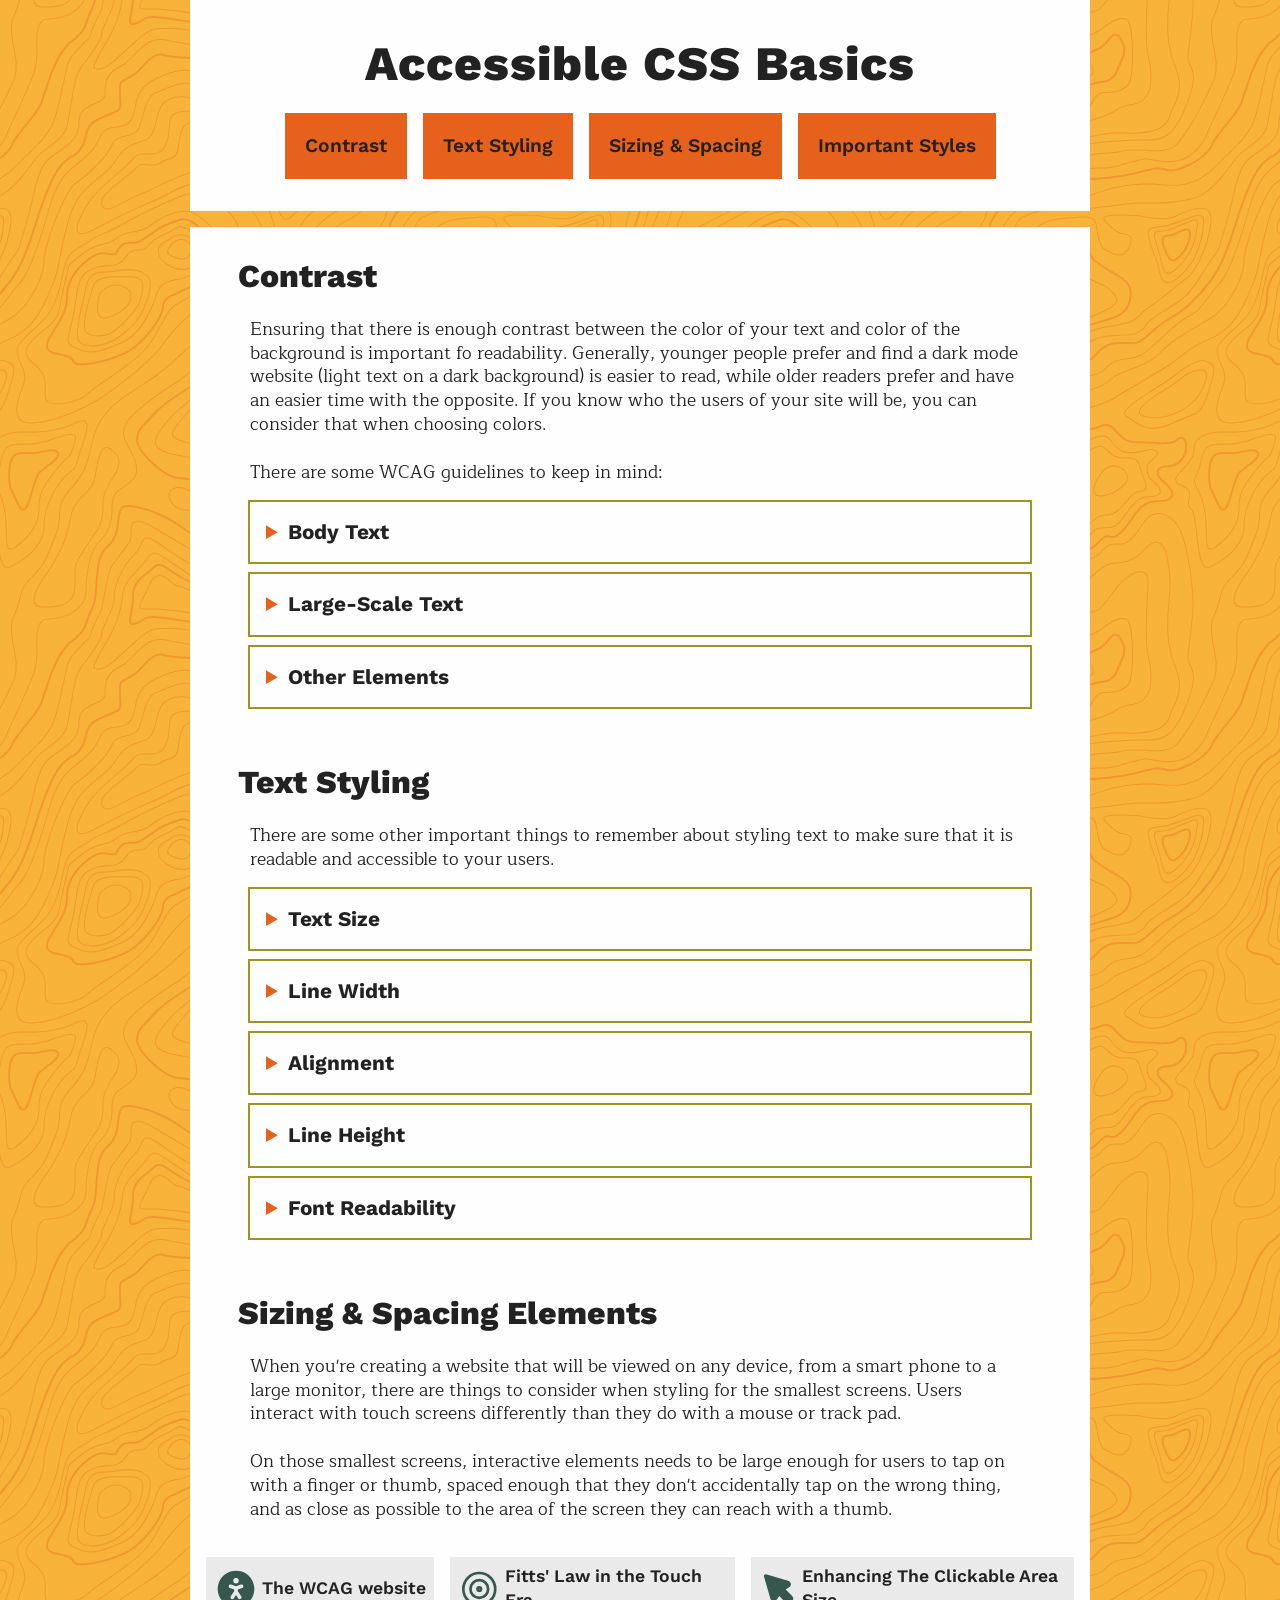
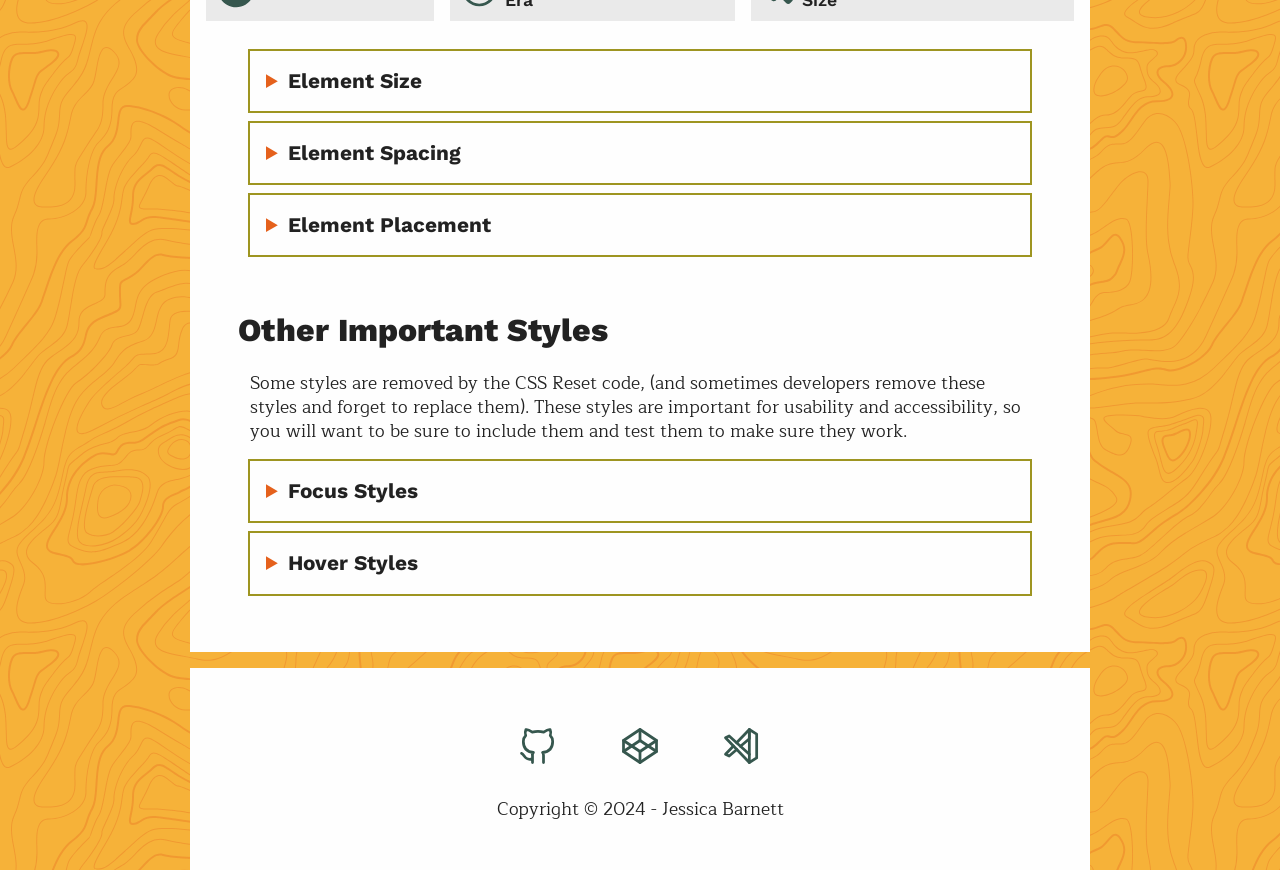
<file: accessible-css-basics/index.html>
<!DOCTYPE html>
<html lang="en">
    <head>
        <meta charset="utf-8">
        <meta name="viewport" content="width=device-width, initial-scale=1">
        <title>Accessible CSS Basics</title>
        <meta name="author" content="Andrew Munroe">
        <meta name="description" content="Learn more about the styles and settings to keep in mind as you write CSS for an accessible responsive website.">

        <!-- Favicon -->
        <link rel="shortcut icon" href="images/favicon.ico" type="image/x-icon">
        <link rel="icon" href="images/favicon.ico" type="image/x-icon">

        <!-- Google Fonts -->
        <link rel="preconnect" href="https://fonts.googleapis.com">
        <link rel="preconnect" href="https://fonts.gstatic.com" crossorigin>
        <link href="https://fonts.googleapis.com/css2?family=Maitree:wght@200;400;600;700&family=Work+Sans:ital,wght@0,100..900;1,100..900&display=swap" rel="stylesheet">

        <!-- Stylesheets -->
        <link href="styles.css" rel="stylesheet">
    </head>

    <body id="top">
        <a href="#main" id="skip">Skip to Main Content</a>
        <header>
            <h1>Accessible CSS Basics</h1>
            <nav aria-label="Main Navigation">
                <ul>
                    <li><a href="#contrast">Contrast</a></li>
                    <li><a href="#text">Text Styling</a></li>
                    <li><a href="#space">Sizing &amp; Spacing</a></li>
                    <li><a href="#important">Important Styles</a></li>
                </ul>
            </nav>
        </header>

        <main id="main">

            <!-- TO DO: Follow along as we check and correct any contrast issues on this page -->
            <section id="contrast">
                <!-- Read more at MDN: https://developer.mozilla.org/en-US/docs/Web/Accessibility/Understanding_WCAG/Perceivable/Color_contrast -->
                <h2>Contrast</h2>
                <p>Ensuring that there is enough contrast between the color of your text and color of the background is important fo readability. Generally, younger people prefer and find a dark mode website (light text on a dark background) is easier to read, while older readers prefer and have an easier time with the opposite. If you know who the users of your site will be, you can consider that when choosing colors.</p>
                <p>There are some WCAG guidelines to keep in mind:</p>
                <details>
                    <summary>Body Text</summary>
                    <p>Minimum Ratio (AA): 4.5:1</p>
                    <p>Enhanced Ratio (AAA): 7:1</p>
                </details>

                <details>
                    <summary>Large-Scale Text</summary>
                    <p>(This refers to text that is 120-150% larger than body text)</p>
                    <p>Minimum Ratio (AA): 3:1</p>
                    <p>Enhanced Ratio (AAA): 4.5:1</p>
                </details>

                <details>
                    <summary>Other Elements</summary>
                    <p>(This refers to active interface components and graphical objects such as icons and graphs)</p>
                    <p>Minimum Ratio (AA): 3:1</p>
                    <p>Enhanced Ratio (AAA): Not Defined</p>
                </details>
            </section>

            <!-- TO DO: Follow along as we review the text styles on the page and update them as necessary -->
            <section id="text">
                <h2>Text Styling</h2>
                <p>There are some other important things to remember about styling text to make sure that it is readable and accessible to your users.</p>

                <details>
                    <summary>Text Size</summary>
                    <p>Your text size at a minimum should be 16 pixels or <strong>1rem</strong> (preferred). By default most of the text on your page will display at this size, so it's important to remember not to make the font size smaller. You should also remember that it is better to use ems or rems than pixels for text sizing as those unites respect user preferences for larger font sizes by default.</p>
                </details>

                <details>
                    <summary>Line Width</summary>
                    <p>After a point, a line of text becomes too difficult to read when displayed on a wider screen. It's easier for a user to get lost when line widths are too wide. Aim for a maximum text width of <strong>approximately 50-75 characters</strong>.</p>
                </details>

                <details>
                    <summary>Alignment</summary>
                    <p>For text that displays on multiple lines (like a paragraph), ensure that you <strong>align it to the left</strong> (in English, we read from left to right). Just like lines of text that are too wide harm usability and readability, so does center alignment on text.</p>
                </details>

                <details>
                    <summary>Line Height</summary>
                    <p>The line height on your text indicates the amount of space between each line of text. After the CSS Reset, it is reset to a value of one, but it should be somewhere between <strong>1.35 and 1.5</strong> for readability. This can change depending on the font, and you do not have to include units.</p>
                </details>

                <details>
                    <summary>Font Readability</summary>
                    <p>Speaking of fonts, make sure you choose font families that are easy to read. Choosing something that is too decorative, or that displays well only at very large sizes makes your site more difficult to read. Imagine driving by a small sign with tiny text and a cursive font. Had a more readable font been used or made larger, you might actually be able to read that sign.</p>
                </details>

            </section>

            <!-- TO DO: Follow along as we ensure that the clickable elements on the page are sized and spaced correctly. These will be the links/icons in the footer -->
            <section id="space">
                <h2>Sizing &amp; Spacing Elements</h2>
                <p>When you're creating a website that will be viewed on any device, from a smart phone to a large monitor, there are things to consider when styling for the smallest screens. Users interact with touch screens differently than they do with a mouse or track pad.</p>

                <p>On those smallest screens, interactive elements needs to be large enough for users to tap on with a finger or thumb, spaced enough that they don't accidentally tap on the wrong thing, and as close as possible to the area of the screen they can reach with a thumb.</p>

                <ul>
                    <li>
                        <a href="https://www.w3.org/WAI/about/groups/agwg/">
                            <svg xmlns="http://www.w3.org/2000/svg" class="icon icon-tabler icon-tabler-accessible-off-filled filled" width="44" height="44" viewBox="0 0 24 24" stroke-width="1.5" stroke="#000000" fill="none" stroke-linecap="round" stroke-linejoin="round">
                                <path stroke="none" d="M0 0h24v24H0z" fill="none"/>
                                <path d="M17 3.34a10 10 0 1 1 -14.995 8.984l-.005 -.324l.005 -.324a10 10 0 0 1 14.995 -8.336zm-1.051 6.844a1 1 0 0 0 -1.152 -.663l-.113 .03l-2.684 .895l-2.684 -.895l-.113 -.03a1 1 0 0 0 -.628 1.884l.109 .044l2.316 .771v.976l-1.832 2.75l-.06 .1a1 1 0 0 0 .237 1.21l.1 .076l.101 .06a1 1 0 0 0 1.21 -.237l.076 -.1l1.168 -1.752l1.168 1.752l.07 .093a1 1 0 0 0 1.653 -1.102l-.059 -.1l-1.832 -2.75v-.977l2.316 -.771l.109 -.044a1 1 0 0 0 .524 -1.221zm-3.949 -4.184a1.5 1.5 0 1 0 0 3a1.5 1.5 0 0 0 0 -3z" stroke-width="0" />
                            </svg>
                            The WCAG website
                        </a>
                    </li>
                    <li>
                        <a href="https://www.smashingmagazine.com/2022/02/fitts-law-touch-era/">
                            <svg xmlns="http://www.w3.org/2000/svg" class="icon icon-tabler icon-tabler-target" width="44" height="44" viewBox="0 0 24 24" stroke-width="1.5" stroke="#000000" fill="none" stroke-linecap="round" stroke-linejoin="round">
                                <path stroke="none" d="M0 0h24v24H0z" fill="none"/>
                                <path d="M12 12m-1 0a1 1 0 1 0 2 0a1 1 0 1 0 -2 0" />
                                <path d="M12 12m-5 0a5 5 0 1 0 10 0a5 5 0 1 0 -10 0" />
                                <path d="M12 12m-9 0a9 9 0 1 0 18 0a9 9 0 1 0 -18 0" />
                            </svg>
                            Fitts' Law in the Touch Era
                        </a>
                    </li>
                    <li>
                        <a href="https://ishadeed.com/article/clickable-area/">
                            <svg xmlns="http://www.w3.org/2000/svg" class="icon icon-tabler icon-tabler-pointer-filled filled" width="44" height="44" viewBox="0 0 24 24" stroke-width="1.5" stroke="#000000" fill="none" stroke-linecap="round" stroke-linejoin="round">
                                <path stroke="none" d="M0 0h24v24H0z" fill="none"/>
                                <path d="M3.039 4.277l3.904 13.563c.185 .837 .92 1.516 1.831 1.642l.17 .016a2.2 2.2 0 0 0 1.982 -1.006l.045 -.078l1.4 -2.072l4.05 4.05a2.067 2.067 0 0 0 2.924 0l1.047 -1.047c.388 -.388 .606 -.913 .606 -1.461l-.008 -.182a2.067 2.067 0 0 0 -.598 -1.28l-4.047 -4.048l2.103 -1.412c.726 -.385 1.18 -1.278 1.053 -2.189a2.2 2.2 0 0 0 -1.701 -1.845l-13.524 -3.89a1 1 0 0 0 -1.236 1.24z" stroke-width="0" />
                            </svg>
                            Enhancing The Clickable Area Size
                        </a>
                    </li>
                </ul>

                <details>
                    <summary>Element Size</summary>
                    <p>Without a mouse, clicking on small elements can be difficult. Small clickable elements should be <strong>at least 42 pixels</strong> (square or rounded). Medium clickable elements should be 60 pixels, and large elements should be 72 pixels.</p>
                </details>

                <details>
                    <summary>Element Spacing</summary>
                    <p>Ensuring that your elements aren't crowded on the page also makes them easier to click. The spacing will depend on the size of the element, where <strong>smaller elements need more space between them and larger elements need less</strong>.</p>
                </details>

                <details>
                    <summary>Element Placement</summary>
                    <p>When using a smart phone, there are areas that are easy to reach while holding the device in one hand, and areas that are difficult to reach in the same situation. Placing important clickable elements in places where the user doesn't have to strain to reach them is a good practice.</p>
                </details>

            </section>

            <!-- TO DO: Follow along as we review, add, and adjust some the focus and hover styles on the page -->
            <section id="important">
                <h2>Other Important Styles</h2>
                <p>Some styles are removed by the CSS Reset code, (and sometimes developers remove these styles and forget to replace them). These styles are important for usability and accessibility, so you will want to be sure to include them and test them to make sure they work.</p>

                <details>
                    <summary>Focus Styles</summary>
                    <!-- Focus: https://developer.mozilla.org/en-US/docs/Web/CSS/:focus -->
                    <p><strong>Focus styles</strong> indicate to the user which element on they page they are interacting with from their keyboard. Focus should only work for interactive elements (links, buttons, form inputs, details/summary). These use an outline by default, but can be styled differently than the default. An outline on an element does not take up space on the page like a border does. It is not part of the box model.</p>
                </details>

                <details>
                    <summary>Hover Styles</summary>
                    <p>Also for interactive elements (those that the user can click on, like links and buttons), <strong>hover styles</strong> are important. The hover indicates to the user that the element is interactive. These styles should be obvious to the user when hovering. If they are too subtle they can be missed.</p> 
                </details>
            </section>

        </main>

        <footer>
            <section>
                <h2 class="sr-only">Coding Tools</h2>
                <a href="https://github.com/" aria-label="GitHub">
                    <svg xmlns="http://www.w3.org/2000/svg" class="icon icon-tabler icon-tabler-brand-github" width="22" height="22" viewBox="0 0 24 24" stroke-width="1.5" stroke="#000000" fill="none" stroke-linecap="round" stroke-linejoin="round">
                        <path stroke="none" d="M0 0h24v24H0z" fill="none"/>
                        <path d="M9 19c-4.3 1.4 -4.3 -2.5 -6 -3m12 5v-3.5c0 -1 .1 -1.4 -.5 -2c2.8 -.3 5.5 -1.4 5.5 -6a4.6 4.6 0 0 0 -1.3 -3.2a4.2 4.2 0 0 0 -.1 -3.2s-1.1 -.3 -3.5 1.3a12.3 12.3 0 0 0 -6.2 0c-2.4 -1.6 -3.5 -1.3 -3.5 -1.3a4.2 4.2 0 0 0 -.1 3.2a4.6 4.6 0 0 0 -1.3 3.2c0 4.6 2.7 5.7 5.5 6c-.6 .6 -.6 1.2 -.5 2v3.5" />
                    </svg>
                </a>
                <a href="https://codepen.io/" aria-label="Code Pen">
                    <svg xmlns="http://www.w3.org/2000/svg" class="icon icon-tabler icon-tabler-brand-codepen" width="22" height="22" viewBox="0 0 24 24" stroke-width="1.5" stroke="#000000" fill="none" stroke-linecap="round" stroke-linejoin="round">
                        <path stroke="none" d="M0 0h24v24H0z" fill="none"/>
                        <path d="M3 15l9 6l9 -6l-9 -6l-9 6" />
                        <path d="M3 9l9 6l9 -6l-9 -6l-9 6" />
                        <path d="M3 9l0 6" />
                        <path d="M21 9l0 6" />
                        <path d="M12 3l0 6" />
                        <path d="M12 15l0 6" />
                    </svg>
                </a>

                <a href="https://code.visualstudio.com/" aria-label="Visual Studio Code">
                    <svg xmlns="http://www.w3.org/2000/svg" class="icon icon-tabler icon-tabler-brand-vscode" width="22" height="22" viewBox="0 0 24 24" stroke-width="1.5" stroke="#000000" fill="none" stroke-linecap="round" stroke-linejoin="round">
                        <path stroke="none" d="M0 0h24v24H0z" fill="none"/>
                        <path d="M16 3v18l4 -2.5v-13z" />
                        <path d="M9.165 13.903l-4.165 3.597l-2 -1l4.333 -4.5m1.735 -1.802l6.932 -7.198v5l-4.795 4.141" />
                        <path d="M16 16.5l-11 -10l-2 1l13 13.5" />
                    </svg>
                </a>
            </section>
            <p>Copyright &copy; <span>2024</span> - Jessica Barnett</p>
        </footer>
    </body>
</html>
</file>
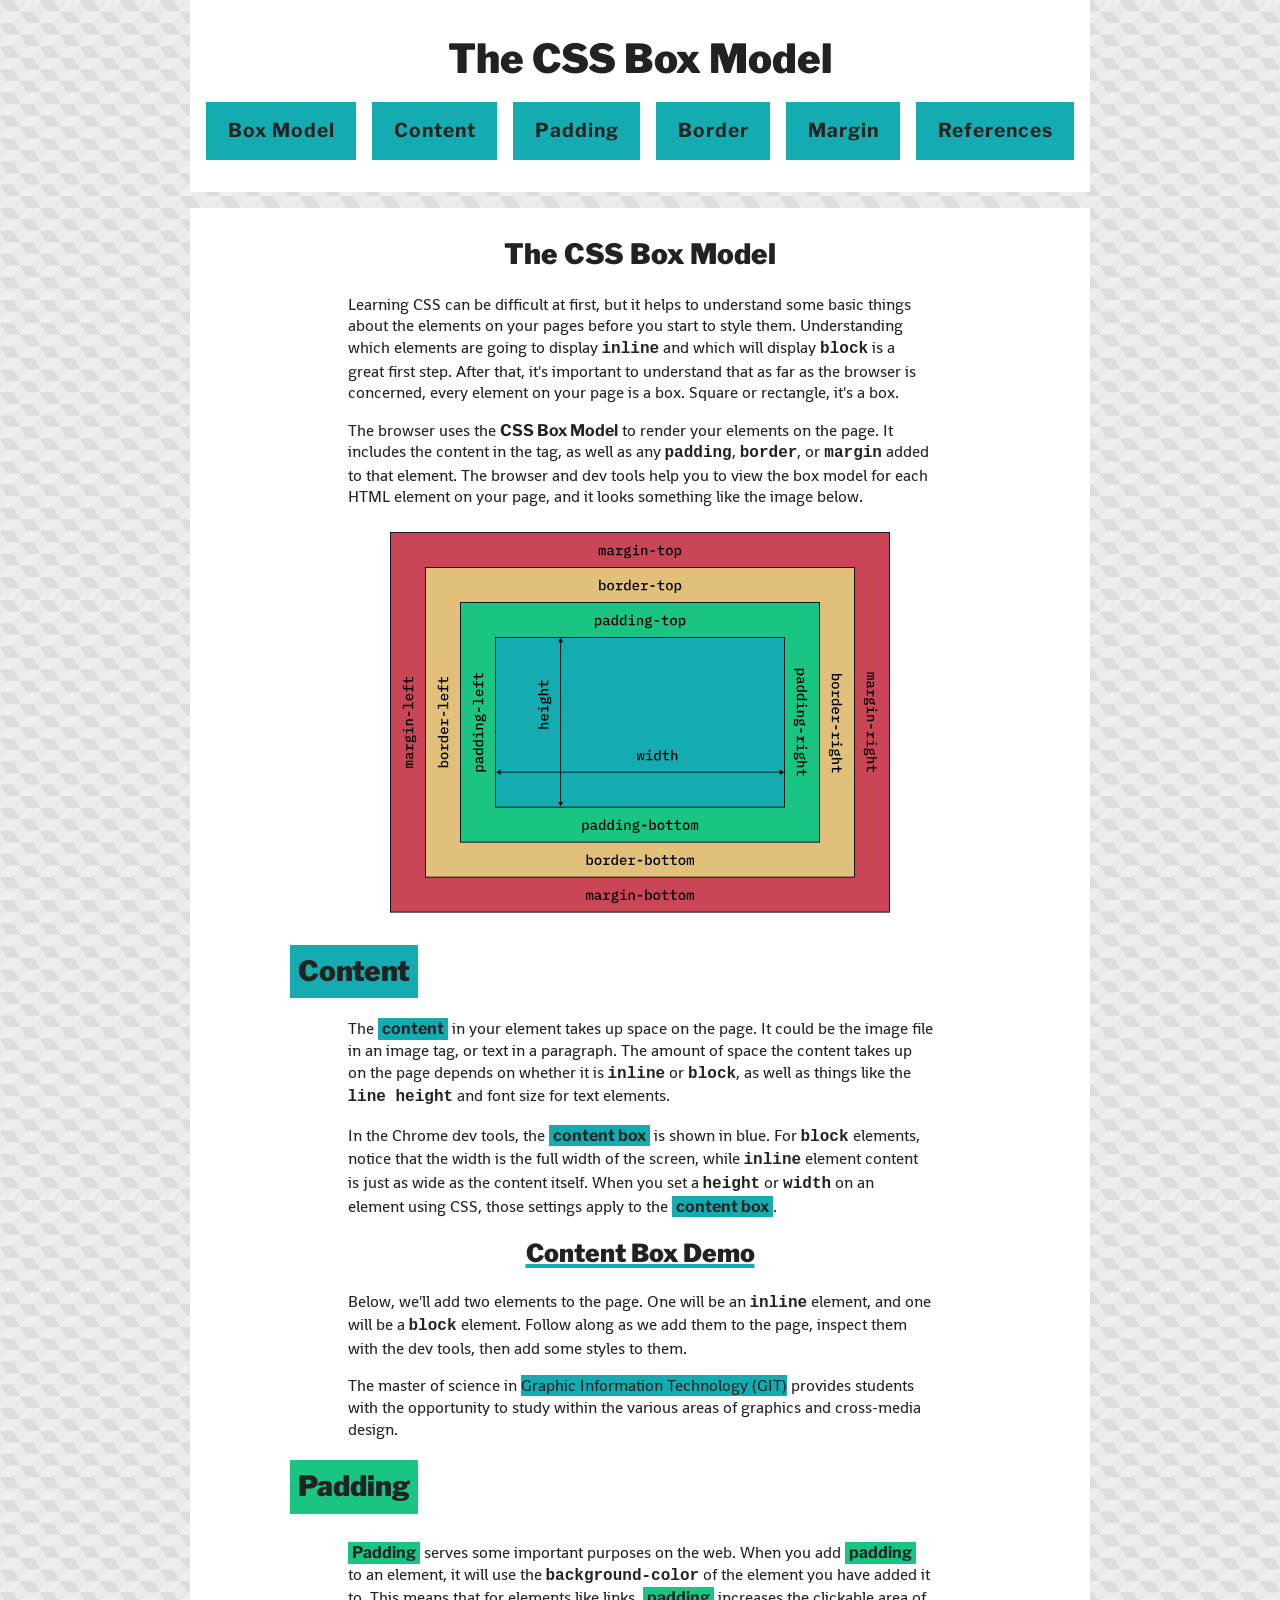
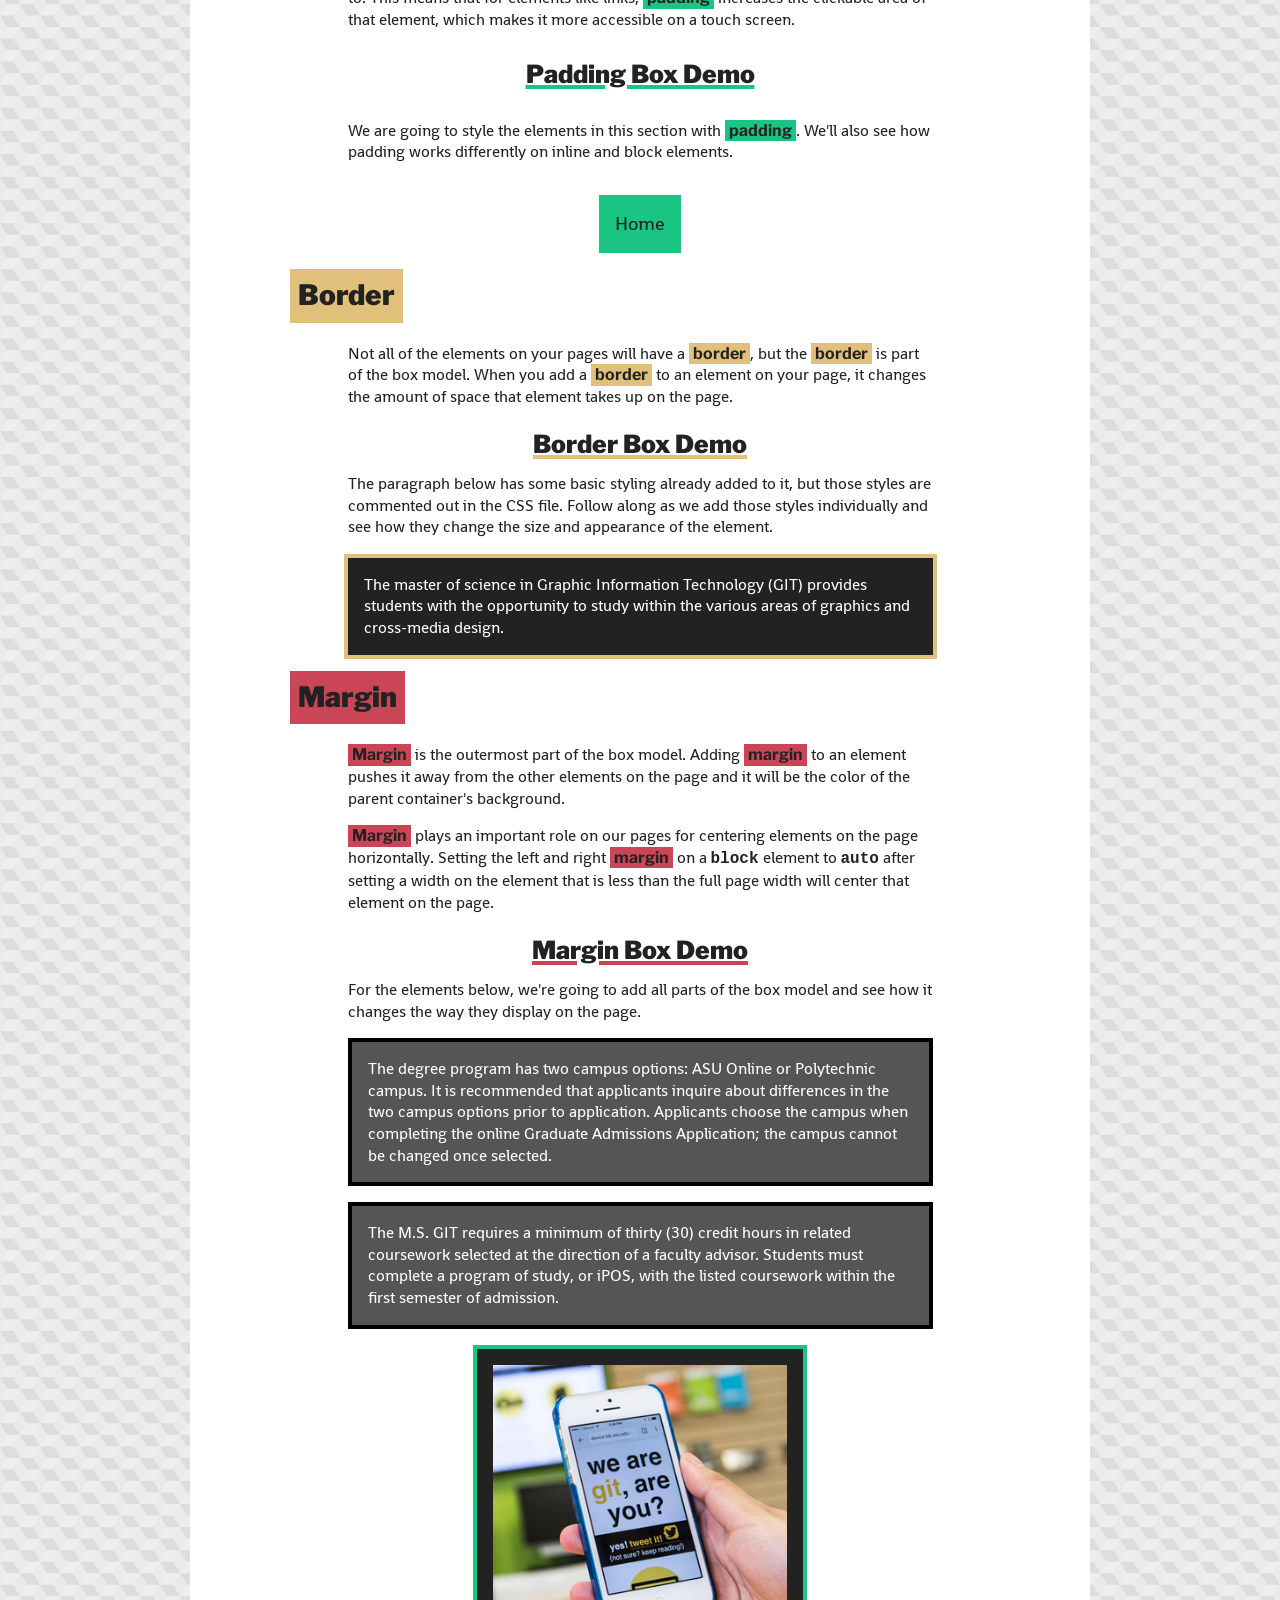
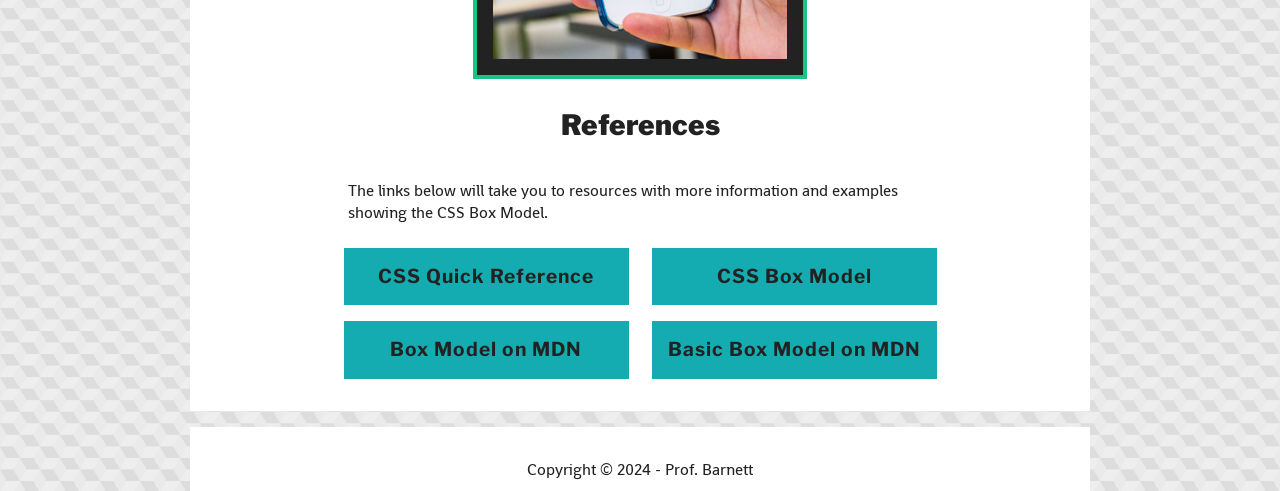
<file: css-box-model/index.html>
<!DOCTYPE html>
<html lang="en">
    <head>
        <meta charset="utf-8">
        <meta name="viewport" content="width=device-width, initial-scale=1.0">
        <title>Document</title>
        <meta name="author" content="Prof. Barnett">
        <meta name="description" content="Practice learning and using styles to control the parts of the CSS box model on your pages.">

        <!-- Favicon -->
        <link rel="shortcut icon" href="images/favicon.ico" type="image/x-icon">
        <link rel="icon" href="images/favicon.ico" type="image/x-icon">

        <!-- Custom Fonts: Libre Franklin and Shanti -->
        <link rel="preconnect" href="https://fonts.googleapis.com">
        <link rel="preconnect" href="https://fonts.gstatic.com" crossorigin>
        <link href="https://fonts.googleapis.com/css2?family=Libre+Franklin:ital,wght@0,100..900;1,100..900&family=Shanti&display=swap" rel="stylesheet">

        <!-- Custom Styles -->
        <link rel="stylesheet" href="styles.css">
    </head>
    <body>
        <a href="#main-content" id="skip">Skip to Main Content</a>
        <header>
            <h1>The CSS Box Model</h1>
            <nav aria-label="Main Navigation">
                <ul>
                    <li><a href="#box">Box Model</a></li>
                    <li><a href="#content">Content</a></li>
                    <li><a href="#padding">Padding</a></li>
                    <li><a href="#border">Border</a></li>
                    <li><a href="#margin">Margin</a></li>
                    <li><a href="#refs">References</a></li>
                </ul>
            </nav>
        </header>

        <main id="main-content">

            <section id="box">
                <h2>The CSS Box Model</h2>
                <p>Learning CSS can be difficult at first, but it helps to understand some basic things about the elements on your pages before you start to style them. Understanding which elements are going to display <code>inline</code> and which will display <code>block</code> is a great first step. After that, it's important to understand that as far as the browser is concerned, every element on your page is a box. Square or rectangle, it's a box.</p>

                <p>The browser uses the <strong>CSS Box Model</strong> to render your elements on the page. It includes the content in the tag, as well as any <code>padding</code>, <code>border</code>, or <code>margin</code> added to that element. The browser and dev tools help you to view the box model for each HTML element on your page, and it looks something like the image below.</p>

                <div>
                    <svg width="1143" height="870" viewBox="0 0 1143 870" fill="none" xmlns="http://www.w3.org/2000/svg">
                        <rect x="1" y="1" width="1141" height="868" fill="#CA4657" stroke="black" stroke-width="2"/>
                        <rect x="81" y="81" width="981" height="708" fill="#E1C07C" stroke="black" stroke-width="2"/>
                        <rect x="161" y="161" width="821" height="548" fill="#1AC482" stroke="black" stroke-width="2"/>
                        <rect x="241" y="241" width="661" height="388" fill="#14ACB0" stroke="black" stroke-width="2"/>
                        <path d="M468.497 196.488H471.985V199.304H472.177C472.667 198.301 473.318 197.523 474.129 196.968C474.939 196.392 475.953 196.104 477.169 196.104C479.11 196.104 480.657 196.829 481.809 198.28C482.961 199.731 483.537 201.885 483.537 204.744C483.537 207.603 482.961 209.757 481.809 211.208C480.657 212.659 479.11 213.384 477.169 213.384C475.953 213.384 474.939 213.107 474.129 212.552C473.318 211.976 472.667 211.187 472.177 210.184H471.985V219.4H468.497V196.488ZM475.729 210.536C477.051 210.536 478.065 210.131 478.769 209.32C479.494 208.509 479.857 207.432 479.857 206.088V203.4C479.857 202.056 479.494 200.979 478.769 200.168C478.065 199.357 477.051 198.952 475.729 198.952C475.217 198.952 474.737 199.016 474.289 199.144C473.841 199.272 473.446 199.464 473.105 199.72C472.763 199.976 472.486 200.296 472.273 200.68C472.081 201.043 471.985 201.48 471.985 201.992V207.496C471.985 208.008 472.081 208.456 472.273 208.84C472.486 209.203 472.763 209.512 473.105 209.768C473.446 210.024 473.841 210.216 474.289 210.344C474.737 210.472 475.217 210.536 475.729 210.536ZM500.9 213C499.898 213 499.14 212.744 498.628 212.232C498.138 211.72 497.839 211.048 497.732 210.216H497.572C497.252 211.219 496.666 211.997 495.812 212.552C494.98 213.107 493.914 213.384 492.612 213.384C490.927 213.384 489.583 212.947 488.58 212.072C487.578 211.176 487.076 209.949 487.076 208.392C487.076 206.792 487.663 205.576 488.836 204.744C490.031 203.891 491.855 203.464 494.308 203.464H497.476V202.184C497.476 199.944 496.292 198.824 493.924 198.824C492.858 198.824 491.994 199.037 491.332 199.464C490.671 199.869 490.116 200.413 489.668 201.096L487.588 199.4C488.058 198.504 488.847 197.736 489.956 197.096C491.066 196.435 492.495 196.104 494.244 196.104C496.335 196.104 497.978 196.605 499.172 197.608C500.367 198.611 500.964 200.061 500.964 201.96V210.248H503.044V213H500.9ZM493.604 210.824C494.735 210.824 495.663 210.568 496.388 210.056C497.114 209.544 497.476 208.883 497.476 208.072V205.672H494.372C491.855 205.672 490.596 206.429 490.596 207.944V208.584C490.596 209.331 490.863 209.896 491.396 210.28C491.93 210.643 492.666 210.824 493.604 210.824ZM517.528 210.184H517.336C516.845 211.187 516.194 211.976 515.384 212.552C514.573 213.107 513.56 213.384 512.344 213.384C510.402 213.384 508.856 212.659 507.704 211.208C506.552 209.757 505.976 207.603 505.976 204.744C505.976 201.885 506.552 199.731 507.704 198.28C508.856 196.829 510.402 196.104 512.344 196.104C513.56 196.104 514.573 196.392 515.384 196.968C516.194 197.523 516.845 198.301 517.336 199.304H517.528V189.32H521.016V213H517.528V210.184ZM513.784 210.536C514.296 210.536 514.776 210.472 515.224 210.344C515.672 210.216 516.066 210.024 516.408 209.768C516.749 209.512 517.016 209.203 517.208 208.84C517.421 208.456 517.528 208.008 517.528 207.496V201.992C517.528 201.48 517.421 201.043 517.208 200.68C517.016 200.296 516.749 199.976 516.408 199.72C516.066 199.464 515.672 199.272 515.224 199.144C514.776 199.016 514.296 198.952 513.784 198.952C512.461 198.952 511.437 199.357 510.712 200.168C510.008 200.979 509.656 202.056 509.656 203.4V206.088C509.656 207.432 510.008 208.509 510.712 209.32C511.437 210.131 512.461 210.536 513.784 210.536ZM536.715 210.184H536.523C536.033 211.187 535.382 211.976 534.571 212.552C533.761 213.107 532.747 213.384 531.531 213.384C529.59 213.384 528.043 212.659 526.891 211.208C525.739 209.757 525.163 207.603 525.163 204.744C525.163 201.885 525.739 199.731 526.891 198.28C528.043 196.829 529.59 196.104 531.531 196.104C532.747 196.104 533.761 196.392 534.571 196.968C535.382 197.523 536.033 198.301 536.523 199.304H536.715V189.32H540.203V213H536.715V210.184ZM532.971 210.536C533.483 210.536 533.963 210.472 534.411 210.344C534.859 210.216 535.254 210.024 535.595 209.768C535.937 209.512 536.203 209.203 536.395 208.84C536.609 208.456 536.715 208.008 536.715 207.496V201.992C536.715 201.48 536.609 201.043 536.395 200.68C536.203 200.296 535.937 199.976 535.595 199.72C535.254 199.464 534.859 199.272 534.411 199.144C533.963 199.016 533.483 198.952 532.971 198.952C531.649 198.952 530.625 199.357 529.899 200.168C529.195 200.979 528.843 202.056 528.843 203.4V206.088C528.843 207.432 529.195 208.509 529.899 209.32C530.625 210.131 531.649 210.536 532.971 210.536ZM553.343 193.48C552.447 193.48 551.817 193.299 551.455 192.936C551.113 192.573 550.943 192.125 550.943 191.592V190.92C550.943 190.387 551.113 189.939 551.455 189.576C551.817 189.213 552.436 189.032 553.311 189.032C554.207 189.032 554.825 189.213 555.167 189.576C555.529 189.939 555.711 190.387 555.711 190.92V191.592C555.711 192.125 555.529 192.573 555.167 192.936C554.825 193.299 554.217 193.48 553.343 193.48ZM545.951 210.184H551.583V199.304H545.951V196.488H555.071V210.184H560.351V213H545.951V210.184ZM564.594 213V196.488H568.082V199.304H568.242C568.413 198.877 568.626 198.472 568.882 198.088C569.16 197.683 569.49 197.341 569.874 197.064C570.258 196.765 570.706 196.531 571.218 196.36C571.73 196.189 572.328 196.104 573.01 196.104C574.674 196.104 576.018 196.648 577.042 197.736C578.066 198.824 578.578 200.371 578.578 202.376V213H575.09V202.888C575.09 200.264 573.949 198.952 571.666 198.952C571.218 198.952 570.781 199.016 570.354 199.144C569.928 199.251 569.544 199.421 569.202 199.656C568.861 199.891 568.584 200.189 568.37 200.552C568.178 200.915 568.082 201.331 568.082 201.8V213H564.594ZM599.334 214.792C599.334 216.499 598.619 217.757 597.19 218.568C595.76 219.379 593.584 219.784 590.662 219.784C589.232 219.784 588.027 219.688 587.046 219.496C586.086 219.325 585.296 219.069 584.678 218.728C584.08 218.387 583.643 217.971 583.366 217.48C583.11 216.989 582.982 216.435 582.982 215.816C582.982 214.92 583.227 214.216 583.718 213.704C584.23 213.213 584.944 212.851 585.862 212.616V212.296C585.307 212.083 584.859 211.784 584.518 211.4C584.198 211.016 584.038 210.515 584.038 209.896C584.038 209.085 584.315 208.477 584.87 208.072C585.424 207.645 586.139 207.325 587.014 207.112V206.952C586.011 206.483 585.232 205.821 584.678 204.968C584.123 204.115 583.846 203.091 583.846 201.896C583.846 201.021 584.006 200.232 584.326 199.528C584.646 198.803 585.094 198.195 585.67 197.704C586.267 197.192 586.971 196.797 587.782 196.52C588.614 196.243 589.542 196.104 590.566 196.104C591.718 196.104 592.752 196.285 593.67 196.648V196.104C593.67 195.464 593.851 194.931 594.214 194.504C594.576 194.077 595.131 193.864 595.878 193.864H598.886V196.616H595.046V197.384C595.771 197.875 596.326 198.504 596.71 199.272C597.094 200.019 597.286 200.893 597.286 201.896C597.286 202.771 597.126 203.571 596.806 204.296C596.486 205 596.027 205.608 595.43 206.12C594.854 206.611 594.15 206.995 593.318 207.272C592.507 207.528 591.59 207.656 590.566 207.656C589.84 207.656 589.158 207.592 588.518 207.464C588.134 207.571 587.75 207.752 587.366 208.008C586.982 208.264 586.79 208.616 586.79 209.064C586.79 209.576 587.035 209.896 587.526 210.024C588.016 210.152 588.624 210.216 589.35 210.216H593.062C595.28 210.216 596.88 210.643 597.862 211.496C598.843 212.328 599.334 213.427 599.334 214.792ZM596.07 215.016C596.07 214.461 595.846 214.013 595.398 213.672C594.95 213.352 594.139 213.192 592.966 213.192H587.238C586.427 213.576 586.022 214.195 586.022 215.048C586.022 215.667 586.278 216.2 586.79 216.648C587.323 217.096 588.198 217.32 589.414 217.32H592.006C593.328 217.32 594.331 217.117 595.014 216.712C595.718 216.328 596.07 215.763 596.07 215.016ZM590.566 205.256C591.696 205.256 592.528 204.989 593.062 204.456C593.595 203.923 593.862 203.208 593.862 202.312V201.448C593.862 200.552 593.595 199.837 593.062 199.304C592.528 198.771 591.696 198.504 590.566 198.504C589.435 198.504 588.603 198.771 588.07 199.304C587.536 199.837 587.27 200.552 587.27 201.448V202.312C587.27 203.208 587.536 203.923 588.07 204.456C588.603 204.989 589.435 205.256 590.566 205.256ZM605.049 205V201.512H614.713V205H605.049ZM630.061 213C628.61 213 627.543 212.616 626.861 211.848C626.178 211.059 625.837 210.045 625.837 208.808V199.304H620.749V196.488H624.365C624.983 196.488 625.421 196.371 625.677 196.136C625.933 195.88 626.061 195.432 626.061 194.792V190.664H629.325V196.488H636.365V199.304H629.325V210.184H636.365V213H630.061ZM648.256 213.384C647.04 213.384 645.942 213.181 644.96 212.776C644 212.371 643.179 211.795 642.496 211.048C641.835 210.301 641.323 209.395 640.96 208.328C640.598 207.261 640.416 206.067 640.416 204.744C640.416 203.421 640.598 202.227 640.96 201.16C641.323 200.093 641.835 199.187 642.496 198.44C643.179 197.693 644 197.117 644.96 196.712C645.942 196.307 647.04 196.104 648.256 196.104C649.472 196.104 650.56 196.307 651.52 196.712C652.502 197.117 653.323 197.693 653.984 198.44C654.667 199.187 655.19 200.093 655.552 201.16C655.915 202.227 656.096 203.421 656.096 204.744C656.096 206.067 655.915 207.261 655.552 208.328C655.19 209.395 654.667 210.301 653.984 211.048C653.323 211.795 652.502 212.371 651.52 212.776C650.56 213.181 649.472 213.384 648.256 213.384ZM648.256 210.632C649.536 210.632 650.55 210.248 651.296 209.48C652.064 208.691 652.448 207.528 652.448 205.992V203.496C652.448 201.96 652.064 200.808 651.296 200.04C650.55 199.251 649.536 198.856 648.256 198.856C646.976 198.856 645.952 199.251 645.184 200.04C644.438 200.808 644.064 201.96 644.064 203.496V205.992C644.064 207.528 644.438 208.691 645.184 209.48C645.952 210.248 646.976 210.632 648.256 210.632ZM660.372 196.488H663.86V199.304H664.052C664.542 198.301 665.193 197.523 666.004 196.968C666.814 196.392 667.828 196.104 669.044 196.104C670.985 196.104 672.532 196.829 673.684 198.28C674.836 199.731 675.412 201.885 675.412 204.744C675.412 207.603 674.836 209.757 673.684 211.208C672.532 212.659 670.985 213.384 669.044 213.384C667.828 213.384 666.814 213.107 666.004 212.552C665.193 211.976 664.542 211.187 664.052 210.184H663.86V219.4H660.372V196.488ZM667.604 210.536C668.926 210.536 669.94 210.131 670.644 209.32C671.369 208.509 671.732 207.432 671.732 206.088V203.4C671.732 202.056 671.369 200.979 670.644 200.168C669.94 199.357 668.926 198.952 667.604 198.952C667.092 198.952 666.612 199.016 666.164 199.144C665.716 199.272 665.321 199.464 664.98 199.72C664.638 199.976 664.361 200.296 664.148 200.68C663.956 201.043 663.86 201.48 663.86 201.992V207.496C663.86 208.008 663.956 208.456 664.148 208.84C664.361 209.203 664.638 209.512 664.98 209.768C665.321 210.024 665.716 210.216 666.164 210.344C666.612 210.472 667.092 210.536 667.604 210.536Z" fill="black"/>
                        <path d="M196.488 547.597L196.488 544.109L199.304 544.109L199.304 543.917C198.301 543.426 197.523 542.776 196.968 541.965C196.392 541.154 196.104 540.141 196.104 538.925C196.104 536.984 196.829 535.437 198.28 534.285C199.731 533.133 201.885 532.557 204.744 532.557C207.603 532.557 209.757 533.133 211.208 534.285C212.659 535.437 213.384 536.984 213.384 538.925C213.384 540.141 213.107 541.154 212.552 541.965C211.976 542.776 211.187 543.426 210.184 543.917L210.184 544.109L219.4 544.109L219.4 547.597L196.488 547.597ZM210.536 540.365C210.536 539.042 210.131 538.029 209.32 537.325C208.509 536.6 207.432 536.237 206.088 536.237L203.4 536.237C202.056 536.237 200.979 536.6 200.168 537.325C199.357 538.029 198.952 539.042 198.952 540.365C198.952 540.877 199.016 541.357 199.144 541.805C199.272 542.253 199.464 542.648 199.72 542.989C199.976 543.33 200.296 543.608 200.68 543.821C201.043 544.013 201.48 544.109 201.992 544.109L207.496 544.109C208.008 544.109 208.456 544.013 208.84 543.821C209.203 543.608 209.512 543.33 209.768 542.989C210.024 542.648 210.216 542.253 210.344 541.805C210.472 541.357 210.536 540.877 210.536 540.365ZM213 515.193C213 516.196 212.744 516.953 212.232 517.465C211.72 517.956 211.048 518.255 210.216 518.361L210.216 518.521C211.219 518.841 211.997 519.428 212.552 520.281C213.107 521.113 213.384 522.18 213.384 523.481C213.384 525.167 212.947 526.511 212.072 527.513C211.176 528.516 209.949 529.017 208.392 529.017C206.792 529.017 205.576 528.431 204.744 527.257C203.891 526.063 203.464 524.239 203.464 521.785L203.464 518.617L202.184 518.617C199.944 518.617 198.824 519.801 198.824 522.169C198.824 523.236 199.037 524.1 199.464 524.761C199.869 525.423 200.413 525.977 201.096 526.425L199.4 528.505C198.504 528.036 197.736 527.247 197.096 526.137C196.435 525.028 196.104 523.599 196.104 521.849C196.104 519.759 196.605 518.116 197.608 516.921C198.611 515.727 200.061 515.129 201.96 515.129L210.248 515.129L210.248 513.049L213 513.049L213 515.193ZM210.824 522.489C210.824 521.359 210.568 520.431 210.056 519.705C209.544 518.98 208.883 518.617 208.072 518.617L205.672 518.617L205.672 521.721C205.672 524.239 206.429 525.497 207.944 525.497L208.584 525.497C209.331 525.497 209.896 525.231 210.28 524.697C210.643 524.164 210.824 523.428 210.824 522.489ZM210.184 498.566L210.184 498.758C211.187 499.249 211.976 499.899 212.552 500.71C213.107 501.521 213.384 502.534 213.384 503.75C213.384 505.691 212.659 507.238 211.208 508.39C209.757 509.542 207.603 510.118 204.744 510.118C201.885 510.118 199.731 509.542 198.28 508.39C196.829 507.238 196.104 505.691 196.104 503.75C196.104 502.534 196.392 501.521 196.968 500.71C197.523 499.899 198.301 499.249 199.304 498.758L199.304 498.566L189.32 498.566L189.32 495.078L213 495.078L213 498.566L210.184 498.566ZM210.536 502.31C210.536 501.798 210.472 501.318 210.344 500.87C210.216 500.422 210.024 500.027 209.768 499.686C209.512 499.345 209.203 499.078 208.84 498.886C208.456 498.673 208.008 498.566 207.496 498.566L201.992 498.566C201.48 498.566 201.043 498.673 200.68 498.886C200.296 499.078 199.976 499.345 199.72 499.686C199.464 500.027 199.272 500.422 199.144 500.87C199.016 501.318 198.952 501.798 198.952 502.31C198.952 503.633 199.357 504.657 200.168 505.382C200.979 506.086 202.056 506.438 203.4 506.438L206.088 506.438C207.432 506.438 208.509 506.086 209.32 505.382C210.131 504.657 210.536 503.633 210.536 502.31ZM210.184 479.378L210.184 479.57C211.187 480.061 211.976 480.712 212.552 481.522C213.107 482.333 213.384 483.346 213.384 484.562C213.384 486.504 212.659 488.05 211.208 489.202C209.757 490.354 207.603 490.93 204.744 490.93C201.885 490.93 199.731 490.354 198.28 489.202C196.829 488.05 196.104 486.504 196.104 484.562C196.104 483.346 196.392 482.333 196.968 481.522C197.523 480.712 198.301 480.061 199.304 479.57L199.304 479.378L189.32 479.378L189.32 475.89L213 475.89L213 479.378L210.184 479.378ZM210.536 483.122C210.536 482.61 210.472 482.13 210.344 481.682C210.216 481.234 210.024 480.84 209.768 480.498C209.512 480.157 209.203 479.89 208.84 479.698C208.456 479.485 208.008 479.378 207.496 479.378L201.992 479.378C201.48 479.378 201.043 479.485 200.68 479.698C200.296 479.89 199.976 480.157 199.72 480.498C199.464 480.84 199.272 481.234 199.144 481.682C199.016 482.13 198.952 482.61 198.952 483.122C198.952 484.445 199.357 485.469 200.168 486.194C200.979 486.898 202.056 487.25 203.4 487.25L206.088 487.25C207.432 487.25 208.509 486.898 209.32 486.194C210.131 485.469 210.536 484.445 210.536 483.122ZM193.48 462.751C193.48 463.647 193.299 464.276 192.936 464.639C192.573 464.98 192.125 465.151 191.592 465.151L190.92 465.151C190.387 465.151 189.939 464.98 189.576 464.639C189.213 464.276 189.032 463.658 189.032 462.783C189.032 461.887 189.213 461.268 189.576 460.927C189.939 460.564 190.387 460.383 190.92 460.383L191.592 460.383C192.125 460.383 192.573 460.564 192.936 460.927C193.299 461.268 193.48 461.876 193.48 462.751ZM210.184 470.143L210.184 464.511L199.304 464.511L199.304 470.143L196.488 470.143L196.488 461.023L210.184 461.023L210.184 455.743L213 455.743L213 470.143L210.184 470.143ZM213 451.499L196.488 451.499L196.488 448.011L199.304 448.011L199.304 447.851C198.877 447.681 198.472 447.467 198.088 447.211C197.683 446.934 197.341 446.603 197.064 446.219C196.765 445.835 196.531 445.387 196.36 444.875C196.189 444.363 196.104 443.766 196.104 443.083C196.104 441.419 196.648 440.075 197.736 439.051C198.824 438.027 200.371 437.515 202.376 437.515L213 437.515L213 441.003L202.888 441.003C200.264 441.003 198.952 442.145 198.952 444.427C198.952 444.875 199.016 445.313 199.144 445.739C199.251 446.166 199.421 446.55 199.656 446.891C199.891 447.233 200.189 447.51 200.552 447.723C200.915 447.915 201.331 448.011 201.8 448.011L213 448.011L213 451.499ZM214.792 416.76C216.499 416.76 217.757 417.475 218.568 418.904C219.379 420.333 219.784 422.509 219.784 425.432C219.784 426.861 219.688 428.067 219.496 429.048C219.325 430.008 219.069 430.797 218.728 431.416C218.387 432.013 217.971 432.451 217.48 432.728C216.989 432.984 216.435 433.112 215.816 433.112C214.92 433.112 214.216 432.867 213.704 432.376C213.213 431.864 212.851 431.149 212.616 430.232L212.296 430.232C212.083 430.787 211.784 431.235 211.4 431.576C211.016 431.896 210.515 432.056 209.896 432.056C209.085 432.056 208.477 431.779 208.072 431.224C207.645 430.669 207.325 429.955 207.112 429.08L206.952 429.08C206.483 430.083 205.821 430.861 204.968 431.416C204.115 431.971 203.091 432.248 201.896 432.248C201.021 432.248 200.232 432.088 199.528 431.768C198.803 431.448 198.195 431 197.704 430.424C197.192 429.827 196.797 429.123 196.52 428.312C196.243 427.48 196.104 426.552 196.104 425.528C196.104 424.376 196.285 423.341 196.648 422.424L196.104 422.424C195.464 422.424 194.931 422.243 194.504 421.88C194.077 421.517 193.864 420.963 193.864 420.216L193.864 417.208L196.616 417.208L196.616 421.048L197.384 421.048C197.875 420.323 198.504 419.768 199.272 419.384C200.019 419 200.893 418.808 201.896 418.808C202.771 418.808 203.571 418.968 204.296 419.288C205 419.608 205.608 420.067 206.12 420.664C206.611 421.24 206.995 421.944 207.272 422.776C207.528 423.587 207.656 424.504 207.656 425.528C207.656 426.253 207.592 426.936 207.464 427.576C207.571 427.96 207.752 428.344 208.008 428.728C208.264 429.112 208.616 429.304 209.064 429.304C209.576 429.304 209.896 429.059 210.024 428.568C210.152 428.077 210.216 427.469 210.216 426.744L210.216 423.032C210.216 420.813 210.643 419.213 211.496 418.232C212.328 417.251 213.427 416.76 214.792 416.76ZM215.016 420.024C214.461 420.024 214.013 420.248 213.672 420.696C213.352 421.144 213.192 421.955 213.192 423.128L213.192 428.856C213.576 429.667 214.195 430.072 215.048 430.072C215.667 430.072 216.2 429.816 216.648 429.304C217.096 428.771 217.32 427.896 217.32 426.68L217.32 424.088C217.32 422.765 217.117 421.763 216.712 421.08C216.328 420.376 215.763 420.024 215.016 420.024ZM205.256 425.528C205.256 424.397 204.989 423.565 204.456 423.032C203.923 422.499 203.208 422.232 202.312 422.232L201.448 422.232C200.552 422.232 199.837 422.499 199.304 423.032C198.771 423.565 198.504 424.397 198.504 425.528C198.504 426.659 198.771 427.491 199.304 428.024C199.837 428.557 200.552 428.824 201.448 428.824L202.312 428.824C203.208 428.824 203.923 428.557 204.456 428.024C204.989 427.491 205.256 426.659 205.256 425.528ZM205 411.044L201.512 411.044L201.512 401.38L205 401.38L205 411.044ZM210.184 394.225L210.184 388.753L192.136 388.753L192.136 394.225L189.32 394.225L189.32 385.265L210.184 385.265L210.184 379.793L213 379.793L213 394.225L210.184 394.225ZM213.384 367.485C213.384 368.744 213.181 369.875 212.776 370.877C212.371 371.88 211.795 372.723 211.048 373.405C210.301 374.088 209.405 374.611 208.36 374.973C207.293 375.336 206.099 375.517 204.776 375.517C203.453 375.517 202.259 375.336 201.192 374.973C200.125 374.589 199.219 374.067 198.472 373.405C197.704 372.723 197.117 371.901 196.712 370.941C196.307 369.981 196.104 368.915 196.104 367.741C196.104 366.589 196.307 365.544 196.712 364.605C197.096 363.667 197.651 362.867 198.376 362.205C199.101 361.544 199.965 361.043 200.968 360.701C201.971 360.339 203.08 360.157 204.296 360.157L205.608 360.157L205.608 371.997L206.152 371.997C207.453 371.997 208.52 371.592 209.352 370.781C210.163 369.971 210.568 368.851 210.568 367.421C210.568 366.355 210.344 365.448 209.896 364.701C209.427 363.933 208.808 363.315 208.04 362.845L209.96 360.669C210.92 361.224 211.731 362.077 212.392 363.229C213.053 364.36 213.384 365.779 213.384 367.485ZM198.76 367.741C198.76 368.36 198.867 368.936 199.08 369.469C199.293 369.981 199.603 370.429 200.008 370.813C200.392 371.176 200.851 371.464 201.384 371.677C201.917 371.891 202.504 371.997 203.144 371.997L203.368 371.997L203.368 363.709L203.048 363.709C201.747 363.709 200.712 364.083 199.944 364.829C199.155 365.555 198.76 366.525 198.76 367.741ZM210.184 355.754L210.184 350.474L199.304 350.474L199.304 356.074L196.488 356.074L196.488 350.474L193.512 350.474C192.275 350.474 191.272 350.133 190.504 349.45C189.715 348.767 189.32 347.701 189.32 346.25L189.32 340.682L192.136 340.682L192.136 346.986L196.488 346.986L196.488 340.682L199.304 340.682L199.304 346.986L210.184 346.986L210.184 341.418L213 341.418L213 355.754L210.184 355.754ZM213 328.47C213 329.921 212.616 330.988 211.848 331.67C211.059 332.353 210.045 332.694 208.808 332.694L199.304 332.694L199.304 337.782L196.488 337.782L196.488 334.166C196.488 333.548 196.371 333.11 196.136 332.854C195.88 332.598 195.432 332.47 194.792 332.47L190.664 332.47L190.664 329.206L196.488 329.206L196.488 322.166L199.304 322.166L199.304 329.206L210.184 329.206L210.184 322.166L213 322.166L213 328.47Z" fill="black"/>
                        <path d="M946.512 312.809L946.512 316.297L943.696 316.297L943.696 316.489C944.699 316.98 945.477 317.631 946.032 318.441C946.608 319.252 946.896 320.265 946.896 321.481C946.896 323.423 946.171 324.969 944.72 326.121C943.269 327.273 941.115 327.849 938.256 327.849C935.397 327.849 933.243 327.273 931.792 326.121C930.341 324.969 929.616 323.423 929.616 321.481C929.616 320.265 929.893 319.252 930.448 318.441C931.024 317.631 931.813 316.98 932.816 316.489L932.816 316.297L923.6 316.297L923.6 312.809L946.512 312.809ZM932.464 320.041C932.464 321.364 932.869 322.377 933.68 323.081C934.491 323.807 935.568 324.169 936.912 324.169L939.6 324.169C940.944 324.169 942.021 323.807 942.832 323.081C943.643 322.377 944.048 321.364 944.048 320.041C944.048 319.529 943.984 319.049 943.856 318.601C943.728 318.153 943.536 317.759 943.28 317.417C943.024 317.076 942.704 316.799 942.32 316.585C941.957 316.393 941.52 316.297 941.008 316.297L935.504 316.297C934.992 316.297 934.544 316.393 934.16 316.585C933.797 316.799 933.488 317.076 933.232 317.417C932.976 317.759 932.784 318.153 932.656 318.601C932.528 319.049 932.464 319.529 932.464 320.041ZM930 345.213C930 344.21 930.256 343.453 930.768 342.941C931.28 342.45 931.952 342.151 932.784 342.045L932.784 341.885C931.781 341.565 931.003 340.978 930.448 340.125C929.893 339.293 929.616 338.226 929.616 336.925C929.616 335.239 930.053 333.895 930.928 332.893C931.824 331.89 933.051 331.389 934.608 331.389C936.208 331.389 937.424 331.975 938.256 333.149C939.109 334.343 939.536 336.167 939.536 338.621L939.536 341.789L940.816 341.789C943.056 341.789 944.176 340.605 944.176 338.237C944.176 337.17 943.963 336.306 943.536 335.645C943.131 334.983 942.587 334.429 941.904 333.981L943.6 331.901C944.496 332.37 945.264 333.159 945.904 334.269C946.565 335.378 946.896 336.807 946.896 338.557C946.896 340.647 946.395 342.29 945.392 343.485C944.389 344.679 942.939 345.277 941.04 345.277L932.752 345.277L932.752 347.357L930 347.357L930 345.213ZM932.176 337.917C932.176 339.047 932.432 339.975 932.944 340.701C933.456 341.426 934.117 341.789 934.928 341.789L937.328 341.789L937.328 338.685C937.328 336.167 936.571 334.909 935.056 334.909L934.416 334.909C933.669 334.909 933.104 335.175 932.72 335.709C932.357 336.242 932.176 336.978 932.176 337.917ZM932.816 361.84L932.816 361.648C931.813 361.158 931.024 360.507 930.448 359.696C929.893 358.886 929.616 357.872 929.616 356.656C929.616 354.715 930.341 353.168 931.792 352.016C933.243 350.864 935.397 350.288 938.256 350.288C941.115 350.288 943.269 350.864 944.72 352.016C946.171 353.168 946.896 354.715 946.896 356.656C946.896 357.872 946.608 358.886 946.032 359.696C945.477 360.507 944.699 361.158 943.696 361.648L943.696 361.84L953.68 361.84L953.68 365.328L930 365.328L930 361.84L932.816 361.84ZM932.464 358.096C932.464 358.608 932.528 359.088 932.656 359.536C932.784 359.984 932.976 360.379 933.232 360.72C933.488 361.062 933.797 361.328 934.16 361.52C934.544 361.734 934.992 361.84 935.504 361.84L941.008 361.84C941.52 361.84 941.957 361.734 942.32 361.52C942.704 361.328 943.024 361.062 943.28 360.72C943.536 360.379 943.728 359.984 943.856 359.536C943.984 359.088 944.048 358.608 944.048 358.096C944.048 356.774 943.643 355.75 942.832 355.024C942.021 354.32 940.944 353.968 939.6 353.968L936.912 353.968C935.568 353.968 934.491 354.32 933.68 355.024C932.869 355.75 932.464 356.774 932.464 358.096ZM932.816 381.028L932.816 380.836C931.813 380.345 931.024 379.694 930.448 378.884C929.893 378.073 929.616 377.06 929.616 375.844C929.616 373.902 930.341 372.356 931.792 371.204C933.243 370.052 935.397 369.476 938.256 369.476C941.115 369.476 943.269 370.052 944.72 371.204C946.171 372.356 946.896 373.902 946.896 375.844C946.896 377.06 946.608 378.073 946.032 378.884C945.477 379.694 944.699 380.345 943.696 380.836L943.696 381.028L953.68 381.028L953.68 384.516L930 384.516L930 381.028L932.816 381.028ZM932.464 377.284C932.464 377.796 932.528 378.276 932.656 378.724C932.784 379.172 932.976 379.566 933.232 379.908C933.488 380.249 933.797 380.516 934.16 380.708C934.544 380.921 934.992 381.028 935.504 381.028L941.008 381.028C941.52 381.028 941.957 380.921 942.32 380.708C942.704 380.516 943.024 380.249 943.28 379.908C943.536 379.566 943.728 379.172 943.856 378.724C943.984 378.276 944.048 377.796 944.048 377.284C944.048 375.961 943.643 374.937 942.832 374.212C942.021 373.508 940.944 373.156 939.6 373.156L936.912 373.156C935.568 373.156 934.491 373.508 933.68 374.212C932.869 374.937 932.464 375.961 932.464 377.284ZM949.52 397.655C949.52 396.759 949.701 396.13 950.064 395.767C950.427 395.426 950.875 395.255 951.408 395.255L952.08 395.255C952.613 395.255 953.061 395.426 953.424 395.767C953.787 396.13 953.968 396.749 953.968 397.623C953.968 398.519 953.787 399.138 953.424 399.479C953.061 399.842 952.613 400.023 952.08 400.023L951.408 400.023C950.875 400.023 950.427 399.842 950.064 399.479C949.701 399.138 949.52 398.53 949.52 397.655ZM932.816 390.263L932.816 395.895L943.696 395.895L943.696 390.263L946.512 390.263L946.512 399.383L932.816 399.383L932.816 404.663L930 404.663L930 390.263L932.816 390.263ZM930 408.907L946.512 408.907L946.512 412.395L943.696 412.395L943.696 412.555C944.123 412.725 944.528 412.939 944.912 413.195C945.317 413.472 945.659 413.803 945.936 414.187C946.235 414.571 946.469 415.019 946.64 415.531C946.811 416.043 946.896 416.64 946.896 417.323C946.896 418.987 946.352 420.331 945.264 421.355C944.176 422.379 942.629 422.891 940.624 422.891L930 422.891L930 419.403L940.112 419.403C942.736 419.403 944.048 418.261 944.048 415.979C944.048 415.531 943.984 415.093 943.856 414.667C943.749 414.24 943.579 413.856 943.344 413.515C943.109 413.173 942.811 412.896 942.448 412.683C942.085 412.491 941.669 412.395 941.2 412.395L930 412.395L930 408.907ZM928.208 443.646C926.501 443.646 925.243 442.932 924.432 441.502C923.621 440.073 923.216 437.897 923.216 434.974C923.216 433.545 923.312 432.34 923.504 431.358C923.675 430.398 923.931 429.609 924.272 428.99C924.613 428.393 925.029 427.956 925.52 427.678C926.011 427.422 926.565 427.294 927.184 427.294C928.08 427.294 928.784 427.54 929.296 428.03C929.787 428.542 930.149 429.257 930.384 430.174L930.704 430.174C930.917 429.62 931.216 429.172 931.6 428.83C931.984 428.51 932.485 428.35 933.104 428.35C933.915 428.35 934.523 428.628 934.928 429.182C935.355 429.737 935.675 430.452 935.888 431.326L936.048 431.326C936.517 430.324 937.179 429.545 938.032 428.99C938.885 428.436 939.909 428.158 941.104 428.158C941.979 428.158 942.768 428.318 943.472 428.638C944.197 428.958 944.805 429.406 945.296 429.982C945.808 430.58 946.203 431.284 946.48 432.094C946.757 432.926 946.896 433.854 946.896 434.878C946.896 436.03 946.715 437.065 946.352 437.982L946.896 437.982C947.536 437.982 948.069 438.164 948.496 438.526C948.923 438.889 949.136 439.444 949.136 440.19L949.136 443.198L946.384 443.198L946.384 439.358L945.616 439.358C945.125 440.084 944.496 440.638 943.728 441.022C942.981 441.406 942.107 441.598 941.104 441.598C940.229 441.598 939.429 441.438 938.704 441.118C938 440.798 937.392 440.34 936.88 439.742C936.389 439.166 936.005 438.462 935.728 437.63C935.472 436.82 935.344 435.902 935.344 434.878C935.344 434.153 935.408 433.47 935.536 432.83C935.429 432.446 935.248 432.062 934.992 431.678C934.736 431.294 934.384 431.102 933.936 431.102C933.424 431.102 933.104 431.348 932.976 431.838C932.848 432.329 932.784 432.937 932.784 433.662L932.784 437.374C932.784 439.593 932.357 441.193 931.504 442.174C930.672 443.156 929.573 443.646 928.208 443.646ZM927.984 440.382C928.539 440.382 928.987 440.158 929.328 439.71C929.648 439.262 929.808 438.452 929.808 437.278L929.808 431.55C929.424 430.74 928.805 430.334 927.952 430.334C927.333 430.334 926.8 430.59 926.352 431.102C925.904 431.636 925.68 432.51 925.68 433.726L925.68 436.318C925.68 437.641 925.883 438.644 926.288 439.326C926.672 440.03 927.237 440.382 927.984 440.382ZM937.744 434.878C937.744 436.009 938.011 436.841 938.544 437.374C939.077 437.908 939.792 438.174 940.688 438.174L941.552 438.174C942.448 438.174 943.163 437.908 943.696 437.374C944.229 436.841 944.496 436.009 944.496 434.878C944.496 433.748 944.229 432.916 943.696 432.382C943.163 431.849 942.448 431.582 941.552 431.582L940.688 431.582C939.792 431.582 939.077 431.849 938.544 432.382C938.011 432.916 937.744 433.748 937.744 434.878ZM938 449.362L941.488 449.362L941.488 459.026L938 459.026L938 449.362ZM932.816 466.213L932.816 470.597L943.696 470.597L943.696 466.213L946.512 466.213L946.512 474.085L942.128 474.085L942.128 474.277C942.704 474.427 943.259 474.64 943.792 474.917C944.325 475.195 944.784 475.547 945.168 475.973C945.573 476.4 945.893 476.923 946.128 477.541C946.384 478.16 946.512 478.885 946.512 479.717L946.512 481.701L943.184 481.701L943.184 478.437C943.184 477.157 942.8 476.112 942.032 475.301C941.285 474.491 940.272 474.085 938.992 474.085L932.816 474.085L932.816 480.069L930 480.069L930 466.213L932.816 466.213ZM949.52 493.593C949.52 492.697 949.701 492.067 950.064 491.705C950.427 491.363 950.875 491.193 951.408 491.193L952.08 491.193C952.613 491.193 953.061 491.363 953.424 491.705C953.787 492.067 953.968 492.686 953.968 493.561C953.968 494.457 953.787 495.075 953.424 495.417C953.061 495.779 952.613 495.961 952.08 495.961L951.408 495.961C950.875 495.961 950.427 495.779 950.064 495.417C949.701 495.075 949.52 494.467 949.52 493.593ZM932.816 486.201L932.816 491.833L943.696 491.833L943.696 486.201L946.512 486.201L946.512 495.321L932.816 495.321L932.816 500.601L930 500.601L930 486.201L932.816 486.201ZM928.208 520.396C926.501 520.396 925.243 519.682 924.432 518.252C923.621 516.823 923.216 514.647 923.216 511.724C923.216 510.295 923.312 509.09 923.504 508.108C923.675 507.148 923.931 506.359 924.272 505.74C924.613 505.143 925.029 504.706 925.52 504.428C926.011 504.172 926.565 504.044 927.184 504.044C928.08 504.044 928.784 504.29 929.296 504.78C929.787 505.292 930.149 506.007 930.384 506.924L930.704 506.924C930.917 506.37 931.216 505.922 931.6 505.58C931.984 505.26 932.485 505.1 933.104 505.1C933.915 505.1 934.523 505.378 934.928 505.932C935.355 506.487 935.675 507.202 935.888 508.076L936.048 508.076C936.517 507.074 937.179 506.295 938.032 505.74C938.885 505.186 939.909 504.908 941.104 504.908C941.979 504.908 942.768 505.068 943.472 505.388C944.197 505.708 944.805 506.156 945.296 506.732C945.808 507.33 946.203 508.034 946.48 508.844C946.757 509.676 946.896 510.604 946.896 511.628C946.896 512.78 946.715 513.815 946.352 514.732L946.896 514.732C947.536 514.732 948.069 514.914 948.496 515.276C948.923 515.639 949.136 516.194 949.136 516.94L949.136 519.948L946.384 519.948L946.384 516.108L945.616 516.108C945.125 516.834 944.496 517.388 943.728 517.772C942.981 518.156 942.107 518.348 941.104 518.348C940.229 518.348 939.429 518.188 938.704 517.868C938 517.548 937.392 517.09 936.88 516.492C936.389 515.916 936.005 515.212 935.728 514.38C935.472 513.57 935.344 512.652 935.344 511.628C935.344 510.903 935.408 510.22 935.536 509.58C935.429 509.196 935.248 508.812 934.992 508.428C934.736 508.044 934.384 507.852 933.936 507.852C933.424 507.852 933.104 508.098 932.976 508.588C932.848 509.079 932.784 509.687 932.784 510.412L932.784 514.124C932.784 516.343 932.357 517.943 931.504 518.924C930.672 519.906 929.573 520.396 928.208 520.396ZM927.984 517.132C928.539 517.132 928.987 516.908 929.328 516.46C929.648 516.012 929.808 515.202 929.808 514.028L929.808 508.3C929.424 507.49 928.805 507.084 927.952 507.084C927.333 507.084 926.8 507.34 926.352 507.852C925.904 508.386 925.68 509.26 925.68 510.476L925.68 513.068C925.68 514.391 925.883 515.394 926.288 516.076C926.672 516.78 927.237 517.132 927.984 517.132ZM937.744 511.628C937.744 512.759 938.011 513.591 938.544 514.124C939.077 514.658 939.792 514.924 940.688 514.924L941.552 514.924C942.448 514.924 943.163 514.658 943.696 514.124C944.229 513.591 944.496 512.759 944.496 511.628C944.496 510.498 944.229 509.666 943.696 509.132C943.163 508.599 942.448 508.332 941.552 508.332L940.688 508.332C939.792 508.332 939.077 508.599 938.544 509.132C938.011 509.666 937.744 510.498 937.744 511.628ZM953.68 524.032L953.68 527.52L943.696 527.52L943.696 527.68C944.123 527.85 944.528 528.064 944.912 528.32C945.317 528.597 945.659 528.928 945.936 529.312C946.235 529.696 946.469 530.144 946.64 530.656C946.811 531.168 946.896 531.765 946.896 532.448C946.896 534.112 946.352 535.456 945.264 536.48C944.176 537.504 942.629 538.016 940.624 538.016L930 538.016L930 534.528L940.112 534.528C942.736 534.528 944.048 533.386 944.048 531.104C944.048 530.656 943.984 530.218 943.856 529.792C943.749 529.365 943.579 528.981 943.344 528.64C943.109 528.298 942.811 528.021 942.448 527.808C942.085 527.616 941.669 527.52 941.2 527.52L930 527.52L930 524.032L953.68 524.032ZM930 551.123C930 549.673 930.384 548.606 931.152 547.923C931.941 547.241 932.955 546.899 934.192 546.899L943.696 546.899L943.696 541.811L946.512 541.811L946.512 545.427C946.512 546.046 946.629 546.483 946.864 546.739C947.12 546.995 947.568 547.123 948.208 547.123L952.336 547.123L952.336 550.387L946.512 550.387L946.512 557.427L943.696 557.427L943.696 550.387L932.816 550.387L932.816 557.427L930 557.427L930 551.123Z" fill="black"/>
                        <path d="M109.32 538.003L109.32 534.515L119.304 534.515L119.304 534.323C118.301 533.833 117.523 533.182 116.968 532.371C116.392 531.561 116.104 530.547 116.104 529.331C116.104 527.39 116.829 525.843 118.28 524.691C119.731 523.539 121.885 522.963 124.744 522.963C127.603 522.963 129.757 523.539 131.208 524.691C132.659 525.843 133.384 527.39 133.384 529.331C133.384 530.547 133.107 531.561 132.552 532.371C131.976 533.182 131.187 533.833 130.184 534.323L130.184 534.515L133 534.515L133 538.003L109.32 538.003ZM130.536 530.771C130.536 529.449 130.131 528.435 129.32 527.731C128.509 527.006 127.432 526.643 126.088 526.643L123.4 526.643C122.056 526.643 120.979 527.006 120.168 527.731C119.357 528.435 118.952 529.449 118.952 530.771C118.952 531.283 119.016 531.763 119.144 532.211C119.272 532.659 119.464 533.054 119.72 533.395C119.976 533.737 120.296 534.014 120.68 534.227C121.043 534.419 121.48 534.515 121.992 534.515L127.496 534.515C128.008 534.515 128.456 534.419 128.84 534.227C129.203 534.014 129.512 533.737 129.768 533.395C130.024 533.054 130.216 532.659 130.344 532.211C130.472 531.763 130.536 531.283 130.536 530.771ZM133.384 511.744C133.384 512.96 133.181 514.058 132.776 515.04C132.371 516 131.795 516.821 131.048 517.504C130.301 518.165 129.395 518.677 128.328 519.04C127.261 519.402 126.067 519.584 124.744 519.584C123.421 519.584 122.227 519.402 121.16 519.04C120.093 518.677 119.187 518.165 118.44 517.504C117.693 516.821 117.117 516 116.712 515.04C116.307 514.058 116.104 512.96 116.104 511.744C116.104 510.528 116.307 509.44 116.712 508.48C117.117 507.498 117.693 506.677 118.44 506.016C119.187 505.333 120.093 504.81 121.16 504.448C122.227 504.085 123.421 503.904 124.744 503.904C126.067 503.904 127.261 504.085 128.328 504.448C129.395 504.81 130.301 505.333 131.048 506.016C131.795 506.677 132.371 507.498 132.776 508.48C133.181 509.44 133.384 510.528 133.384 511.744ZM130.632 511.744C130.632 510.464 130.248 509.45 129.48 508.704C128.691 507.936 127.528 507.552 125.992 507.552L123.496 507.552C121.96 507.552 120.808 507.936 120.04 508.704C119.251 509.45 118.856 510.464 118.856 511.744C118.856 513.024 119.251 514.048 120.04 514.816C120.808 515.562 121.96 515.936 123.496 515.936L125.992 515.936C127.528 515.936 128.691 515.562 129.48 514.816C130.248 514.048 130.632 513.024 130.632 511.744ZM130.184 499.724L130.184 495.34L119.304 495.34L119.304 499.724L116.488 499.724L116.488 491.852L120.872 491.852L120.872 491.66C120.296 491.511 119.741 491.298 119.208 491.02C118.675 490.743 118.216 490.391 117.832 489.964C117.427 489.538 117.107 489.015 116.872 488.396C116.616 487.778 116.488 487.052 116.488 486.22L116.488 484.236L119.816 484.236L119.816 487.5C119.816 488.78 120.2 489.826 120.968 490.636C121.715 491.447 122.728 491.852 124.008 491.852L130.184 491.852L130.184 485.868L133 485.868L133 499.724L130.184 499.724ZM130.184 469.785L130.184 469.977C131.187 470.467 131.976 471.118 132.552 471.929C133.107 472.739 133.384 473.753 133.384 474.969C133.384 476.91 132.659 478.457 131.208 479.609C129.757 480.761 127.603 481.337 124.744 481.337C121.885 481.337 119.731 480.761 118.28 479.609C116.829 478.457 116.104 476.91 116.104 474.969C116.104 473.753 116.392 472.739 116.968 471.929C117.523 471.118 118.301 470.467 119.304 469.977L119.304 469.785L109.32 469.785L109.32 466.297L133 466.297L133 469.785L130.184 469.785ZM130.536 473.529C130.536 473.017 130.472 472.537 130.344 472.089C130.216 471.641 130.024 471.246 129.768 470.905C129.512 470.563 129.203 470.297 128.84 470.105C128.456 469.891 128.008 469.785 127.496 469.785L121.992 469.785C121.48 469.785 121.043 469.891 120.68 470.105C120.296 470.297 119.976 470.563 119.72 470.905C119.464 471.246 119.272 471.641 119.144 472.089C119.016 472.537 118.952 473.017 118.952 473.529C118.952 474.851 119.357 475.875 120.168 476.601C120.979 477.305 122.056 477.657 123.4 477.657L126.088 477.657C127.432 477.657 128.509 477.305 129.32 476.601C130.131 475.875 130.536 474.851 130.536 473.529ZM133.384 453.829C133.384 455.088 133.181 456.219 132.776 457.221C132.371 458.224 131.795 459.067 131.048 459.749C130.301 460.432 129.405 460.955 128.36 461.317C127.293 461.68 126.099 461.861 124.776 461.861C123.453 461.861 122.259 461.68 121.192 461.317C120.125 460.933 119.219 460.411 118.472 459.749C117.704 459.067 117.117 458.245 116.712 457.285C116.307 456.325 116.104 455.259 116.104 454.085C116.104 452.933 116.307 451.888 116.712 450.949C117.096 450.011 117.651 449.211 118.376 448.549C119.101 447.888 119.965 447.387 120.968 447.045C121.971 446.683 123.08 446.501 124.296 446.501L125.608 446.501L125.608 458.341L126.152 458.341C127.453 458.341 128.52 457.936 129.352 457.125C130.163 456.315 130.568 455.195 130.568 453.765C130.568 452.699 130.344 451.792 129.896 451.045C129.427 450.277 128.808 449.659 128.04 449.189L129.96 447.013C130.92 447.568 131.731 448.421 132.392 449.573C133.053 450.704 133.384 452.123 133.384 453.829ZM118.76 454.085C118.76 454.704 118.867 455.28 119.08 455.813C119.293 456.325 119.603 456.773 120.008 457.157C120.392 457.52 120.851 457.808 121.384 458.021C121.917 458.235 122.504 458.341 123.144 458.341L123.368 458.341L123.368 450.053L123.048 450.053C121.747 450.053 120.712 450.427 119.944 451.173C119.155 451.899 118.76 452.869 118.76 454.085ZM130.184 442.162L130.184 437.778L119.304 437.778L119.304 442.162L116.488 442.162L116.488 434.29L120.872 434.29L120.872 434.098C120.296 433.948 119.741 433.735 119.208 433.458C118.675 433.18 118.216 432.828 117.832 432.402C117.427 431.975 117.107 431.452 116.872 430.834C116.616 430.215 116.488 429.49 116.488 428.658L116.488 426.674L119.816 426.674L119.816 429.938C119.816 431.218 120.2 432.263 120.968 433.074C121.715 433.884 122.728 434.29 124.008 434.29L130.184 434.29L130.184 428.306L133 428.306L133 442.162L130.184 442.162ZM125 420.638L121.512 420.638L121.512 410.974L125 410.974L125 420.638ZM130.184 403.819L130.184 398.347L112.136 398.347L112.136 403.819L109.32 403.819L109.32 394.859L130.184 394.859L130.184 389.387L133 389.387L133 403.819L130.184 403.819ZM133.384 377.079C133.384 378.338 133.181 379.469 132.776 380.471C132.371 381.474 131.795 382.317 131.048 382.999C130.301 383.682 129.405 384.205 128.36 384.567C127.293 384.93 126.099 385.111 124.776 385.111C123.453 385.111 122.259 384.93 121.192 384.567C120.125 384.183 119.219 383.661 118.472 382.999C117.704 382.317 117.117 381.495 116.712 380.535C116.307 379.575 116.104 378.509 116.104 377.335C116.104 376.183 116.307 375.138 116.712 374.199C117.096 373.261 117.651 372.461 118.376 371.799C119.101 371.138 119.965 370.637 120.968 370.295C121.971 369.933 123.08 369.751 124.296 369.751L125.608 369.751L125.608 381.591L126.152 381.591C127.453 381.591 128.52 381.186 129.352 380.375C130.163 379.565 130.568 378.445 130.568 377.015C130.568 375.949 130.344 375.042 129.896 374.295C129.427 373.527 128.808 372.909 128.04 372.439L129.96 370.263C130.92 370.818 131.731 371.671 132.392 372.823C133.053 373.954 133.384 375.373 133.384 377.079ZM118.76 377.335C118.76 377.954 118.867 378.53 119.08 379.063C119.293 379.575 119.603 380.023 120.008 380.407C120.392 380.77 120.851 381.058 121.384 381.271C121.917 381.485 122.504 381.591 123.144 381.591L123.368 381.591L123.368 373.303L123.048 373.303C121.747 373.303 120.712 373.677 119.944 374.423C119.155 375.149 118.76 376.119 118.76 377.335ZM130.184 365.348L130.184 360.068L119.304 360.068L119.304 365.668L116.488 365.668L116.488 360.068L113.512 360.068C112.275 360.068 111.272 359.726 110.504 359.044C109.715 358.361 109.32 357.294 109.32 355.844L109.32 350.276L112.136 350.276L112.136 356.58L116.488 356.58L116.488 350.276L119.304 350.276L119.304 356.58L130.184 356.58L130.184 351.012L133 351.012L133 365.348L130.184 365.348ZM133 338.064C133 339.515 132.616 340.582 131.848 341.264C131.059 341.947 130.045 342.288 128.808 342.288L119.304 342.288L119.304 347.376L116.488 347.376L116.488 343.76C116.488 343.142 116.371 342.704 116.136 342.448C115.88 342.192 115.432 342.064 114.792 342.064L110.664 342.064L110.664 338.8L116.488 338.8L116.488 331.76L119.304 331.76L119.304 338.8L130.184 338.8L130.184 331.76L133 331.76L133 338.064Z" fill="black"/>
                        <path d="M1033.68 324.403L1033.68 327.891L1023.7 327.891L1023.7 328.083C1024.7 328.574 1025.48 329.224 1026.03 330.035C1026.61 330.846 1026.9 331.859 1026.9 333.075C1026.9 335.016 1026.17 336.563 1024.72 337.715C1023.27 338.867 1021.11 339.443 1018.26 339.443C1015.4 339.443 1013.24 338.867 1011.79 337.715C1010.34 336.563 1009.62 335.016 1009.62 333.075C1009.62 331.859 1009.89 330.846 1010.45 330.035C1011.02 329.224 1011.81 328.574 1012.82 328.083L1012.82 327.891L1010 327.891L1010 324.403L1033.68 324.403ZM1012.46 331.635C1012.46 332.958 1012.87 333.971 1013.68 334.675C1014.49 335.4 1015.57 335.763 1016.91 335.763L1019.6 335.763C1020.94 335.763 1022.02 335.4 1022.83 334.675C1023.64 333.971 1024.05 332.958 1024.05 331.635C1024.05 331.123 1023.98 330.643 1023.86 330.195C1023.73 329.747 1023.54 329.352 1023.28 329.011C1023.02 328.67 1022.7 328.392 1022.32 328.179C1021.96 327.987 1021.52 327.891 1021.01 327.891L1015.5 327.891C1014.99 327.891 1014.54 327.987 1014.16 328.179C1013.8 328.392 1013.49 328.67 1013.23 329.011C1012.98 329.352 1012.78 329.747 1012.66 330.195C1012.53 330.643 1012.46 331.123 1012.46 331.635ZM1009.62 350.662C1009.62 349.446 1009.82 348.348 1010.22 347.366C1010.63 346.406 1011.21 345.585 1011.95 344.902C1012.7 344.241 1013.61 343.729 1014.67 343.366C1015.74 343.004 1016.93 342.822 1018.26 342.822C1019.58 342.822 1020.77 343.004 1021.84 343.366C1022.91 343.729 1023.81 344.241 1024.56 344.902C1025.31 345.585 1025.88 346.406 1026.29 347.366C1026.69 348.348 1026.9 349.446 1026.9 350.662C1026.9 351.878 1026.69 352.966 1026.29 353.926C1025.88 354.908 1025.31 355.729 1024.56 356.39C1023.81 357.073 1022.91 357.596 1021.84 357.958C1020.77 358.321 1019.58 358.502 1018.26 358.502C1016.93 358.502 1015.74 358.321 1014.67 357.958C1013.61 357.596 1012.7 357.073 1011.95 356.39C1011.21 355.729 1010.63 354.908 1010.22 353.926C1009.82 352.966 1009.62 351.878 1009.62 350.662ZM1012.37 350.662C1012.37 351.942 1012.75 352.956 1013.52 353.702C1014.31 354.47 1015.47 354.854 1017.01 354.854L1019.5 354.854C1021.04 354.854 1022.19 354.47 1022.96 353.702C1023.75 352.956 1024.14 351.942 1024.14 350.662C1024.14 349.382 1023.75 348.358 1022.96 347.59C1022.19 346.844 1021.04 346.47 1019.5 346.47L1017.01 346.47C1015.47 346.47 1014.31 346.844 1013.52 347.59C1012.75 348.358 1012.37 349.382 1012.37 350.662ZM1012.82 362.682L1012.82 367.066L1023.7 367.066L1023.7 362.682L1026.51 362.682L1026.51 370.554L1022.13 370.554L1022.13 370.746C1022.7 370.895 1023.26 371.109 1023.79 371.386C1024.33 371.663 1024.78 372.015 1025.17 372.442C1025.57 372.869 1025.89 373.391 1026.13 374.01C1026.38 374.629 1026.51 375.354 1026.51 376.186L1026.51 378.17L1023.18 378.17L1023.18 374.906C1023.18 373.626 1022.8 372.581 1022.03 371.77C1021.29 370.959 1020.27 370.554 1018.99 370.554L1012.82 370.554L1012.82 376.538L1010 376.538L1010 362.682L1012.82 362.682ZM1012.82 392.621L1012.82 392.429C1011.81 391.939 1011.02 391.288 1010.45 390.477C1009.89 389.667 1009.62 388.653 1009.62 387.437C1009.62 385.496 1010.34 383.949 1011.79 382.797C1013.24 381.645 1015.4 381.069 1018.26 381.069C1021.11 381.069 1023.27 381.645 1024.72 382.797C1026.17 383.949 1026.9 385.496 1026.9 387.437C1026.9 388.653 1026.61 389.667 1026.03 390.477C1025.48 391.288 1024.7 391.939 1023.7 392.429L1023.7 392.621L1033.68 392.621L1033.68 396.109L1010 396.109L1010 392.621L1012.82 392.621ZM1012.46 388.877C1012.46 389.389 1012.53 389.869 1012.66 390.317C1012.78 390.765 1012.98 391.16 1013.23 391.501C1013.49 391.843 1013.8 392.109 1014.16 392.301C1014.54 392.515 1014.99 392.621 1015.5 392.621L1021.01 392.621C1021.52 392.621 1021.96 392.515 1022.32 392.301C1022.7 392.109 1023.02 391.843 1023.28 391.501C1023.54 391.16 1023.73 390.765 1023.86 390.317C1023.98 389.869 1024.05 389.389 1024.05 388.877C1024.05 387.555 1023.64 386.531 1022.83 385.805C1022.02 385.101 1020.94 384.749 1019.6 384.749L1016.91 384.749C1015.57 384.749 1014.49 385.101 1013.68 385.805C1012.87 386.531 1012.46 387.555 1012.46 388.877ZM1009.62 408.577C1009.62 407.318 1009.82 406.188 1010.22 405.185C1010.63 404.182 1011.21 403.34 1011.95 402.657C1012.7 401.974 1013.59 401.452 1014.64 401.089C1015.71 400.726 1016.9 400.545 1018.22 400.545C1019.55 400.545 1020.74 400.726 1021.81 401.089C1022.87 401.473 1023.78 401.996 1024.53 402.657C1025.3 403.34 1025.88 404.161 1026.29 405.121C1026.69 406.081 1026.9 407.148 1026.9 408.321C1026.9 409.473 1026.69 410.518 1026.29 411.457C1025.9 412.396 1025.35 413.196 1024.62 413.857C1023.9 414.518 1023.03 415.02 1022.03 415.361C1021.03 415.724 1019.92 415.905 1018.7 415.905L1017.39 415.905L1017.39 404.065L1016.85 404.065C1015.55 404.065 1014.48 404.47 1013.65 405.281C1012.84 406.092 1012.43 407.212 1012.43 408.641C1012.43 409.708 1012.66 410.614 1013.1 411.361C1013.57 412.129 1014.19 412.748 1014.96 413.217L1013.04 415.393C1012.08 414.838 1011.27 413.985 1010.61 412.833C1009.95 411.702 1009.62 410.284 1009.62 408.577ZM1024.24 408.321C1024.24 407.702 1024.13 407.126 1023.92 406.593C1023.71 406.081 1023.4 405.633 1022.99 405.249C1022.61 404.886 1022.15 404.598 1021.62 404.385C1021.08 404.172 1020.5 404.065 1019.86 404.065L1019.63 404.065L1019.63 412.353L1019.95 412.353C1021.25 412.353 1022.29 411.98 1023.06 411.233C1023.85 410.508 1024.24 409.537 1024.24 408.321ZM1012.82 420.244L1012.82 424.628L1023.7 424.628L1023.7 420.244L1026.51 420.244L1026.51 428.116L1022.13 428.116L1022.13 428.308C1022.7 428.458 1023.26 428.671 1023.79 428.948C1024.33 429.226 1024.78 429.578 1025.17 430.004C1025.57 430.431 1025.89 430.954 1026.13 431.572C1026.38 432.191 1026.51 432.916 1026.51 433.748L1026.51 435.732L1023.18 435.732L1023.18 432.468C1023.18 431.188 1022.8 430.143 1022.03 429.332C1021.29 428.522 1020.27 428.116 1018.99 428.116L1012.82 428.116L1012.82 434.1L1010 434.1L1010 420.244L1012.82 420.244ZM1018 441.768L1021.49 441.768L1021.49 451.432L1018 451.432L1018 441.768ZM1012.82 458.619L1012.82 463.003L1023.7 463.003L1023.7 458.619L1026.51 458.619L1026.51 466.491L1022.13 466.491L1022.13 466.683C1022.7 466.833 1023.26 467.046 1023.79 467.323C1024.33 467.601 1024.78 467.953 1025.17 468.379C1025.57 468.806 1025.89 469.329 1026.13 469.947C1026.38 470.566 1026.51 471.291 1026.51 472.123L1026.51 474.107L1023.18 474.107L1023.18 470.843C1023.18 469.563 1022.8 468.518 1022.03 467.707C1021.29 466.897 1020.27 466.491 1018.99 466.491L1012.82 466.491L1012.82 472.475L1010 472.475L1010 458.619L1012.82 458.619ZM1029.52 485.999C1029.52 485.103 1029.7 484.474 1030.06 484.111C1030.43 483.77 1030.87 483.599 1031.41 483.599L1032.08 483.599C1032.61 483.599 1033.06 483.77 1033.42 484.111C1033.79 484.474 1033.97 485.092 1033.97 485.967C1033.97 486.863 1033.79 487.482 1033.42 487.823C1033.06 488.186 1032.61 488.367 1032.08 488.367L1031.41 488.367C1030.87 488.367 1030.43 488.186 1030.06 487.823C1029.7 487.482 1029.52 486.874 1029.52 485.999ZM1012.82 478.607L1012.82 484.239L1023.7 484.239L1023.7 478.607L1026.51 478.607L1026.51 487.727L1012.82 487.727L1012.82 493.007L1010 493.007L1010 478.607L1012.82 478.607ZM1008.21 512.802C1006.5 512.802 1005.24 512.088 1004.43 510.658C1003.62 509.229 1003.22 507.053 1003.22 504.13C1003.22 502.701 1003.31 501.496 1003.5 500.514C1003.67 499.554 1003.93 498.765 1004.27 498.146C1004.61 497.549 1005.03 497.112 1005.52 496.834C1006.01 496.578 1006.57 496.45 1007.18 496.45C1008.08 496.45 1008.78 496.696 1009.3 497.186C1009.79 497.698 1010.15 498.413 1010.38 499.33L1010.7 499.33C1010.92 498.776 1011.22 498.328 1011.6 497.986C1011.98 497.666 1012.49 497.506 1013.1 497.506C1013.91 497.506 1014.52 497.784 1014.93 498.338C1015.35 498.893 1015.67 499.608 1015.89 500.482L1016.05 500.482C1016.52 499.48 1017.18 498.701 1018.03 498.146C1018.89 497.592 1019.91 497.314 1021.1 497.314C1021.98 497.314 1022.77 497.474 1023.47 497.794C1024.2 498.114 1024.81 498.562 1025.3 499.138C1025.81 499.736 1026.2 500.44 1026.48 501.25C1026.76 502.082 1026.9 503.01 1026.9 504.034C1026.9 505.186 1026.71 506.221 1026.35 507.138L1026.9 507.138C1027.54 507.138 1028.07 507.32 1028.5 507.682C1028.92 508.045 1029.14 508.6 1029.14 509.346L1029.14 512.355L1026.38 512.355L1026.38 508.514L1025.62 508.514C1025.13 509.24 1024.5 509.794 1023.73 510.178C1022.98 510.562 1022.11 510.754 1021.1 510.754C1020.23 510.754 1019.43 510.594 1018.7 510.274C1018 509.954 1017.39 509.496 1016.88 508.898C1016.39 508.322 1016.01 507.618 1015.73 506.786C1015.47 505.976 1015.34 505.058 1015.34 504.034C1015.34 503.309 1015.41 502.626 1015.54 501.986C1015.43 501.602 1015.25 501.218 1014.99 500.834C1014.74 500.45 1014.38 500.258 1013.94 500.258C1013.42 500.258 1013.1 500.504 1012.98 500.994C1012.85 501.485 1012.78 502.093 1012.78 502.818L1012.78 506.53C1012.78 508.749 1012.36 510.349 1011.5 511.33C1010.67 512.312 1009.57 512.802 1008.21 512.802ZM1007.98 509.538C1008.54 509.538 1008.99 509.314 1009.33 508.866C1009.65 508.418 1009.81 507.608 1009.81 506.434L1009.81 500.706C1009.42 499.896 1008.81 499.49 1007.95 499.49C1007.33 499.49 1006.8 499.746 1006.35 500.258C1005.9 500.792 1005.68 501.666 1005.68 502.882L1005.68 505.474C1005.68 506.797 1005.88 507.8 1006.29 508.482C1006.67 509.186 1007.24 509.538 1007.98 509.538ZM1017.74 504.034C1017.74 505.165 1018.01 505.997 1018.54 506.53C1019.08 507.064 1019.79 507.33 1020.69 507.33L1021.55 507.33C1022.45 507.33 1023.16 507.064 1023.7 506.53C1024.23 505.997 1024.5 505.165 1024.5 504.034C1024.5 502.904 1024.23 502.072 1023.7 501.538C1023.16 501.005 1022.45 500.738 1021.55 500.738L1020.69 500.738C1019.79 500.738 1019.08 501.005 1018.54 501.538C1018.01 502.072 1017.74 502.904 1017.74 504.034ZM1033.68 516.438L1033.68 519.926L1023.7 519.926L1023.7 520.086C1024.12 520.257 1024.53 520.47 1024.91 520.726C1025.32 521.003 1025.66 521.334 1025.94 521.718C1026.23 522.102 1026.47 522.55 1026.64 523.062C1026.81 523.574 1026.9 524.171 1026.9 524.854C1026.9 526.518 1026.35 527.862 1025.26 528.886C1024.18 529.91 1022.63 530.422 1020.62 530.422L1010 530.422L1010 526.934L1020.11 526.934C1022.74 526.934 1024.05 525.793 1024.05 523.51C1024.05 523.062 1023.98 522.625 1023.86 522.198C1023.75 521.771 1023.58 521.387 1023.34 521.046C1023.11 520.705 1022.81 520.427 1022.45 520.214C1022.09 520.022 1021.67 519.926 1021.2 519.926L1010 519.926L1010 516.438L1033.68 516.438ZM1010 543.529C1010 542.079 1010.38 541.012 1011.15 540.329C1011.94 539.647 1012.95 539.305 1014.19 539.305L1023.7 539.305L1023.7 534.217L1026.51 534.217L1026.51 537.833C1026.51 538.452 1026.63 538.889 1026.86 539.145C1027.12 539.401 1027.57 539.529 1028.21 539.529L1032.34 539.529L1032.34 542.793L1026.51 542.793L1026.51 549.833L1023.7 549.833L1023.7 542.793L1012.82 542.793L1012.82 549.833L1010 549.833L1010 543.529Z" fill="black"/>
                        <path d="M53 539.123L36.488 539.123L36.488 536.147L38.632 536.147L38.632 535.987C37.928 535.731 37.3307 535.369 36.84 534.899C36.3493 534.409 36.104 533.715 36.104 532.819C36.104 531.945 36.3493 531.273 36.84 530.803C37.3093 530.313 37.96 530.003 38.792 529.875L38.792 529.747C38.0453 529.449 37.416 529.033 36.904 528.499C36.3707 527.966 36.104 527.198 36.104 526.195C36.104 524.915 36.552 524.03 37.448 523.539C38.344 523.027 39.656 522.771 41.384 522.771L53 522.771L53 525.747L41.832 525.747C40.68 525.747 39.8907 525.886 39.464 526.163C39.016 526.441 38.792 526.889 38.792 527.507C38.792 528.062 38.984 528.531 39.368 528.915C39.7307 529.278 40.2853 529.459 41.032 529.459L53 529.459L53 532.435L41.832 532.435C40.68 532.435 39.8907 532.574 39.464 532.851C39.016 533.107 38.792 533.545 38.792 534.163C38.792 534.739 38.984 535.219 39.368 535.603C39.7307 535.966 40.2853 536.147 41.032 536.147L53 536.147L53 539.123ZM53 505.6C53 506.602 52.744 507.36 52.232 507.872C51.72 508.362 51.048 508.661 50.216 508.768L50.216 508.928C51.2187 509.248 51.9973 509.834 52.552 510.688C53.1067 511.52 53.384 512.586 53.384 513.888C53.384 515.573 52.9467 516.917 52.072 517.92C51.176 518.922 49.9493 519.424 48.392 519.424C46.792 519.424 45.576 518.837 44.744 517.664C43.8907 516.469 43.464 514.645 43.464 512.192L43.464 509.024L42.184 509.024C39.944 509.024 38.824 510.208 38.824 512.576C38.824 513.642 39.0373 514.506 39.464 515.168C39.8693 515.829 40.4133 516.384 41.096 516.832L39.4 518.912C38.504 518.442 37.736 517.653 37.096 516.544C36.4347 515.434 36.104 514.005 36.104 512.256C36.104 510.165 36.6053 508.522 37.608 507.328C38.6107 506.133 40.0613 505.536 41.96 505.536L50.248 505.536L50.248 503.456L53 503.456L53 505.6ZM50.824 512.896C50.824 511.765 50.568 510.837 50.056 510.112C49.544 509.386 48.8827 509.024 48.072 509.024L45.672 509.024L45.672 512.128C45.672 514.645 46.4293 515.904 47.944 515.904L48.584 515.904C49.3307 515.904 49.896 515.637 50.28 515.104C50.6427 514.57 50.824 513.834 50.824 512.896ZM50.184 499.724L50.184 495.34L39.304 495.34L39.304 499.724L36.488 499.724L36.488 491.852L40.872 491.852L40.872 491.66C40.296 491.511 39.7413 491.298 39.208 491.02C38.6746 490.743 38.216 490.391 37.832 489.964C37.4266 489.538 37.1066 489.015 36.872 488.396C36.616 487.778 36.488 487.052 36.488 486.22L36.488 484.236L39.816 484.236L39.816 487.5C39.816 488.78 40.2 489.826 40.968 490.636C41.7146 491.447 42.728 491.852 44.008 491.852L50.184 491.852L50.184 485.868L53 485.868L53 499.724L50.184 499.724ZM54.792 464.729C56.4986 464.729 57.7573 465.443 58.568 466.873C59.3786 468.302 59.784 470.478 59.784 473.401C59.784 474.83 59.688 476.035 59.496 477.017C59.3253 477.977 59.0693 478.766 58.728 479.385C58.3866 479.982 57.9706 480.419 57.48 480.697C56.9893 480.953 56.4346 481.081 55.816 481.081C54.92 481.081 54.216 480.835 53.704 480.345C53.2133 479.833 52.8506 479.118 52.616 478.201L52.296 478.201C52.0826 478.755 51.784 479.203 51.4 479.545C51.016 479.865 50.5146 480.025 49.896 480.025C49.0853 480.025 48.4773 479.747 48.072 479.193C47.6453 478.638 47.3253 477.923 47.112 477.049L46.952 477.049C46.4826 478.051 45.8213 478.83 44.968 479.385C44.1146 479.939 43.0906 480.217 41.896 480.217C41.0213 480.217 40.232 480.057 39.528 479.737C38.8026 479.417 38.1946 478.969 37.704 478.393C37.192 477.795 36.7973 477.091 36.52 476.281C36.2426 475.449 36.104 474.521 36.104 473.497C36.104 472.345 36.2853 471.31 36.648 470.393L36.104 470.393C35.464 470.393 34.9306 470.211 34.504 469.849C34.0773 469.486 33.864 468.931 33.864 468.185L33.864 465.177L36.616 465.177L36.616 469.017L37.384 469.017C37.8746 468.291 38.504 467.737 39.272 467.353C40.0186 466.969 40.8933 466.777 41.896 466.777C42.7706 466.777 43.5706 466.937 44.296 467.257C45 467.577 45.608 468.035 46.12 468.633C46.6106 469.209 46.9946 469.913 47.272 470.745C47.528 471.555 47.656 472.473 47.656 473.497C47.656 474.222 47.592 474.905 47.464 475.545C47.5706 475.929 47.752 476.313 48.008 476.697C48.264 477.081 48.616 477.273 49.064 477.273C49.576 477.273 49.896 477.027 50.024 476.537C50.152 476.046 50.216 475.438 50.216 474.713L50.216 471.001C50.216 468.782 50.6426 467.182 51.496 466.201C52.328 465.219 53.4266 464.729 54.792 464.729ZM55.016 467.993C54.4613 467.993 54.0133 468.217 53.672 468.665C53.352 469.113 53.192 469.923 53.192 471.097L53.192 476.825C53.576 477.635 54.1946 478.041 55.048 478.041C55.6666 478.041 56.2 477.785 56.648 477.273C57.096 476.739 57.32 475.865 57.32 474.649L57.32 472.057C57.32 470.734 57.1173 469.731 56.712 469.049C56.328 468.345 55.7626 467.993 55.016 467.993ZM45.256 473.497C45.256 472.366 44.9893 471.534 44.456 471.001C43.9226 470.467 43.208 470.201 42.312 470.201L41.448 470.201C40.552 470.201 39.8373 470.467 39.304 471.001C38.7706 471.534 38.504 472.366 38.504 473.497C38.504 474.627 38.7706 475.459 39.304 475.993C39.8373 476.526 40.552 476.793 41.448 476.793L42.312 476.793C43.208 476.793 43.9226 476.526 44.456 475.993C44.9893 475.459 45.256 474.627 45.256 473.497ZM33.48 453.157C33.48 454.053 33.2986 454.683 32.936 455.045C32.5733 455.387 32.1253 455.557 31.592 455.557L30.92 455.557C30.3866 455.557 29.9386 455.387 29.576 455.045C29.2133 454.683 29.032 454.064 29.032 453.189C29.032 452.293 29.2133 451.675 29.576 451.333C29.9386 450.971 30.3866 450.789 30.92 450.789L31.592 450.789C32.1253 450.789 32.5733 450.971 32.936 451.333C33.2986 451.675 33.48 452.283 33.48 453.157ZM50.184 460.549L50.184 454.917L39.304 454.917L39.304 460.549L36.488 460.549L36.488 451.429L50.184 451.429L50.184 446.149L53 446.149L53 460.549L50.184 460.549ZM53 441.906L36.488 441.906L36.488 438.418L39.304 438.418L39.304 438.258C38.8773 438.087 38.472 437.874 38.088 437.618C37.6826 437.34 37.3413 437.01 37.064 436.626C36.7653 436.242 36.5306 435.794 36.36 435.282C36.1893 434.77 36.104 434.172 36.104 433.49C36.104 431.826 36.648 430.482 37.736 429.458C38.824 428.434 40.3706 427.922 42.376 427.922L53 427.922L53 431.41L42.888 431.41C40.264 431.41 38.952 432.551 38.952 434.834C38.952 435.282 39.016 435.719 39.144 436.146C39.2506 436.572 39.4213 436.956 39.656 437.298C39.8906 437.639 40.1893 437.916 40.552 438.13C40.9146 438.322 41.3306 438.418 41.8 438.418L53 438.418L53 441.906ZM45 420.638L41.512 420.638L41.512 410.974L45 410.974L45 420.638ZM50.184 403.819L50.184 398.347L32.136 398.347L32.136 403.819L29.32 403.819L29.32 394.859L50.184 394.859L50.184 389.387L53 389.387L53 403.819L50.184 403.819ZM53.384 377.079C53.384 378.338 53.1813 379.469 52.776 380.471C52.3706 381.474 51.7946 382.317 51.048 382.999C50.3013 383.682 49.4053 384.205 48.36 384.567C47.2933 384.93 46.0986 385.111 44.776 385.111C43.4533 385.111 42.2586 384.93 41.192 384.567C40.1253 384.183 39.2186 383.661 38.472 382.999C37.704 382.317 37.1173 381.495 36.712 380.535C36.3066 379.575 36.104 378.509 36.104 377.335C36.104 376.183 36.3066 375.138 36.712 374.199C37.096 373.261 37.6506 372.461 38.376 371.799C39.1013 371.138 39.9653 370.637 40.968 370.295C41.9706 369.933 43.08 369.751 44.296 369.751L45.608 369.751L45.608 381.591L46.152 381.591C47.4533 381.591 48.52 381.186 49.352 380.375C50.1626 379.565 50.568 378.445 50.568 377.015C50.568 375.949 50.344 375.042 49.896 374.295C49.4266 373.527 48.808 372.909 48.04 372.439L49.96 370.263C50.92 370.818 51.7306 371.671 52.392 372.823C53.0533 373.954 53.384 375.373 53.384 377.079ZM38.76 377.335C38.76 377.954 38.8666 378.53 39.08 379.063C39.2933 379.575 39.6026 380.023 40.008 380.407C40.392 380.77 40.8506 381.058 41.384 381.271C41.9173 381.485 42.504 381.591 43.144 381.591L43.368 381.591L43.368 373.303L43.048 373.303C41.7466 373.303 40.712 373.677 39.944 374.423C39.1546 375.149 38.76 376.119 38.76 377.335ZM50.184 365.348L50.184 360.068L39.304 360.068L39.304 365.668L36.488 365.668L36.488 360.068L33.512 360.068C32.2746 360.068 31.272 359.726 30.504 359.044C29.7146 358.361 29.32 357.294 29.32 355.844L29.32 350.276L32.136 350.276L32.136 356.58L36.488 356.58L36.488 350.276L39.304 350.276L39.304 356.58L50.184 356.58L50.184 351.012L53 351.012L53 365.348L50.184 365.348ZM53 338.064C53 339.515 52.616 340.582 51.848 341.264C51.0586 341.947 50.0453 342.288 48.808 342.288L39.304 342.288L39.304 347.376L36.488 347.376L36.488 343.76C36.488 343.142 36.3706 342.704 36.136 342.448C35.88 342.192 35.432 342.064 34.792 342.064L30.664 342.064L30.664 338.8L36.488 338.8L36.488 331.76L39.304 331.76L39.304 338.8L50.184 338.8L50.184 331.76L53 331.76L53 338.064Z" fill="black"/>
                        <path d="M1090 321.283L1106.51 321.283L1106.51 324.259L1104.37 324.259L1104.37 324.419C1105.07 324.675 1105.67 325.038 1106.16 325.507C1106.65 325.998 1106.9 326.691 1106.9 327.587C1106.9 328.462 1106.65 329.134 1106.16 329.603C1105.69 330.094 1105.04 330.403 1104.21 330.531L1104.21 330.659C1104.95 330.958 1105.58 331.374 1106.1 331.907C1106.63 332.44 1106.9 333.208 1106.9 334.211C1106.9 335.491 1106.45 336.376 1105.55 336.867C1104.66 337.379 1103.34 337.635 1101.62 337.635L1090 337.635L1090 334.659L1101.17 334.659C1102.32 334.659 1103.11 334.52 1103.54 334.243C1103.98 333.966 1104.21 333.518 1104.21 332.899C1104.21 332.344 1104.02 331.875 1103.63 331.491C1103.27 331.128 1102.71 330.947 1101.97 330.947L1090 330.947L1090 327.971L1101.17 327.971C1102.32 327.971 1103.11 327.832 1103.54 327.555C1103.98 327.299 1104.21 326.862 1104.21 326.243C1104.21 325.667 1104.02 325.187 1103.63 324.803C1103.27 324.44 1102.71 324.259 1101.97 324.259L1090 324.259L1090 321.283ZM1090 354.807C1090 353.804 1090.26 353.047 1090.77 352.535C1091.28 352.044 1091.95 351.745 1092.78 351.639L1092.78 351.479C1091.78 351.159 1091 350.572 1090.45 349.719C1089.89 348.887 1089.62 347.82 1089.62 346.519C1089.62 344.833 1090.05 343.489 1090.93 342.487C1091.82 341.484 1093.05 340.983 1094.61 340.983C1096.21 340.983 1097.42 341.569 1098.26 342.743C1099.11 343.937 1099.54 345.761 1099.54 348.215L1099.54 351.383L1100.82 351.383C1103.06 351.383 1104.18 350.199 1104.18 347.831C1104.18 346.764 1103.96 345.9 1103.54 345.239C1103.13 344.577 1102.59 344.023 1101.9 343.575L1103.6 341.495C1104.5 341.964 1105.26 342.753 1105.9 343.863C1106.57 344.972 1106.9 346.401 1106.9 348.151C1106.9 350.241 1106.39 351.884 1105.39 353.079C1104.39 354.273 1102.94 354.871 1101.04 354.871L1092.75 354.871L1092.75 356.951L1090 356.951L1090 354.807ZM1092.18 347.511C1092.18 348.641 1092.43 349.569 1092.94 350.295C1093.46 351.02 1094.12 351.383 1094.93 351.383L1097.33 351.383L1097.33 348.279C1097.33 345.761 1096.57 344.503 1095.06 344.503L1094.42 344.503C1093.67 344.503 1093.1 344.769 1092.72 345.303C1092.36 345.836 1092.18 346.572 1092.18 347.511ZM1092.82 360.682L1092.82 365.066L1103.7 365.066L1103.7 360.682L1106.51 360.682L1106.51 368.554L1102.13 368.554L1102.13 368.746C1102.7 368.895 1103.26 369.109 1103.79 369.386C1104.33 369.663 1104.78 370.015 1105.17 370.442C1105.57 370.869 1105.89 371.391 1106.13 372.01C1106.38 372.629 1106.51 373.354 1106.51 374.186L1106.51 376.17L1103.18 376.17L1103.18 372.906C1103.18 371.626 1102.8 370.581 1102.03 369.77C1101.29 368.959 1100.27 368.554 1098.99 368.554L1092.82 368.554L1092.82 374.538L1090 374.538L1090 360.682L1092.82 360.682ZM1088.21 395.678C1086.5 395.678 1085.24 394.963 1084.43 393.534C1083.62 392.104 1083.22 389.928 1083.22 387.006C1083.22 385.576 1083.31 384.371 1083.5 383.39C1083.67 382.43 1083.93 381.64 1084.27 381.022C1084.61 380.424 1085.03 379.987 1085.52 379.71C1086.01 379.454 1086.57 379.326 1087.18 379.326C1088.08 379.326 1088.78 379.571 1089.3 380.062C1089.79 380.574 1090.15 381.288 1090.38 382.206L1090.7 382.206C1090.92 381.651 1091.22 381.203 1091.6 380.862C1091.98 380.542 1092.49 380.382 1093.1 380.382C1093.91 380.382 1094.52 380.659 1094.93 381.214C1095.35 381.768 1095.67 382.483 1095.89 383.358L1096.05 383.358C1096.52 382.355 1097.18 381.576 1098.03 381.022C1098.89 380.467 1099.91 380.19 1101.1 380.19C1101.98 380.19 1102.77 380.35 1103.47 380.67C1104.2 380.99 1104.81 381.438 1105.3 382.014C1105.81 382.611 1106.2 383.315 1106.48 384.126C1106.76 384.958 1106.9 385.886 1106.9 386.91C1106.9 388.062 1106.71 389.096 1106.35 390.014L1106.9 390.014C1107.54 390.014 1108.07 390.195 1108.5 390.558C1108.92 390.92 1109.14 391.475 1109.14 392.222L1109.14 395.23L1106.38 395.23L1106.38 391.39L1105.62 391.39C1105.13 392.115 1104.5 392.67 1103.73 393.054C1102.98 393.438 1102.11 393.63 1101.1 393.63C1100.23 393.63 1099.43 393.47 1098.7 393.15C1098 392.83 1097.39 392.371 1096.88 391.774C1096.39 391.198 1096.01 390.494 1095.73 389.662C1095.47 388.851 1095.34 387.934 1095.34 386.91C1095.34 386.184 1095.41 385.502 1095.54 384.862C1095.43 384.478 1095.25 384.094 1094.99 383.71C1094.74 383.326 1094.38 383.134 1093.94 383.134C1093.42 383.134 1093.1 383.379 1092.98 383.87C1092.85 384.36 1092.78 384.968 1092.78 385.694L1092.78 389.406C1092.78 391.624 1092.36 393.224 1091.5 394.206C1090.67 395.187 1089.57 395.678 1088.21 395.678ZM1087.98 392.414C1088.54 392.414 1088.99 392.19 1089.33 391.742C1089.65 391.294 1089.81 390.483 1089.81 389.31L1089.81 383.582C1089.42 382.771 1088.81 382.366 1087.95 382.366C1087.33 382.366 1086.8 382.622 1086.35 383.134C1085.9 383.667 1085.68 384.542 1085.68 385.758L1085.68 388.35C1085.68 389.672 1085.88 390.675 1086.29 391.358C1086.67 392.062 1087.24 392.414 1087.98 392.414ZM1097.74 386.91C1097.74 388.04 1098.01 388.872 1098.54 389.406C1099.08 389.939 1099.79 390.206 1100.69 390.206L1101.55 390.206C1102.45 390.206 1103.16 389.939 1103.7 389.406C1104.23 388.872 1104.5 388.04 1104.5 386.91C1104.5 385.779 1104.23 384.947 1103.7 384.414C1103.16 383.88 1102.45 383.614 1101.55 383.614L1100.69 383.614C1099.79 383.614 1099.08 383.88 1098.54 384.414C1098.01 384.947 1097.74 385.779 1097.74 386.91ZM1109.52 407.249C1109.52 406.353 1109.7 405.724 1110.06 405.361C1110.43 405.02 1110.87 404.849 1111.41 404.849L1112.08 404.849C1112.61 404.849 1113.06 405.02 1113.42 405.361C1113.79 405.724 1113.97 406.342 1113.97 407.217C1113.97 408.113 1113.79 408.732 1113.42 409.073C1113.06 409.436 1112.61 409.617 1112.08 409.617L1111.41 409.617C1110.87 409.617 1110.43 409.436 1110.06 409.073C1109.7 408.732 1109.52 408.124 1109.52 407.249ZM1092.82 399.857L1092.82 405.489L1103.7 405.489L1103.7 399.857L1106.51 399.857L1106.51 408.977L1092.82 408.977L1092.82 414.257L1090 414.257L1090 399.857L1092.82 399.857ZM1090 418.501L1106.51 418.501L1106.51 421.989L1103.7 421.989L1103.7 422.149C1104.12 422.319 1104.53 422.533 1104.91 422.789C1105.32 423.066 1105.66 423.397 1105.94 423.781C1106.23 424.165 1106.47 424.613 1106.64 425.125C1106.81 425.637 1106.9 426.234 1106.9 426.917C1106.9 428.581 1106.35 429.925 1105.26 430.949C1104.18 431.973 1102.63 432.485 1100.62 432.485L1090 432.485L1090 428.997L1100.11 428.997C1102.74 428.997 1104.05 427.855 1104.05 425.573C1104.05 425.125 1103.98 424.687 1103.86 424.261C1103.75 423.834 1103.58 423.45 1103.34 423.109C1103.11 422.767 1102.81 422.49 1102.45 422.277C1102.09 422.085 1101.67 421.989 1101.2 421.989L1090 421.989L1090 418.501ZM1098 439.768L1101.49 439.768L1101.49 449.432L1098 449.432L1098 439.768ZM1092.82 456.62L1092.82 461.004L1103.7 461.004L1103.7 456.62L1106.51 456.62L1106.51 464.492L1102.13 464.492L1102.13 464.684C1102.7 464.833 1103.26 465.046 1103.79 465.324C1104.33 465.601 1104.78 465.953 1105.17 466.38C1105.57 466.806 1105.89 467.329 1106.13 467.948C1106.38 468.566 1106.51 469.292 1106.51 470.124L1106.51 472.108L1103.18 472.108L1103.18 468.844C1103.18 467.564 1102.8 466.518 1102.03 465.708C1101.29 464.897 1100.27 464.492 1098.99 464.492L1092.82 464.492L1092.82 470.476L1090 470.476L1090 456.62L1092.82 456.62ZM1109.52 483.999C1109.52 483.103 1109.7 482.474 1110.06 482.111C1110.43 481.77 1110.87 481.599 1111.41 481.599L1112.08 481.599C1112.61 481.599 1113.06 481.77 1113.42 482.111C1113.79 482.474 1113.97 483.092 1113.97 483.967C1113.97 484.863 1113.79 485.482 1113.42 485.823C1113.06 486.186 1112.61 486.367 1112.08 486.367L1111.41 486.367C1110.87 486.367 1110.43 486.186 1110.06 485.823C1109.7 485.482 1109.52 484.874 1109.52 483.999ZM1092.82 476.607L1092.82 482.239L1103.7 482.239L1103.7 476.607L1106.51 476.607L1106.51 485.727L1092.82 485.727L1092.82 491.007L1090 491.007L1090 476.607L1092.82 476.607ZM1088.21 510.803C1086.5 510.803 1085.24 510.088 1084.43 508.659C1083.62 507.229 1083.22 505.053 1083.22 502.131C1083.22 500.701 1083.31 499.496 1083.5 498.515C1083.67 497.555 1083.93 496.765 1084.27 496.147C1084.61 495.549 1085.03 495.112 1085.52 494.835C1086.01 494.579 1086.57 494.451 1087.18 494.451C1088.08 494.451 1088.78 494.696 1089.3 495.187C1089.79 495.699 1090.15 496.413 1090.38 497.331L1090.7 497.331C1090.92 496.776 1091.22 496.328 1091.6 495.987C1091.98 495.667 1092.49 495.507 1093.1 495.507C1093.91 495.507 1094.52 495.784 1094.93 496.339C1095.35 496.893 1095.67 497.608 1095.89 498.483L1096.05 498.483C1096.52 497.48 1097.18 496.701 1098.03 496.147C1098.89 495.592 1099.91 495.315 1101.1 495.315C1101.98 495.315 1102.77 495.475 1103.47 495.795C1104.2 496.115 1104.81 496.563 1105.3 497.139C1105.81 497.736 1106.2 498.44 1106.48 499.251C1106.76 500.083 1106.9 501.011 1106.9 502.035C1106.9 503.187 1106.71 504.221 1106.35 505.139L1106.9 505.139C1107.54 505.139 1108.07 505.32 1108.5 505.683C1108.92 506.045 1109.14 506.6 1109.14 507.347L1109.14 510.355L1106.38 510.355L1106.38 506.515L1105.62 506.515C1105.13 507.24 1104.5 507.795 1103.73 508.179C1102.98 508.563 1102.11 508.755 1101.1 508.755C1100.23 508.755 1099.43 508.595 1098.7 508.275C1098 507.955 1097.39 507.496 1096.88 506.899C1096.39 506.323 1096.01 505.619 1095.73 504.787C1095.47 503.976 1095.34 503.059 1095.34 502.035C1095.34 501.309 1095.41 500.627 1095.54 499.987C1095.43 499.603 1095.25 499.219 1094.99 498.835C1094.74 498.451 1094.38 498.259 1093.94 498.259C1093.42 498.259 1093.1 498.504 1092.98 498.995C1092.85 499.485 1092.78 500.093 1092.78 500.819L1092.78 504.531C1092.78 506.749 1092.36 508.349 1091.5 509.331C1090.67 510.312 1089.57 510.803 1088.21 510.803ZM1087.98 507.539C1088.54 507.539 1088.99 507.315 1089.33 506.867C1089.65 506.419 1089.81 505.608 1089.81 504.435L1089.81 498.707C1089.42 497.896 1088.81 497.491 1087.95 497.491C1087.33 497.491 1086.8 497.747 1086.35 498.259C1085.9 498.792 1085.68 499.667 1085.68 500.883L1085.68 503.475C1085.68 504.797 1085.88 505.8 1086.29 506.483C1086.67 507.187 1087.24 507.539 1087.98 507.539ZM1097.74 502.035C1097.74 503.165 1098.01 503.997 1098.54 504.531C1099.08 505.064 1099.79 505.331 1100.69 505.331L1101.55 505.331C1102.45 505.331 1103.16 505.064 1103.7 504.531C1104.23 503.997 1104.5 503.165 1104.5 502.035C1104.5 500.904 1104.23 500.072 1103.7 499.539C1103.16 499.005 1102.45 498.739 1101.55 498.739L1100.69 498.739C1099.79 498.739 1099.08 499.005 1098.54 499.539C1098.01 500.072 1097.74 500.904 1097.74 502.035ZM1113.68 514.438L1113.68 517.926L1103.7 517.926L1103.7 518.086C1104.12 518.257 1104.53 518.47 1104.91 518.726C1105.32 519.003 1105.66 519.334 1105.94 519.718C1106.23 520.102 1106.47 520.55 1106.64 521.062C1106.81 521.574 1106.9 522.171 1106.9 522.854C1106.9 524.518 1106.35 525.862 1105.26 526.886C1104.18 527.91 1102.63 528.422 1100.62 528.422L1090 528.422L1090 524.934L1100.11 524.934C1102.74 524.934 1104.05 523.793 1104.05 521.51C1104.05 521.062 1103.98 520.625 1103.86 520.198C1103.75 519.771 1103.58 519.387 1103.34 519.046C1103.11 518.705 1102.81 518.427 1102.45 518.214C1102.09 518.022 1101.67 517.926 1101.2 517.926L1090 517.926L1090 514.438L1113.68 514.438ZM1090 541.53C1090 540.079 1090.38 539.012 1091.15 538.33C1091.94 537.647 1092.95 537.306 1094.19 537.306L1103.7 537.306L1103.7 532.218L1106.51 532.218L1106.51 535.834C1106.51 536.452 1106.63 536.89 1106.86 537.146C1107.12 537.402 1107.57 537.53 1108.21 537.53L1112.34 537.53L1112.34 540.794L1106.51 540.794L1106.51 547.834L1103.7 547.834L1103.7 540.794L1092.82 540.794L1092.82 547.834L1090 547.834L1090 541.53Z" fill="black"/>
                        <path d="M338.32 449.874L338.32 446.386L348.304 446.386L348.304 446.226C347.877 446.056 347.472 445.842 347.088 445.586C346.683 445.309 346.341 444.978 346.064 444.594C345.765 444.21 345.531 443.762 345.36 443.25C345.189 442.738 345.104 442.141 345.104 441.458C345.104 439.794 345.648 438.45 346.736 437.426C347.824 436.402 349.371 435.89 351.376 435.89L362 435.89L362 439.378L351.888 439.378C349.264 439.378 347.952 440.52 347.952 442.802C347.952 443.25 348.016 443.688 348.144 444.114C348.251 444.541 348.421 444.925 348.656 445.266C348.891 445.608 349.189 445.885 349.552 446.098C349.915 446.29 350.331 446.386 350.8 446.386L362 446.386L362 449.874L338.32 449.874ZM362.384 423.423C362.384 424.682 362.181 425.812 361.776 426.815C361.371 427.818 360.795 428.66 360.048 429.343C359.301 430.026 358.405 430.548 357.36 430.911C356.293 431.274 355.099 431.455 353.776 431.455C352.453 431.455 351.259 431.274 350.192 430.911C349.125 430.527 348.219 430.004 347.472 429.343C346.704 428.66 346.117 427.839 345.712 426.879C345.307 425.919 345.104 424.852 345.104 423.679C345.104 422.527 345.307 421.482 345.712 420.543C346.096 419.604 346.651 418.804 347.376 418.143C348.101 417.482 348.965 416.98 349.968 416.639C350.971 416.276 352.08 416.095 353.296 416.095L354.608 416.095L354.608 427.935L355.152 427.935C356.453 427.935 357.52 427.53 358.352 426.719C359.163 425.908 359.568 424.788 359.568 423.359C359.568 422.292 359.344 421.386 358.896 420.639C358.427 419.871 357.808 419.252 357.04 418.783L358.96 416.607C359.92 417.162 360.731 418.015 361.392 419.167C362.053 420.298 362.384 421.716 362.384 423.423ZM347.76 423.679C347.76 424.298 347.867 424.874 348.08 425.407C348.293 425.919 348.603 426.367 349.008 426.751C349.392 427.114 349.851 427.402 350.384 427.615C350.917 427.828 351.504 427.935 352.144 427.935L352.368 427.935L352.368 419.647L352.048 419.647C350.747 419.647 349.712 420.02 348.944 420.767C348.155 421.492 347.76 422.463 347.76 423.679ZM342.48 403.563C342.48 404.459 342.299 405.089 341.936 405.451C341.573 405.793 341.125 405.963 340.592 405.963L339.92 405.963C339.387 405.963 338.939 405.793 338.576 405.451C338.213 405.089 338.032 404.47 338.032 403.595C338.032 402.699 338.213 402.081 338.576 401.739C338.939 401.377 339.387 401.195 339.92 401.195L340.592 401.195C341.125 401.195 341.573 401.377 341.936 401.739C342.299 402.081 342.48 402.689 342.48 403.563ZM359.184 410.955L359.184 405.323L348.304 405.323L348.304 410.955L345.488 410.955L345.488 401.835L359.184 401.835L359.184 396.555L362 396.555L362 410.955L359.184 410.955ZM363.792 376.76C365.499 376.76 366.757 377.475 367.568 378.904C368.379 380.333 368.784 382.509 368.784 385.432C368.784 386.861 368.688 388.067 368.496 389.048C368.325 390.008 368.069 390.797 367.728 391.416C367.387 392.013 366.971 392.451 366.48 392.728C365.989 392.984 365.435 393.112 364.816 393.112C363.92 393.112 363.216 392.867 362.704 392.376C362.213 391.864 361.851 391.149 361.616 390.232L361.296 390.232C361.083 390.787 360.784 391.235 360.4 391.576C360.016 391.896 359.515 392.056 358.896 392.056C358.085 392.056 357.477 391.779 357.072 391.224C356.645 390.669 356.325 389.955 356.112 389.08L355.952 389.08C355.483 390.083 354.821 390.861 353.968 391.416C353.115 391.971 352.091 392.248 350.896 392.248C350.021 392.248 349.232 392.088 348.528 391.768C347.803 391.448 347.195 391 346.704 390.424C346.192 389.827 345.797 389.123 345.52 388.312C345.243 387.48 345.104 386.552 345.104 385.528C345.104 384.376 345.285 383.341 345.648 382.424L345.104 382.424C344.464 382.424 343.931 382.243 343.504 381.88C343.077 381.517 342.864 380.963 342.864 380.216L342.864 377.208L345.616 377.208L345.616 381.048L346.384 381.048C346.875 380.323 347.504 379.768 348.272 379.384C349.019 379 349.893 378.808 350.896 378.808C351.771 378.808 352.571 378.968 353.296 379.288C354 379.608 354.608 380.067 355.12 380.664C355.611 381.24 355.995 381.944 356.272 382.776C356.528 383.587 356.656 384.504 356.656 385.528C356.656 386.253 356.592 386.936 356.464 387.576C356.571 387.96 356.752 388.344 357.008 388.728C357.264 389.112 357.616 389.304 358.064 389.304C358.576 389.304 358.896 389.059 359.024 388.568C359.152 388.077 359.216 387.469 359.216 386.744L359.216 383.032C359.216 380.813 359.643 379.213 360.496 378.232C361.328 377.251 362.427 376.76 363.792 376.76ZM364.016 380.024C363.461 380.024 363.013 380.248 362.672 380.696C362.352 381.144 362.192 381.955 362.192 383.128L362.192 388.856C362.576 389.667 363.195 390.072 364.048 390.072C364.667 390.072 365.2 389.816 365.648 389.304C366.096 388.771 366.32 387.896 366.32 386.68L366.32 384.088C366.32 382.765 366.117 381.763 365.712 381.08C365.328 380.376 364.763 380.024 364.016 380.024ZM354.256 385.528C354.256 384.397 353.989 383.565 353.456 383.032C352.923 382.499 352.208 382.232 351.312 382.232L350.448 382.232C349.552 382.232 348.837 382.499 348.304 383.032C347.771 383.565 347.504 384.397 347.504 385.528C347.504 386.659 347.771 387.491 348.304 388.024C348.837 388.557 349.552 388.824 350.448 388.824L351.312 388.824C352.208 388.824 352.923 388.557 353.456 388.024C353.989 387.491 354.256 386.659 354.256 385.528ZM338.32 373.124L338.32 369.636L348.304 369.636L348.304 369.476C347.877 369.306 347.472 369.092 347.088 368.836C346.683 368.559 346.341 368.228 346.064 367.844C345.765 367.46 345.531 367.012 345.36 366.5C345.189 365.988 345.104 365.391 345.104 364.708C345.104 363.044 345.648 361.7 346.736 360.676C347.824 359.652 349.371 359.14 351.376 359.14L362 359.14L362 362.628L351.888 362.628C349.264 362.628 347.952 363.77 347.952 366.052C347.952 366.5 348.016 366.938 348.144 367.364C348.251 367.791 348.421 368.175 348.656 368.516C348.891 368.858 349.189 369.135 349.552 369.348C349.915 369.54 350.331 369.636 350.8 369.636L362 369.636L362 373.124L338.32 373.124ZM362 346.033C362 347.484 361.616 348.55 360.848 349.233C360.059 349.916 359.045 350.257 357.808 350.257L348.304 350.257L348.304 355.345L345.488 355.345L345.488 351.729C345.488 351.11 345.371 350.673 345.136 350.417C344.88 350.161 344.432 350.033 343.792 350.033L339.664 350.033L339.664 346.769L345.488 346.769L345.488 339.729L348.304 339.729L348.304 346.769L359.184 346.769L359.184 339.729L362 339.729L362 346.033Z" fill="black"/>
                        <path d="M564.171 505.488H567.147L568.747 519.376H569.035L571.499 505.488H574.891L577.323 519.376H577.611L579.243 505.488H582.091L579.787 522H575.499L573.291 509.2H573.003L570.763 522H566.475L564.171 505.488ZM593.343 502.48C592.447 502.48 591.817 502.299 591.455 501.936C591.113 501.573 590.943 501.125 590.943 500.592V499.92C590.943 499.387 591.113 498.939 591.455 498.576C591.817 498.213 592.436 498.032 593.311 498.032C594.207 498.032 594.825 498.213 595.167 498.576C595.529 498.939 595.711 499.387 595.711 499.92V500.592C595.711 501.125 595.529 501.573 595.167 501.936C594.825 502.299 594.217 502.48 593.343 502.48ZM585.951 519.184H591.583V508.304H585.951V505.488H595.071V519.184H600.351V522H585.951V519.184ZM615.09 519.184H614.898C614.408 520.187 613.757 520.976 612.946 521.552C612.136 522.107 611.122 522.384 609.906 522.384C607.965 522.384 606.418 521.659 605.266 520.208C604.114 518.757 603.538 516.603 603.538 513.744C603.538 510.885 604.114 508.731 605.266 507.28C606.418 505.829 607.965 505.104 609.906 505.104C611.122 505.104 612.136 505.392 612.946 505.968C613.757 506.523 614.408 507.301 614.898 508.304H615.09V498.32H618.578V522H615.09V519.184ZM611.346 519.536C611.858 519.536 612.338 519.472 612.786 519.344C613.234 519.216 613.629 519.024 613.97 518.768C614.312 518.512 614.578 518.203 614.77 517.84C614.984 517.456 615.09 517.008 615.09 516.496V510.992C615.09 510.48 614.984 510.043 614.77 509.68C614.578 509.296 614.312 508.976 613.97 508.72C613.629 508.464 613.234 508.272 612.786 508.144C612.338 508.016 611.858 507.952 611.346 507.952C610.024 507.952 609 508.357 608.274 509.168C607.57 509.979 607.218 511.056 607.218 512.4V515.088C607.218 516.432 607.57 517.509 608.274 518.32C609 519.131 610.024 519.536 611.346 519.536ZM631.686 522C630.235 522 629.168 521.616 628.486 520.848C627.803 520.059 627.462 519.045 627.462 517.808V508.304H622.374V505.488H625.99C626.608 505.488 627.046 505.371 627.302 505.136C627.558 504.88 627.686 504.432 627.686 503.792V499.664H630.95V505.488H637.99V508.304H630.95V519.184H637.99V522H631.686ZM642.969 498.32H646.457V508.304H646.617C646.788 507.877 647.001 507.472 647.257 507.088C647.535 506.683 647.865 506.341 648.249 506.064C648.633 505.765 649.081 505.531 649.593 505.36C650.105 505.189 650.703 505.104 651.385 505.104C653.049 505.104 654.393 505.648 655.417 506.736C656.441 507.824 656.953 509.371 656.953 511.376V522H653.465V511.888C653.465 509.264 652.324 507.952 650.041 507.952C649.593 507.952 649.156 508.016 648.729 508.144C648.303 508.251 647.919 508.421 647.577 508.656C647.236 508.891 646.959 509.189 646.745 509.552C646.553 509.915 646.457 510.331 646.457 510.8V522H642.969V498.32Z" fill="black"/>
                        <path d="M439.716 664.488H443.204V667.304H443.396C443.886 666.301 444.537 665.523 445.348 664.968C446.158 664.392 447.172 664.104 448.388 664.104C450.329 664.104 451.876 664.829 453.028 666.28C454.18 667.731 454.756 669.885 454.756 672.744C454.756 675.603 454.18 677.757 453.028 679.208C451.876 680.659 450.329 681.384 448.388 681.384C447.172 681.384 446.158 681.107 445.348 680.552C444.537 679.976 443.886 679.187 443.396 678.184H443.204V687.4H439.716V664.488ZM446.948 678.536C448.27 678.536 449.284 678.131 449.988 677.32C450.713 676.509 451.076 675.432 451.076 674.088V671.4C451.076 670.056 450.713 668.979 449.988 668.168C449.284 667.357 448.27 666.952 446.948 666.952C446.436 666.952 445.956 667.016 445.508 667.144C445.06 667.272 444.665 667.464 444.324 667.72C443.982 667.976 443.705 668.296 443.492 668.68C443.3 669.043 443.204 669.48 443.204 669.992V675.496C443.204 676.008 443.3 676.456 443.492 676.84C443.705 677.203 443.982 677.512 444.324 677.768C444.665 678.024 445.06 678.216 445.508 678.344C445.956 678.472 446.436 678.536 446.948 678.536ZM472.119 681C471.116 681 470.359 680.744 469.847 680.232C469.356 679.72 469.058 679.048 468.951 678.216H468.791C468.471 679.219 467.884 679.997 467.031 680.552C466.199 681.107 465.132 681.384 463.831 681.384C462.146 681.384 460.802 680.947 459.799 680.072C458.796 679.176 458.295 677.949 458.295 676.392C458.295 674.792 458.882 673.576 460.055 672.744C461.25 671.891 463.074 671.464 465.527 671.464H468.695V670.184C468.695 667.944 467.511 666.824 465.143 666.824C464.076 666.824 463.212 667.037 462.551 667.464C461.89 667.869 461.335 668.413 460.887 669.096L458.807 667.4C459.276 666.504 460.066 665.736 461.175 665.096C462.284 664.435 463.714 664.104 465.463 664.104C467.554 664.104 469.196 664.605 470.391 665.608C471.586 666.611 472.183 668.061 472.183 669.96V678.248H474.263V681H472.119ZM464.823 678.824C465.954 678.824 466.882 678.568 467.607 678.056C468.332 677.544 468.695 676.883 468.695 676.072V673.672H465.591C463.074 673.672 461.815 674.429 461.815 675.944V676.584C461.815 677.331 462.082 677.896 462.615 678.28C463.148 678.643 463.884 678.824 464.823 678.824ZM488.747 678.184H488.555C488.064 679.187 487.413 679.976 486.603 680.552C485.792 681.107 484.779 681.384 483.562 681.384C481.621 681.384 480.075 680.659 478.923 679.208C477.771 677.757 477.195 675.603 477.195 672.744C477.195 669.885 477.771 667.731 478.923 666.28C480.075 664.829 481.621 664.104 483.562 664.104C484.779 664.104 485.792 664.392 486.603 664.968C487.413 665.523 488.064 666.301 488.555 667.304H488.747V657.32H492.235V681H488.747V678.184ZM485.003 678.536C485.515 678.536 485.995 678.472 486.443 678.344C486.891 678.216 487.285 678.024 487.627 677.768C487.968 677.512 488.235 677.203 488.427 676.84C488.64 676.456 488.747 676.008 488.747 675.496V669.992C488.747 669.48 488.64 669.043 488.427 668.68C488.235 668.296 487.968 667.976 487.627 667.72C487.285 667.464 486.891 667.272 486.443 667.144C485.995 667.016 485.515 666.952 485.003 666.952C483.68 666.952 482.656 667.357 481.931 668.168C481.227 668.979 480.875 670.056 480.875 671.4V674.088C480.875 675.432 481.227 676.509 481.931 677.32C482.656 678.131 483.68 678.536 485.003 678.536ZM507.934 678.184H507.742C507.251 679.187 506.601 679.976 505.79 680.552C504.979 681.107 503.966 681.384 502.75 681.384C500.809 681.384 499.262 680.659 498.11 679.208C496.958 677.757 496.382 675.603 496.382 672.744C496.382 669.885 496.958 667.731 498.11 666.28C499.262 664.829 500.809 664.104 502.75 664.104C503.966 664.104 504.979 664.392 505.79 664.968C506.601 665.523 507.251 666.301 507.742 667.304H507.934V657.32H511.422V681H507.934V678.184ZM504.19 678.536C504.702 678.536 505.182 678.472 505.63 678.344C506.078 678.216 506.473 678.024 506.814 677.768C507.155 677.512 507.422 677.203 507.614 676.84C507.827 676.456 507.934 676.008 507.934 675.496V669.992C507.934 669.48 507.827 669.043 507.614 668.68C507.422 668.296 507.155 667.976 506.814 667.72C506.473 667.464 506.078 667.272 505.63 667.144C505.182 667.016 504.702 666.952 504.19 666.952C502.867 666.952 501.843 667.357 501.118 668.168C500.414 668.979 500.062 670.056 500.062 671.4V674.088C500.062 675.432 500.414 676.509 501.118 677.32C501.843 678.131 502.867 678.536 504.19 678.536ZM524.562 661.48C523.666 661.48 523.036 661.299 522.674 660.936C522.332 660.573 522.161 660.125 522.161 659.592V658.92C522.161 658.387 522.332 657.939 522.674 657.576C523.036 657.213 523.655 657.032 524.53 657.032C525.426 657.032 526.044 657.213 526.386 657.576C526.748 657.939 526.93 658.387 526.93 658.92V659.592C526.93 660.125 526.748 660.573 526.386 660.936C526.044 661.299 525.436 661.48 524.562 661.48ZM517.17 678.184H522.802V667.304H517.17V664.488H526.29V678.184H531.569V681H517.17V678.184ZM535.813 681V664.488H539.301V667.304H539.461C539.632 666.877 539.845 666.472 540.101 666.088C540.378 665.683 540.709 665.341 541.093 665.064C541.477 664.765 541.925 664.531 542.437 664.36C542.949 664.189 543.546 664.104 544.229 664.104C545.893 664.104 547.237 664.648 548.261 665.736C549.285 666.824 549.797 668.371 549.797 670.376V681H546.309V670.888C546.309 668.264 545.168 666.952 542.885 666.952C542.437 666.952 542 667.016 541.573 667.144C541.146 667.251 540.762 667.421 540.421 667.656C540.08 667.891 539.802 668.189 539.589 668.552C539.397 668.915 539.301 669.331 539.301 669.8V681H535.813ZM570.553 682.792C570.553 684.499 569.838 685.757 568.409 686.568C566.979 687.379 564.803 687.784 561.881 687.784C560.451 687.784 559.246 687.688 558.265 687.496C557.305 687.325 556.515 687.069 555.897 686.728C555.299 686.387 554.862 685.971 554.585 685.48C554.329 684.989 554.201 684.435 554.201 683.816C554.201 682.92 554.446 682.216 554.937 681.704C555.449 681.213 556.163 680.851 557.081 680.616V680.296C556.526 680.083 556.078 679.784 555.737 679.4C555.417 679.016 555.257 678.515 555.257 677.896C555.257 677.085 555.534 676.477 556.089 676.072C556.643 675.645 557.358 675.325 558.233 675.112V674.952C557.23 674.483 556.451 673.821 555.897 672.968C555.342 672.115 555.065 671.091 555.065 669.896C555.065 669.021 555.225 668.232 555.545 667.528C555.865 666.803 556.313 666.195 556.889 665.704C557.486 665.192 558.19 664.797 559.001 664.52C559.833 664.243 560.761 664.104 561.785 664.104C562.937 664.104 563.971 664.285 564.889 664.648V664.104C564.889 663.464 565.07 662.931 565.433 662.504C565.795 662.077 566.35 661.864 567.097 661.864H570.105V664.616H566.265V665.384C566.99 665.875 567.545 666.504 567.929 667.272C568.313 668.019 568.505 668.893 568.505 669.896C568.505 670.771 568.345 671.571 568.025 672.296C567.705 673 567.246 673.608 566.649 674.12C566.073 674.611 565.369 674.995 564.537 675.272C563.726 675.528 562.809 675.656 561.785 675.656C561.059 675.656 560.377 675.592 559.737 675.464C559.353 675.571 558.969 675.752 558.585 676.008C558.201 676.264 558.009 676.616 558.009 677.064C558.009 677.576 558.254 677.896 558.745 678.024C559.235 678.152 559.843 678.216 560.569 678.216H564.281C566.499 678.216 568.099 678.643 569.081 679.496C570.062 680.328 570.553 681.427 570.553 682.792ZM567.289 683.016C567.289 682.461 567.065 682.013 566.617 681.672C566.169 681.352 565.358 681.192 564.185 681.192H558.457C557.646 681.576 557.241 682.195 557.241 683.048C557.241 683.667 557.497 684.2 558.009 684.648C558.542 685.096 559.417 685.32 560.633 685.32H563.225C564.547 685.32 565.55 685.117 566.233 684.712C566.937 684.328 567.289 683.763 567.289 683.016ZM561.785 673.256C562.915 673.256 563.747 672.989 564.281 672.456C564.814 671.923 565.081 671.208 565.081 670.312V669.448C565.081 668.552 564.814 667.837 564.281 667.304C563.747 666.771 562.915 666.504 561.785 666.504C560.654 666.504 559.822 666.771 559.289 667.304C558.755 667.837 558.489 668.552 558.489 669.448V670.312C558.489 671.208 558.755 671.923 559.289 672.456C559.822 672.989 560.654 673.256 561.785 673.256ZM576.268 673V669.512H585.932V673H576.268ZM593.216 657.32H596.704V667.304H596.896C597.386 666.301 598.037 665.523 598.848 664.968C599.658 664.392 600.672 664.104 601.888 664.104C603.829 664.104 605.376 664.829 606.528 666.28C607.68 667.731 608.256 669.885 608.256 672.744C608.256 675.603 607.68 677.757 606.528 679.208C605.376 680.659 603.829 681.384 601.888 681.384C600.672 681.384 599.658 681.107 598.848 680.552C598.037 679.976 597.386 679.187 596.896 678.184H596.704V681H593.216V657.32ZM600.448 678.536C601.77 678.536 602.784 678.131 603.488 677.32C604.213 676.509 604.576 675.432 604.576 674.088V671.4C604.576 670.056 604.213 668.979 603.488 668.168C602.784 667.357 601.77 666.952 600.448 666.952C599.936 666.952 599.456 667.016 599.008 667.144C598.56 667.272 598.165 667.464 597.824 667.72C597.482 667.976 597.205 668.296 596.992 668.68C596.8 669.043 596.704 669.48 596.704 669.992V675.496C596.704 676.008 596.8 676.456 596.992 676.84C597.205 677.203 597.482 677.512 597.824 677.768C598.165 678.024 598.56 678.216 599.008 678.344C599.456 678.472 599.936 678.536 600.448 678.536ZM619.475 681.384C618.259 681.384 617.16 681.181 616.179 680.776C615.219 680.371 614.398 679.795 613.715 679.048C613.054 678.301 612.542 677.395 612.179 676.328C611.816 675.261 611.635 674.067 611.635 672.744C611.635 671.421 611.816 670.227 612.179 669.16C612.542 668.093 613.054 667.187 613.715 666.44C614.398 665.693 615.219 665.117 616.179 664.712C617.16 664.307 618.259 664.104 619.475 664.104C620.691 664.104 621.779 664.307 622.739 664.712C623.72 665.117 624.542 665.693 625.203 666.44C625.886 667.187 626.408 668.093 626.771 669.16C627.134 670.227 627.315 671.421 627.315 672.744C627.315 674.067 627.134 675.261 626.771 676.328C626.408 677.395 625.886 678.301 625.203 679.048C624.542 679.795 623.72 680.371 622.739 680.776C621.779 681.181 620.691 681.384 619.475 681.384ZM619.475 678.632C620.755 678.632 621.768 678.248 622.515 677.48C623.283 676.691 623.667 675.528 623.667 673.992V671.496C623.667 669.96 623.283 668.808 622.515 668.04C621.768 667.251 620.755 666.856 619.475 666.856C618.195 666.856 617.171 667.251 616.403 668.04C615.656 668.808 615.283 669.96 615.283 671.496V673.992C615.283 675.528 615.656 676.691 616.403 677.48C617.171 678.248 618.195 678.632 619.475 678.632ZM639.655 681C638.204 681 637.137 680.616 636.455 679.848C635.772 679.059 635.431 678.045 635.431 676.808V667.304H630.343V664.488H633.959C634.577 664.488 635.015 664.371 635.271 664.136C635.527 663.88 635.655 663.432 635.655 662.792V658.664H638.919V664.488H645.958V667.304H638.919V678.184H645.958V681H639.655ZM658.842 681C657.391 681 656.325 680.616 655.642 679.848C654.959 679.059 654.618 678.045 654.618 676.808V667.304H649.53V664.488H653.146C653.765 664.488 654.202 664.371 654.458 664.136C654.714 663.88 654.842 663.432 654.842 662.792V658.664H658.106V664.488H665.146V667.304H658.106V678.184H665.146V681H658.842ZM677.038 681.384C675.822 681.384 674.723 681.181 673.742 680.776C672.782 680.371 671.96 679.795 671.278 679.048C670.616 678.301 670.104 677.395 669.742 676.328C669.379 675.261 669.198 674.067 669.198 672.744C669.198 671.421 669.379 670.227 669.742 669.16C670.104 668.093 670.616 667.187 671.278 666.44C671.96 665.693 672.782 665.117 673.742 664.712C674.723 664.307 675.822 664.104 677.038 664.104C678.254 664.104 679.342 664.307 680.302 664.712C681.283 665.117 682.104 665.693 682.766 666.44C683.448 667.187 683.971 668.093 684.333 669.16C684.696 670.227 684.878 671.421 684.878 672.744C684.878 674.067 684.696 675.261 684.333 676.328C683.971 677.395 683.448 678.301 682.766 679.048C682.104 679.795 681.283 680.371 680.302 680.776C679.342 681.181 678.254 681.384 677.038 681.384ZM677.038 678.632C678.318 678.632 679.331 678.248 680.078 677.48C680.846 676.691 681.23 675.528 681.23 673.992V671.496C681.23 669.96 680.846 668.808 680.078 668.04C679.331 667.251 678.318 666.856 677.038 666.856C675.758 666.856 674.734 667.251 673.966 668.04C673.219 668.808 672.846 669.96 672.846 671.496V673.992C672.846 675.528 673.219 676.691 673.966 677.48C674.734 678.248 675.758 678.632 677.038 678.632ZM688.033 681V664.488H691.009V666.632H691.169C691.425 665.928 691.788 665.331 692.257 664.84C692.748 664.349 693.441 664.104 694.337 664.104C695.212 664.104 695.884 664.349 696.353 664.84C696.844 665.309 697.153 665.96 697.281 666.792H697.409C697.708 666.045 698.124 665.416 698.657 664.904C699.19 664.371 699.958 664.104 700.961 664.104C702.241 664.104 703.126 664.552 703.617 665.448C704.129 666.344 704.385 667.656 704.385 669.384V681H701.409V669.832C701.409 668.68 701.27 667.891 700.993 667.464C700.716 667.016 700.268 666.792 699.649 666.792C699.094 666.792 698.625 666.984 698.241 667.368C697.878 667.731 697.697 668.285 697.697 669.032V681H694.721V669.832C694.721 668.68 694.582 667.891 694.305 667.464C694.049 667.016 693.612 666.792 692.993 666.792C692.417 666.792 691.937 666.984 691.553 667.368C691.19 667.731 691.009 668.285 691.009 669.032V681H688.033Z" fill="black"/>
                        <path d="M476.971 53V36.488H479.947V38.632H480.107C480.363 37.928 480.725 37.3307 481.195 36.84C481.685 36.3493 482.379 36.104 483.275 36.104C484.149 36.104 484.821 36.3493 485.291 36.84C485.781 37.3093 486.091 37.96 486.219 38.792H486.347C486.645 38.0453 487.061 37.416 487.595 36.904C488.128 36.3707 488.896 36.104 489.899 36.104C491.179 36.104 492.064 36.552 492.555 37.448C493.067 38.344 493.323 39.656 493.323 41.384V53H490.347V41.832C490.347 40.68 490.208 39.8907 489.931 39.464C489.653 39.016 489.205 38.792 488.587 38.792C488.032 38.792 487.563 38.984 487.179 39.368C486.816 39.7307 486.635 40.2853 486.635 41.032V53H483.659V41.832C483.659 40.68 483.52 39.8907 483.243 39.464C482.987 39.016 482.549 38.792 481.931 38.792C481.355 38.792 480.875 38.984 480.491 39.368C480.128 39.7307 479.947 40.2853 479.947 41.032V53H476.971ZM510.494 53C509.491 53 508.734 52.744 508.222 52.232C507.731 51.72 507.433 51.048 507.326 50.216H507.166C506.846 51.2187 506.259 51.9973 505.406 52.552C504.574 53.1067 503.507 53.384 502.206 53.384C500.521 53.384 499.177 52.9467 498.174 52.072C497.171 51.176 496.67 49.9493 496.67 48.392C496.67 46.792 497.257 45.576 498.43 44.744C499.625 43.8907 501.449 43.464 503.902 43.464H507.07V42.184C507.07 39.944 505.886 38.824 503.518 38.824C502.451 38.824 501.587 39.0373 500.926 39.464C500.265 39.8693 499.71 40.4133 499.262 41.096L497.182 39.4C497.651 38.504 498.441 37.736 499.55 37.096C500.659 36.4347 502.089 36.104 503.838 36.104C505.929 36.104 507.571 36.6053 508.766 37.608C509.961 38.6107 510.558 40.0613 510.558 41.96V50.248H512.638V53H510.494ZM503.198 50.824C504.329 50.824 505.257 50.568 505.982 50.056C506.707 49.544 507.07 48.8827 507.07 48.072V45.672H503.966C501.449 45.672 500.19 46.4293 500.19 47.944V48.584C500.19 49.3307 500.457 49.896 500.99 50.28C501.523 50.6427 502.259 50.824 503.198 50.824ZM516.37 50.184H520.754V39.304H516.37V36.488H524.242V40.872H524.434C524.583 40.296 524.796 39.7413 525.074 39.208C525.351 38.6747 525.703 38.216 526.13 37.832C526.556 37.4267 527.079 37.1067 527.698 36.872C528.316 36.616 529.042 36.488 529.874 36.488H531.858V39.816H528.594C527.314 39.816 526.268 40.2 525.458 40.968C524.647 41.7147 524.242 42.728 524.242 44.008V50.184H530.226V53H516.37V50.184ZM551.365 54.792C551.365 56.4987 550.65 57.7573 549.221 58.568C547.792 59.3787 545.616 59.784 542.693 59.784C541.264 59.784 540.058 59.688 539.077 59.496C538.117 59.3253 537.328 59.0693 536.709 58.728C536.112 58.3867 535.674 57.9707 535.397 57.48C535.141 56.9893 535.013 56.4347 535.013 55.816C535.013 54.92 535.258 54.216 535.749 53.704C536.261 53.2133 536.976 52.8507 537.893 52.616V52.296C537.338 52.0827 536.89 51.784 536.549 51.4C536.229 51.016 536.069 50.5147 536.069 49.896C536.069 49.0853 536.346 48.4773 536.901 48.072C537.456 47.6453 538.17 47.3253 539.045 47.112V46.952C538.042 46.4827 537.264 45.8213 536.709 44.968C536.154 44.1147 535.877 43.0907 535.877 41.896C535.877 41.0213 536.037 40.232 536.357 39.528C536.677 38.8027 537.125 38.1947 537.701 37.704C538.298 37.192 539.002 36.7973 539.813 36.52C540.645 36.2427 541.573 36.104 542.597 36.104C543.749 36.104 544.784 36.2853 545.701 36.648V36.104C545.701 35.464 545.882 34.9307 546.245 34.504C546.608 34.0773 547.162 33.864 547.909 33.864H550.917V36.616H547.077V37.384C547.802 37.8747 548.357 38.504 548.741 39.272C549.125 40.0187 549.317 40.8933 549.317 41.896C549.317 42.7707 549.157 43.5707 548.837 44.296C548.517 45 548.058 45.608 547.461 46.12C546.885 46.6107 546.181 46.9947 545.349 47.272C544.538 47.528 543.621 47.656 542.597 47.656C541.872 47.656 541.189 47.592 540.549 47.464C540.165 47.5707 539.781 47.752 539.397 48.008C539.013 48.264 538.821 48.616 538.821 49.064C538.821 49.576 539.066 49.896 539.557 50.024C540.048 50.152 540.656 50.216 541.381 50.216H545.093C547.312 50.216 548.912 50.6427 549.893 51.496C550.874 52.328 551.365 53.4267 551.365 54.792ZM548.101 55.016C548.101 54.4613 547.877 54.0133 547.429 53.672C546.981 53.352 546.17 53.192 544.997 53.192H539.269C538.458 53.576 538.053 54.1947 538.053 55.048C538.053 55.6667 538.309 56.2 538.821 56.648C539.354 57.096 540.229 57.32 541.445 57.32H544.037C545.36 57.32 546.362 57.1173 547.045 56.712C547.749 56.328 548.101 55.7627 548.101 55.016ZM542.597 45.256C543.728 45.256 544.56 44.9893 545.093 44.456C545.626 43.9227 545.893 43.208 545.893 42.312V41.448C545.893 40.552 545.626 39.8373 545.093 39.304C544.56 38.7707 543.728 38.504 542.597 38.504C541.466 38.504 540.634 38.7707 540.101 39.304C539.568 39.8373 539.301 40.552 539.301 41.448V42.312C539.301 43.208 539.568 43.9227 540.101 44.456C540.634 44.9893 541.466 45.256 542.597 45.256ZM562.937 33.48C562.041 33.48 561.411 33.2987 561.049 32.936C560.707 32.5733 560.536 32.1253 560.536 31.592V30.92C560.536 30.3867 560.707 29.9387 561.049 29.576C561.411 29.2133 562.03 29.032 562.905 29.032C563.801 29.032 564.419 29.2133 564.761 29.576C565.123 29.9387 565.305 30.3867 565.305 30.92V31.592C565.305 32.1253 565.123 32.5733 564.761 32.936C564.419 33.2987 563.811 33.48 562.937 33.48ZM555.545 50.184H561.177V39.304H555.545V36.488H564.665V50.184H569.944V53H555.545V50.184ZM574.188 53V36.488H577.676V39.304H577.836C578.007 38.8773 578.22 38.472 578.476 38.088C578.753 37.6827 579.084 37.3413 579.468 37.064C579.852 36.7653 580.3 36.5307 580.812 36.36C581.324 36.1893 581.921 36.104 582.604 36.104C584.268 36.104 585.612 36.648 586.636 37.736C587.66 38.824 588.172 40.3707 588.172 42.376V53H584.684V42.888C584.684 40.264 583.543 38.952 581.26 38.952C580.812 38.952 580.375 39.016 579.948 39.144C579.521 39.2507 579.137 39.4213 578.796 39.656C578.455 39.8907 578.177 40.1893 577.964 40.552C577.772 40.9147 577.676 41.3307 577.676 41.8V53H574.188ZM595.456 45V41.512H605.12V45H595.456ZM620.467 53C619.016 53 617.95 52.616 617.267 51.848C616.584 51.0587 616.243 50.0453 616.243 48.808V39.304H611.155V36.488H614.771C615.39 36.488 615.827 36.3707 616.083 36.136C616.339 35.88 616.467 35.432 616.467 34.792V30.664H619.731V36.488H626.771V39.304H619.731V50.184H626.771V53H620.467ZM638.663 53.384C637.447 53.384 636.348 53.1813 635.367 52.776C634.407 52.3707 633.585 51.7947 632.903 51.048C632.241 50.3013 631.729 49.3947 631.367 48.328C631.004 47.2613 630.823 46.0667 630.823 44.744C630.823 43.4213 631.004 42.2267 631.367 41.16C631.729 40.0933 632.241 39.1867 632.903 38.44C633.585 37.6933 634.407 37.1173 635.367 36.712C636.348 36.3067 637.447 36.104 638.663 36.104C639.879 36.104 640.967 36.3067 641.927 36.712C642.908 37.1173 643.729 37.6933 644.391 38.44C645.073 39.1867 645.596 40.0933 645.958 41.16C646.321 42.2267 646.503 43.4213 646.503 44.744C646.503 46.0667 646.321 47.2613 645.958 48.328C645.596 49.3947 645.073 50.3013 644.391 51.048C643.729 51.7947 642.908 52.3707 641.927 52.776C640.967 53.1813 639.879 53.384 638.663 53.384ZM638.663 50.632C639.943 50.632 640.956 50.248 641.703 49.48C642.471 48.6907 642.855 47.528 642.855 45.992V43.496C642.855 41.96 642.471 40.808 641.703 40.04C640.956 39.2507 639.943 38.856 638.663 38.856C637.383 38.856 636.359 39.2507 635.591 40.04C634.844 40.808 634.471 41.96 634.471 43.496V45.992C634.471 47.528 634.844 48.6907 635.591 49.48C636.359 50.248 637.383 50.632 638.663 50.632ZM650.778 36.488H654.266V39.304H654.458C654.949 38.3013 655.599 37.5227 656.41 36.968C657.221 36.392 658.234 36.104 659.45 36.104C661.391 36.104 662.938 36.8293 664.09 38.28C665.242 39.7307 665.818 41.8853 665.818 44.744C665.818 47.6027 665.242 49.7573 664.09 51.208C662.938 52.6587 661.391 53.384 659.45 53.384C658.234 53.384 657.221 53.1067 656.41 52.552C655.599 51.976 654.949 51.1867 654.458 50.184H654.266V59.4H650.778V36.488ZM658.01 50.536C659.333 50.536 660.346 50.1307 661.05 49.32C661.775 48.5093 662.138 47.432 662.138 46.088V43.4C662.138 42.056 661.775 40.9787 661.05 40.168C660.346 39.3573 659.333 38.952 658.01 38.952C657.498 38.952 657.018 39.016 656.57 39.144C656.122 39.272 655.727 39.464 655.386 39.72C655.045 39.976 654.767 40.296 654.554 40.68C654.362 41.0427 654.266 41.48 654.266 41.992V47.496C654.266 48.008 654.362 48.456 654.554 48.84C654.767 49.2027 655.045 49.512 655.386 49.768C655.727 50.024 656.122 50.216 656.57 50.344C657.018 50.472 657.498 50.536 658.01 50.536Z" fill="black"/>
                        <path d="M448.189 841V824.488H451.165V826.632H451.325C451.581 825.928 451.944 825.331 452.413 824.84C452.904 824.349 453.597 824.104 454.493 824.104C455.368 824.104 456.04 824.349 456.509 824.84C457 825.309 457.309 825.96 457.437 826.792H457.565C457.864 826.045 458.28 825.416 458.813 824.904C459.347 824.371 460.115 824.104 461.117 824.104C462.397 824.104 463.283 824.552 463.773 825.448C464.285 826.344 464.541 827.656 464.541 829.384V841H461.565V829.832C461.565 828.68 461.427 827.891 461.149 827.464C460.872 827.016 460.424 826.792 459.805 826.792C459.251 826.792 458.781 826.984 458.397 827.368C458.035 827.731 457.853 828.285 457.853 829.032V841H454.877V829.832C454.877 828.68 454.739 827.891 454.461 827.464C454.205 827.016 453.768 826.792 453.149 826.792C452.573 826.792 452.093 826.984 451.709 827.368C451.347 827.731 451.165 828.285 451.165 829.032V841H448.189ZM481.713 841C480.71 841 479.953 840.744 479.441 840.232C478.95 839.72 478.651 839.048 478.545 838.216H478.385C478.065 839.219 477.478 839.997 476.625 840.552C475.793 841.107 474.726 841.384 473.425 841.384C471.739 841.384 470.395 840.947 469.393 840.072C468.39 839.176 467.889 837.949 467.889 836.392C467.889 834.792 468.475 833.576 469.649 832.744C470.843 831.891 472.667 831.464 475.121 831.464H478.289V830.184C478.289 827.944 477.105 826.824 474.737 826.824C473.67 826.824 472.806 827.037 472.145 827.464C471.483 827.869 470.929 828.413 470.481 829.096L468.401 827.4C468.87 826.504 469.659 825.736 470.769 825.096C471.878 824.435 473.307 824.104 475.057 824.104C477.147 824.104 478.79 824.605 479.985 825.608C481.179 826.611 481.777 828.061 481.777 829.96V838.248H483.857V841H481.713ZM474.417 838.824C475.547 838.824 476.475 838.568 477.201 838.056C477.926 837.544 478.289 836.883 478.289 836.072V833.672H475.185C472.667 833.672 471.409 834.429 471.409 835.944V836.584C471.409 837.331 471.675 837.896 472.209 838.28C472.742 838.643 473.478 838.824 474.417 838.824ZM487.588 838.184H491.972V827.304H487.588V824.488H495.46V828.872H495.652C495.802 828.296 496.015 827.741 496.292 827.208C496.57 826.675 496.922 826.216 497.348 825.832C497.775 825.427 498.298 825.107 498.916 824.872C499.535 824.616 500.26 824.488 501.092 824.488H503.076V827.816H499.812C498.532 827.816 497.487 828.2 496.676 828.968C495.866 829.715 495.46 830.728 495.46 832.008V838.184H501.444V841H487.588V838.184ZM522.584 842.792C522.584 844.499 521.869 845.757 520.44 846.568C519.01 847.379 516.834 847.784 513.912 847.784C512.482 847.784 511.277 847.688 510.296 847.496C509.336 847.325 508.546 847.069 507.928 846.728C507.33 846.387 506.893 845.971 506.616 845.48C506.36 844.989 506.232 844.435 506.232 843.816C506.232 842.92 506.477 842.216 506.968 841.704C507.48 841.213 508.194 840.851 509.112 840.616V840.296C508.557 840.083 508.109 839.784 507.768 839.4C507.448 839.016 507.288 838.515 507.288 837.896C507.288 837.085 507.565 836.477 508.12 836.072C508.674 835.645 509.389 835.325 510.264 835.112V834.952C509.261 834.483 508.482 833.821 507.928 832.968C507.373 832.115 507.096 831.091 507.096 829.896C507.096 829.021 507.256 828.232 507.576 827.528C507.896 826.803 508.344 826.195 508.92 825.704C509.517 825.192 510.221 824.797 511.032 824.52C511.864 824.243 512.792 824.104 513.816 824.104C514.968 824.104 516.002 824.285 516.92 824.648V824.104C516.92 823.464 517.101 822.931 517.464 822.504C517.826 822.077 518.381 821.864 519.128 821.864H522.136V824.616H518.296V825.384C519.021 825.875 519.576 826.504 519.96 827.272C520.344 828.019 520.536 828.893 520.536 829.896C520.536 830.771 520.376 831.571 520.056 832.296C519.736 833 519.277 833.608 518.68 834.12C518.104 834.611 517.4 834.995 516.568 835.272C515.757 835.528 514.84 835.656 513.816 835.656C513.09 835.656 512.408 835.592 511.768 835.464C511.384 835.571 511 835.752 510.616 836.008C510.232 836.264 510.04 836.616 510.04 837.064C510.04 837.576 510.285 837.896 510.776 838.024C511.266 838.152 511.874 838.216 512.6 838.216H516.312C518.53 838.216 520.13 838.643 521.112 839.496C522.093 840.328 522.584 841.427 522.584 842.792ZM519.32 843.016C519.32 842.461 519.096 842.013 518.648 841.672C518.2 841.352 517.389 841.192 516.216 841.192H510.488C509.677 841.576 509.272 842.195 509.272 843.048C509.272 843.667 509.528 844.2 510.04 844.648C510.573 845.096 511.448 845.32 512.664 845.32H515.256C516.578 845.32 517.581 845.117 518.264 844.712C518.968 844.328 519.32 843.763 519.32 843.016ZM513.816 833.256C514.946 833.256 515.778 832.989 516.312 832.456C516.845 831.923 517.112 831.208 517.112 830.312V829.448C517.112 828.552 516.845 827.837 516.312 827.304C515.778 826.771 514.946 826.504 513.816 826.504C512.685 826.504 511.853 826.771 511.32 827.304C510.786 827.837 510.52 828.552 510.52 829.448V830.312C510.52 831.208 510.786 831.923 511.32 832.456C511.853 832.989 512.685 833.256 513.816 833.256ZM534.155 821.48C533.259 821.48 532.63 821.299 532.267 820.936C531.926 820.573 531.755 820.125 531.755 819.592V818.92C531.755 818.387 531.926 817.939 532.267 817.576C532.63 817.213 533.249 817.032 534.123 817.032C535.019 817.032 535.638 817.213 535.979 817.576C536.342 817.939 536.523 818.387 536.523 818.92V819.592C536.523 820.125 536.342 820.573 535.979 820.936C535.638 821.299 535.03 821.48 534.155 821.48ZM526.763 838.184H532.395V827.304H526.763V824.488H535.883V838.184H541.163V841H526.763V838.184ZM545.407 841V824.488H548.895V827.304H549.055C549.225 826.877 549.439 826.472 549.695 826.088C549.972 825.683 550.303 825.341 550.687 825.064C551.071 824.765 551.519 824.531 552.031 824.36C552.543 824.189 553.14 824.104 553.823 824.104C555.487 824.104 556.831 824.648 557.855 825.736C558.879 826.824 559.391 828.371 559.391 830.376V841H555.903V830.888C555.903 828.264 554.761 826.952 552.479 826.952C552.031 826.952 551.593 827.016 551.167 827.144C550.74 827.251 550.356 827.421 550.015 827.656C549.673 827.891 549.396 828.189 549.183 828.552C548.991 828.915 548.895 829.331 548.895 829.8V841H545.407ZM566.674 833V829.512H576.338V833H566.674ZM583.622 817.32H587.11V827.304H587.302C587.792 826.301 588.443 825.523 589.254 824.968C590.064 824.392 591.078 824.104 592.294 824.104C594.235 824.104 595.782 824.829 596.934 826.28C598.086 827.731 598.662 829.885 598.662 832.744C598.662 835.603 598.086 837.757 596.934 839.208C595.782 840.659 594.235 841.384 592.294 841.384C591.078 841.384 590.064 841.107 589.254 840.552C588.443 839.976 587.792 839.187 587.302 838.184H587.11V841H583.622V817.32ZM590.854 838.536C592.176 838.536 593.19 838.131 593.894 837.32C594.619 836.509 594.982 835.432 594.982 834.088V831.4C594.982 830.056 594.619 828.979 593.894 828.168C593.19 827.357 592.176 826.952 590.854 826.952C590.342 826.952 589.862 827.016 589.414 827.144C588.966 827.272 588.571 827.464 588.23 827.72C587.888 827.976 587.611 828.296 587.398 828.68C587.206 829.043 587.11 829.48 587.11 829.992V835.496C587.11 836.008 587.206 836.456 587.398 836.84C587.611 837.203 587.888 837.512 588.23 837.768C588.571 838.024 588.966 838.216 589.414 838.344C589.862 838.472 590.342 838.536 590.854 838.536ZM609.881 841.384C608.665 841.384 607.567 841.181 606.585 840.776C605.625 840.371 604.804 839.795 604.121 839.048C603.46 838.301 602.948 837.395 602.585 836.328C602.223 835.261 602.041 834.067 602.041 832.744C602.041 831.421 602.223 830.227 602.585 829.16C602.948 828.093 603.46 827.187 604.121 826.44C604.804 825.693 605.625 825.117 606.585 824.712C607.567 824.307 608.665 824.104 609.881 824.104C611.097 824.104 612.185 824.307 613.145 824.712C614.127 825.117 614.948 825.693 615.609 826.44C616.292 827.187 616.815 828.093 617.177 829.16C617.54 830.227 617.721 831.421 617.721 832.744C617.721 834.067 617.54 835.261 617.177 836.328C616.815 837.395 616.292 838.301 615.609 839.048C614.948 839.795 614.127 840.371 613.145 840.776C612.185 841.181 611.097 841.384 609.881 841.384ZM609.881 838.632C611.161 838.632 612.175 838.248 612.921 837.48C613.689 836.691 614.073 835.528 614.073 833.992V831.496C614.073 829.96 613.689 828.808 612.921 828.04C612.175 827.251 611.161 826.856 609.881 826.856C608.601 826.856 607.577 827.251 606.809 828.04C606.063 828.808 605.689 829.96 605.689 831.496V833.992C605.689 835.528 606.063 836.691 606.809 837.48C607.577 838.248 608.601 838.632 609.881 838.632ZM630.061 841C628.61 841 627.543 840.616 626.861 839.848C626.178 839.059 625.837 838.045 625.837 836.808V827.304H620.749V824.488H624.365C624.983 824.488 625.421 824.371 625.677 824.136C625.933 823.88 626.061 823.432 626.061 822.792V818.664H629.325V824.488H636.365V827.304H629.325V838.184H636.365V841H630.061ZM649.248 841C647.798 841 646.731 840.616 646.048 839.848C645.366 839.059 645.024 838.045 645.024 836.808V827.304H639.936V824.488H643.552C644.171 824.488 644.608 824.371 644.864 824.136C645.12 823.88 645.248 823.432 645.248 822.792V818.664H648.512V824.488H655.552V827.304H648.512V838.184H655.552V841H649.248ZM667.444 841.384C666.228 841.384 665.129 841.181 664.148 840.776C663.188 840.371 662.366 839.795 661.684 839.048C661.022 838.301 660.51 837.395 660.148 836.328C659.785 835.261 659.604 834.067 659.604 832.744C659.604 831.421 659.785 830.227 660.148 829.16C660.51 828.093 661.022 827.187 661.684 826.44C662.366 825.693 663.188 825.117 664.148 824.712C665.129 824.307 666.228 824.104 667.444 824.104C668.66 824.104 669.748 824.307 670.708 824.712C671.689 825.117 672.51 825.693 673.172 826.44C673.854 827.187 674.377 828.093 674.74 829.16C675.102 830.227 675.284 831.421 675.284 832.744C675.284 834.067 675.102 835.261 674.74 836.328C674.377 837.395 673.854 838.301 673.172 839.048C672.51 839.795 671.689 840.371 670.708 840.776C669.748 841.181 668.66 841.384 667.444 841.384ZM667.444 838.632C668.724 838.632 669.737 838.248 670.484 837.48C671.252 836.691 671.636 835.528 671.636 833.992V831.496C671.636 829.96 671.252 828.808 670.484 828.04C669.737 827.251 668.724 826.856 667.444 826.856C666.164 826.856 665.14 827.251 664.372 828.04C663.625 828.808 663.252 829.96 663.252 831.496V833.992C663.252 835.528 663.625 836.691 664.372 837.48C665.14 838.248 666.164 838.632 667.444 838.632ZM678.439 841V824.488H681.415V826.632H681.575C681.831 825.928 682.194 825.331 682.663 824.84C683.154 824.349 683.847 824.104 684.743 824.104C685.618 824.104 686.29 824.349 686.759 824.84C687.25 825.309 687.559 825.96 687.687 826.792H687.815C688.114 826.045 688.53 825.416 689.063 824.904C689.597 824.371 690.365 824.104 691.367 824.104C692.647 824.104 693.533 824.552 694.023 825.448C694.535 826.344 694.791 827.656 694.791 829.384V841H691.815V829.832C691.815 828.68 691.677 827.891 691.399 827.464C691.122 827.016 690.674 826.792 690.055 826.792C689.501 826.792 689.031 826.984 688.647 827.368C688.285 827.731 688.103 828.285 688.103 829.032V841H685.127V829.832C685.127 828.68 684.989 827.891 684.711 827.464C684.455 827.016 684.018 826.792 683.399 826.792C682.823 826.792 682.343 826.984 681.959 827.368C681.597 827.731 681.415 828.285 681.415 829.032V841H678.439Z" fill="black"/>
                        <path d="M478.091 109.32H481.579V119.304H481.771C482.261 118.301 482.912 117.523 483.723 116.968C484.533 116.392 485.547 116.104 486.763 116.104C488.704 116.104 490.251 116.829 491.403 118.28C492.555 119.731 493.131 121.885 493.131 124.744C493.131 127.603 492.555 129.757 491.403 131.208C490.251 132.659 488.704 133.384 486.763 133.384C485.547 133.384 484.533 133.107 483.723 132.552C482.912 131.976 482.261 131.187 481.771 130.184H481.579V133H478.091V109.32ZM485.323 130.536C486.645 130.536 487.659 130.131 488.363 129.32C489.088 128.509 489.451 127.432 489.451 126.088V123.4C489.451 122.056 489.088 120.979 488.363 120.168C487.659 119.357 486.645 118.952 485.323 118.952C484.811 118.952 484.331 119.016 483.883 119.144C483.435 119.272 483.04 119.464 482.699 119.72C482.357 119.976 482.08 120.296 481.867 120.68C481.675 121.043 481.579 121.48 481.579 121.992V127.496C481.579 128.008 481.675 128.456 481.867 128.84C482.08 129.203 482.357 129.512 482.699 129.768C483.04 130.024 483.435 130.216 483.883 130.344C484.331 130.472 484.811 130.536 485.323 130.536ZM504.35 133.384C503.134 133.384 502.035 133.181 501.054 132.776C500.094 132.371 499.273 131.795 498.59 131.048C497.929 130.301 497.417 129.395 497.054 128.328C496.691 127.261 496.51 126.067 496.51 124.744C496.51 123.421 496.691 122.227 497.054 121.16C497.417 120.093 497.929 119.187 498.59 118.44C499.273 117.693 500.094 117.117 501.054 116.712C502.035 116.307 503.134 116.104 504.35 116.104C505.566 116.104 506.654 116.307 507.614 116.712C508.595 117.117 509.417 117.693 510.078 118.44C510.761 119.187 511.283 120.093 511.646 121.16C512.009 122.227 512.19 123.421 512.19 124.744C512.19 126.067 512.009 127.261 511.646 128.328C511.283 129.395 510.761 130.301 510.078 131.048C509.417 131.795 508.595 132.371 507.614 132.776C506.654 133.181 505.566 133.384 504.35 133.384ZM504.35 130.632C505.63 130.632 506.643 130.248 507.39 129.48C508.158 128.691 508.542 127.528 508.542 125.992V123.496C508.542 121.96 508.158 120.808 507.39 120.04C506.643 119.251 505.63 118.856 504.35 118.856C503.07 118.856 502.046 119.251 501.278 120.04C500.531 120.808 500.158 121.96 500.158 123.496V125.992C500.158 127.528 500.531 128.691 501.278 129.48C502.046 130.248 503.07 130.632 504.35 130.632ZM516.37 130.184H520.754V119.304H516.37V116.488H524.242V120.872H524.434C524.583 120.296 524.796 119.741 525.074 119.208C525.351 118.675 525.703 118.216 526.13 117.832C526.556 117.427 527.079 117.107 527.698 116.872C528.316 116.616 529.042 116.488 529.874 116.488H531.858V119.816H528.594C527.314 119.816 526.268 120.2 525.458 120.968C524.647 121.715 524.242 122.728 524.242 124.008V130.184H530.226V133H516.37V130.184ZM546.309 130.184H546.117C545.626 131.187 544.976 131.976 544.165 132.552C543.354 133.107 542.341 133.384 541.125 133.384C539.184 133.384 537.637 132.659 536.485 131.208C535.333 129.757 534.757 127.603 534.757 124.744C534.757 121.885 535.333 119.731 536.485 118.28C537.637 116.829 539.184 116.104 541.125 116.104C542.341 116.104 543.354 116.392 544.165 116.968C544.976 117.523 545.626 118.301 546.117 119.304H546.309V109.32H549.797V133H546.309V130.184ZM542.565 130.536C543.077 130.536 543.557 130.472 544.005 130.344C544.453 130.216 544.848 130.024 545.189 129.768C545.53 129.512 545.797 129.203 545.989 128.84C546.202 128.456 546.309 128.008 546.309 127.496V121.992C546.309 121.48 546.202 121.043 545.989 120.68C545.797 120.296 545.53 119.976 545.189 119.72C544.848 119.464 544.453 119.272 544.005 119.144C543.557 119.016 543.077 118.952 542.565 118.952C541.242 118.952 540.218 119.357 539.493 120.168C538.789 120.979 538.437 122.056 538.437 123.4V126.088C538.437 127.432 538.789 128.509 539.493 129.32C540.218 130.131 541.242 130.536 542.565 130.536ZM562.265 133.384C561.006 133.384 559.875 133.181 558.873 132.776C557.87 132.371 557.027 131.795 556.345 131.048C555.662 130.301 555.139 129.405 554.777 128.36C554.414 127.293 554.233 126.099 554.233 124.776C554.233 123.453 554.414 122.259 554.777 121.192C555.161 120.125 555.683 119.219 556.345 118.472C557.027 117.704 557.849 117.117 558.809 116.712C559.769 116.307 560.835 116.104 562.009 116.104C563.161 116.104 564.206 116.307 565.145 116.712C566.083 117.096 566.883 117.651 567.545 118.376C568.206 119.101 568.707 119.965 569.049 120.968C569.411 121.971 569.593 123.08 569.593 124.296V125.608H557.753V126.152C557.753 127.453 558.158 128.52 558.969 129.352C559.779 130.163 560.899 130.568 562.329 130.568C563.395 130.568 564.302 130.344 565.049 129.896C565.817 129.427 566.435 128.808 566.905 128.04L569.081 129.96C568.526 130.92 567.673 131.731 566.521 132.392C565.39 133.053 563.971 133.384 562.265 133.384ZM562.009 118.76C561.39 118.76 560.814 118.867 560.281 119.08C559.769 119.293 559.321 119.603 558.937 120.008C558.574 120.392 558.286 120.851 558.073 121.384C557.859 121.917 557.753 122.504 557.753 123.144V123.368H566.041V123.048C566.041 121.747 565.667 120.712 564.921 119.944C564.195 119.155 563.225 118.76 562.009 118.76ZM573.932 130.184H578.316V119.304H573.932V116.488H581.804V120.872H581.996C582.145 120.296 582.359 119.741 582.636 119.208C582.913 118.675 583.265 118.216 583.692 117.832C584.119 117.427 584.641 117.107 585.26 116.872C585.879 116.616 586.604 116.488 587.436 116.488H589.42V119.816H586.156C584.876 119.816 583.831 120.2 583.02 120.968C582.209 121.715 581.804 122.728 581.804 124.008V130.184H587.788V133H573.932V130.184ZM595.456 125V121.512H605.12V125H595.456ZM620.467 133C619.016 133 617.95 132.616 617.267 131.848C616.584 131.059 616.243 130.045 616.243 128.808V119.304H611.155V116.488H614.771C615.39 116.488 615.827 116.371 616.083 116.136C616.339 115.88 616.467 115.432 616.467 114.792V110.664H619.731V116.488H626.771V119.304H619.731V130.184H626.771V133H620.467ZM638.663 133.384C637.447 133.384 636.348 133.181 635.367 132.776C634.407 132.371 633.585 131.795 632.903 131.048C632.241 130.301 631.729 129.395 631.367 128.328C631.004 127.261 630.823 126.067 630.823 124.744C630.823 123.421 631.004 122.227 631.367 121.16C631.729 120.093 632.241 119.187 632.903 118.44C633.585 117.693 634.407 117.117 635.367 116.712C636.348 116.307 637.447 116.104 638.663 116.104C639.879 116.104 640.967 116.307 641.927 116.712C642.908 117.117 643.729 117.693 644.391 118.44C645.073 119.187 645.596 120.093 645.958 121.16C646.321 122.227 646.503 123.421 646.503 124.744C646.503 126.067 646.321 127.261 645.958 128.328C645.596 129.395 645.073 130.301 644.391 131.048C643.729 131.795 642.908 132.371 641.927 132.776C640.967 133.181 639.879 133.384 638.663 133.384ZM638.663 130.632C639.943 130.632 640.956 130.248 641.703 129.48C642.471 128.691 642.855 127.528 642.855 125.992V123.496C642.855 121.96 642.471 120.808 641.703 120.04C640.956 119.251 639.943 118.856 638.663 118.856C637.383 118.856 636.359 119.251 635.591 120.04C634.844 120.808 634.471 121.96 634.471 123.496V125.992C634.471 127.528 634.844 128.691 635.591 129.48C636.359 130.248 637.383 130.632 638.663 130.632ZM650.778 116.488H654.266V119.304H654.458C654.949 118.301 655.599 117.523 656.41 116.968C657.221 116.392 658.234 116.104 659.45 116.104C661.391 116.104 662.938 116.829 664.09 118.28C665.242 119.731 665.818 121.885 665.818 124.744C665.818 127.603 665.242 129.757 664.09 131.208C662.938 132.659 661.391 133.384 659.45 133.384C658.234 133.384 657.221 133.107 656.41 132.552C655.599 131.976 654.949 131.187 654.458 130.184H654.266V139.4H650.778V116.488ZM658.01 130.536C659.333 130.536 660.346 130.131 661.05 129.32C661.775 128.509 662.138 127.432 662.138 126.088V123.4C662.138 122.056 661.775 120.979 661.05 120.168C660.346 119.357 659.333 118.952 658.01 118.952C657.498 118.952 657.018 119.016 656.57 119.144C656.122 119.272 655.727 119.464 655.386 119.72C655.045 119.976 654.767 120.296 654.554 120.68C654.362 121.043 654.266 121.48 654.266 121.992V127.496C654.266 128.008 654.362 128.456 654.554 128.84C654.767 129.203 655.045 129.512 655.386 129.768C655.727 130.024 656.122 130.216 656.57 130.344C657.018 130.472 657.498 130.536 658.01 130.536Z" fill="black"/>
                        <path d="M449.309 737.32H452.797V747.304H452.989C453.48 746.301 454.131 745.523 454.941 744.968C455.752 744.392 456.765 744.104 457.981 744.104C459.923 744.104 461.469 744.829 462.621 746.28C463.773 747.731 464.349 749.885 464.349 752.744C464.349 755.603 463.773 757.757 462.621 759.208C461.469 760.659 459.923 761.384 457.981 761.384C456.765 761.384 455.752 761.107 454.941 760.552C454.131 759.976 453.48 759.187 452.989 758.184H452.797V761H449.309V737.32ZM456.541 758.536C457.864 758.536 458.877 758.131 459.581 757.32C460.307 756.509 460.669 755.432 460.669 754.088V751.4C460.669 750.056 460.307 748.979 459.581 748.168C458.877 747.357 457.864 746.952 456.541 746.952C456.029 746.952 455.549 747.016 455.101 747.144C454.653 747.272 454.259 747.464 453.917 747.72C453.576 747.976 453.299 748.296 453.085 748.68C452.893 749.043 452.797 749.48 452.797 749.992V755.496C452.797 756.008 452.893 756.456 453.085 756.84C453.299 757.203 453.576 757.512 453.917 757.768C454.259 758.024 454.653 758.216 455.101 758.344C455.549 758.472 456.029 758.536 456.541 758.536ZM475.569 761.384C474.353 761.384 473.254 761.181 472.273 760.776C471.313 760.371 470.491 759.795 469.809 759.048C469.147 758.301 468.635 757.395 468.273 756.328C467.91 755.261 467.729 754.067 467.729 752.744C467.729 751.421 467.91 750.227 468.273 749.16C468.635 748.093 469.147 747.187 469.809 746.44C470.491 745.693 471.313 745.117 472.273 744.712C473.254 744.307 474.353 744.104 475.569 744.104C476.785 744.104 477.873 744.307 478.833 744.712C479.814 745.117 480.635 745.693 481.297 746.44C481.979 747.187 482.502 748.093 482.865 749.16C483.227 750.227 483.409 751.421 483.409 752.744C483.409 754.067 483.227 755.261 482.865 756.328C482.502 757.395 481.979 758.301 481.297 759.048C480.635 759.795 479.814 760.371 478.833 760.776C477.873 761.181 476.785 761.384 475.569 761.384ZM475.569 758.632C476.849 758.632 477.862 758.248 478.609 757.48C479.377 756.691 479.761 755.528 479.761 753.992V751.496C479.761 749.96 479.377 748.808 478.609 748.04C477.862 747.251 476.849 746.856 475.569 746.856C474.289 746.856 473.265 747.251 472.497 748.04C471.75 748.808 471.377 749.96 471.377 751.496V753.992C471.377 755.528 471.75 756.691 472.497 757.48C473.265 758.248 474.289 758.632 475.569 758.632ZM487.588 758.184H491.972V747.304H487.588V744.488H495.46V748.872H495.652C495.802 748.296 496.015 747.741 496.292 747.208C496.57 746.675 496.922 746.216 497.348 745.832C497.775 745.427 498.298 745.107 498.916 744.872C499.535 744.616 500.26 744.488 501.092 744.488H503.076V747.816H499.812C498.532 747.816 497.487 748.2 496.676 748.968C495.866 749.715 495.46 750.728 495.46 752.008V758.184H501.444V761H487.588V758.184ZM517.528 758.184H517.336C516.845 759.187 516.194 759.976 515.384 760.552C514.573 761.107 513.56 761.384 512.344 761.384C510.402 761.384 508.856 760.659 507.704 759.208C506.552 757.757 505.976 755.603 505.976 752.744C505.976 749.885 506.552 747.731 507.704 746.28C508.856 744.829 510.402 744.104 512.344 744.104C513.56 744.104 514.573 744.392 515.384 744.968C516.194 745.523 516.845 746.301 517.336 747.304H517.528V737.32H521.016V761H517.528V758.184ZM513.784 758.536C514.296 758.536 514.776 758.472 515.224 758.344C515.672 758.216 516.066 758.024 516.408 757.768C516.749 757.512 517.016 757.203 517.208 756.84C517.421 756.456 517.528 756.008 517.528 755.496V749.992C517.528 749.48 517.421 749.043 517.208 748.68C517.016 748.296 516.749 747.976 516.408 747.72C516.066 747.464 515.672 747.272 515.224 747.144C514.776 747.016 514.296 746.952 513.784 746.952C512.461 746.952 511.437 747.357 510.712 748.168C510.008 748.979 509.656 750.056 509.656 751.4V754.088C509.656 755.432 510.008 756.509 510.712 757.32C511.437 758.131 512.461 758.536 513.784 758.536ZM533.483 761.384C532.225 761.384 531.094 761.181 530.091 760.776C529.089 760.371 528.246 759.795 527.563 759.048C526.881 758.301 526.358 757.405 525.995 756.36C525.633 755.293 525.451 754.099 525.451 752.776C525.451 751.453 525.633 750.259 525.995 749.192C526.379 748.125 526.902 747.219 527.563 746.472C528.246 745.704 529.067 745.117 530.027 744.712C530.987 744.307 532.054 744.104 533.227 744.104C534.379 744.104 535.425 744.307 536.363 744.712C537.302 745.096 538.102 745.651 538.763 746.376C539.425 747.101 539.926 747.965 540.267 748.968C540.63 749.971 540.811 751.08 540.811 752.296V753.608H528.971V754.152C528.971 755.453 529.377 756.52 530.187 757.352C530.998 758.163 532.118 758.568 533.547 758.568C534.614 758.568 535.521 758.344 536.267 757.896C537.035 757.427 537.654 756.808 538.123 756.04L540.299 757.96C539.745 758.92 538.891 759.731 537.739 760.392C536.609 761.053 535.19 761.384 533.483 761.384ZM533.227 746.76C532.609 746.76 532.033 746.867 531.499 747.08C530.987 747.293 530.539 747.603 530.155 748.008C529.793 748.392 529.505 748.851 529.291 749.384C529.078 749.917 528.971 750.504 528.971 751.144V751.368H537.259V751.048C537.259 749.747 536.886 748.712 536.139 747.944C535.414 747.155 534.443 746.76 533.227 746.76ZM545.151 758.184H549.535V747.304H545.151V744.488H553.023V748.872H553.215C553.364 748.296 553.577 747.741 553.855 747.208C554.132 746.675 554.484 746.216 554.911 745.832C555.337 745.427 555.86 745.107 556.479 744.872C557.097 744.616 557.823 744.488 558.655 744.488H560.639V747.816H557.375C556.095 747.816 555.049 748.2 554.239 748.968C553.428 749.715 553.023 750.728 553.023 752.008V758.184H559.007V761H545.151V758.184ZM566.674 753V749.512H576.338V753H566.674ZM583.622 737.32H587.11V747.304H587.302C587.792 746.301 588.443 745.523 589.254 744.968C590.064 744.392 591.078 744.104 592.294 744.104C594.235 744.104 595.782 744.829 596.934 746.28C598.086 747.731 598.662 749.885 598.662 752.744C598.662 755.603 598.086 757.757 596.934 759.208C595.782 760.659 594.235 761.384 592.294 761.384C591.078 761.384 590.064 761.107 589.254 760.552C588.443 759.976 587.792 759.187 587.302 758.184H587.11V761H583.622V737.32ZM590.854 758.536C592.176 758.536 593.19 758.131 593.894 757.32C594.619 756.509 594.982 755.432 594.982 754.088V751.4C594.982 750.056 594.619 748.979 593.894 748.168C593.19 747.357 592.176 746.952 590.854 746.952C590.342 746.952 589.862 747.016 589.414 747.144C588.966 747.272 588.571 747.464 588.23 747.72C587.888 747.976 587.611 748.296 587.398 748.68C587.206 749.043 587.11 749.48 587.11 749.992V755.496C587.11 756.008 587.206 756.456 587.398 756.84C587.611 757.203 587.888 757.512 588.23 757.768C588.571 758.024 588.966 758.216 589.414 758.344C589.862 758.472 590.342 758.536 590.854 758.536ZM609.881 761.384C608.665 761.384 607.567 761.181 606.585 760.776C605.625 760.371 604.804 759.795 604.121 759.048C603.46 758.301 602.948 757.395 602.585 756.328C602.223 755.261 602.041 754.067 602.041 752.744C602.041 751.421 602.223 750.227 602.585 749.16C602.948 748.093 603.46 747.187 604.121 746.44C604.804 745.693 605.625 745.117 606.585 744.712C607.567 744.307 608.665 744.104 609.881 744.104C611.097 744.104 612.185 744.307 613.145 744.712C614.127 745.117 614.948 745.693 615.609 746.44C616.292 747.187 616.815 748.093 617.177 749.16C617.54 750.227 617.721 751.421 617.721 752.744C617.721 754.067 617.54 755.261 617.177 756.328C616.815 757.395 616.292 758.301 615.609 759.048C614.948 759.795 614.127 760.371 613.145 760.776C612.185 761.181 611.097 761.384 609.881 761.384ZM609.881 758.632C611.161 758.632 612.175 758.248 612.921 757.48C613.689 756.691 614.073 755.528 614.073 753.992V751.496C614.073 749.96 613.689 748.808 612.921 748.04C612.175 747.251 611.161 746.856 609.881 746.856C608.601 746.856 607.577 747.251 606.809 748.04C606.063 748.808 605.689 749.96 605.689 751.496V753.992C605.689 755.528 606.063 756.691 606.809 757.48C607.577 758.248 608.601 758.632 609.881 758.632ZM630.061 761C628.61 761 627.543 760.616 626.861 759.848C626.178 759.059 625.837 758.045 625.837 756.808V747.304H620.749V744.488H624.365C624.983 744.488 625.421 744.371 625.677 744.136C625.933 743.88 626.061 743.432 626.061 742.792V738.664H629.325V744.488H636.365V747.304H629.325V758.184H636.365V761H630.061ZM649.248 761C647.798 761 646.731 760.616 646.048 759.848C645.366 759.059 645.024 758.045 645.024 756.808V747.304H639.936V744.488H643.552C644.171 744.488 644.608 744.371 644.864 744.136C645.12 743.88 645.248 743.432 645.248 742.792V738.664H648.512V744.488H655.552V747.304H648.512V758.184H655.552V761H649.248ZM667.444 761.384C666.228 761.384 665.129 761.181 664.148 760.776C663.188 760.371 662.366 759.795 661.684 759.048C661.022 758.301 660.51 757.395 660.148 756.328C659.785 755.261 659.604 754.067 659.604 752.744C659.604 751.421 659.785 750.227 660.148 749.16C660.51 748.093 661.022 747.187 661.684 746.44C662.366 745.693 663.188 745.117 664.148 744.712C665.129 744.307 666.228 744.104 667.444 744.104C668.66 744.104 669.748 744.307 670.708 744.712C671.689 745.117 672.51 745.693 673.172 746.44C673.854 747.187 674.377 748.093 674.74 749.16C675.102 750.227 675.284 751.421 675.284 752.744C675.284 754.067 675.102 755.261 674.74 756.328C674.377 757.395 673.854 758.301 673.172 759.048C672.51 759.795 671.689 760.371 670.708 760.776C669.748 761.181 668.66 761.384 667.444 761.384ZM667.444 758.632C668.724 758.632 669.737 758.248 670.484 757.48C671.252 756.691 671.636 755.528 671.636 753.992V751.496C671.636 749.96 671.252 748.808 670.484 748.04C669.737 747.251 668.724 746.856 667.444 746.856C666.164 746.856 665.14 747.251 664.372 748.04C663.625 748.808 663.252 749.96 663.252 751.496V753.992C663.252 755.528 663.625 756.691 664.372 757.48C665.14 758.248 666.164 758.632 667.444 758.632ZM678.439 761V744.488H681.415V746.632H681.575C681.831 745.928 682.194 745.331 682.663 744.84C683.154 744.349 683.847 744.104 684.743 744.104C685.618 744.104 686.29 744.349 686.759 744.84C687.25 745.309 687.559 745.96 687.687 746.792H687.815C688.114 746.045 688.53 745.416 689.063 744.904C689.597 744.371 690.365 744.104 691.367 744.104C692.647 744.104 693.533 744.552 694.023 745.448C694.535 746.344 694.791 747.656 694.791 749.384V761H691.815V749.832C691.815 748.68 691.677 747.891 691.399 747.464C691.122 747.016 690.674 746.792 690.055 746.792C689.501 746.792 689.031 746.984 688.647 747.368C688.285 747.731 688.103 748.285 688.103 749.032V761H685.127V749.832C685.127 748.68 684.989 747.891 684.711 747.464C684.455 747.016 684.018 746.792 683.399 746.792C682.823 746.792 682.343 746.984 681.959 747.368C681.597 747.731 681.415 748.285 681.415 749.032V761H678.439Z" fill="black"/>
                        <path d="M901 549L891 543.226V554.774L901 549ZM243 549L253 554.774V543.226L243 549ZM892 548L252 548V550L892 550V548Z" fill="black"/>
                        <path d="M390 627L395.774 617L384.226 617L390 627ZM390 242L384.227 252L395.774 252L390 242ZM391 618L391 251L389 251L389 618L391 618Z" fill="black"/>
                    </svg>
                </div>
            </section>

            <section id="content">
                <h2>Content</h2>
                <p>The <strong>content</strong> in your element takes up space on the page. It could be the image file in an image tag, or text in a paragraph. The amount of space the content takes up on the page depends on whether it is <code>inline</code> or <code>block</code>, as well as things like the <code>line height</code> and font size for text elements.</p>
                <p>In the Chrome dev tools, the <strong>content box</strong> is shown in blue. For <code>block</code> elements, notice that the width is the full width of the screen, while <code>inline</code> element content is just as wide as the content itself. When you set a <code>height</code> or <code>width</code> on an element using CSS, those settings apply to the <strong>content box</strong>.</p>

                <section>
                    <h3>Content Box Demo</h3>
                    <p>Below, we'll add two elements to the page. One will be an <code>inline</code> element, and one will be a <code>block</code> element. Follow along as we add them to the page, inspect them with the dev tools, then add some styles to them.</p>
                    <!-- the text used in the demos on this page was pulled from the GIT master's program web page on the TPS website: https://poly.engineering.asu.edu/git/ms-in-graphic-information-technology/ -->
                    
                    <!-- TO DO: Add the text below to a paragraph with a class of "content", and wrap the words "Graphic Information Technology (GIT)" in a span with a class of "blue" -->
                     <p class="content">
                        The master of science in <span class="blue">Graphic Information Technology (GIT)</span> provides students with the opportunity to study within the various areas of graphics and cross-media design.
                     </p>
                    </section>
            </section>

            <section id="padding">
                <h2>Padding</h2>
                <p><strong>Padding</strong> serves some important purposes on the web. When you add <strong>padding</strong> to an element, it will use the <code>background-color</code> of the element you have added it to. This means that for elements like links, <strong>padding</strong> increases the clickable area of that element, which makes it more accessible on a touch screen.</p>

                <section>
                    <h3>Padding Box Demo</h3>
                    <!-- TO DO: add 16 pixels of top and bottom padding to the paragraph below -->
                    <p class="padding">We are going to style the elements in this section with <strong>padding</strong>. We'll also see how padding works differently on inline and block elements.</p>

                    <!-- TO DO: add the green background color and 16 pixels of padding to all sides of the link below and note the way it displays on the page. We will add more styles together to make that link look like a button -->
                    <a class="padding"href="#">Home</a>
                </section>
            </section>

            <section id="border">
                <h2>Border</h2>
                <p>Not all of the elements on your pages will have a <strong>border</strong>, but the <strong>border</strong> is part of the box model. When you add a <strong>border</strong> to an element on your page, it changes the amount of space that element takes up on the page.</p>

                <section>
                    <h3>Border Box Demo</h3>
                    <p>The paragraph below has some basic styling already added to it, but those styles are commented out in the CSS file. Follow along as we add those styles individually and see how they change the size and appearance of the element.</p>
                    <!-- TO DO: Follow along as we add and review the styles on the paragraph below -->
                    <p>The master of science in Graphic Information Technology (GIT) provides students with the opportunity to study within the various areas of graphics and cross-media design.</p>
                </section>
            </section>

            <section id="margin">
                <h2>Margin</h2>
                <p><strong>Margin</strong> is the outermost part of the box model. Adding <strong>margin</strong> to an element pushes it away from the other elements on the page and it will be the color of the parent container's background.</p>

                <p><strong>Margin</strong> plays an important role on our pages for centering elements on the page horizontally. Setting the left and right <strong>margin</strong> on a <code>block</code> element to <code>auto</code> after setting a width on the element that is less than the full page width will center that element on the page.</p>

                <section>
                    <h3>Margin Box Demo</h3>
                    <p>For the elements below, we're going to add all parts of the box model and see how it changes the way they display on the page.</p>

                    <!-- TO DO: follow along as we add styles to the elements below and see how they change the way the elements display. We will also talk about margin collapse -->

                    <!-- TO DO: use margin for spacing -->
                    <p class="spacing">The degree program has two campus options: ASU Online or Polytechnic campus. It is recommended that applicants inquire about differences in the two campus options prior to application. Applicants choose the campus when completing the online Graduate Admissions Application; the campus cannot be changed once selected.</p>

                    <p class="spacing">The M.S. GIT requires a minimum of thirty (30) credit hours in related coursework selected at the direction of a faculty advisor. Students must complete a program of study, or iPOS, with the listed coursework within the first semester of admission.</p>

                    <!-- TO DO: use margin to center -->
                    <img src="images/dull-lab.png" alt="a hand holding an older iPhone with a web page displaying on it that says we are g.i.t., are you?" width="334" height="334" class="center">
                </section>
            </section>

            <section id="refs">
                <h2>References</h2>
                <p>The links below will take you to resources with more information and examples showing the CSS Box Model.</p>

                <!-- The first two links below lead to pens on CodePen created by Prof. Barnett -->
                <a href="https://codepen.io/jlbarn11/pen/YzMxXgy?editors=0100" class="resource">CSS Quick Reference</a>

                <a href="https://codepen.io/jlbarn11/pen/QWKjPvK" class="resources">CSS Box Model</a>

                <a href="https://developer.mozilla.org/en-US/docs/Learn/CSS/Building_blocks/The_box_model" class="resources">Box Model on MDN</a>

                <a href="https://developer.mozilla.org/en-US/docs/Web/CSS/CSS_box_model/Introduction_to_the_CSS_box_model" class="resources">Basic Box Model on MDN</a>
            </section>

        </main>

        <footer>
            <p>Copyright &copy; 2024 - Prof. Barnett</p>
        </footer>
    </body>
</html>
</file>
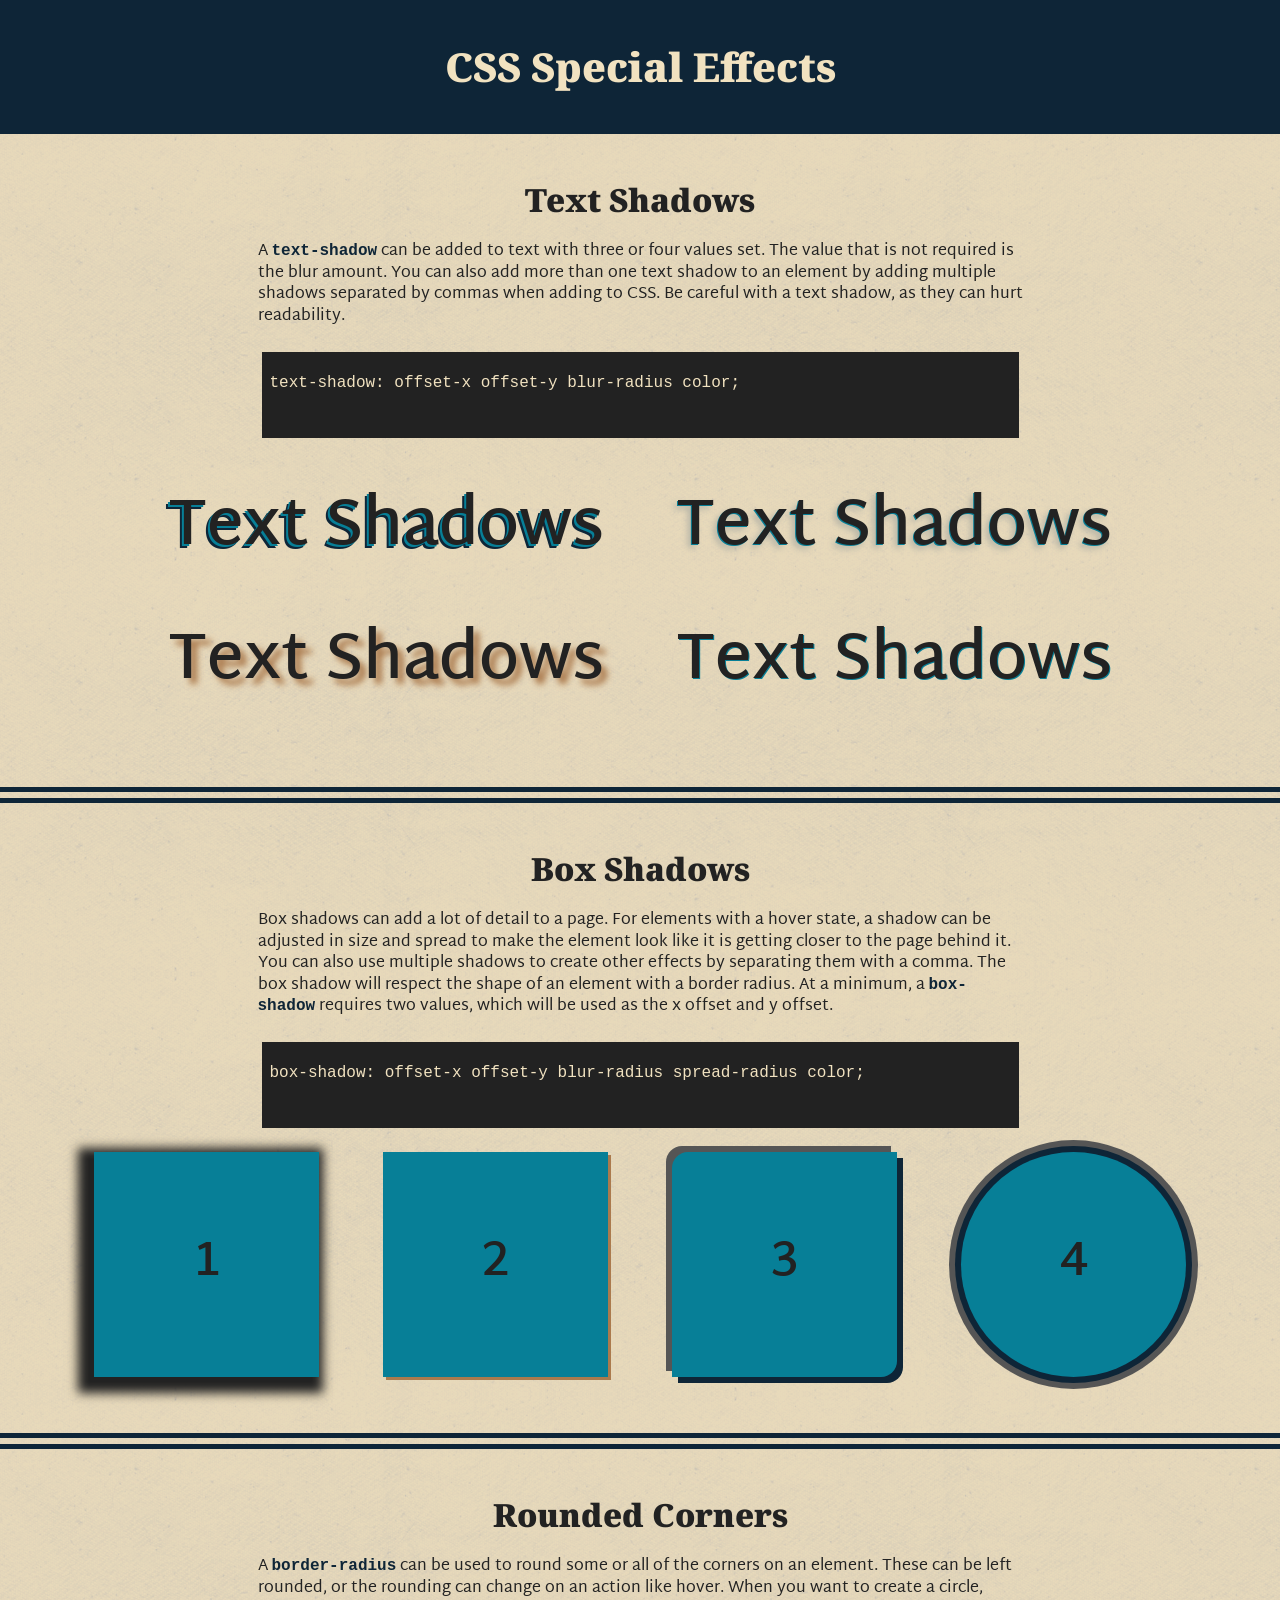
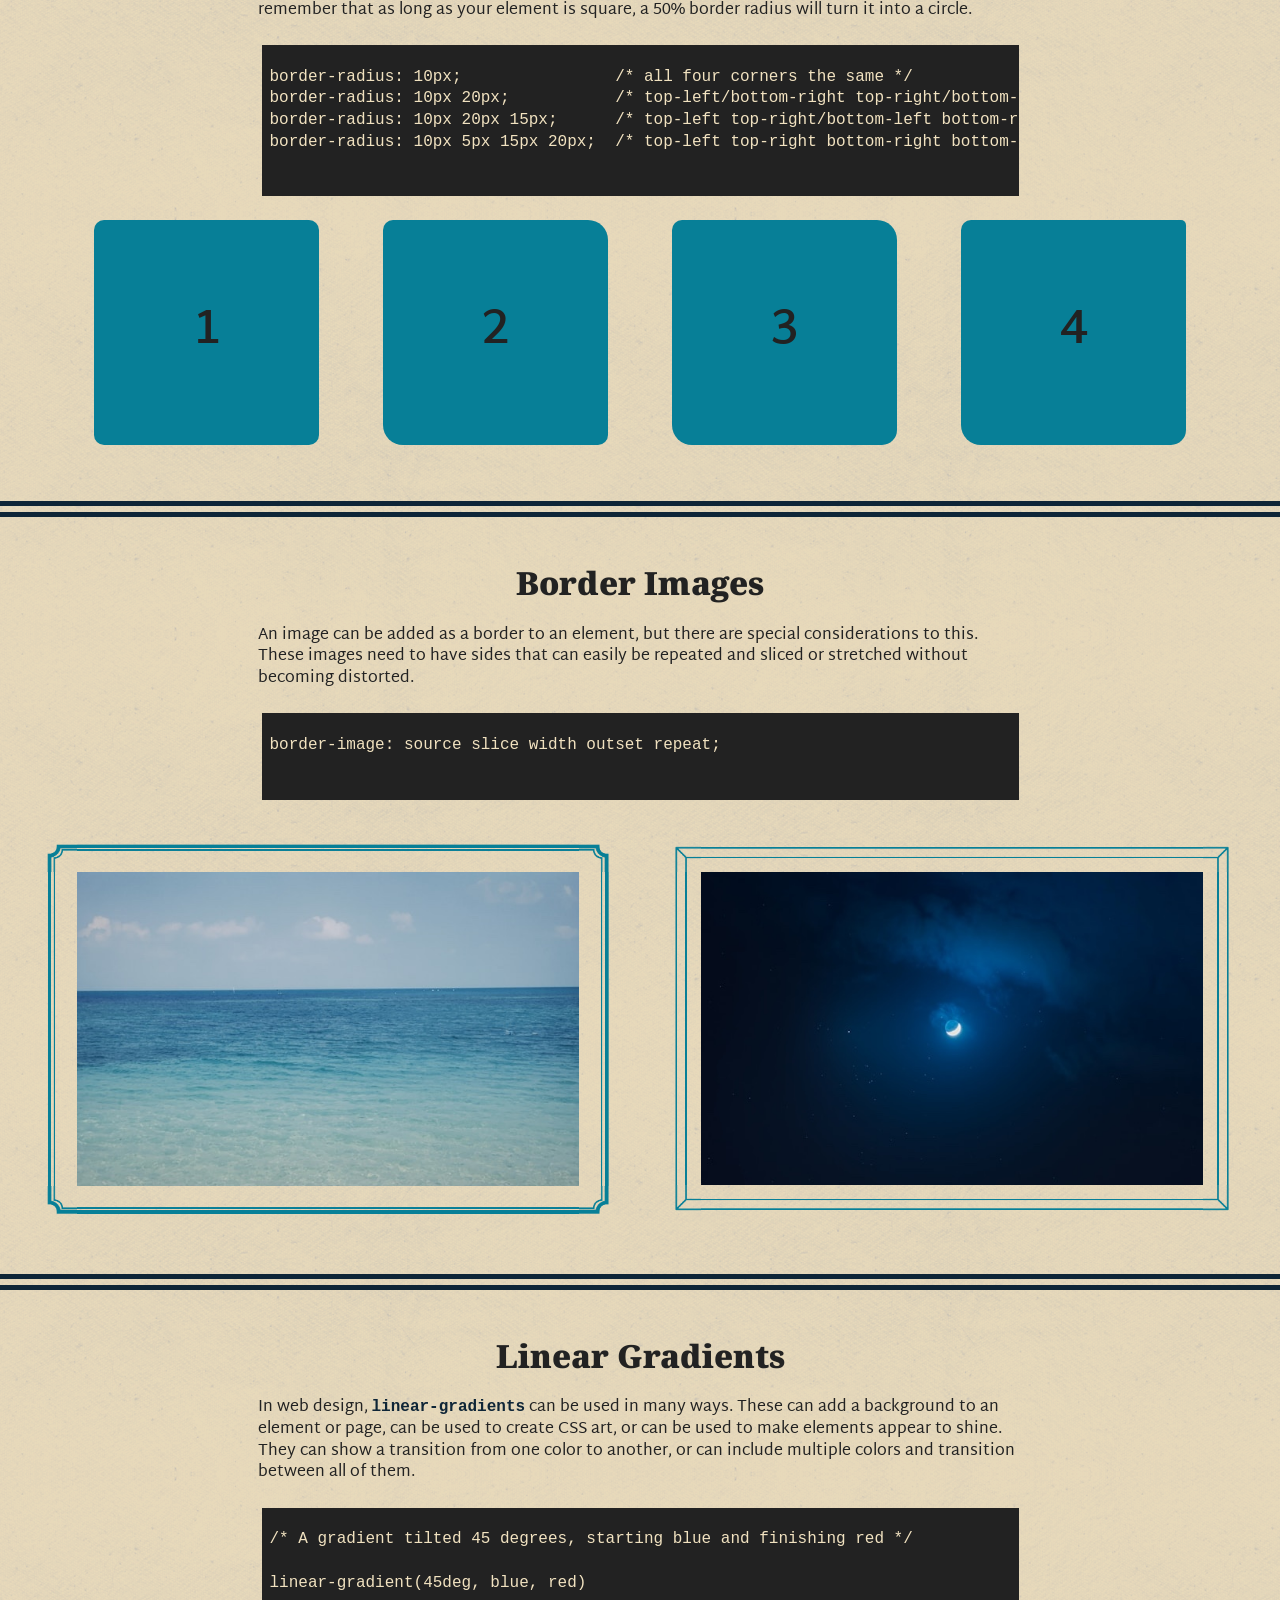
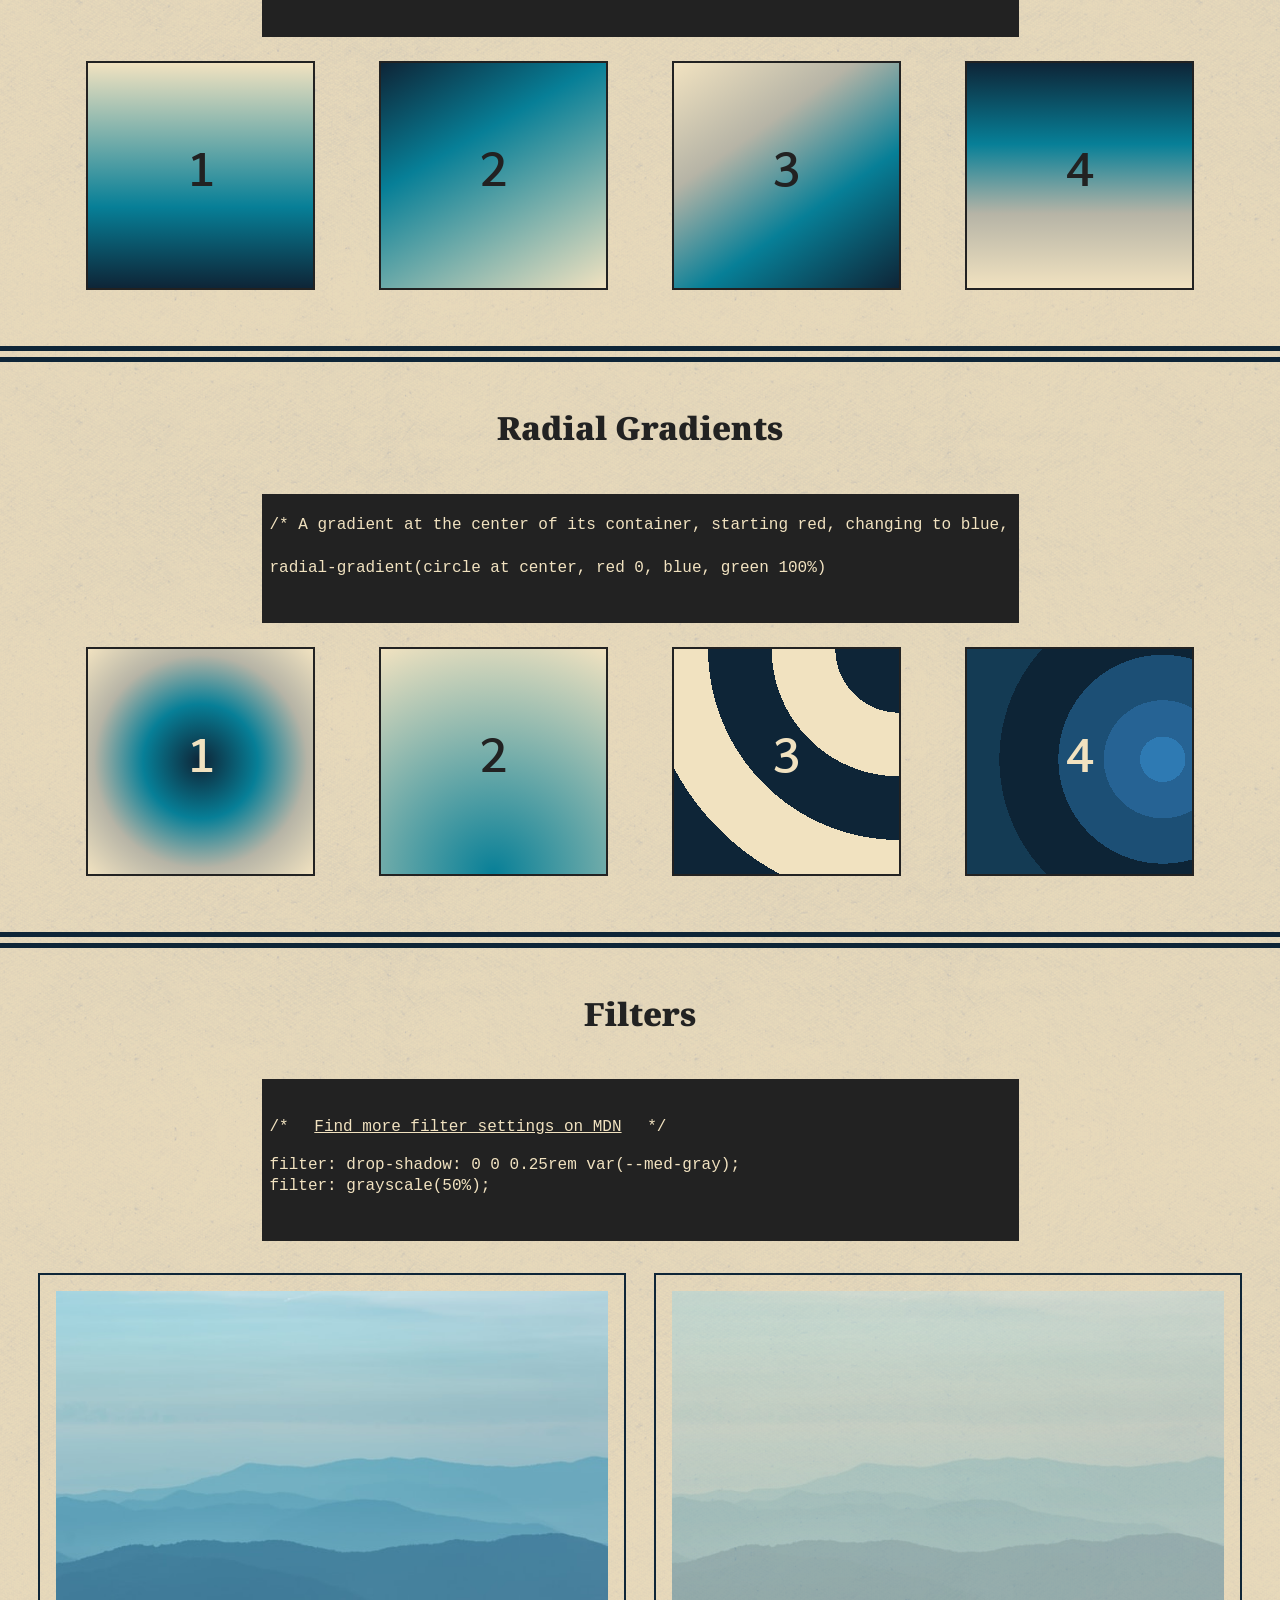
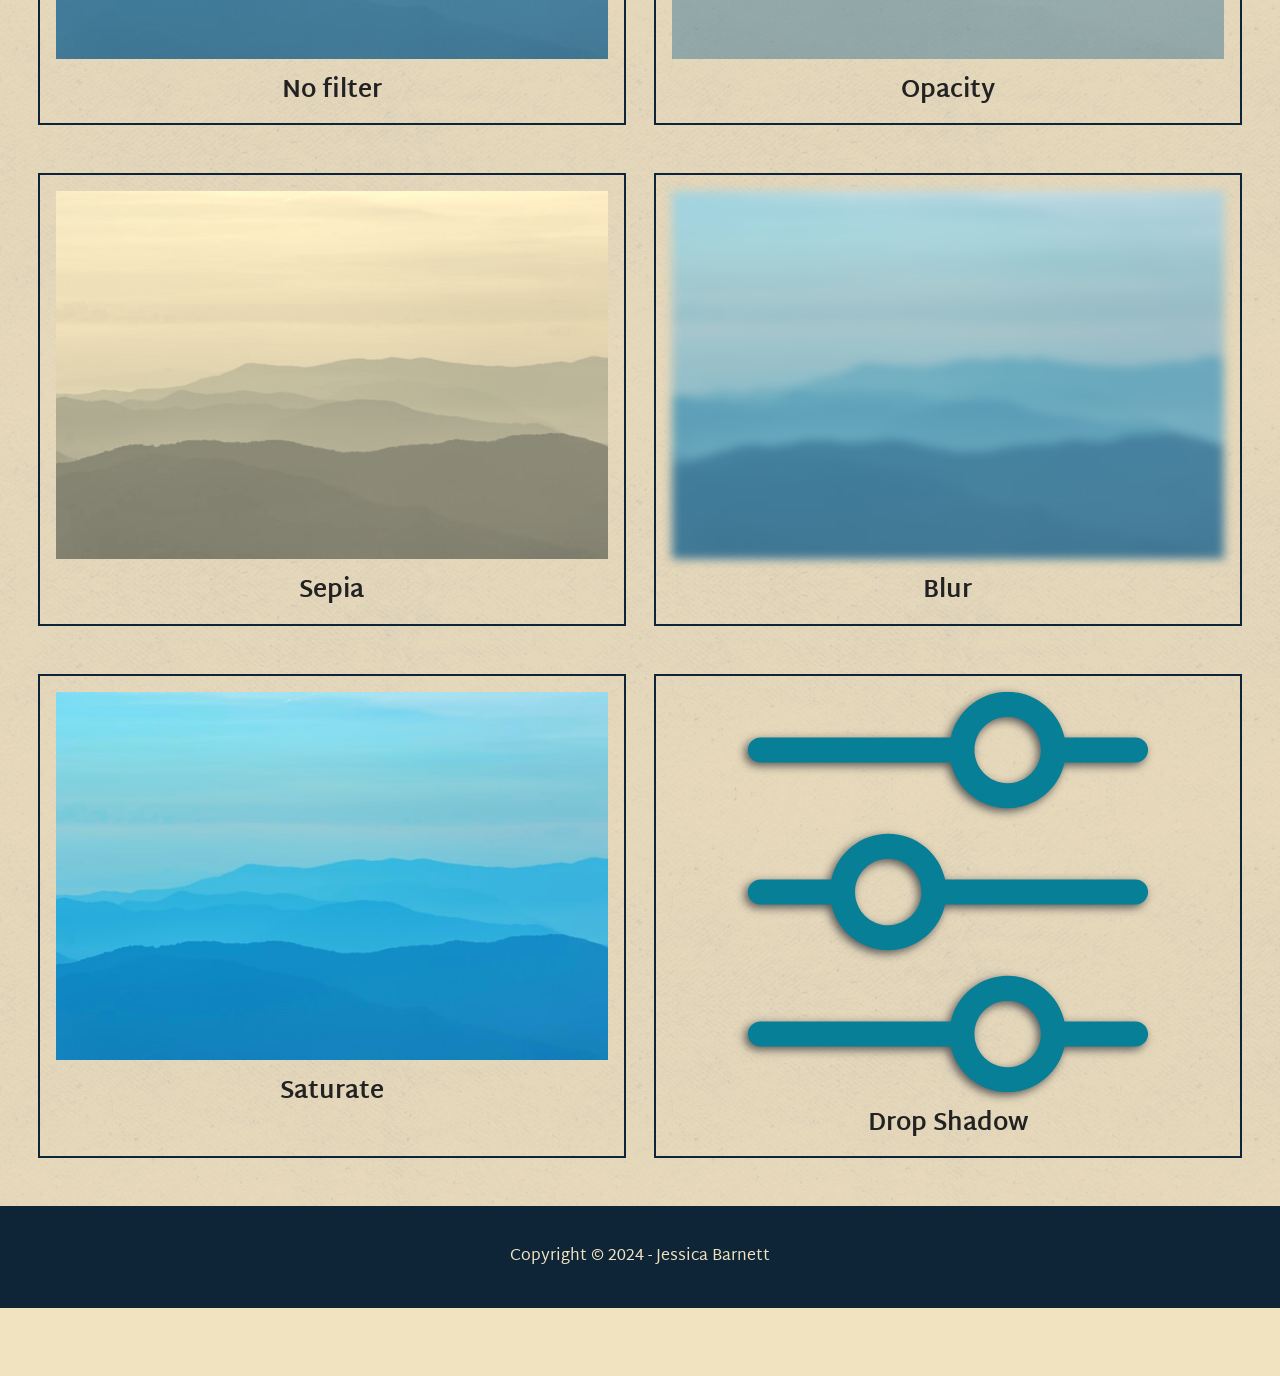
<file: css-special-effects-starter/index.html>
<!DOCTYPE html>
<html lang="en">
    <head>
        <meta charset="utf-8">
        <meta name="viewport" content="width=device-width, initial-scale=1">
        <title>CSS Special Effects</title>
        <meta name="author" content="Jessica Barnett">
        <meta name="description" content="Syntax and examples of special effect that we can create with CSS to add design details to our pages.">

        <!-- Favicon -->
        <link rel="shortcut icon" href="images/favicon.ico" type="image/x-icon">
        <link rel="icon" href="images/favicon.ico" type="image/x-icon">

        <!-- Google Fonts -->
        <link rel="preconnect" href="https://fonts.googleapis.com">
        <link rel="preconnect" href="https://fonts.gstatic.com" crossorigin>
        <link href="https://fonts.googleapis.com/css2?family=Martel+Sans:wght@400;600;900&family=Noto+Serif:ital,wght@0,100..900;1,100..900&display=swap" rel="stylesheet">

        <!-- Stylesheets -->
        <link href="styles.css" rel="stylesheet">
    </head>

    <body id="top">
        <a href="#main" id="skip">Skip to Main Content</a>
        <header>
            <h1>CSS Special Effects</h1>
        </header>

        <main id="main">
            <section id="text">
                <h2>Text Shadows</h2>
                <p>A <code>text-shadow</code> can be added to text with three or four values set. The value that is not required is the blur amount. You can also add more than one text shadow to an element by adding multiple shadows separated by commas when adding to CSS. Be careful with a text shadow, as they can hurt readability.</p>
                <pre>
                    <code>
<!--                 -->text-shadow: offset-x offset-y blur-radius color;
                    </code>
                </pre>
                <div>
                    <span class="text-shadow-1">Text Shadows</span>
                    <span class="text-shadow-2">Text Shadows</span>
                    <span class="text-shadow-3">Text Shadows</span>
                    <span class="text-shadow-4">Text Shadows</span>
                </div>
            </section>

            <section id="box">
                <h2>Box Shadows</h2>
                <p>Box shadows can add a lot of detail to a page. For elements with a hover state, a shadow can be adjusted in size and spread to make the element look like it is getting closer to the page behind it. You can also use multiple shadows to create other effects by separating them with a comma. The box shadow will respect the shape of an element with a border radius. At a minimum, a <code>box-shadow</code> requires two values, which will be used as the x offset and y offset.</p>
                <pre>
                    <code>
<!--                 -->box-shadow: offset-x offset-y blur-radius spread-radius color;
                    </code>
                </pre>            
                <div id="shadows">
                    <div class="shadow1"><span>1</span></div>   
                    <div class="shadow2"><span>2</span></div>   
                    <div class="shadow3"><span>3</span></div>   
                    <div class="shadow4"><span>4</span></div> 
                </div> 
            </section>

            <section id="corners">
                <h2>Rounded Corners</h2>
                <p>A <code>border-radius</code> can be used to round some or all of the corners on an element. These can be left rounded, or the rounding can change on an action like hover. When you want to create a circle, remember that as long as your element is square, a 50% border radius will turn it into a circle.</p>
                <pre>
                    <code>
<!--                 -->border-radius: 10px;                /* all four corners the same */
<!--                 -->border-radius: 10px 20px;           /* top-left/bottom-right top-right/bottom-left */
<!--                 -->border-radius: 10px 20px 15px;      /* top-left top-right/bottom-left bottom-right */
<!--                 -->border-radius: 10px 5px 15px 20px;  /* top-left top-right bottom-right bottom-left */
                    </code>
                </pre>     
                <div id="radius">
                    <div class="corner1"><span>1</span></div>   
                    <div class="corner2"><span>2</span></div>   
                    <div class="corner3"><span>3</span></div>   
                    <div class="corner4"><span>4</span></div> 
                </div>  
            </section>

            <section id="image-brdr">
                <h2>Border Images</h2>
                <p>An image can be added as a border to an element, but there are special considerations to this. These images need to have sides that can easily be repeated and sliced or stretched without becoming distorted.</p>
                <pre>
                    <code>
<!--                 -->border-image: source slice width outset repeat;
                    </code>
                </pre>
                <div>
                    <!-- 
                        Photo by <a href="https://unsplash.com/@alexeydemidov?utm_content=creditCopyText&utm_medium=referral&utm_source=unsplash">Alexey Demidov</a> on <a href="https://unsplash.com/photos/a-body-of-water-with-blue-sky-and-clouds-dbUyVKF0izk?utm_content=creditCopyText&utm_medium=referral&utm_source=unsplash">Unsplash</a>
                    -->
                    <img src="images/ocean.jpg" alt="" width="640" height="400" class="border-img1">
                    <!-- 
                        Photo by <a href="https://unsplash.com/@lucabravo?utm_content=creditCopyText&utm_medium=referral&utm_source=unsplash">Luca Bravo</a> on <a href="https://unsplash.com/photos/blue-sky-with-white-clouds-g_LG9LGyTk8?utm_content=creditCopyText&utm_medium=referral&utm_source=unsplash">Unsplash</a>
                    -->
                    <img src="images/moon.jpg" alt="" width="640" height="400" class="border-img2">
                </div>
            </section>

            <section id="l-gradient">
                <h2>Linear Gradients</h2>
                <p>In web design, <code>linear-gradients</code> can be used in many ways. These can add a background to an element or page, can be used to create CSS art, or can be used to make elements appear to shine. They can show a transition from one color to another, or can include multiple colors and transition between all of them.</p>
                <pre>
                    <code>
<!--                 -->/* A gradient tilted 45 degrees, starting blue and finishing red */

<!--                 -->linear-gradient(45deg, blue, red)
                    </code>
                </pre>                
                <div id="linear">
                    <div class="linear1"><span>1</span></div>
                    <div class="linear2"><span>2</span></div>
                    <div class="linear3"><span>3</span></div>
                    <div class="linear4"><span>4</span></div>
                </div>
            </section>

            <section id="r-gradient">
                <h2>Radial Gradients</h2>
                <p></p>
                <pre>
                    <code>
<!--                 -->/* A gradient at the center of its container, starting red, changing to blue, and finishing green */

<!--                 -->radial-gradient(circle at center, red 0, blue, green 100%)
                    </code>
                </pre>        
                <div id="radial">
                    <div class="radial1"><span>1</span></div>
                    <div class="radial2"><span>2</span></div>
                    <div class="radial3"><span>3</span></div>
                    <div class="radial4"><span>4</span></div>
                </div>        
            </section>

            <section id="filter">
                <h2>Filters</h2>
                <p></p>
                <pre>
                    <code>
<!--                 -->/* <a href="https://developer.mozilla.org/en-US/docs/Web/CSS/filter" target="_blank">Find more filter settings on MDN</a> */                        
<!--                 -->filter: drop-shadow: 0 0 0.25rem var(--med-gray);
<!--                 -->filter: grayscale(50%);
                    </code>
                </pre>       
                <!-- 
                    Photo by <a href="https://unsplash.com/@seanstratton?utm_content=creditCopyText&utm_medium=referral&utm_source=unsplash">Sean Stratton</a> on <a href="https://unsplash.com/photos/mountain-at-daytime-jLB_0YS5WBc?utm_content=creditCopyText&utm_medium=referral&utm_source=unsplash">Unsplash</a>
                -->
                <div>
                    <figure>
                        <img src="images/mountains.jpg" alt="" width="640" height="426">
                        <figcaption>No filter</figcaption>
                    </figure>
                    <figure>
                        <img src="images/mountains.jpg" alt="" width="640" height="426" class="filter1">
                        <figcaption>Opacity</figcaption>
                    </figure>
                    <figure>
                        <img src="images/mountains.jpg" alt="" width="640" height="426" class="filter2">
                        <figcaption>Sepia</figcaption>
                    </figure>
                    <figure>
                        <img src="images/mountains.jpg" alt="" width="640" height="426" class="filter3">
                        <figcaption>Blur</figcaption>
                    </figure>
                    <figure>
                        <img src="images/mountains.jpg" alt="" width="640" height="426" class="filter4">
                        <figcaption>Saturate</figcaption>
                    </figure>
                    <figure>
                        <img src="images/filter.svg" alt="" width="640" height="640" class="filter5">
                        <figcaption>Drop Shadow</figcaption>
                    </figure>
                </div>
            </section>
        </main>

        <footer>
            <p>Copyright &copy; <span>2024</span> - Jessica Barnett</p>
        </footer>
    </body>
</html>
</file>
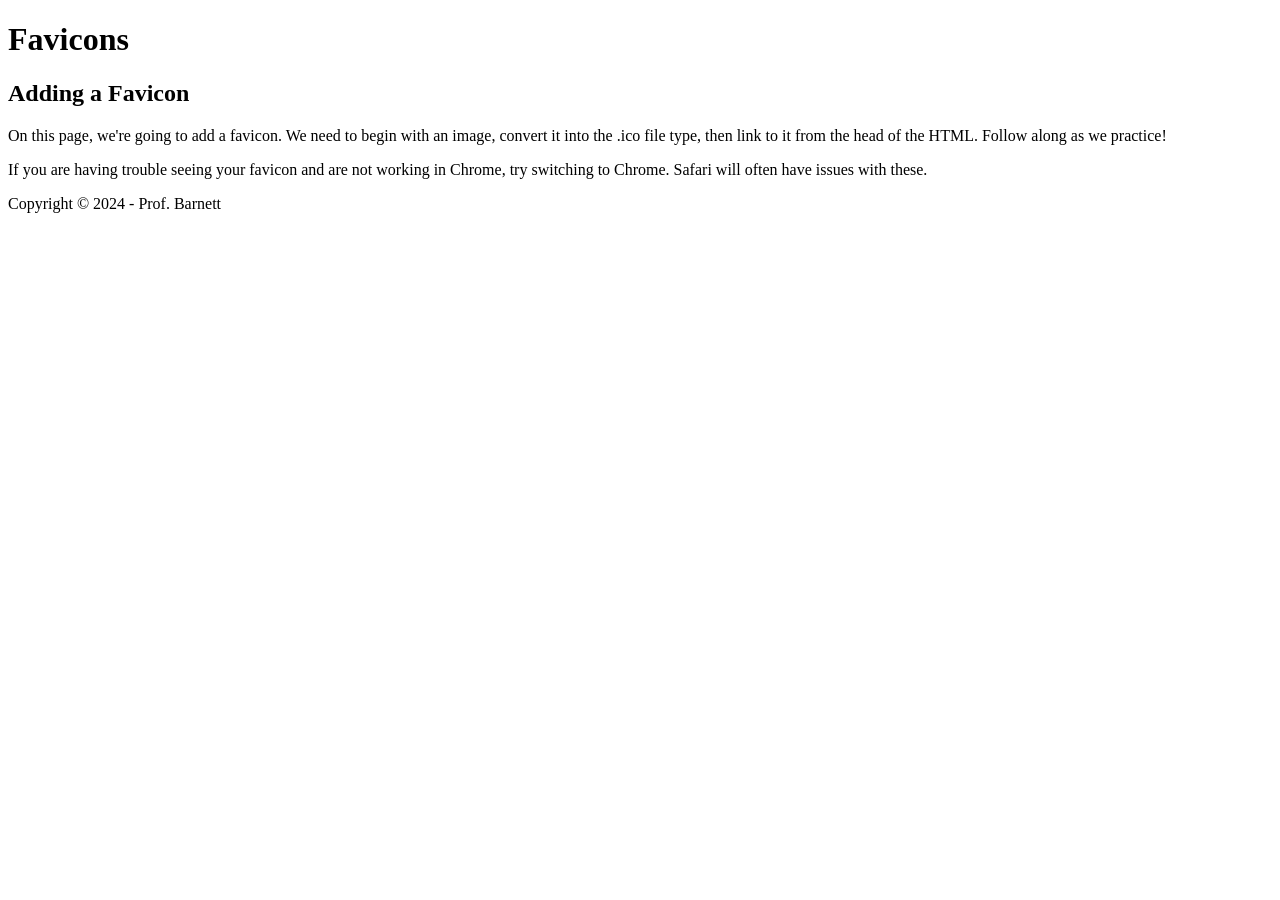
<file: favicons/index.html>
<!DOCTYPE html>
<html lang="en">
<head>
    <meta charset="UTF-8">
    <meta name="viewport" content="width=device-width, initial-scale=1.0">
    <title>Favicons</title>
    <!-- TO DO: Add your name to the meta author tag here -->
    <meta name="author" content="Andrew Munroe">
    <meta name="description" content="This page is used for practice with adding a favicon to a web page.">

    <!-- Favicon Code -->
    <!-- TO DO: Add the favicon code here -->
     <link rel="shortcut icon" href="images/favicon.ico" type="image/x-icon">
    <link rel="icon" href="images/favicon.ico" type="image/x-icon">
</head>
<body>
        <header>
            <h1>Favicons</h1>
        </header>

        <main>
            <h2>Adding a Favicon</h2>
            <p>On this page, we're going to add a favicon. We need to begin with an image, convert it into the .ico file type, then link to it from the head of the HTML. Follow along as we practice!</p>
            <p>If you are having trouble seeing your favicon and are not working in Chrome, try switching to Chrome. Safari will often have issues with these.</p>
        </main>

        <footer>
            <p>Copyright &copy; 2024 - Prof. Barnett</p>
        </footer>
</body>
</html>
</file>
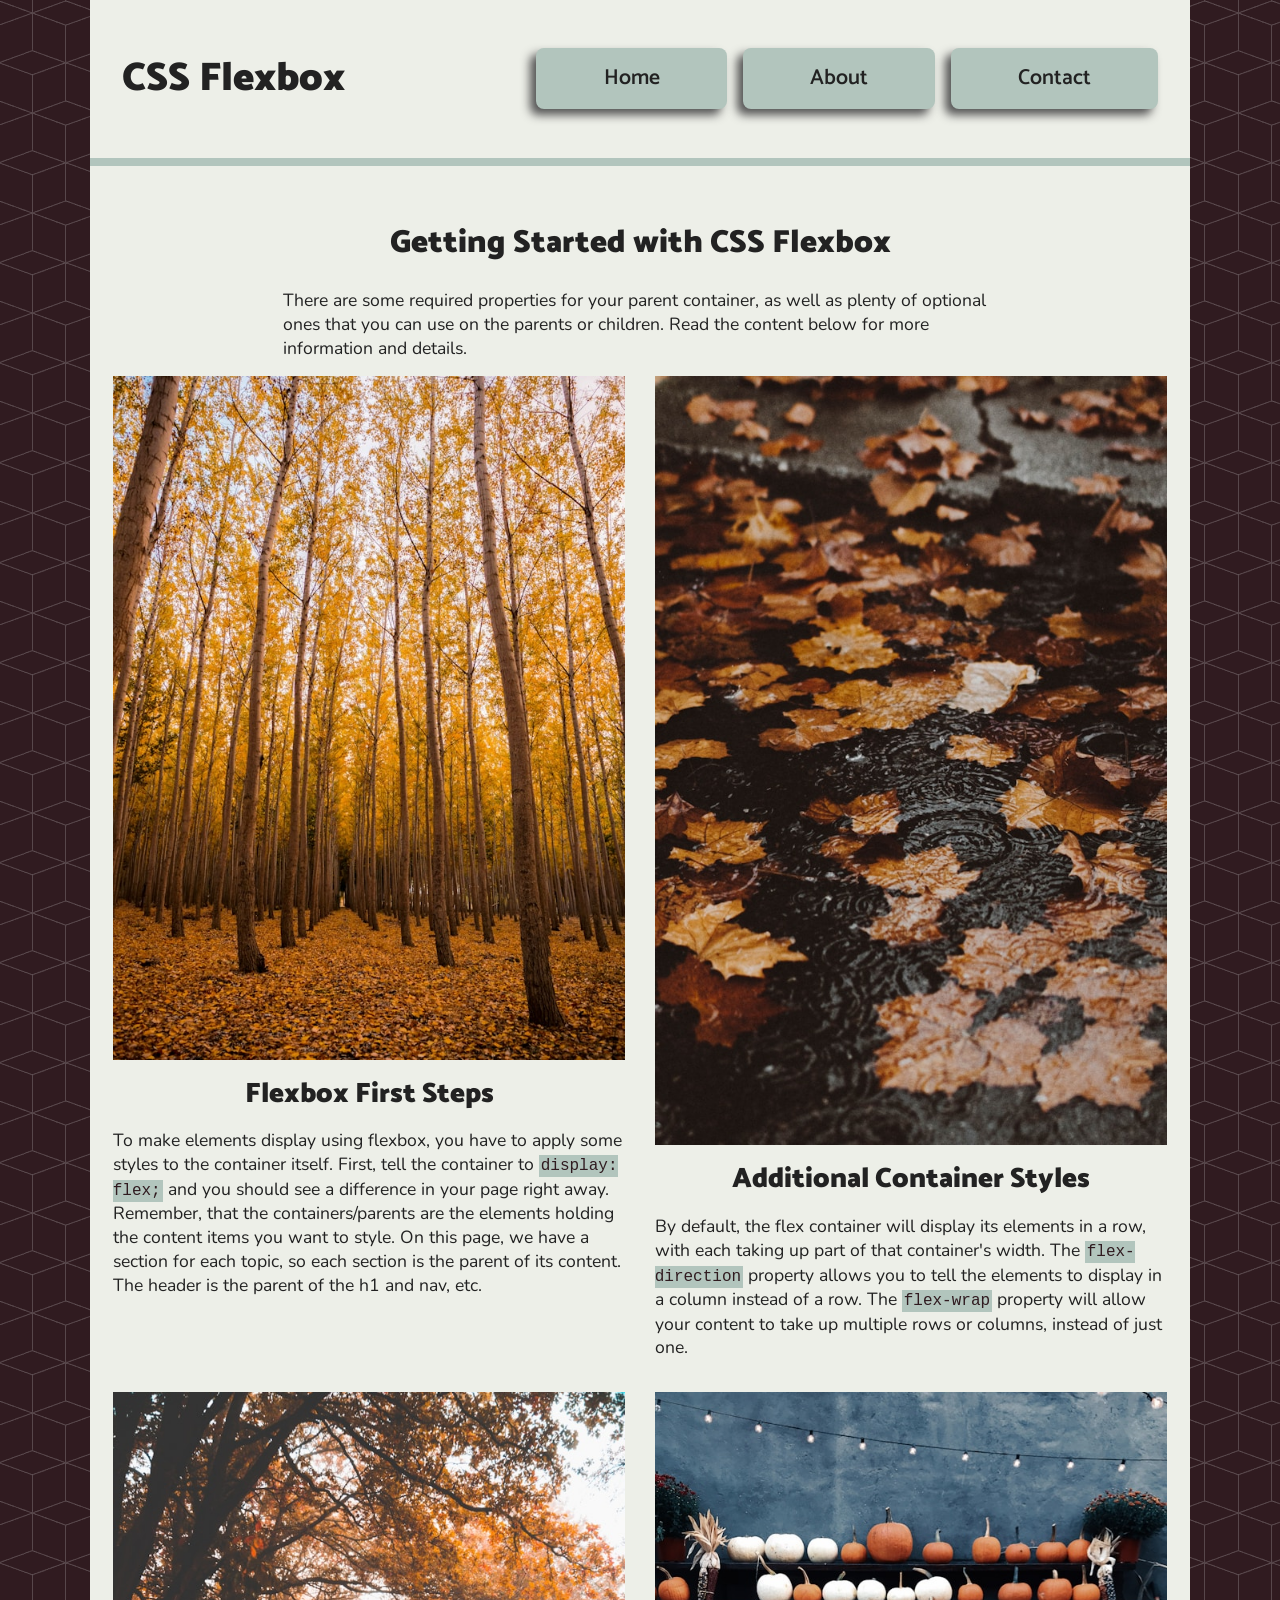
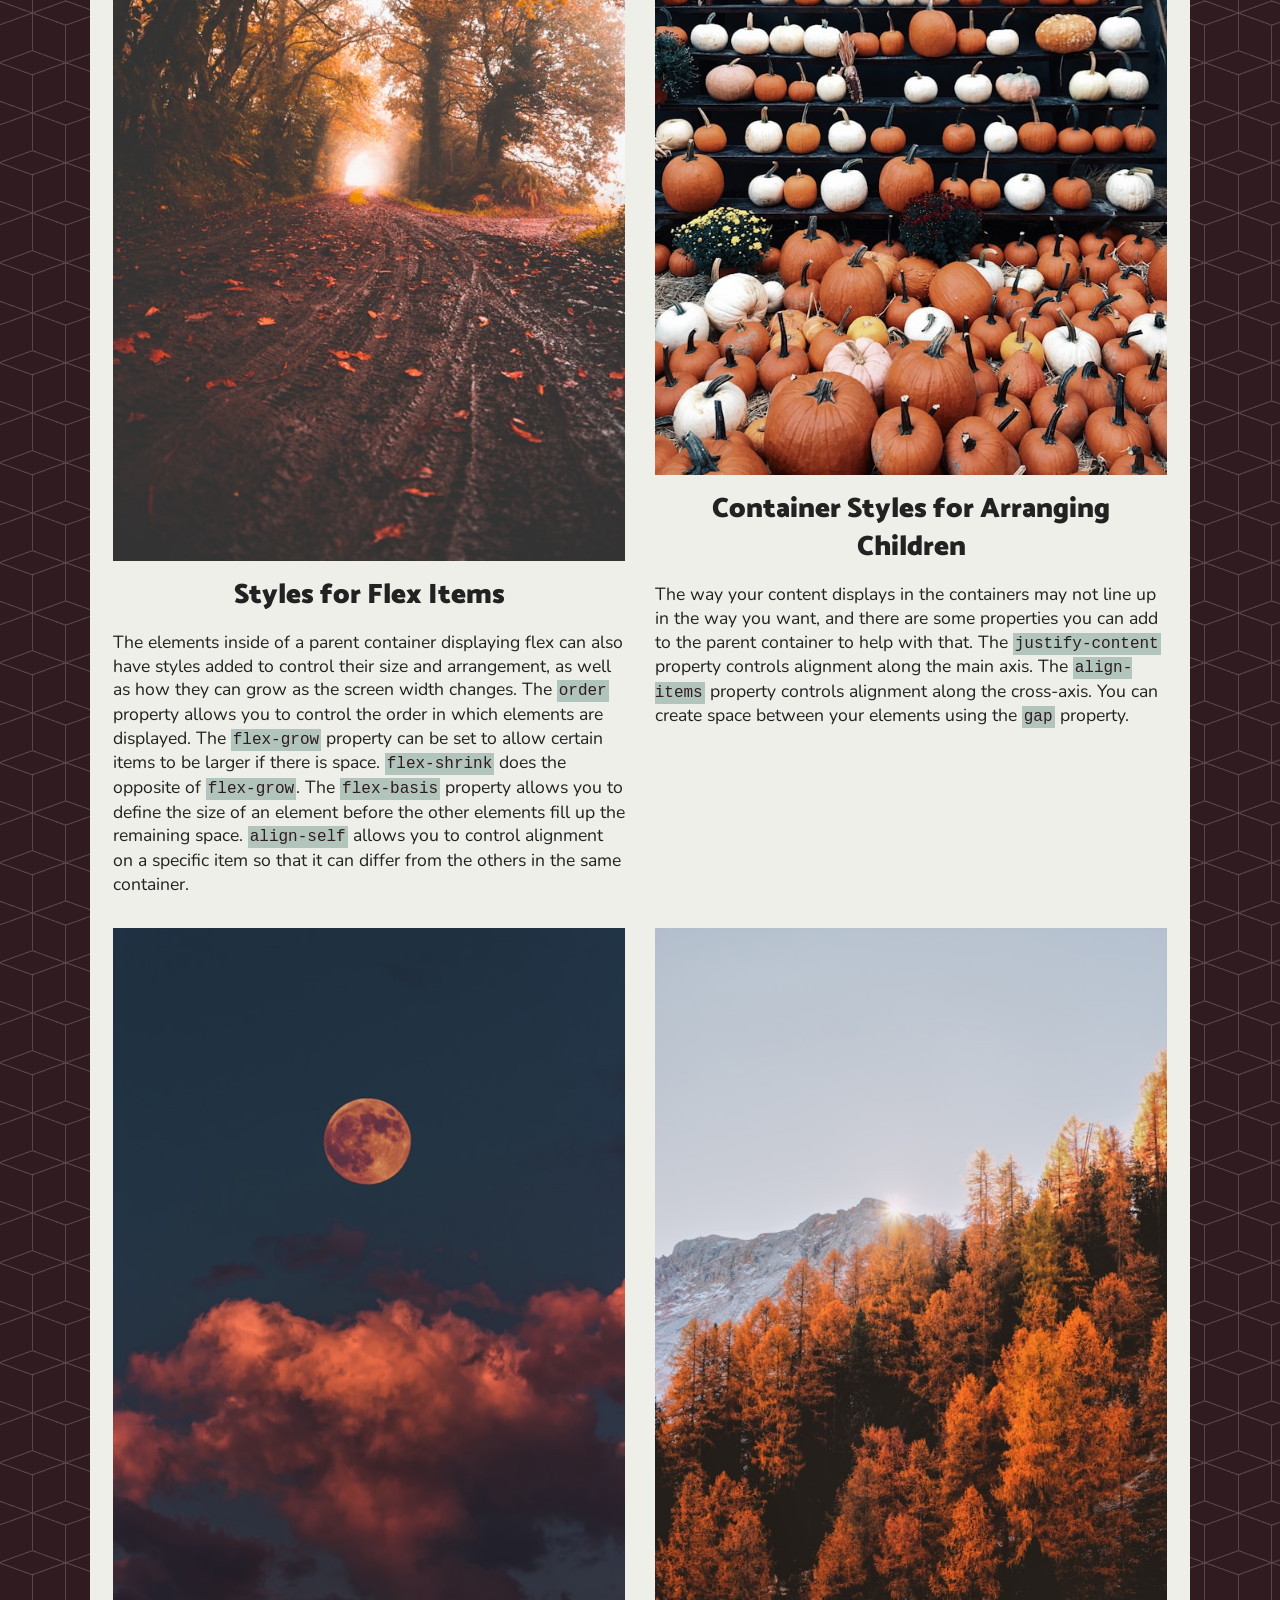
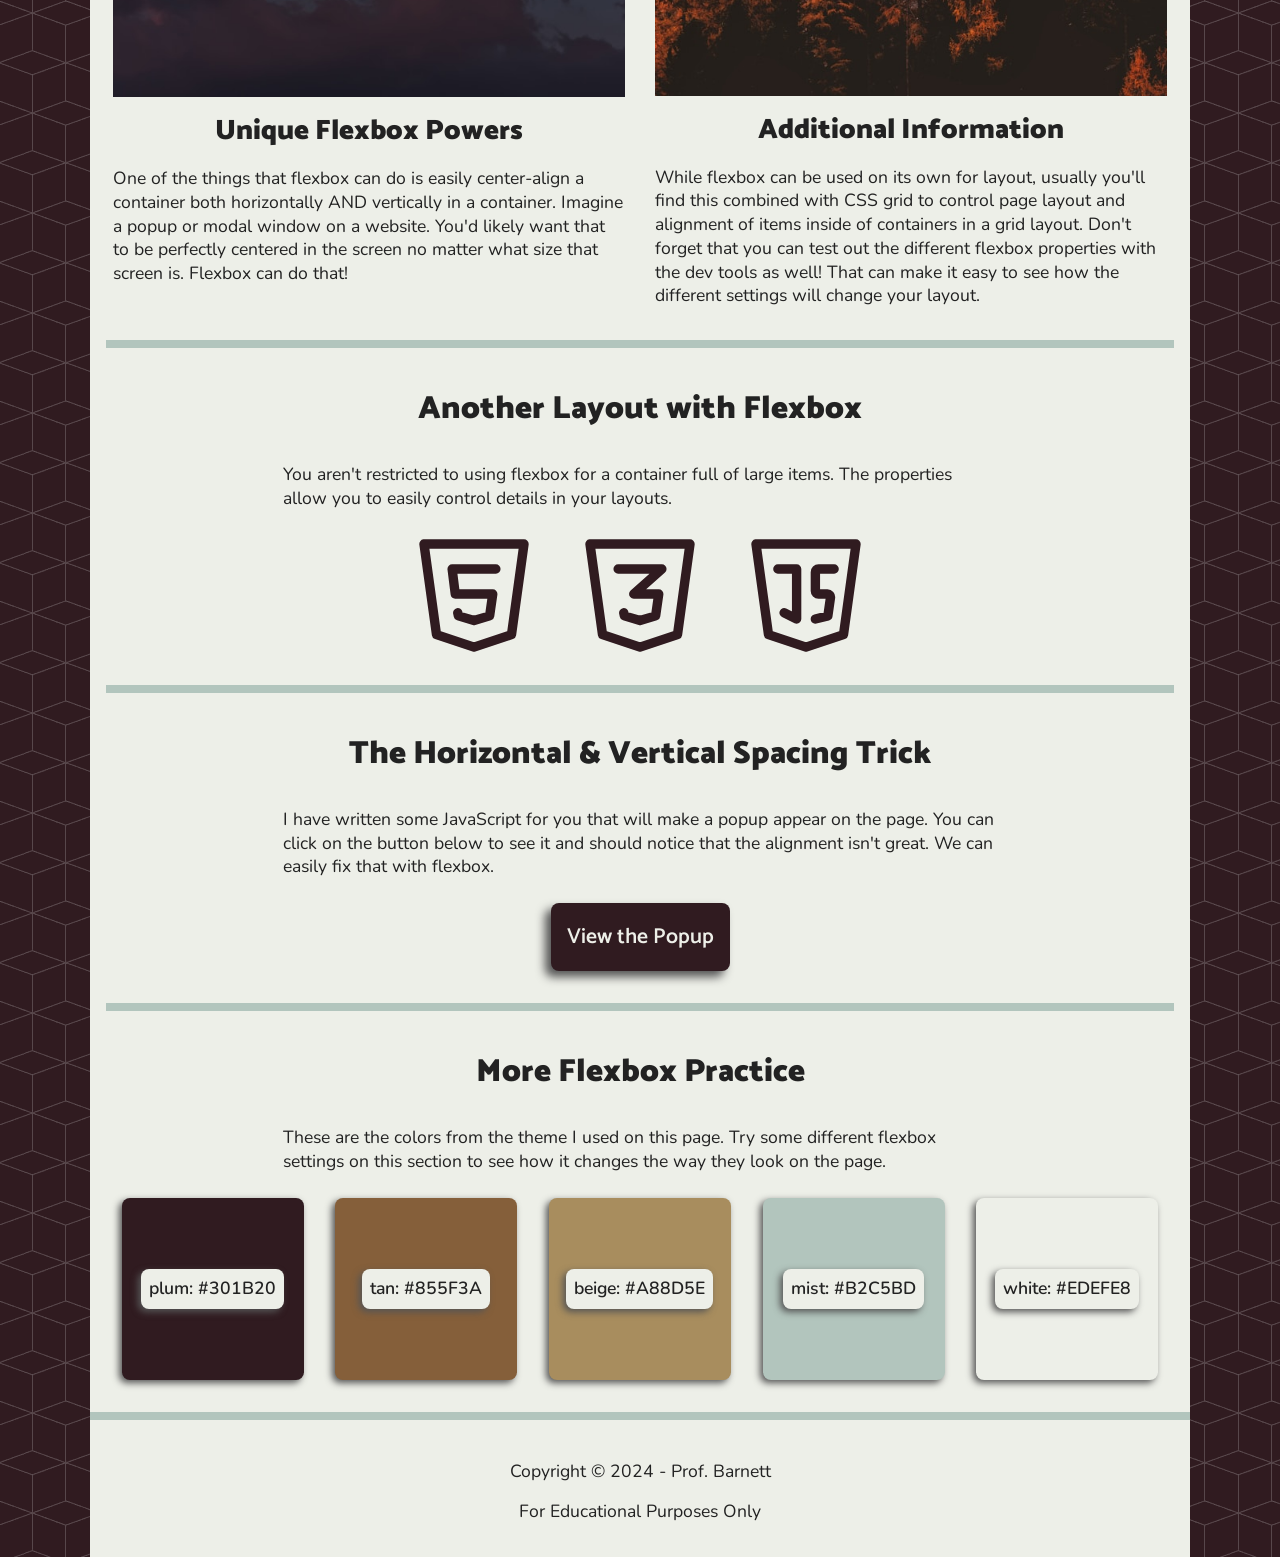
<file: flexbox-starter/index.html>
<!DOCTYPE html>
<html lang="en">
    <head>
        <meta charset="utf-8">
        <meta name="viewport" content="width=device-width, initial-scale=1">
        <title>CSS Flexbox</title>
        <meta name="author" content="Jessica Barnett">
        <meta name="description" content="Let's learn how to use CSS Flexbox to style containers in either the row or column direction.">

        <!-- Favicon -->
        <link rel="shortcut icon" href="images/favicon.ico" type="image/x-icon">
        <link rel="icon" href="images/favicon.ico" type="image/x-icon">

        <!-- Web Fonts -->
        <link rel="preconnect" href="https://fonts.googleapis.com">
        <link rel="preconnect" href="https://fonts.gstatic.com" crossorigin>
        <link href="https://fonts.googleapis.com/css2?family=Catamaran:wght@100..900&family=Nunito:ital,wght@0,200..1000;1,200..1000&display=swap" rel="stylesheet">

        <!-- Stylesheets -->
        <link href="styles.css" rel="stylesheet">

        <!-- JavaScript -->
        <script src="scripts.js" defer></script>
    </head>

    <body id="top">
        <a href="#main" id="skip">Skip to Main Content</a>
        <header>
            <h1>CSS Flexbox</h1>
            <nav>
                <ul>
                    <li><a href="#">Home</a></li>
                    <li><a href="#">About</a></li>
                    <li><a href="#">Contact</a></li>
                </ul>
            </nav>
        </header>
        
        <main>
            <section id="starting">
                <h2>Getting Started with CSS Flexbox</h2>
                <p>There are some required properties for your parent container, as well as plenty of optional ones that you can use on the parents or children. Read the content below for more information and details.</p>
                <div>
                    <section>
                        <h3>Flexbox First Steps</h3>
                        <img src="images/fall-forest.jpg" alt="" width="640" height="853">
                        <p>To make elements display using flexbox, you have to apply some styles to the container itself. First, tell the container to <code>display: flex;</code> and you should see a difference in your page right away. Remember, that the containers/parents are the elements holding the content items you want to style. On this page, we have a section for each topic, so each section is the parent of its content. The header is the parent of the h1 and nav, etc.</p>
                    </section>
        
                    <section>
                        <h3>Additional Container Styles</h3>
                        <img src="images/fall-rain.jpg" alt="" width="640" height="960">
                        <p>By default, the flex container will display its elements in a row, with each taking up part of that container's width. The <code>flex-direction</code> property allows you to tell the elements to display in a column instead of a row. The <code>flex-wrap</code> property will allow your content to take up multiple rows or columns, instead of just one.</p>
                    </section>
        
                    <section>
                        <h3>Styles for Flex Items</h3>
                        <img src="images/fall-road.jpg" alt="" width="640" height="960">
                        <p>The elements inside of a parent container displaying flex can also have styles added to control their size and arrangement, as well as how they can grow as the screen width changes. The <code>order</code> property allows you to control the order in which elements are displayed. The <code>flex-grow</code> property can be set to allow certain items to be larger if there is space. <code>flex-shrink</code> does the opposite of <code>flex-grow</code>. The <code>flex-basis</code> property allows you to define the size of an element before the other elements fill up the remaining space. <code>align-self</code> allows you to control alignment on a specific item so that it can differ from the others in the same container.</p>
                    </section>
        
                    <section>
                        <h3>Container Styles for Arranging Children</h3>
                        <img src="images/pumpkin-display.jpg" alt="" width="640" height="853">
                        <p>The way your content displays in the containers may not line up in the way you want, and there are some properties you can add to the parent container to help with that. The <code>justify-content</code> property controls alignment along the main axis. The <code>align-items</code> property controls alignment along the cross-axis. You can create space between your elements using the <code>gap</code> property.</p>
                    </section>
        
                    <section>
                        <h3>Unique Flexbox Powers</h3>
                        <img src="images/fall-moon.jpg" alt="" width="640" height="960">
                        <p>One of the things that flexbox can do is easily center-align a container both horizontally AND vertically in a container. Imagine a popup or modal window on a website. You'd likely want that to be perfectly centered in the screen no matter what size that screen is. Flexbox can do that!</p>
                    </section>
        
                    <section>
                        <h3>Additional Information</h3>
                        <img src="images/fall-trees.jpg" alt="" width="640" height="958">
                        <p>While flexbox can be used on its own for layout, usually you'll find this combined with CSS grid to control page layout and alignment of items inside of containers in a grid layout. Don't forget that you can test out the different flexbox properties with the dev tools as well! That can make it easy to see how the different settings will change your layout.</p>
                    </section>
                </div>
            </section>
        
            <section id="more-flex">
                <h2>Another Layout with Flexbox</h2>
                <p>You aren't restricted to using flexbox for a container full of large items. The properties allow you to easily control details in your layouts.</p>
                <div>
                    <svg xmlns="http://www.w3.org/2000/svg" class="icon icon-tabler icon-tabler-brand-html5" width="44" height="44" viewBox="0 0 24 24" stroke-width="1.5" stroke="#2c3e50" fill="none" stroke-linecap="round" stroke-linejoin="round">
                        <path stroke="none" d="M0 0h24v24H0z" fill="none"/>
                        <path d="M20 4l-2 14.5l-6 2l-6 -2l-2 -14.5z" />
                        <path d="M15.5 8h-7l.5 4h6l-.5 3.5l-2.5 .75l-2.5 -.75l-.1 -.5" />
                    </svg>
        
                    <svg xmlns="http://www.w3.org/2000/svg" class="icon icon-tabler icon-tabler-brand-css3" width="44" height="44" viewBox="0 0 24 24" stroke-width="1.5" stroke="#2c3e50" fill="none" stroke-linecap="round" stroke-linejoin="round">
                        <path stroke="none" d="M0 0h24v24H0z" fill="none"/>
                        <path d="M20 4l-2 14.5l-6 2l-6 -2l-2 -14.5z" />
                        <path d="M8.5 8h7l-4.5 4h4l-.5 3.5l-2.5 .75l-2.5 -.75l-.1 -.5" />
                    </svg>
        
                    <svg xmlns="http://www.w3.org/2000/svg" class="icon icon-tabler icon-tabler-brand-javascript" width="44" height="44" viewBox="0 0 24 24" stroke-width="1.5" stroke="#2c3e50" fill="none" stroke-linecap="round" stroke-linejoin="round">
                        <path stroke="none" d="M0 0h24v24H0z" fill="none"/>
                        <path d="M20 4l-2 14.5l-6 2l-6 -2l-2 -14.5z" />
                        <path d="M7.5 8h3v8l-2 -1" />
                        <path d="M16.5 8h-2.5a0.5 .5 0 0 0 -.5 .5v3a0.5 .5 0 0 0 .5 .5h1.423a0.5 .5 0 0 1 .495 .57l-.418 2.93l-2 .5" />
                    </svg>
                </div>
            </section>
        
            <section id="spacing">
                <h2>The Horizontal &amp; Vertical Spacing Trick</h2>
                <p>I have written some JavaScript for you that will make a popup appear on the page. You can click on the button below to see it and should notice that the alignment isn't great. We can easily fix that with flexbox.</p>
                <button id="viewModal">View the Popup</button>
            </section>
        
            <section id="colors">
                <h2>More Flexbox Practice</h2>
                <p>These are the colors from the theme I used on this page. Try some different flexbox settings on this section to see how it changes the way they look on the page.</p>
                <div id="boxes">
                    <div id="box1"><p><span>plum: #301B20</span></p></div>
                    <div id="box2"><p><span>tan: #855F3A</span></p></div>
                    <div id="box3"><p><span>beige: #A88D5E</span></p></div>
                    <div id="box4"><p><span>mist: #B2C5BD</span></p></div>
                    <div id="box5"><p><span>white: #EDEFE8</span></p></div>
                </div>
            </section>
        
        </main>
                
        <footer>
            <p>Copyright &copy; 2024 - Prof. Barnett</p>
            <p>For Educational Purposes Only</p>
        </footer>
                
        <div id="modal" class="hidden">
            <div>
                <button id="closeModal" aria-label="close the modal window">
                    <svg xmlns="http://www.w3.org/2000/svg" class="icon icon-tabler icon-tabler-square-x" width="44" height="44" viewBox="0 0 24 24" stroke-width="1.5" stroke="#2c3e50" fill="none" stroke-linecap="round" stroke-linejoin="round">
                        <path stroke="none" d="M0 0h24v24H0z" fill="none"/>
                        <rect x="4" y="4" width="16" height="16" rx="2" />
                        <path d="M10 10l4 4m0 -4l-4 4" />
                    </svg>
                </button>
                <svg xmlns="http://www.w3.org/2000/svg" class="icon icon-tabler icon-tabler-alert-triangle" width="44" height="44" viewBox="0 0 24 24" stroke-width="1.5" stroke="#2c3e50" fill="none" stroke-linecap="round" stroke-linejoin="round">
                    <path stroke="none" d="M0 0h24v24H0z" fill="none"/>
                    <path d="M12 9v2m0 4v.01" />
                    <path d="M5 19h14a2 2 0 0 0 1.84 -2.75l-7.1 -12.25a2 2 0 0 0 -3.5 0l-7.1 12.25a2 2 0 0 0 1.75 2.75" />
                </svg>
                <p>This is our popup window! You can close it by clicking the "X" in the upper-right corner.</p>
            </div>
        </div>
                
                
                
        <!--  
            Credit for the images used below:
        
            Pumpkin Display: Photo by <a href="https://unsplash.com/@jontyson?utm_content=creditCopyText&utm_medium=referral&utm_source=unsplash">Jon Tyson</a> on <a href="https://unsplash.com/photos/round-brown-and-white-decor-lot-DwQVcudRcS8?utm_content=creditCopyText&utm_medium=referral&utm_source=unsplash">Unsplash</a>
        
            Fall Trees: Photo by <a href="https://unsplash.com/@eberhardgross?utm_content=creditCopyText&utm_medium=referral&utm_source=unsplash">eberhard 🖐 grossgasteiger</a> on <a href="https://unsplash.com/photos/brown-leafed-trees-wUWP53W7KbY?utm_content=creditCopyText&utm_medium=referral&utm_source=unsplash">Unsplash</a>

            Fall Rain: Photo by <a href="https://unsplash.com/@mjmccleary?utm_content=creditCopyText&utm_medium=referral&utm_source=unsplash">Mitchell  McCleary</a> on <a href="https://unsplash.com/photos/water-ripple-with-maple-leaves-Sffn3x3u6mo?utm_content=creditCopyText&utm_medium=referral&utm_source=unsplash">Unsplash</a>

            Fall Road: Photo by <a href="https://unsplash.com/@quentin?utm_content=creditCopyText&utm_medium=referral&utm_source=unsplash">quentin</a> on <a href="https://unsplash.com/photos/road-between-yellow-leaf-trees-at-daytime-zwzeorQPepo?utm_content=creditCopyText&utm_medium=referral&utm_source=unsplash">Unsplash</a>

            Fall Moon: Photo by <a href="https://unsplash.com/@adinc?utm_content=creditCopyText&utm_medium=referral&utm_source=unsplash">Altınay Dinç</a> on <a href="https://unsplash.com/photos/full-moon-and-clouds-LluELtL5mK4?utm_content=creditCopyText&utm_medium=referral&utm_source=unsplash">Unsplash</a>

            Fall Forest: Photo by <a href="https://unsplash.com/@davidkovalenkoo?utm_content=creditCopyText&utm_medium=referral&utm_source=unsplash">David Kovalenko</a> on <a href="https://unsplash.com/photos/low-angle-of-forest-at-daytime-rkkr6-2I4sg?utm_content=creditCopyText&utm_medium=referral&utm_source=unsplash">Unsplash</a>
        
        -->
    </body>
</html>
</file>
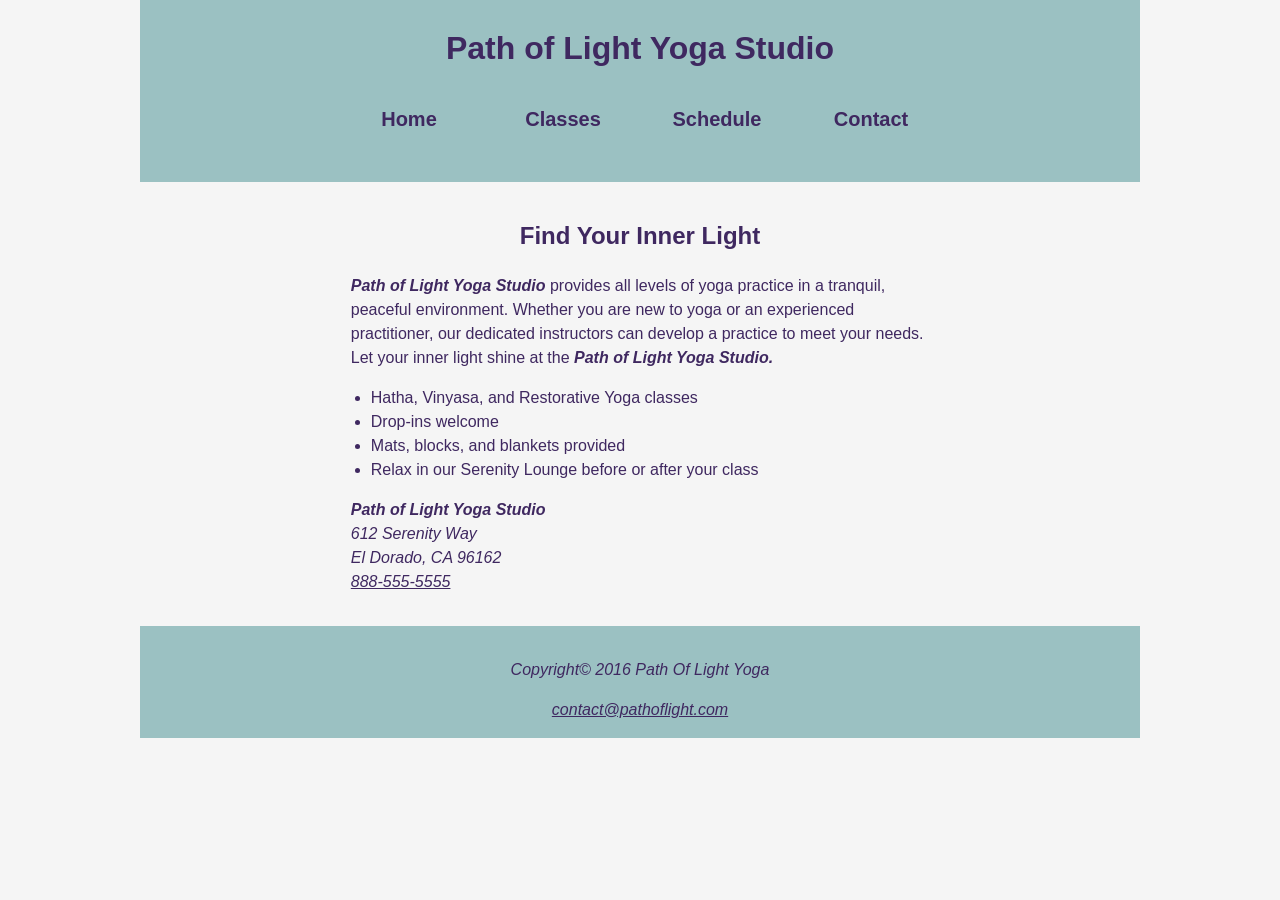
<file: git598_setup/index.html>
<!doctype html>
<html lang="en">
	<head>
		<meta charset="utf-8">
		<title>Path of Light Yoga Studio</title>
		<meta name="author" content="Prof. Barnett">
		<meta name="description" content="Path of Light Yoga is El Dorado's best studio. With experienced teachers and classes for all levels of skill. Come by to learn more!">
		<link rel="stylesheet" href="yoga.css">
	</head>
	
	<body>
		<header>
			<h1>Path of Light Yoga Studio</h1>
			<nav>
				<ul>
					<li><a href="index.html">Home</a></li>
					<li><a href="#">Classes</a></li>
					<li><a href="#">Schedule</a></li>
					<li><a href="#">Contact</a></li>
				</ul>
			</nav>
		</header>

		<main>
			<h2>Find Your Inner Light</h2>
	
			<p><span class="studio">Path of Light Yoga Studio</span> provides all levels of yoga practice in a tranquil, 
			peaceful environment. Whether you are new to yoga or an experienced
			practitioner, our dedicated instructors can develop a practice to meet your 
			needs. Let your inner light shine at the <span class="studio">Path of Light Yoga Studio.</span></p>
	
			<ul>
				<li>Hatha, Vinyasa, and Restorative Yoga classes</li>
				<li>Drop-ins welcome</li>
				<li>Mats, blocks, and blankets provided</li>
				<li>Relax in our Serenity Lounge before or after your class</li>
			</ul>
	
			<address>
				<span class="studio">Path of Light Yoga Studio</span><br>
				612 Serenity Way<br>
				El Dorado, CA 96162<br>
				<a href="tel:8885555555">888-555-5555</a>
			</address>
		</main>
		
		<footer>
			<p>Copyright&copy; 2016 Path Of Light Yoga</p>
			<a href="mailto:jlbarn11@asu.edu">contact@pathoflight.com</a> 
		</footer>
	</body>
</html>
</file>
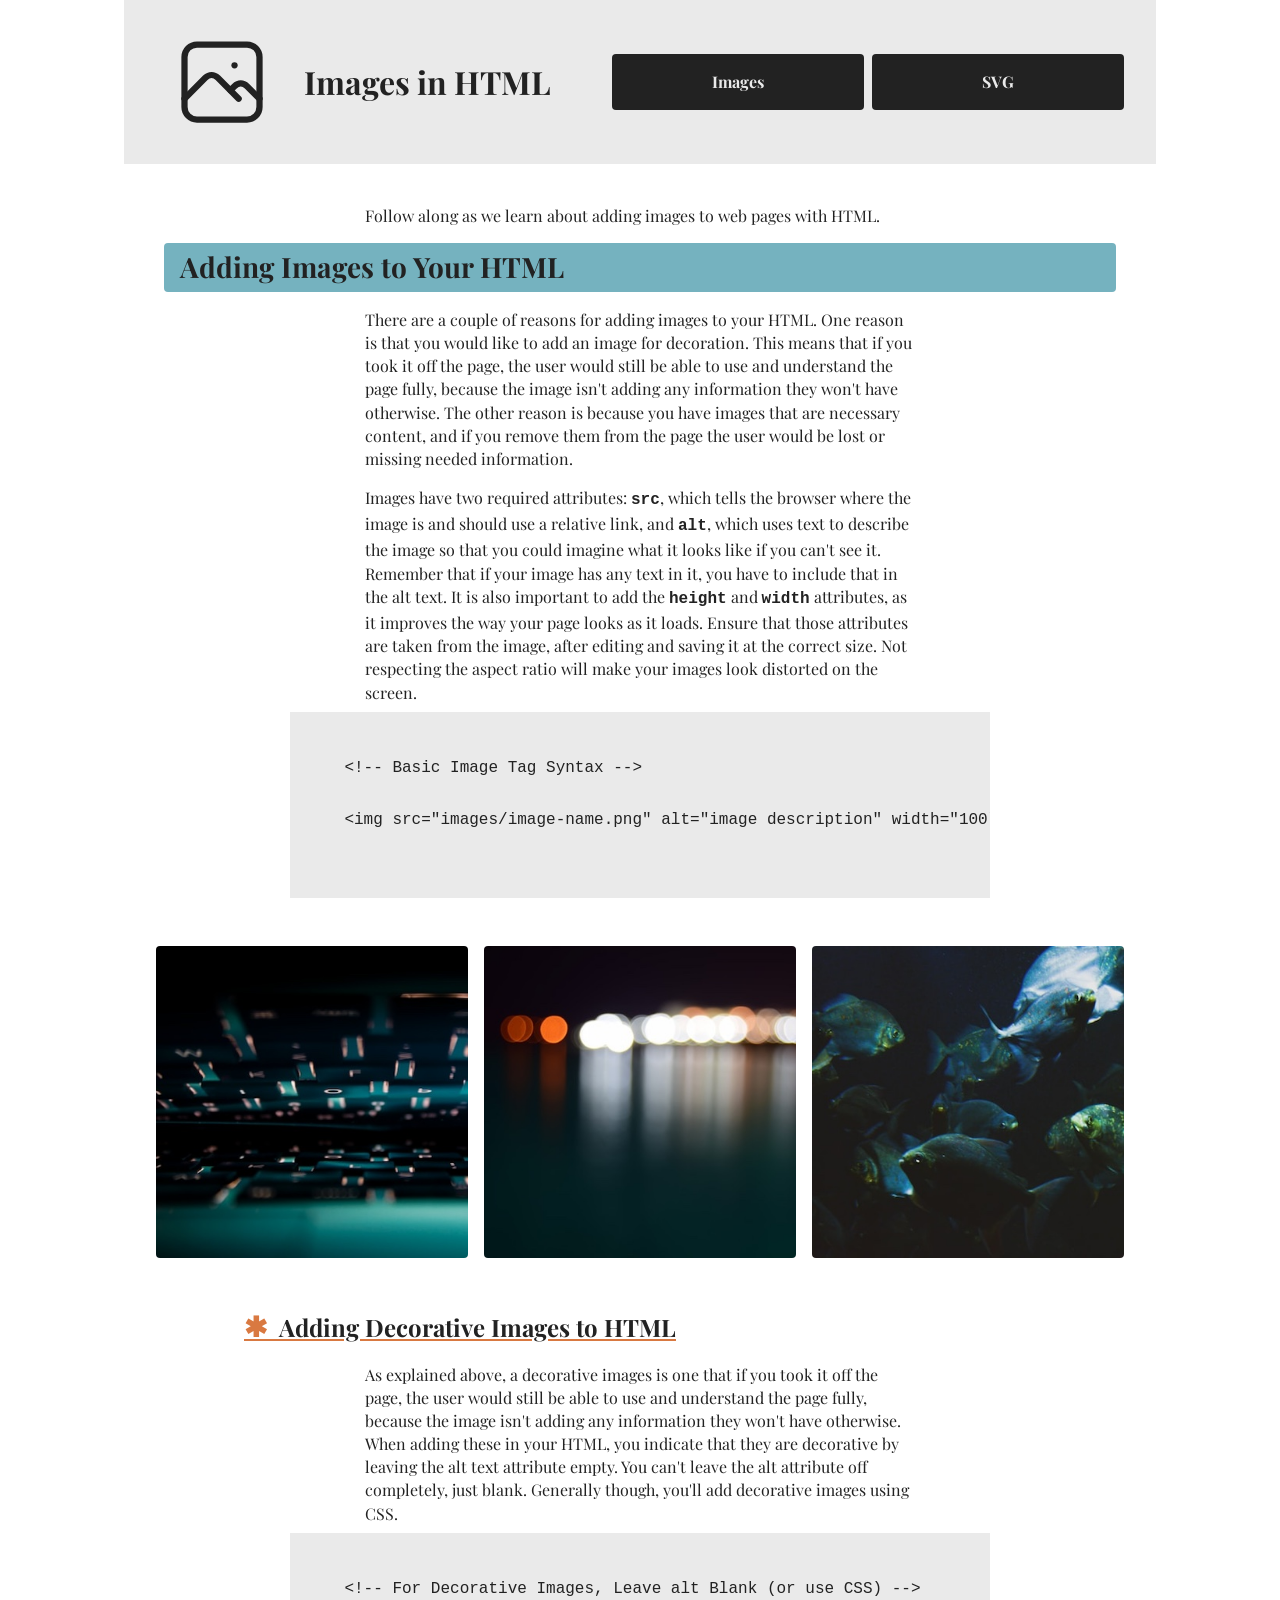
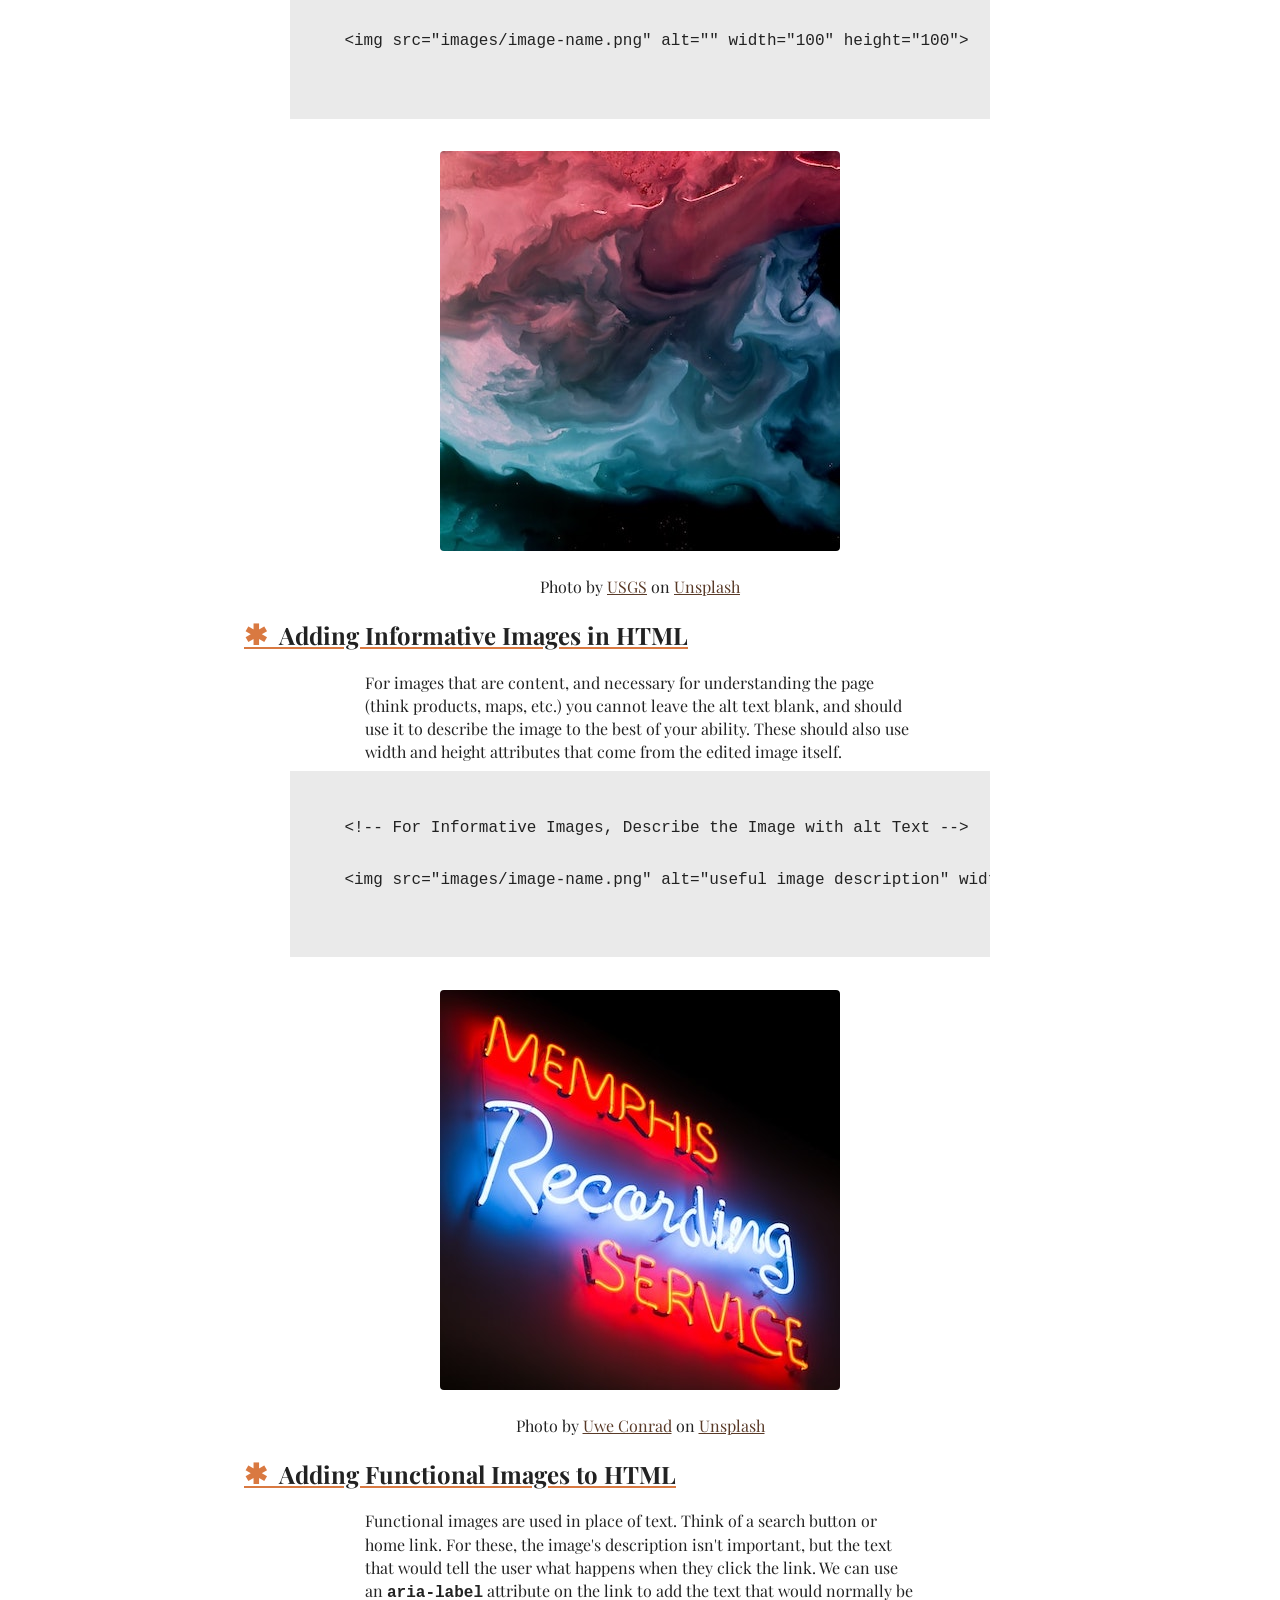
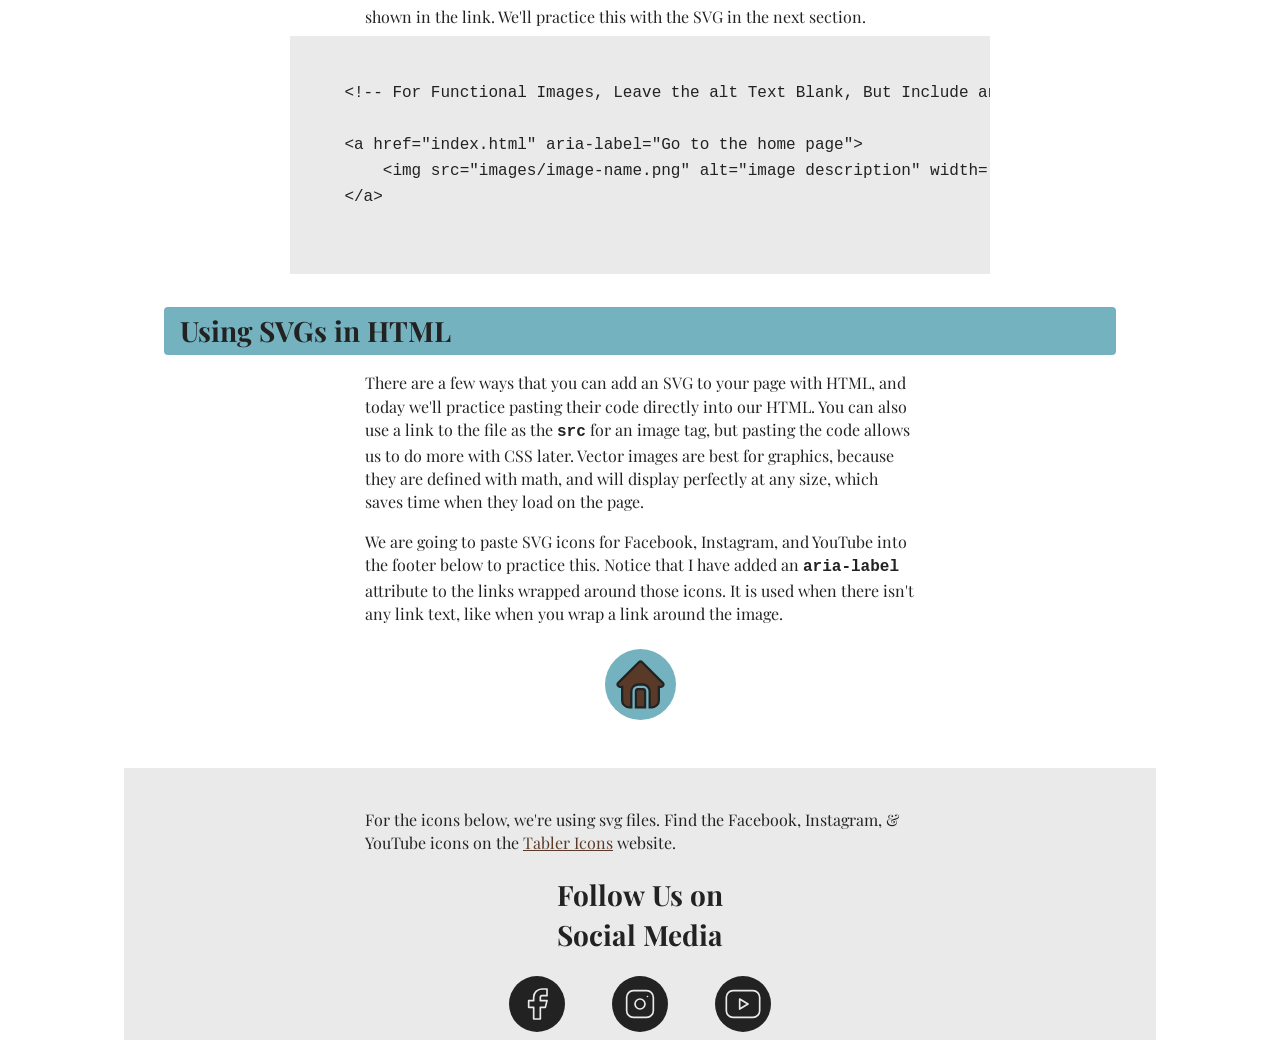
<file: images-in-html/index.html>
<!DOCTYPE html>
<html lang="en">
    <head>
        <meta charset="utf-8">
        <title>Images in HTML</title>
        <meta name="viewport" content="width=device-width, initial-scale=1">
        <!-- TO DO: Add your name to the meta author tag -->
        <meta name="author" content="Andrew Munroe">
        <meta name="description" content="Practice with images, video, svgs, and iframes for G.I.T. 598">

        <!-- GOOGLE FONTS LINKS -->
        <link rel="preconnect" href="https://fonts.googleapis.com">
        <link rel="preconnect" href="https://fonts.gstatic.com" crossorigin>
        <link href="https://fonts.googleapis.com/css2?family=Playfair+Display:wght@400;800&display=swap" rel="stylesheet">

        <!-- CSS STYLESHEET -->
        <link rel="stylesheet" href="styles.css">
    </head>
    <body>
        <a href="#main-content" id="skip">Skip to Main Content</a>
        <header>
            <a href="#" aria-label="go to the home page">
                <svg xmlns="http://www.w3.org/2000/svg" class="icon icon-tabler icon-tabler-photo" width="44" height="44" viewBox="0 0 24 24" stroke-width="1.5" fill="none" stroke-linecap="round" stroke-linejoin="round">
                    <path stroke="none" d="M0 0h24v24H0z" fill="none"/>
                    <path d="M15 8h.01" />
                    <path d="M3 6a3 3 0 0 1 3 -3h12a3 3 0 0 1 3 3v12a3 3 0 0 1 -3 3h-12a3 3 0 0 1 -3 -3v-12z" />
                    <path d="M3 16l5 -5c.928 -.893 2.072 -.893 3 0l5 5" />
                    <path d="M14 14l1 -1c.928 -.893 2.072 -.893 3 0l3 3" />
                </svg>
            </a>
            <h1>Images in HTML</h1>
            <nav>
                <ul>
                    <li><a href="#images">Images</a></li>
                    <li><a href="#svg">SVG</a></li>
                </ul>
            </nav>
        </header>
        <main id="main-content">
            <p>Follow along as we learn about adding images to web pages with HTML.</p>

            <section id="images">
                <h2>Adding Images to Your HTML</h2>
                <p>There are a couple of reasons for adding images to your HTML. One reason is that you would like to add an image for decoration. This means that if you took it off the page, the user would still be able to use and understand the page fully, because the image isn't adding any information they won't have otherwise. The other reason is because you have images that are necessary content, and if you remove them from the page the user would be lost or missing needed information.</p>

                <p>Images have two required attributes: <code>src</code>, which tells the browser where the image is and should use a relative link, and <code>alt</code>, which uses text to describe the image so that you could imagine what it looks like if you can't see it. Remember that if your image has any text in it, you have to include that in the alt text. It is also important to add the <code>height</code> and <code>width</code> attributes, as it improves the way your page looks as it loads. Ensure that those attributes are taken from the image, after editing and saving it at the correct size. Not respecting the aspect ratio will make your images look distorted on the screen.</p>

                <pre>
                    <code>
<!--                 -->    &lt;!-- Basic Image Tag Syntax --&gt;       

<!--                 -->    &lt;img src="images/image-name.png" alt="image description" width="100" height="100"&gt;
                    </code>
                </pre>

                <div>
                    <img src="images/keyboard.jpg" alt="a laptop with a lighted keyboard left slightly open with the light reflecting on the screen" width="400" height="400">
                    <!-- 
                        Photo by <a href="https://unsplash.com/@leviloot?utm_content=creditCopyText&utm_medium=referral&utm_source=unsplash">Levi Loot</a> on <a href="https://unsplash.com/photos/blue-and-black-audio-mixer-1l0dOhOPeyQ?utm_content=creditCopyText&utm_medium=referral&utm_source=unsplash">Unsplash</a>
                    -->
                    <img src="images/lights.jpg" alt="blurred lights in white and orange reflected across water" width="400" height="400">
                    <!-- 
                        Photo by <a href="https://unsplash.com/@rudy_issa?utm_content=creditCopyText&utm_medium=referral&utm_source=unsplash">Rudy Issa</a> on <a href="https://unsplash.com/photos/a-blurry-image-of-a-city-H5dxb2rjwhc?utm_content=creditCopyText&utm_medium=referral&utm_source=unsplash">Unsplash</a>
                    -->
                    <img src="images/fish.jpg" alt="a school or green and blue fish in dark water" width="400" height="400">
                    <!-- 
                        Photo by <a href="https://unsplash.com/@fecxst?utm_content=creditCopyText&utm_medium=referral&utm_source=unsplash">Felipe Castilla</a> on <a href="https://unsplash.com/photos/a-group-of-fish-swimming-in-water-3wECCxn7CF4?utm_content=creditCopyText&utm_medium=referral&utm_source=unsplash">Unsplash</a>
                    -->
                </div>

                <section>
                    <h3><span>&#10033;&nbsp;</span> Adding Decorative Images to HTML</h3>
                    <p>As explained above, a decorative images is one that if you took it off the page, the user would still be able to use and understand the page fully, because the image isn't adding any information they won't have otherwise. When adding these in your HTML, you indicate that they are decorative by leaving the alt text attribute empty. You can't leave the alt attribute off completely, just blank. Generally though, you'll add decorative images using CSS.</p>

                    <pre>
                        <code>
<!--                 -->    &lt;!-- For Decorative Images, Leave alt Blank (or use CSS) --&gt;       

<!--                 -->    &lt;img src="images/image-name.png" alt="" width="100" height="100"&gt;
                        </code>
                    </pre>

                    <!-- TO DO: Add the decorative square-red-blue image below. Be sure to include the height and width -->
                     <img src="images/square-red-blue.jpg" alt="" width="400" height="400">

                    <p class="credit">Photo by <a href="https://unsplash.com/@usgs?utm_source=unsplash&utm_medium=referral&utm_content=creditCopyText">USGS</a> on <a href="https://unsplash.com/wallpapers/cool/abstract?utm_source=unsplash&utm_medium=referral&utm_content=creditCopyText">Unsplash</a></p>
                </section>

                <section>
                    <h3><span>&#10033;&nbsp;</span> Adding Informative Images in HTML</h3>
                    <p>For images that are content, and necessary for understanding the page (think products, maps, etc.) you cannot leave the alt text blank, and should use it to describe the image to the best of your ability. These should also use width and height attributes that come from the edited image itself.</p>
                    <pre>
                        <code>
<!--                 -->    &lt;!-- For Informative Images, Describe the Image with alt Text --&gt;       
    
<!--                 -->    &lt;img src="images/image-name.png" alt="useful image description" width="100" height="100"&gt;
                        </code>
                    </pre>

                    <!-- TO DO: Add the Memphis Recording Service Image Here. Be sure to include the height and width, and some alt text. I used "neon sign in white and red that says Memphis recording service" -->

                    <img src="images/memphis-recording-service.jpg" alt="neon sign in white and red that says Memphis recording service" width="400" height="400">

                    <p class="credit">Photo by <a href="https://unsplash.com/es/@uconrad?utm_source=unsplash&utm_medium=referral&utm_content=creditCopyText">Uwe Conrad</a> on <a href="https://unsplash.com/photos/zPnHgxeu9LI?utm_source=unsplash&utm_medium=referral&utm_content=creditCopyText">Unsplash</a></p>
                </section>

                <section>
                    <h3><span>&#10033;&nbsp;</span> Adding Functional Images to HTML</h3>
                    <p>Functional images are used in place of text. Think of a search button or home link. For these, the image's description isn't important, but the text that would tell the user what happens when they click the link. We can use an <code>aria-label</code> attribute on the link to add the text that would normally be shown in the link. We'll practice this with the SVG in the next section.</p>

                    <pre>
                        <code>
<!--                 -->    &lt;!-- For Functional Images, Leave the alt Text Blank, But Include an aria-label --&gt;       

<!--                 -->    &lt;a href="index.html" aria-label="Go to the home page">
<!--                 -->        &lt;img src="images/image-name.png" alt="image description" width="100" height="100"&gt;
<!--                 -->    &lt;/a&gt;
                        </code>
                    </pre>
                </section>
            </section>

            <section id="svg">
                <h2>Using SVGs in HTML</h2>
                <p>There are a few ways that you can add an SVG to your page with HTML, and today we'll practice pasting their code directly into our HTML. You can also use a link to the file as the <code>src</code> for an image tag, but pasting the code allows us to do more with CSS later. Vector images are best for graphics, because they are defined with math, and will display perfectly at any size, which saves time when they load on the page.</p>
                <p>We are going to paste SVG icons for Facebook, Instagram, and YouTube into the footer below to practice this. Notice that I have added an <code>aria-label</code> attribute to the links wrapped around those icons. It is used when there isn't any link text, like when you wrap a link around the image.</p>

                <!-- TO DO: Add the home SVG from the Tabler Icons website inside of this link -->
                <a href="#" aria-label="Go to the home page">
                
                    <svg
                    xmlns="http://www.w3.org/2000/svg"
                    width="32"
                    height="32"
                    viewBox="0 0 24 24"
                    fill="currentColor"
                    >
                    <path d="M12.707 2.293l9 9c.63 .63 .184 1.707 -.707 1.707h-1v6a3 3 0 0 1 -3 3h-1v-7a3 3 0 0 0 -2.824 -2.995l-.176 -.005h-2a3 3 0 0 0 -3 3v7h-1a3 3 0 0 1 -3 -3v-6h-1c-.89 0 -1.337 -1.077 -.707 -1.707l9 -9a1 1 0 0 1 1.414 0m.293 11.707a1 1 0 0 1 1 1v7h-4v-7a1 1 0 0 1 .883 -.993l.117 -.007z" />
                    </svg>

                </a>
            </section>

        </main>
        <footer>
            <p>For the icons below, we're using svg files. Find the Facebook, Instagram, & YouTube icons on the <a href="https://tablericons.com/" target="_blank">Tabler Icons</a> website.</p>
            <section>
                <h2>Follow&nbsp;Us&nbsp;on Social&nbsp;Media</h2>

                <!-- TO DO: Add the Facebook icon from the tabler icons website inside of this link -->
                <a href="#" aria-label="find us on Facebook">
                
                    <svg
                    xmlns="http://www.w3.org/2000/svg"
                    width="32"
                    height="32"
                    viewBox="0 0 24 24"
                    fill="none"
                    stroke="#007aff"
                    stroke-width="1"
                    stroke-linecap="round"
                    stroke-linejoin="round"
                    >
                    <path d="M7 10v4h3v7h4v-7h3l1 -4h-4v-2a1 1 0 0 1 1 -1h3v-4h-3a5 5 0 0 0 -5 5v2h-3" />
                    </svg>

                </a>
                
                <!-- TO DO: Add the Instagram icon from the tabler icons website inside of this link -->
                <a href="#" aria-label="find us on Instagram">
                    <svg
                    xmlns="http://www.w3.org/2000/svg"
                    width="32"
                    height="32"
                    viewBox="0 0 24 24"
                    fill="none"
                    stroke="#ff3b30"
                    stroke-width="1"
                    stroke-linecap="round"
                    stroke-linejoin="round"
                    >
                    <path d="M4 4m0 4a4 4 0 0 1 4 -4h8a4 4 0 0 1 4 4v8a4 4 0 0 1 -4 4h-8a4 4 0 0 1 -4 -4z" />
                    <path d="M12 12m-3 0a3 3 0 1 0 6 0a3 3 0 1 0 -6 0" />
                    <path d="M16.5 7.5l0 .01" />
                    </svg>
                </a>

                <!-- TO DO: Add the YouTube icon from the tabler icons website inside of this link -->
                <a href="#" aria-label="find us on YouTube">
                    <svg
                    xmlns="http://www.w3.org/2000/svg"
                    width="32"
                    height="32"
                    viewBox="0 0 24 24"
                    fill="none"
                    stroke="#ff3b30"
                    stroke-width="1"
                    stroke-linecap="round"
                    stroke-linejoin="round"
                    >
                    <path d="M2 8a4 4 0 0 1 4 -4h12a4 4 0 0 1 4 4v8a4 4 0 0 1 -4 4h-12a4 4 0 0 1 -4 -4v-8z" />
                    <path d="M10 9l5 3l-5 3z" />
                    </svg>
                </a>
            </section>
        </footer>
    </body>
</html>
</file>
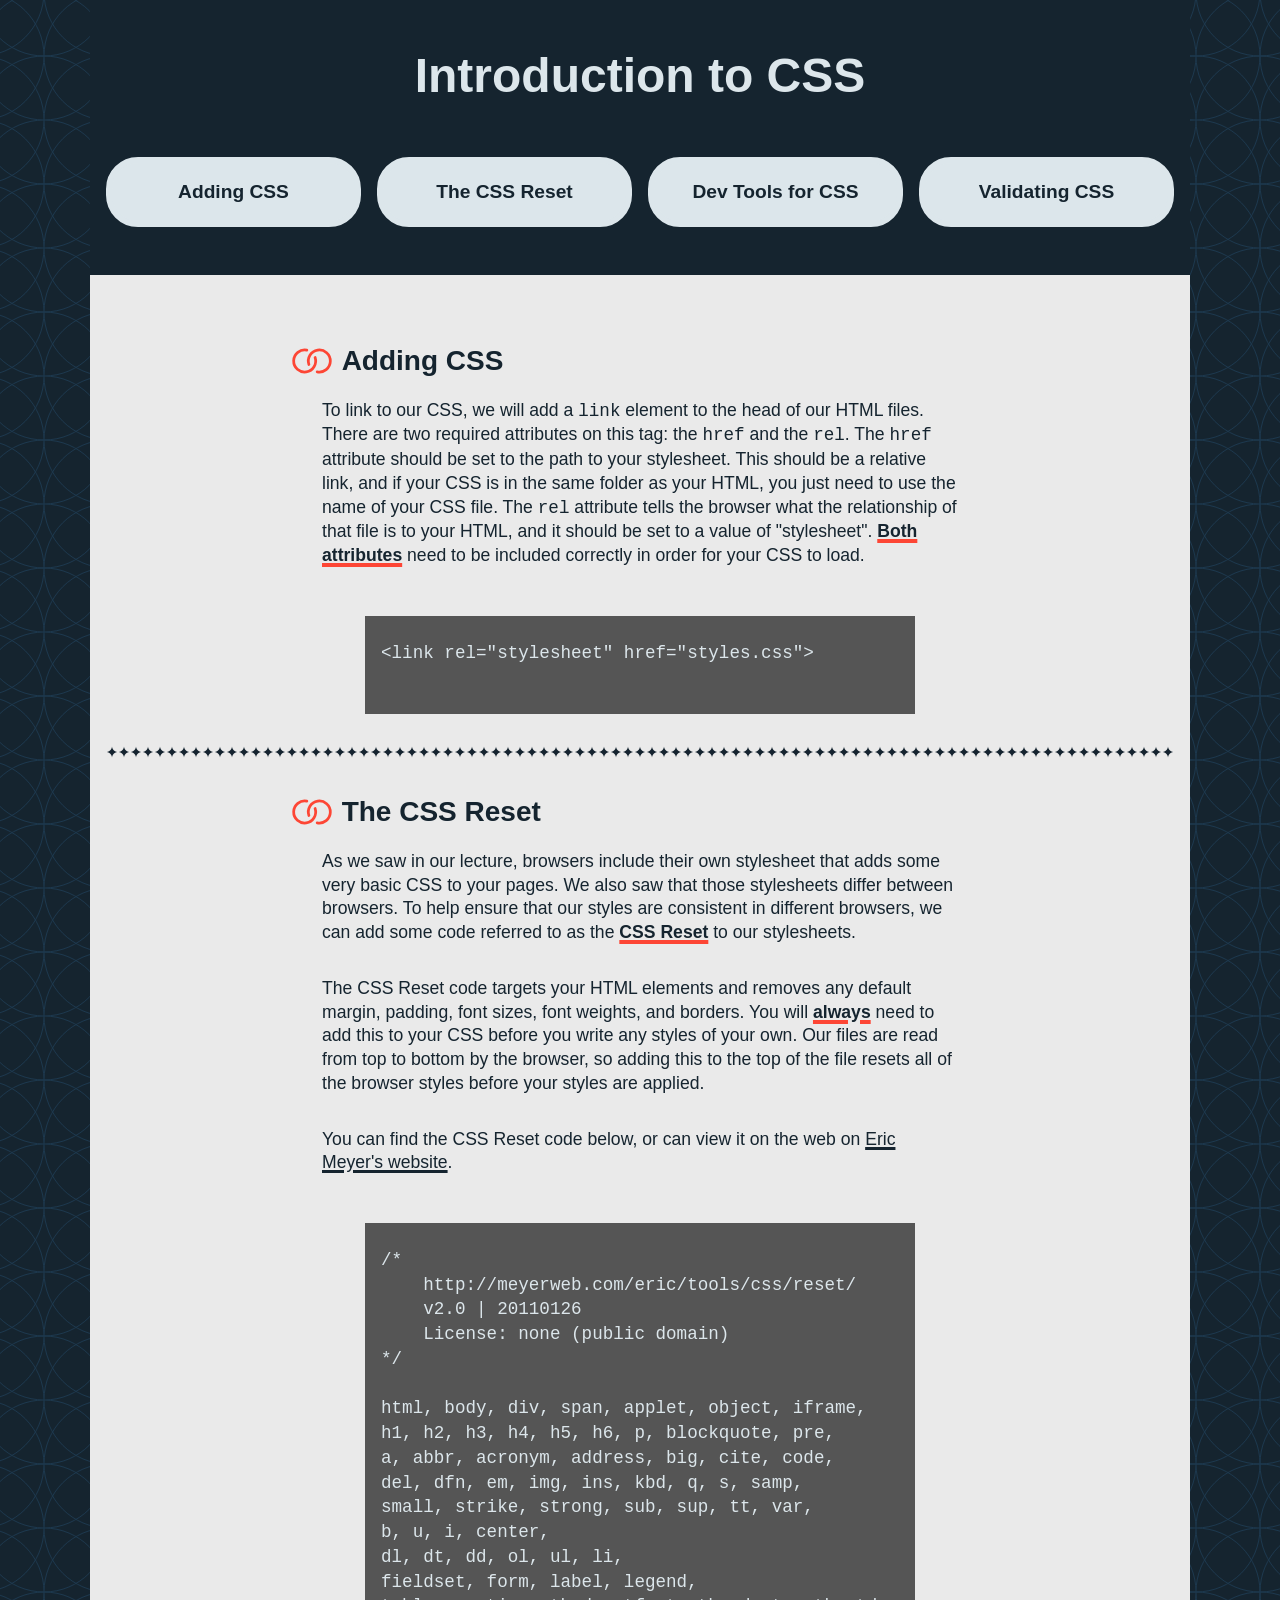
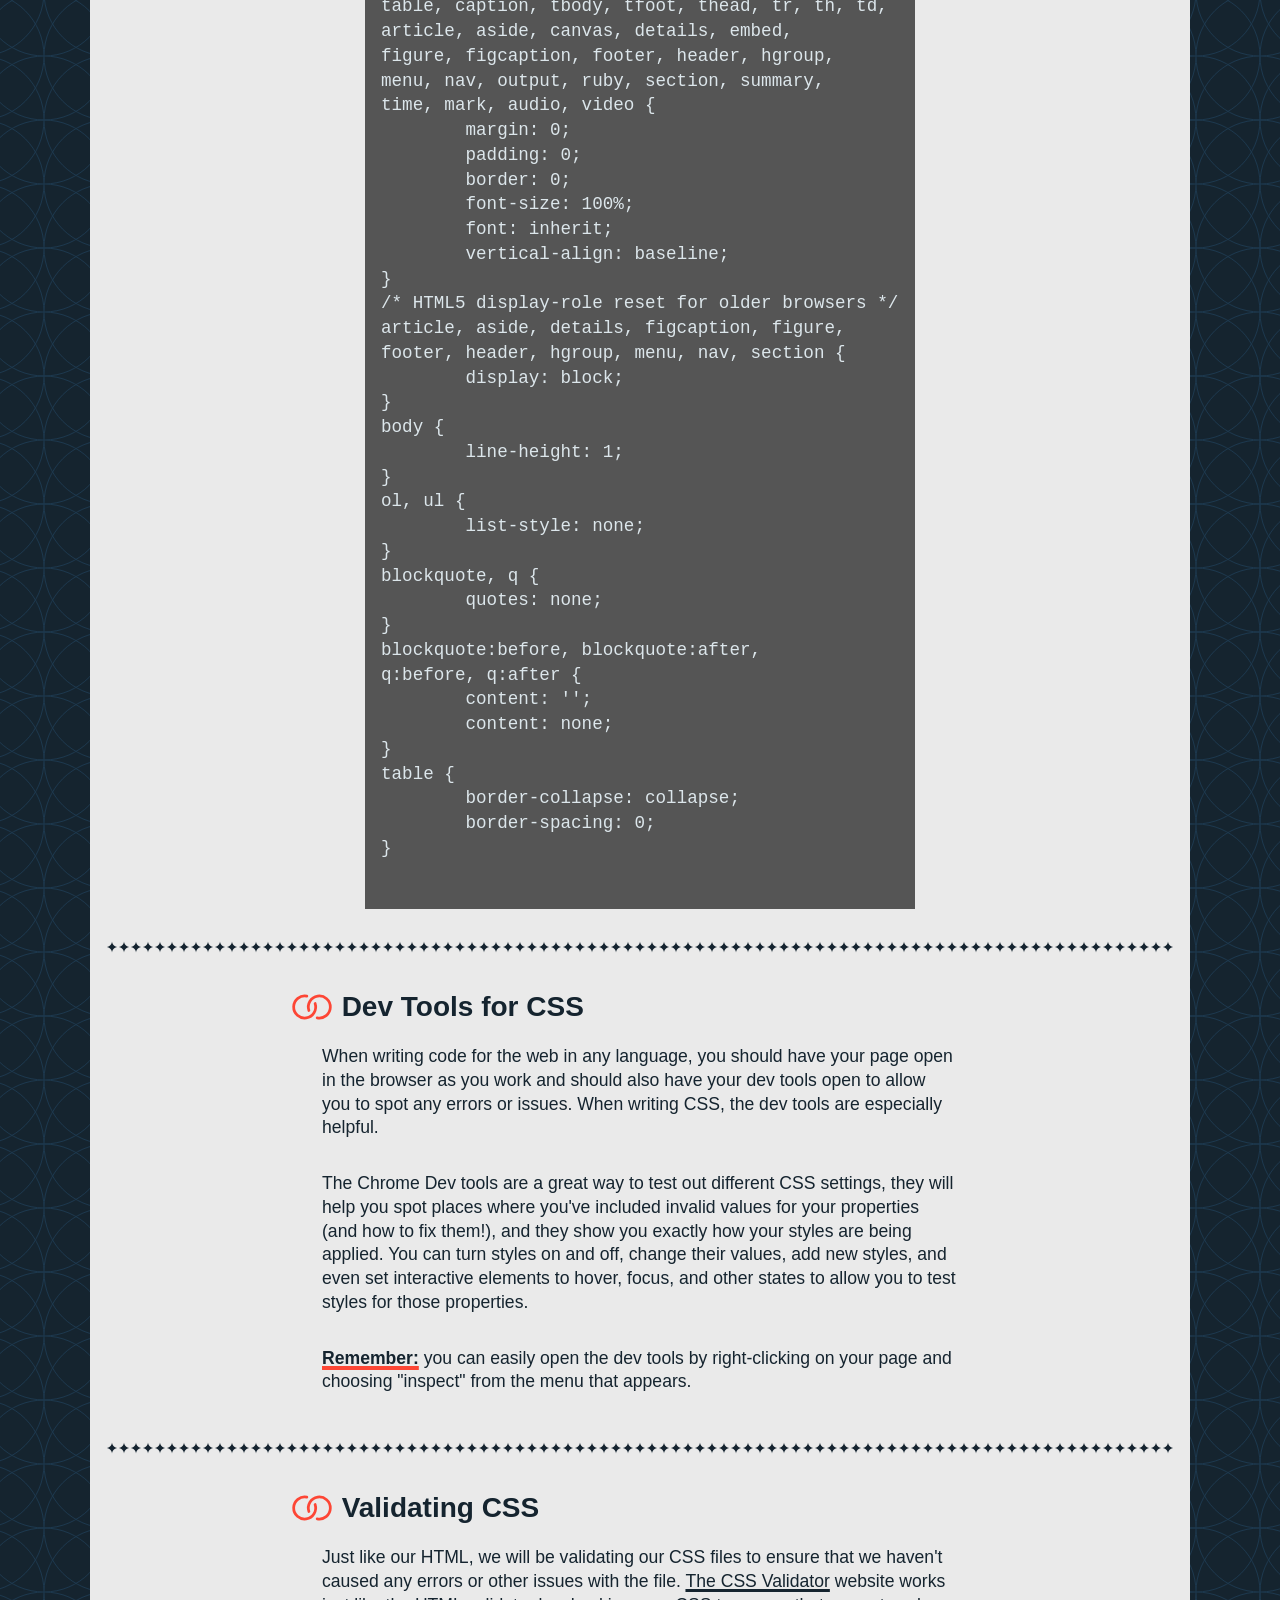
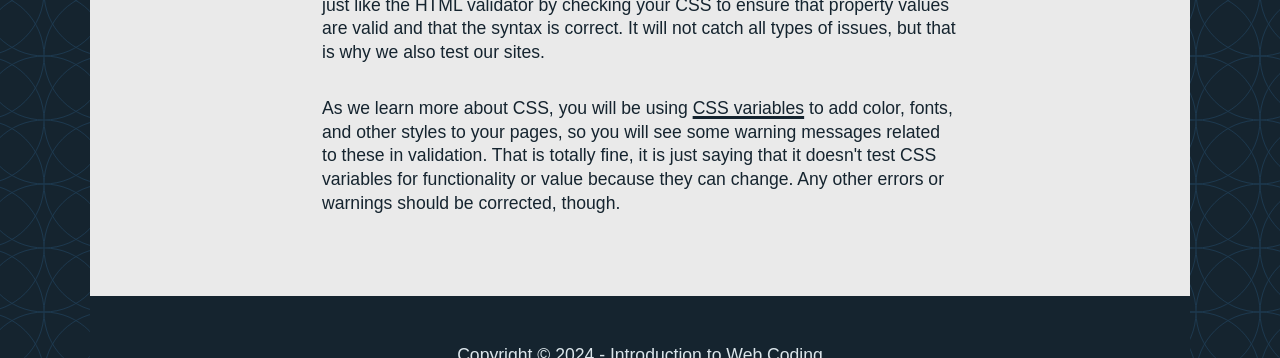
<file: intro-to-css/index.html>
<!DOCTYPE html>
<html lang="en">
<head>
    <meta charset="UTF-8">
    <meta name="viewport" content="width=device-width, initial-scale=1.0">
    <title>Introduction to CSS</title>
    <meta name="author" content="Jessica Barnett">
    <meta name="description" content="Our first activity about cascading stylesheets. Let's learn how to add C.S.S. to a website!">

    <!-- Favicon Code -->
    <link rel="shortcut icon" href="images/favicon.ico" type="image/x-icon">
    <link rel="icon" href="images/favicon.ico" type="image/x-icon">

    <!-- TO DO: Link to CSS File Here -->

<link rel="stylesheet" href="styles.css">
    
</head>
<body>
    <a href="#main-content" id="skip">Skip to Main Content</a>
    <header>
        <h1>Introduction to CSS</h1>
        <nav aria-label="Main Navigation">
            <ul>
                <li><a href="#linking">Adding CSS</a></li>
                <li><a href="#reset">The CSS Reset</a></li>
                <li><a href="#viewing">Dev Tools for CSS</a></li>
                <li><a href="#validate">Validating CSS</a></li>
            </ul>
        </nav>
    </header>

    <main id="main-content">

        <section id="linking">
            <!-- TO DO: See the item above to link to our CSS file -->
            <h2>
                <svg xmlns="http://www.w3.org/2000/svg" class="icon icon-tabler icon-tabler-circles-relation" width="44" height="44" viewBox="0 0 24 24" stroke-width="1.5" stroke="#000000" fill="none" stroke-linecap="round" stroke-linejoin="round">
                    <path stroke="none" d="M0 0h24v24H0z" fill="none"/>
                    <path d="M9.183 6.117a6 6 0 1 0 4.511 3.986" />
                    <path d="M14.813 17.883a6 6 0 1 0 -4.496 -3.954" />
                </svg>
                Adding CSS</h2>
            <p>To link to our CSS, we will add a <code>link</code> element to the head of our HTML files. There are two required attributes on this tag: the <code>href</code> and the <code>rel</code>. The <code>href</code> attribute should be set to the path to your stylesheet. This should be a relative link, and if your CSS is in the same folder as your HTML, you just need to use the name of your CSS file. The <code>rel</code> attribute tells the browser what the relationship of that file is to your HTML, and it should be set to a value of "stylesheet". <strong>Both attributes</strong> need to be included correctly in order for your CSS to load.</p>
            <pre>
                <code>
<!--             -->&lt;link rel="stylesheet" href="styles.css"&gt;
                </code>
            </pre>
        </section>

        <div class="divider"></div>

        <section id="reset">
            <!-- TO DO: Add the CSS Reset code to the CSS file -->
            <h2>
                <svg xmlns="http://www.w3.org/2000/svg" class="icon icon-tabler icon-tabler-circles-relation" width="44" height="44" viewBox="0 0 24 24" stroke-width="1.5" stroke="#000000" fill="none" stroke-linecap="round" stroke-linejoin="round">
                    <path stroke="none" d="M0 0h24v24H0z" fill="none"/>
                    <path d="M9.183 6.117a6 6 0 1 0 4.511 3.986" />
                    <path d="M14.813 17.883a6 6 0 1 0 -4.496 -3.954" />
                </svg>
                The CSS Reset</h2>
            <p>As we saw in our lecture, browsers include their own stylesheet that adds some very basic CSS to your pages. We also saw that those stylesheets differ between browsers. To help ensure that our styles are consistent in different browsers, we can add some code referred to as the <strong>CSS Reset</strong> to our stylesheets.</p>

            <p>The CSS Reset code targets your HTML elements and removes any default margin, padding, font sizes, font weights, and borders. You will <strong>always</strong> need to add this to your CSS before you write any styles of your own. Our files are read from top to bottom by the browser, so adding this to the top of the file resets all of the browser styles before your styles are applied.</p>

            <p>You can find the CSS Reset code below, or can view it on the web on <a href="https://meyerweb.com/eric/tools/css/reset/">Eric Meyer's website</a>.</p>
            <pre>
                <code>
<!--             -->/* 
<!--             -->    http://meyerweb.com/eric/tools/css/reset/ 
<!--             -->    v2.0 | 20110126
<!--             -->    License: none (public domain)
<!--             -->*/

<!--             -->html, body, div, span, applet, object, iframe,
<!--             -->h1, h2, h3, h4, h5, h6, p, blockquote, pre,
<!--             -->a, abbr, acronym, address, big, cite, code,
<!--             -->del, dfn, em, img, ins, kbd, q, s, samp,
<!--             -->small, strike, strong, sub, sup, tt, var,
<!--             -->b, u, i, center,
<!--             -->dl, dt, dd, ol, ul, li,
<!--             -->fieldset, form, label, legend,
<!--             -->table, caption, tbody, tfoot, thead, tr, th, td,
<!--             -->article, aside, canvas, details, embed, 
<!--             -->figure, figcaption, footer, header, hgroup, 
<!--             -->menu, nav, output, ruby, section, summary,
<!--             -->time, mark, audio, video {
<!--             -->	margin: 0;
<!--             -->	padding: 0;
<!--             -->	border: 0;
<!--             -->	font-size: 100%;
<!--             -->	font: inherit;
<!--             -->	vertical-align: baseline;
<!--             -->}
<!--             -->/* HTML5 display-role reset for older browsers */
<!--             -->article, aside, details, figcaption, figure, 
<!--             -->footer, header, hgroup, menu, nav, section {
<!--             -->	display: block;
<!--             -->}
<!--             -->body {
<!--             -->	line-height: 1;
<!--             -->}
<!--             -->ol, ul {
<!--             -->	list-style: none;
<!--             -->}
<!--             -->blockquote, q {
<!--             -->	quotes: none;
<!--             -->}
<!--             -->blockquote:before, blockquote:after,
<!--             -->q:before, q:after {
<!--             -->	content: '';
<!--             -->	content: none;
<!--             -->}
<!--             -->table {
<!--             -->	border-collapse: collapse;
<!--             -->	border-spacing: 0;
<!--             -->}
                </code>
            </pre>
        </section>

        <div class="divider"></div>

        <section id="viewing">
            <!-- TO DO: Follow along as we see how we can use the dev tools to help with CSS -->
            <h2>
                <svg xmlns="http://www.w3.org/2000/svg" class="icon icon-tabler icon-tabler-circles-relation" width="44" height="44" viewBox="0 0 24 24" stroke-width="1.5" stroke="#000000" fill="none" stroke-linecap="round" stroke-linejoin="round">
                    <path stroke="none" d="M0 0h24v24H0z" fill="none"/>
                    <path d="M9.183 6.117a6 6 0 1 0 4.511 3.986" />
                    <path d="M14.813 17.883a6 6 0 1 0 -4.496 -3.954" />
                </svg>
                Dev Tools for CSS</h2>
            <p>When writing code for the web in any language, you should have your page open in the browser as you work and should also have your dev tools open to allow you to spot any errors or issues. When writing CSS, the dev tools are especially helpful.</p>

            <p>The Chrome Dev tools are a great way to test out different CSS settings, they will help you spot places where you've included invalid values for your properties (and how to fix them!), and they show you exactly how your styles are being applied. You can turn styles on and off, change their values, add new styles, and even set interactive elements to hover, focus, and other states to allow you to test styles for those properties.</p>
            <p><strong>Remember:</strong> you can easily open the dev tools by right-clicking on your page and choosing "inspect" from the menu that appears.</p>
        </section>

        <div class="divider"></div>

        <section id="validate">
            <!-- TO DO: Validate your HTML and CSS files when finished with the rest of the work -->
            <h2>
                <svg xmlns="http://www.w3.org/2000/svg" class="icon icon-tabler icon-tabler-circles-relation" width="44" height="44" viewBox="0 0 24 24" stroke-width="1.5" stroke="#000000" fill="none" stroke-linecap="round" stroke-linejoin="round">
                    <path stroke="none" d="M0 0h24v24H0z" fill="none"/>
                    <path d="M9.183 6.117a6 6 0 1 0 4.511 3.986" />
                    <path d="M14.813 17.883a6 6 0 1 0 -4.496 -3.954" />
                </svg>
                Validating CSS</h2>
            <p>Just like our HTML, we will be validating our CSS files to ensure that we haven't caused any errors or other issues with the file. <a href="https://jigsaw.w3.org/css-validator/#validate_by_input">The CSS Validator</a> website works just like the HTML validator by checking your CSS to ensure that property values are valid and that the syntax is correct. It will not catch all types of issues, but that is why we also test our sites.</p>

            <p>As we learn more about CSS, you will be using <a href="">CSS variables</a> to add color, fonts, and other styles to your pages, so you will see some warning messages related to these in validation. That is totally fine, it is just saying that it doesn't test CSS variables for functionality or value because they can change. Any other errors or warnings should be corrected, though.</p>
        </section>
        
    </main>

    <footer>
        <p>Copyright &copy; 2024 - Introduction to Web Coding</p>
    </footer>
</body>
</html>
</file>
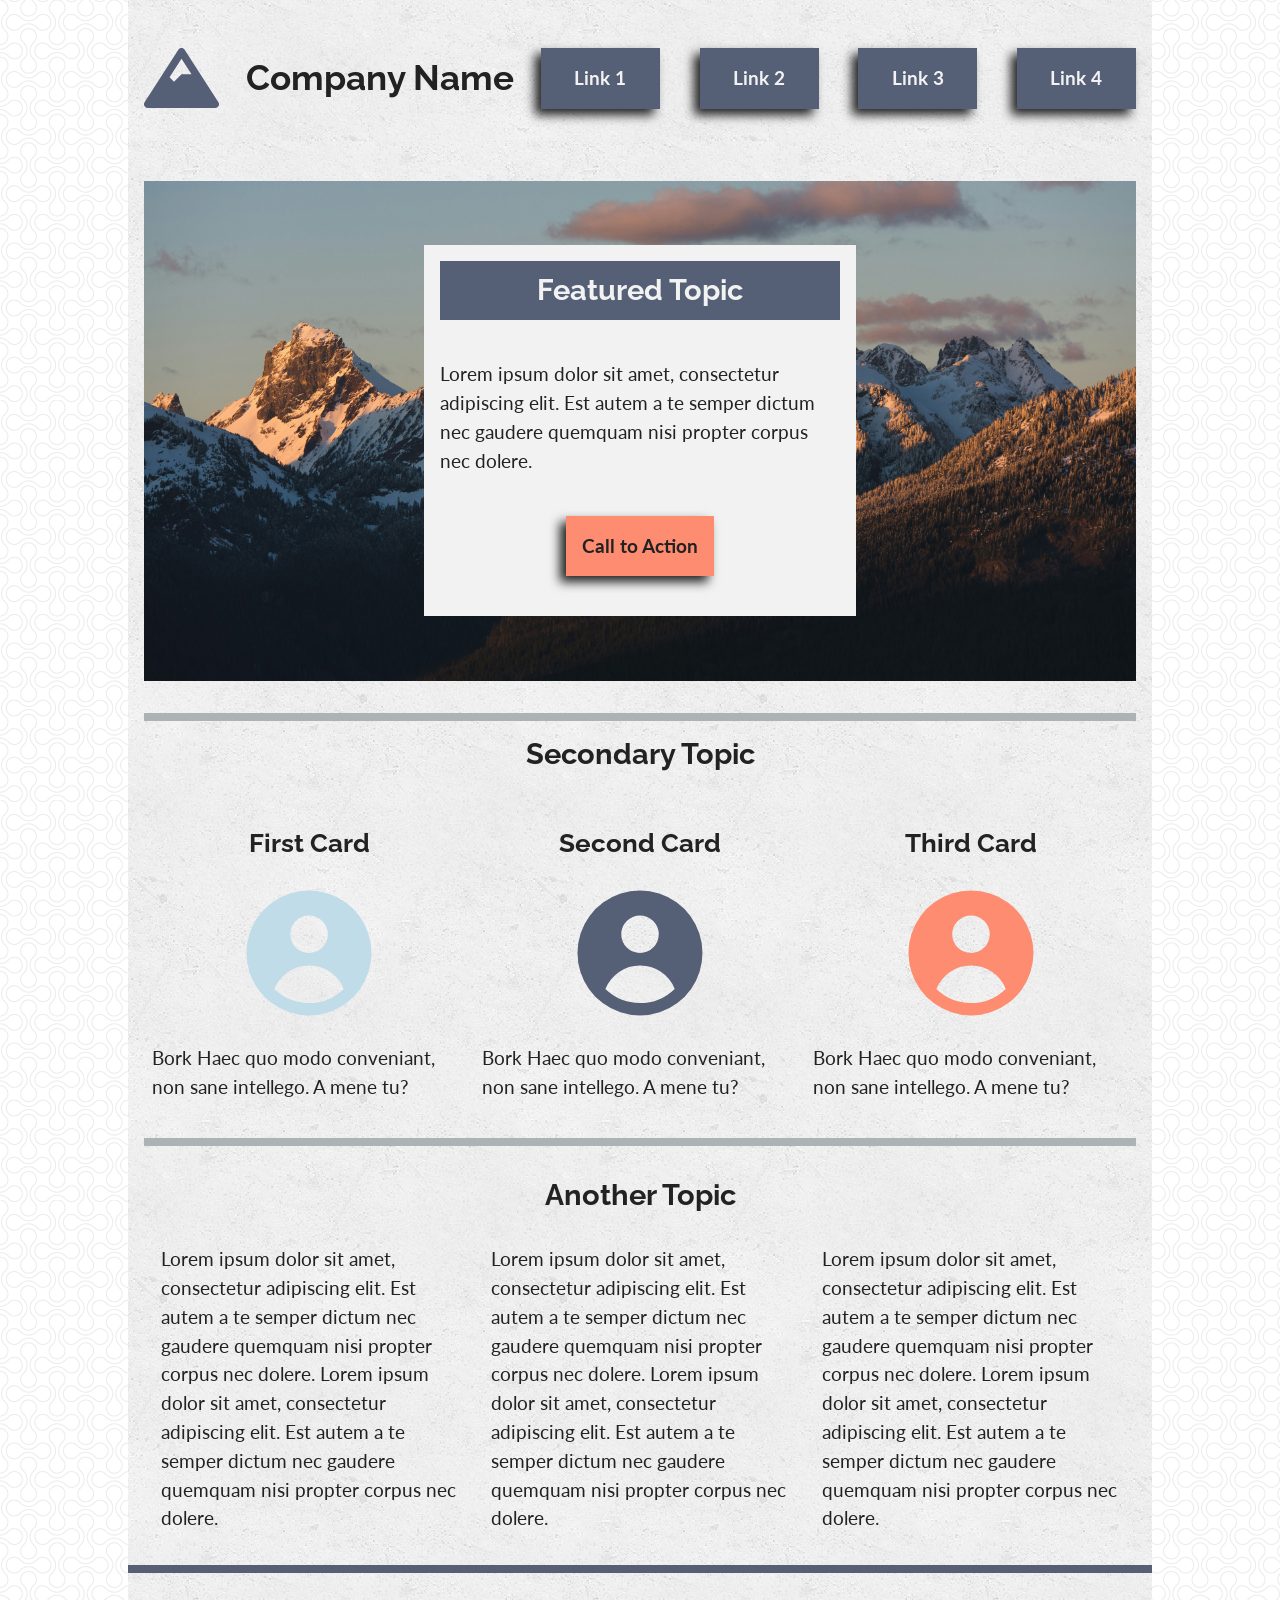
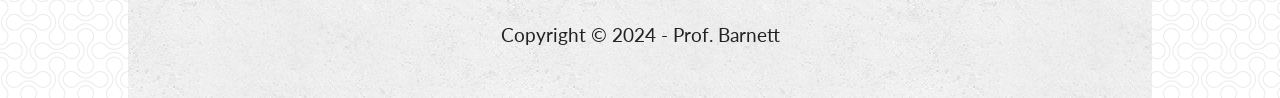
<file: media-queries-starter/index.html>
<!DOCTYPE html>
<html lang="en">
    <head>
        <meta charset="utf-8">
        <meta name="viewport" content="width=device-width, initial-scale=1">
        <title>CSS Media Queries</title>
        <meta name="author" content="Jessica Barnett">
        <meta name="description" content="Learning how to choose breakpoints, add media queries, and adjust page styles with CSS to create a responsive web page">

        <!-- Favicon -->
        <link rel="shortcut icon" href="images/favicon.ico" type="image/x-icon">
        <link rel="icon" href="images/favicon.ico" type="image/x-icon">

        <!-- Fonts from Google Fonts -->
        <link rel="stylesheet" href="https://fonts.googleapis.com/css?family=Lato:400,400i,700">
        <link rel="stylesheet" href="https://fonts.googleapis.com/css?family=Raleway:400,400i,700">

        <!-- Stylesheets -->
        <link href="styles.css" rel="stylesheet">
    </head>

    <body id="top">
        <a href="#main" id="skip">Skip to Main Content</a>
        <!-- Based on wireframe image found at https://www.vectorstock.com/royalty-free-vector/company-website-wireframe-vector-5668001 -->
        <header>
            <a href="#" aria-label="go to home page">
                <svg viewBox="0 0 640 512" width="100">
                    <path d="M634.92 462.7l-288-448C341.03 5.54 330.89 0 320 0s-21.03 5.54-26.92 14.7l-288 448a32.001 32.001 0 0 0-1.17 32.64A32.004 32.004 0 0 0 32 512h576c11.71 0 22.48-6.39 28.09-16.67a31.983 31.983 0 0 0-1.17-32.63zM320 91.18L405.39 224H320l-64 64-38.06-38.06L320 91.18z" />
                </svg>
            </a>
            <h1><a href="#">Company Name</a></h1>
            <nav aria-label="Main Navigation">
                <ul>
                    <li><a href="#">Link 1</a></li>
                    <li><a href="#">Link 2</a></li>
                    <li><a href="#">Link 3</a></li>
                    <li><a href="#">Link 4</a></li>
                </ul>
            </nav>
        </header>

        <main id="main">
            <section id="section1">
                <div>
                    <h2>Featured Topic</h2>
                    <p>Lorem ipsum dolor sit amet, consectetur adipiscing elit. Est autem a te semper dictum nec gaudere quemquam nisi propter corpus nec dolere.</p>
                    <a href="#">Call to Action</a>
                </div>
            </section>
	
            <section id="section2">
                <h2>Secondary Topic</h2>
                <section id="person1">
                    <h3>First Card</h3>
                    <!-- Placeholder to represent an image -->
                    <svg height="512" viewBox="0 0 24 24" width="512" xmlns="http://www.w3.org/2000/svg" data-name="Layer 3">
                        <path d="m12 2a9.992 9.992 0 0 0 -5.97 18.01 9.965 9.965 0 0 0 11.95 0 10 10 0 0 0 -5.98-18.01zm0 4a3 3 0 1 1 -3 3 3.009 3.009 0 0 1 3-3zm0 14a7.989 7.989 0 0 1 -5.54-2.24 5.975 5.975 0 0 1 11.09-.02 7.943 7.943 0 0 1 -5.55 2.26z"/>
                    </svg>
                    <p>Bork Haec quo modo conveniant, non sane intellego. A mene tu?</p>
                </section>
                <section id="person2">
                    <h3>Second Card</h3>
                    <!-- Placeholder to represent an image -->
                    <svg height="512" viewBox="0 0 24 24" width="512" xmlns="http://www.w3.org/2000/svg" data-name="Layer 3">
                        <path d="m12 2a9.992 9.992 0 0 0 -5.97 18.01 9.965 9.965 0 0 0 11.95 0 10 10 0 0 0 -5.98-18.01zm0 4a3 3 0 1 1 -3 3 3.009 3.009 0 0 1 3-3zm0 14a7.989 7.989 0 0 1 -5.54-2.24 5.975 5.975 0 0 1 11.09-.02 7.943 7.943 0 0 1 -5.55 2.26z"/>
                    </svg>
                    <p>Bork Haec quo modo conveniant, non sane intellego. A mene tu?</p>
                </section>
                <section id="person3">
                    <h3>Third Card</h3>
                    <!-- Placeholder to represent an image -->
                    <svg height="512" viewBox="0 0 24 24" width="512" xmlns="http://www.w3.org/2000/svg" data-name="Layer 3">
                        <path d="m12 2a9.992 9.992 0 0 0 -5.97 18.01 9.965 9.965 0 0 0 11.95 0 10 10 0 0 0 -5.98-18.01zm0 4a3 3 0 1 1 -3 3 3.009 3.009 0 0 1 3-3zm0 14a7.989 7.989 0 0 1 -5.54-2.24 5.975 5.975 0 0 1 11.09-.02 7.943 7.943 0 0 1 -5.55 2.26z"/>
                    </svg>
                    <p>Bork Haec quo modo conveniant, non sane intellego. A mene tu?</p>
                </section>
            </section>
	
            <section id="section3">
                <h2>Another Topic</h2>
                <p>Lorem ipsum dolor sit amet, consectetur adipiscing elit. Est autem a te semper dictum nec gaudere quemquam nisi propter corpus nec dolere. Lorem ipsum dolor sit amet, consectetur adipiscing elit. Est autem a te semper dictum nec gaudere quemquam nisi propter corpus nec dolere.</p>
                <p>Lorem ipsum dolor sit amet, consectetur adipiscing elit. Est autem a te semper dictum nec gaudere quemquam nisi propter corpus nec dolere. Lorem ipsum dolor sit amet, consectetur adipiscing elit. Est autem a te semper dictum nec gaudere quemquam nisi propter corpus nec dolere.</p>
                <p>Lorem ipsum dolor sit amet, consectetur adipiscing elit. Est autem a te semper dictum nec gaudere quemquam nisi propter corpus nec dolere. Lorem ipsum dolor sit amet, consectetur adipiscing elit. Est autem a te semper dictum nec gaudere quemquam nisi propter corpus nec dolere.</p>
            </section>
        </main>

        <footer>
            <p>Copyright &copy; 2024 - Prof. Barnett</p>
        </footer>
    </body>
</html>
</file>
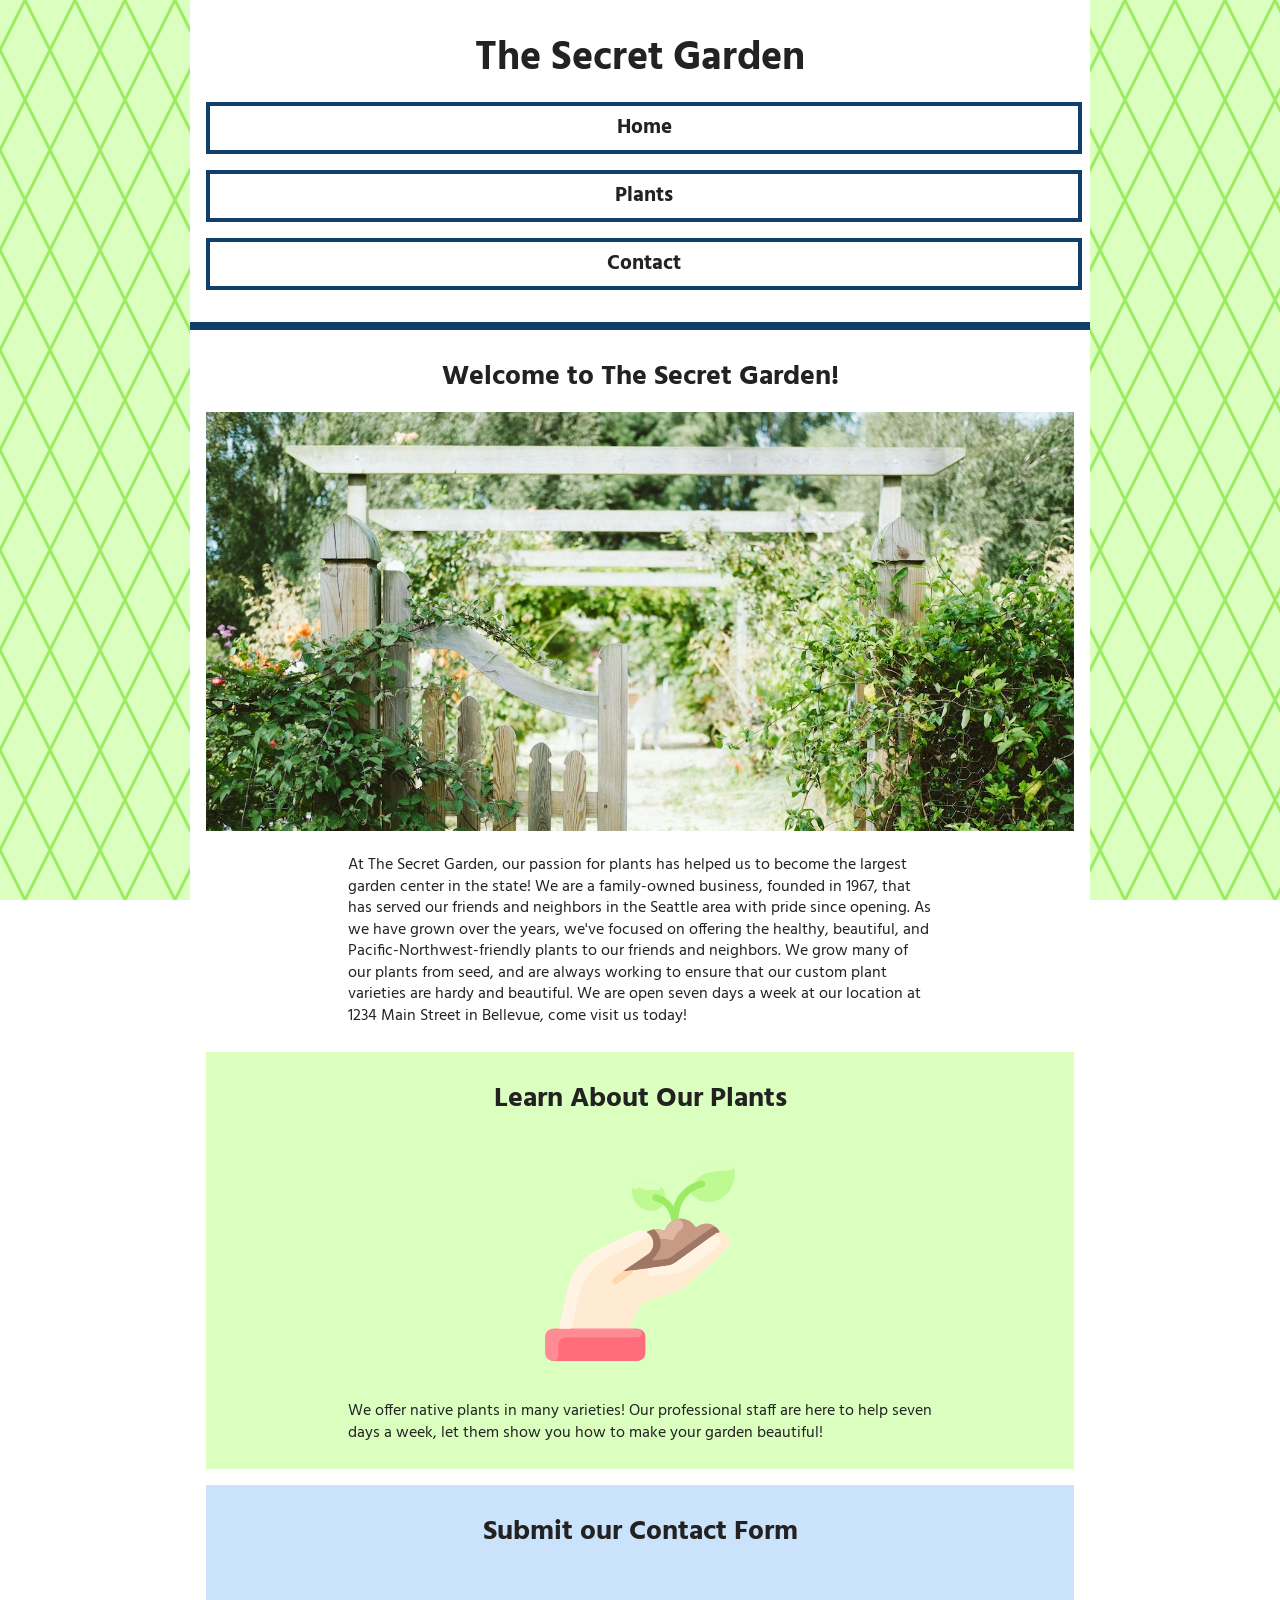
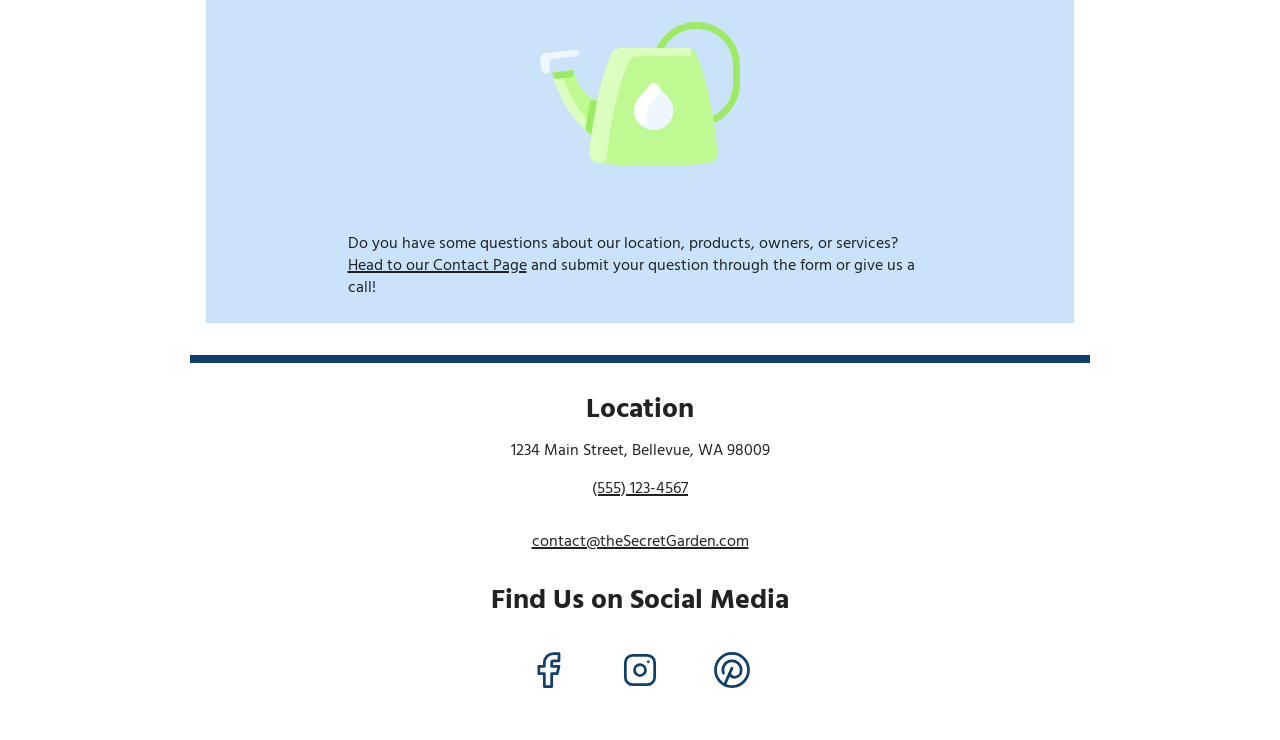
<file: mobile-first-common-props/index.html>
<!DOCTYPE html>
<html lang="en">
    <head>
        <meta charset="UTF-8">
        <meta name="viewport" content="width=device-width, initial-scale=1.0">
        <title>The Secret Garden</title>
        <meta name="author" content="Jessica Barnett">
        <meta name="description" content="The Secret Garden is a family-owned garden supply center located in Bellevue, Washington. We sell everything you need to build the perfect yard or garden, and our experts are here to help!">

        <!-- Favicon -->
        <link rel="shortcut icon" href="images/favicon.ico" type="image/x-icon">
        <link rel="icon" href="images/favicon.ico" type="image/x-icon">

        <!-- Google Fonts -->
        <link rel="preconnect" href="https://fonts.googleapis.com">
        <link rel="preconnect" href="https://fonts.gstatic.com" crossorigin>
        <link href="https://fonts.googleapis.com/css2?family=Hind:wght@400;500;600;700&display=swap" rel="stylesheet">

        <!-- Custom Styles -->
        <link rel="stylesheet" href="styles.css">
    </head>
    <body>
        <a href="#main-content" id="skip">Skip to Main Content</a>
        <header>
            <h1>The Secret Garden</h1>
            <nav aria-label="Main Navigation">
                <ul>
                    <li><a href="#" aria-current="page">Home</a></li>
                    <li><a href="#">Plants</a></li>
                    <li><a href="#">Contact</a></li>
                </ul>
            </nav>
        </header>
        <main id="main-content">
            <section id="welcome">
                <h2>Welcome to <wbr>The&nbsp;Secret&nbsp;Garden!</h2>
                <!-- 
                    Photo by <a href="https://unsplash.com/@pmason303?utm_content=creditCopyText&utm_medium=referral&utm_source=unsplash">Peter Mason</a> on <a href="https://unsplash.com/photos/beige-wooden-fence-covered-with-green-vine-plants-Xu21TslwRAM?utm_content=creditCopyText&utm_medium=referral&utm_source=unsplash">Unsplash</a>
                -->
                <img src="images/garden-gate.jpg" alt="gravel path through a wooden gate with arch covered in climbing plants" width="1440" height="695">
                <p>At The Secret Garden, our passion for plants has helped us to become the largest garden center in the state! We are a family-owned business, founded in 1967, that has served our friends and neighbors in the Seattle area with pride since opening. As we have grown over the years, we've focused on offering the healthy, beautiful, and Pacific-Northwest-friendly plants to our friends and neighbors. We grow many of our plants from seed, and are always working to ensure that our custom plant varieties are hardy and beautiful. We are open seven days a week at our location at 1234 Main Street in Bellevue, come visit us today!</p>
            </section>
            <section id="about">
                <h2>Learn About Our Plants</h2>
                <a href="#" aria-label="Reach out to our staff about our plants" title="Reach out to our staff about our plants">
                    <img src="images/sprout.svg" alt="" width="200" height="200">
                </a>
                <p>We offer native plants in many varieties! Our professional staff are here to help seven days a week, let them show you how to make your garden beautiful!</p>
            </section>
            <section id="contact">
                <h2>Submit our Contact Form</h2>
                <a href="#" aria-label="Contact us through our web form" title="Contact us through our web form">
                    <img src="images/watering-can.svg" alt="" width="200" height="200">
                </a>
                <p>Do you have some questions about our location, products, owners, or services? <a href="#">Head to our Contact Page</a> and submit your question through the form or give us a call!</p>
            </section>
        </main>
        <footer>
            <section>
                <h2>Location</h2>
                <address>
                    1234 Main Street, Bellevue, WA 98009
                    <span class="desktop">(555) 123-4567</span> 
                    <a href="tel:1-555-123-4567" class="mobile">(555) 123-4567</a>
                    <a href="mailto:contact@theSecretGarden.com">contact@theSecretGarden.com</a>
                </address>
            </section>
            <section id="social-media">
                <h2>Find Us on Social Media</h2>
                <div>
                    <a href="#" aria-label="Find us on Facebook">
                        <svg xmlns="http://www.w3.org/2000/svg" class="icon icon-tabler icon-tabler-brand-facebook" width="44" height="44" viewBox="0 0 24 24" stroke-width="1.5" fill="none" stroke-linecap="round" stroke-linejoin="round">
                            <path stroke="none" d="M0 0h24v24H0z" fill="none"/>
                            <path d="M7 10v4h3v7h4v-7h3l1 -4h-4v-2a1 1 0 0 1 1 -1h3v-4h-3a5 5 0 0 0 -5 5v2h-3" />
                        </svg>
                    </a>
                    <a href="#" aria-label="Find us on Instagram">
                        <svg xmlns="http://www.w3.org/2000/svg" class="icon icon-tabler icon-tabler-brand-instagram" width="44" height="44" viewBox="0 0 24 24" stroke-width="1.5" fill="none" stroke-linecap="round" stroke-linejoin="round">
                            <path stroke="none" d="M0 0h24v24H0z" fill="none"/>
                            <path d="M4 4m0 4a4 4 0 0 1 4 -4h8a4 4 0 0 1 4 4v8a4 4 0 0 1 -4 4h-8a4 4 0 0 1 -4 -4z" />
                            <path d="M12 12m-3 0a3 3 0 1 0 6 0a3 3 0 1 0 -6 0" />
                            <path d="M16.5 7.5l0 .01" />
                        </svg>
                    </a>
                    <a href="#" aria-label="Find us on Pinterest">
                        <svg xmlns="http://www.w3.org/2000/svg" class="icon icon-tabler icon-tabler-brand-pinterest" width="44" height="44" viewBox="0 0 24 24" stroke-width="1.5" fill="none" stroke-linecap="round" stroke-linejoin="round">
                            <path stroke="none" d="M0 0h24v24H0z" fill="none"/>
                            <path d="M8 20l4 -9" />
                            <path d="M10.7 14c.437 1.263 1.43 2 2.55 2c2.071 0 3.75 -1.554 3.75 -4a5 5 0 1 0 -9.7 1.7" />
                            <path d="M12 12m-9 0a9 9 0 1 0 18 0a9 9 0 1 0 -18 0" />
                        </svg>
                    </a>
                </div>
            </section>
        </footer>
    </body>
</html>
</file>
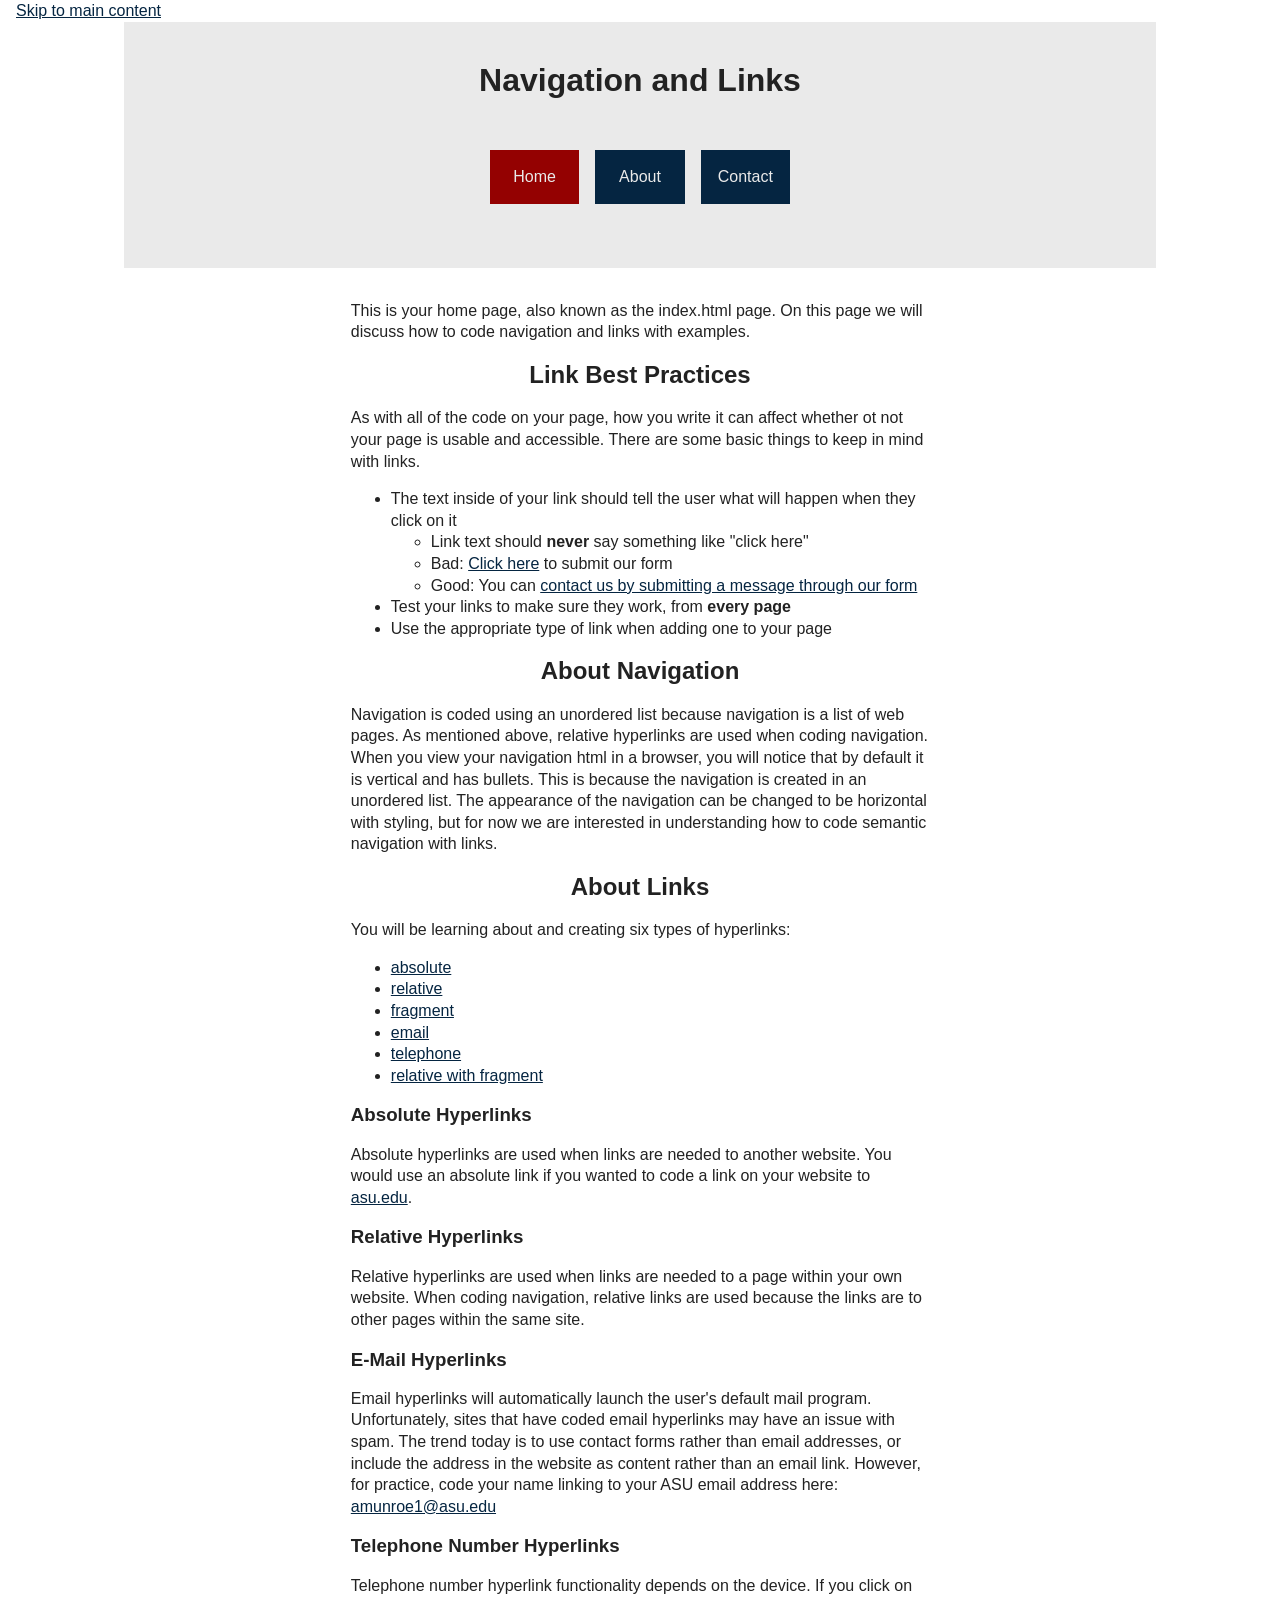
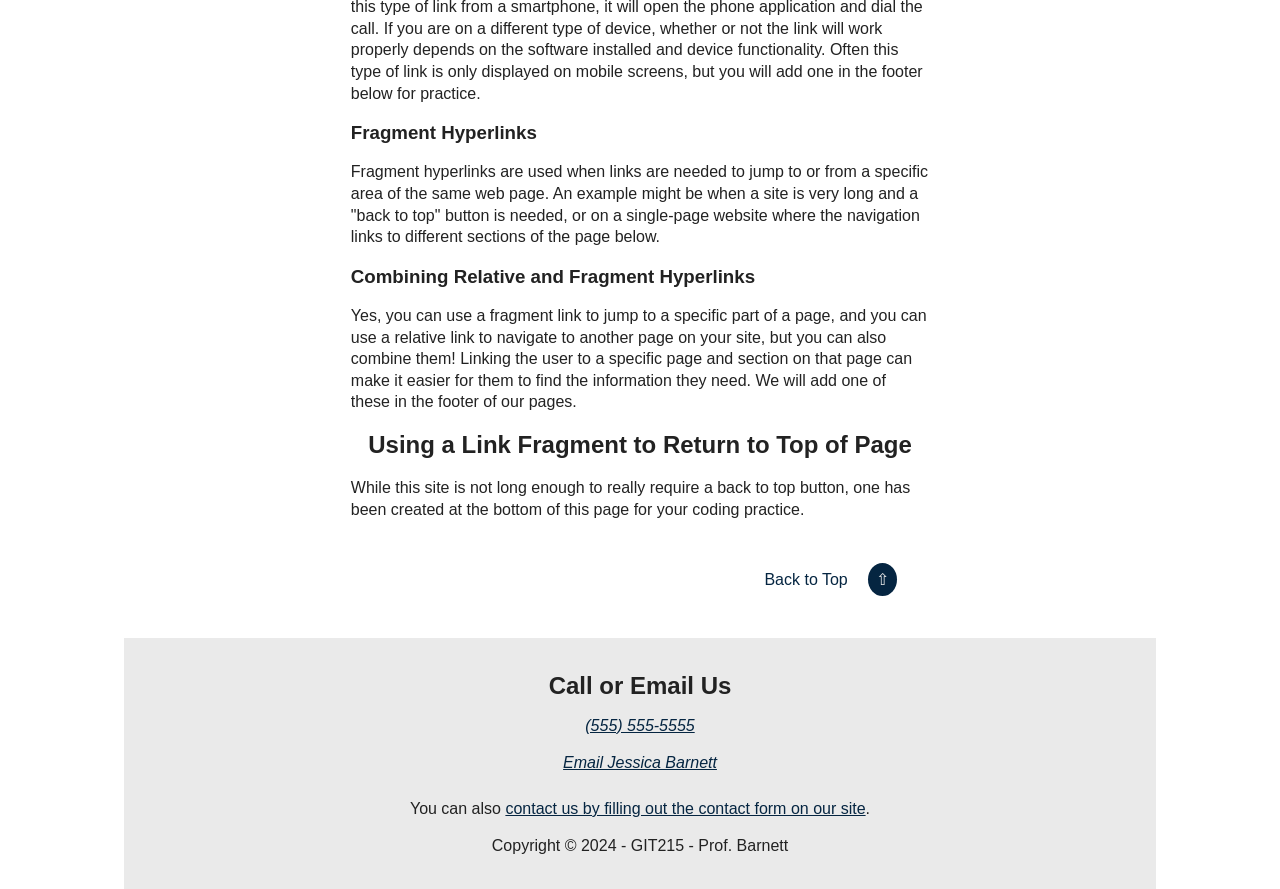
<file: navigation-and-links/index.html>
<!DOCTYPE html>
<html lang="en">
    <head>
        <meta charset="utf-8">
        <title>Navigation and Links</title>
        <meta name="viewport" content="width=device-width, initial-scale=1">
        <!-- TO DO: ADD YOUR NAME TO THE AUTHOR TAG HERE -->
        <meta name="author" content="Andrew Munroe">
        <meta name="description" content="Learn about the different types of anchor tags, or links, that you can use when building a page for the web. Make it possible to navigate between pages, send an email, call a number, and more with anchor tags!">
        <link rel="stylesheet" href="styles.css">
    </head>
    <body>
        <!-- ADD SKIP LINK HERE -->
        <a href="#main-content">Skip to main content</a>
        <header>
            <h1>Navigation and Links</h1>

            <!-- TO DO: CREATE THE NAVIGATION FOR THE SITE HERE -->
             <nav aria-label="navigation">
                 <ul>
                     <li><a aria-current="page" href="index.html">Home</a></li>
                     <li><a href="about.html">About</a></li>
                     <li><a href="contact.html">Contact</a></li>
                 </ul>
             </nav>
        </header>
            

        <main id="main-content">
            <p>This is your home page, also known as the index.html page. On this page we will discuss how to code navigation and links with examples.</p>

            <section>
                <h2>Link Best Practices</h2>
                <p>As with all of the code on your page, how you write it can affect whether ot not your page is usable and accessible. There are some basic things to keep in mind with links.</p>
                <ul>
                    <li>The text inside of your link should tell the user what will happen when they click on it
                        <ul>
                            <li>Link text should <strong>never</strong> say something like "click here"</li>
                            <li>Bad: <a href="#">Click here</a> to submit our form</li>
                            <li>Good: You can <a href="#">contact us by submitting a message through our form</a></li>
                        </ul>
                    </li>
                    <li>Test your links to make sure they work, from <strong>every page</strong></li>
                    <li>Use the appropriate type of link when adding one to your page</li>
                </ul>
            </section>

            <section>
                <h2>About Navigation</h2>
                <p>Navigation is coded using an unordered list because navigation is a list of web pages. As mentioned above, relative hyperlinks are used when coding navigation. When you view your navigation html in a browser, you will notice that by default it is vertical and has bullets. This is because the navigation is created in an unordered list. The appearance of the navigation can be changed to be horizontal with styling, but for now we are interested in understanding how to code semantic navigation with links.</p>  
            </section>

            <section>
                <h2>About Links</h2>
                <p>You will be learning about and creating six types of hyperlinks:</p> 

                <!-- TO DO: CREATE FRAGMENT LINKS HERE TO THESE TOPIC SECTIONS ON THE PAGE -->
                <ul id="link-types">
                    <li><a href = "#abs">absolute</a></li> <!-- link this to the absolute links section -->
                    <li><a href = "#rel">relative</a></li> <!-- link this to the relative links section -->
                    <li><a href = "#frag">fragment</a></li> <!-- link this to the fragment links section -->
                    <li><a href = "#email">email</a></li> <!-- link this to the email links section -->
                    <li><a href = "#tel">telephone</a></li> <!-- link this to the telephone links section -->
                    <li><a href = "#rel-frag">relative with fragment</a></li> <!-- link this to the relative with fragment links section -->
                </ul>

                <!-- TO DO: ADD AN ABSOLUTE LINK TO THE ASU WEBSITE FROM THE TEXT ASU.EDU BELOW, AND INCLUDE THE ATTRIBUTE THAT WILL MAKE THIS LINK OPEN IN A NEW TAB -->
                <section id="abs">
                    <h3>Absolute Hyperlinks</h3>
                    <p>Absolute hyperlinks are used when links are needed to another website. You would use an absolute link if you wanted to code a link on your website to <a href = "https://asu.edu">asu.edu</a>.</p>
                </section>

                <section id="rel">
                    <h3>Relative Hyperlinks</h3>
                    <p>Relative hyperlinks are used when links are needed to a page within your own website. When coding navigation, relative links are used because the links are to other pages within the same site.</p>
                </section>

                <!-- TO DO: ADD AN EMAIL LINK TO THIS SECTION, USING YOUR ASU EMAIL AND REPLACING THE TEXT YOUREMAIL@ASU.EDU -->
                <section id="email">
                    <h3>E-Mail Hyperlinks</h3>
                    <p>Email hyperlinks will automatically launch the user's default mail program. Unfortunately, sites that have coded email hyperlinks may have an issue with spam. The trend today is to use contact forms rather than email addresses, or include the address in the website as content rather than an email link. However, for practice, code your name linking to your ASU email address here: <a href = "mailto:amunroe1@asu.edu">amunroe1@asu.edu</a></p>
                </section>

                <section id="tel">
                    <h3>Telephone Number Hyperlinks</h3>
                    <p>Telephone number hyperlink functionality depends on the device. If you click on this type of link from a smartphone, it will open the phone application and dial the call. If you are on a different type of device, whether or not the link will work properly depends on the software installed and device functionality. Often this type of link is only displayed on mobile screens, but you will add one in the footer below for practice.</p>
                </section>

                <section id="frag">
                    <h3>Fragment Hyperlinks</h3>
                    <p>Fragment hyperlinks are used when links are needed to jump to or from a specific area of the same web page. An example might be when a site is very long and a "back to top" button is needed, or on a single-page website where the navigation links to different sections of the page below.</p>
                </section>

                <section id="rel-frag">
                    <h3>Combining Relative and Fragment Hyperlinks</h3>
                    <p>Yes, you can use a fragment link to jump to a specific part of a page, and you can use a relative link to navigate to another page on your site, but you can also combine them! Linking the user to a specific page and section on that page can make it easier for them to find the information they need. We will add one of these in the footer of our pages.</p>
                </section>

            </section>

            <section id="btt">
                <h2>Using a Link Fragment to Return to Top of Page</h2>
                <p>While this site is not long enough to really require a back to top button, one has been created at the bottom of this page for your coding practice.</p>

                <!-- TO DO: CREATE A BACK TO TOP LINK HERE -->
                <a href = "#">Back to Top <span>&#8679;</span></a>
            </section>

        </main>

        <footer>
            <section>
                <h2>Call or Email Us</h2>

                <!-- TO DO: MAKE THE PHONE NUMBER AND EMAIL ADDRESS BELOW INTO PROPERLY FORMATTED LINKS INSIDE OF THE ADDRESS TAG -->
                <address>
                    <a href = "tel:555-555-5555">(555) 555-5555</a>
                    <a href = "mailto:j.barnett@asu.edu">Email Jessica Barnett</a>
                </address>
                <!-- TO DO: COMPLETE THE LINK BELOW SO THAT IT WILL TAKE THE USER TO THE CONTACT SECTION ON THE CONTACT PAGE WHEN CLICKED -->
                <p>You can also <a href="contact.html#contact">contact us by filling out the contact form on our site</a>.</p>
            </section>
            <p>Copyright &copy; 2024 - GIT215 - Prof. Barnett</p>
        </footer>
    </body>
</html>
</file>
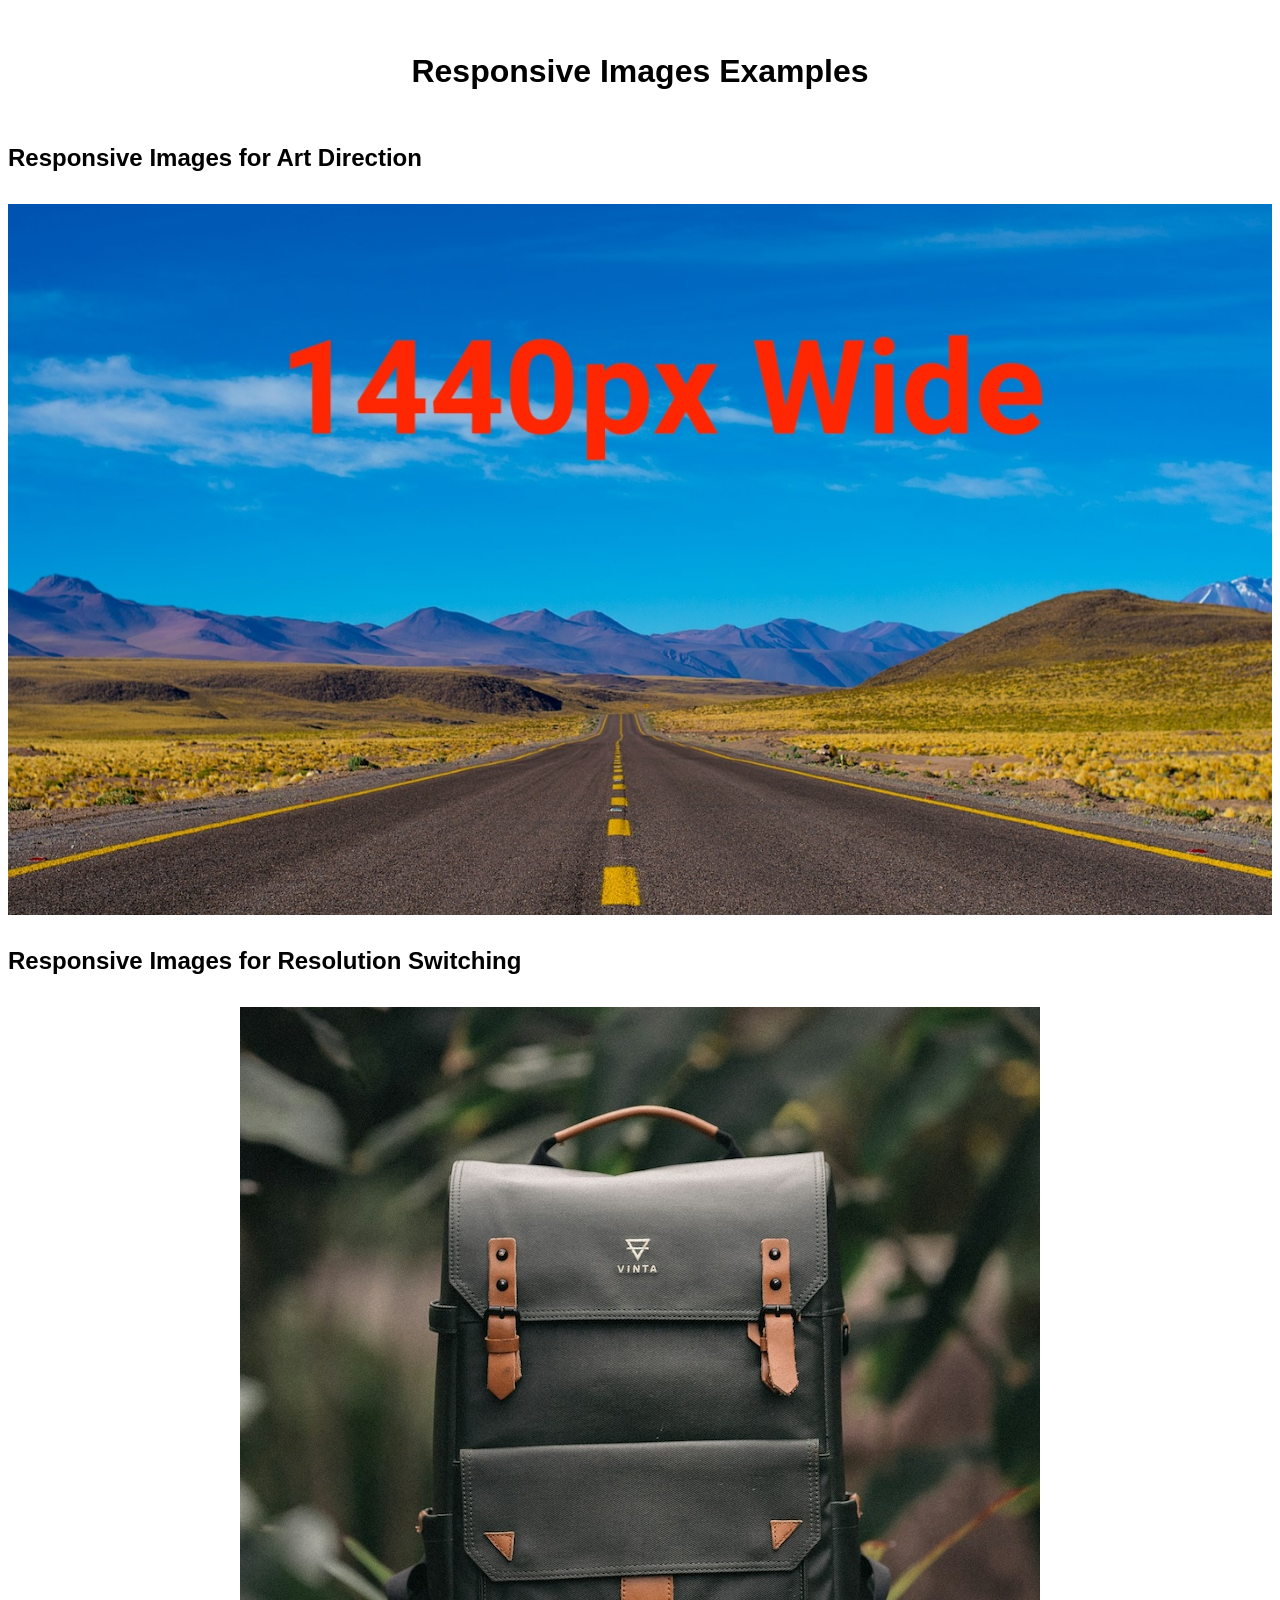
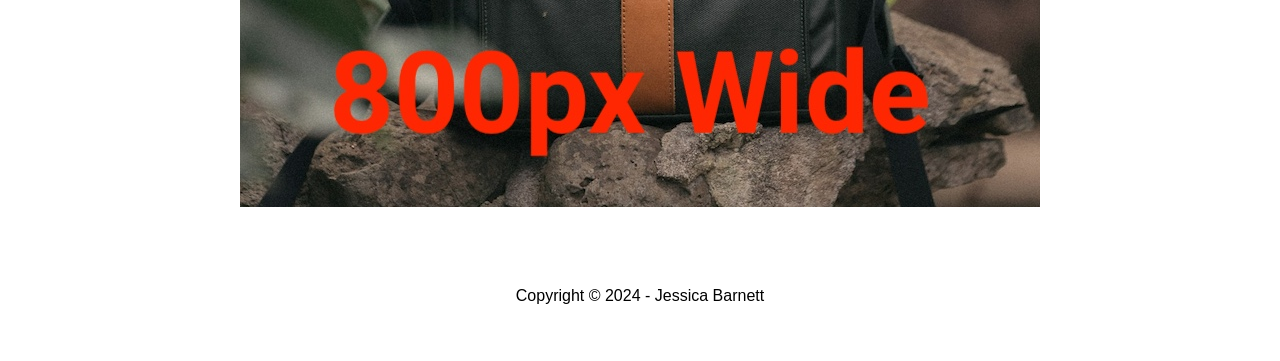
<file: responsive-images/index.html>
<!DOCTYPE html>
<html lang="en">
<head>
    <meta charset="utf-8">
    <meta name="viewport" content="width=device-width, initial-scale=1">
    <title>Responsive Images Examples</title>
    <meta name="author" content="Andrew Munroe">
    <meta name="description" content="Code examples showing how to add responsive images to a website for art direction or for resolution switching">

    <link rel="stylesheet" href="styles.css">

     <script>
        document.createElement("picture");
     </script>
    <script src="picturefill.min.js" async></script>
    
</head>

<body id="top">
    <header>
        <h1>Responsive Images Examples</h1>
    </header>

    <main id="main">
        <section>
            <h2>Responsive Images for Art Direction</h2>
            <picture>
                <source media="(max-width: 600px)" width="485" height="273" srcset="images/art-direction-sm.png">
                <source media="(max-width: 999px)" width="768" height="410" srcset="images/art-direction-med.png">
                <source media="(min-width: 1000px)" width="1440" height="810" srcset="images/art-direction-lg.jpg">
                <img src="images/art-direction-lg.jpg" width ="1440" height="810" alt="">
            </picture>


        </section>

        <section>
            <h2>Responsive Images for Resolution Switching</h2>

            <img srcset="images/resolution-switching-sm.png 300w,
                        images/resolution-switching-med.png 500w,
                        images/resolution-switching-lg.jpg 800w"
                        
                 sizes="(max-width: 450px) 300px,
                        (max-width: 699px) 500px,
                        (min-width:700px) 800px"

                 src="images/resolution-switching-sm.png"
                 width="300"
                 height="300"
                 alt="A dark gray backpack with brown leather accents and a top handle.">
        </section>
    </main>

    <footer>
        <p>Copyright &copy; <span>2024</span> - Jessica Barnett</p>
    </footer>
</body>

</html>
</file>
<file: accessible-css-basics/styles.css>
/*
    http://meyerweb.com/eric/tools/css/reset/ 
    v2.0 | 20110126
    License: none (public domain)
*/

html, body, div, span, applet, object, iframe,
h1, h2, h3, h4, h5, h6, p, blockquote, pre,
a, abbr, acronym, address, big, cite, code,
del, dfn, em, img, ins, kbd, q, s, samp,
small, strike, strong, sub, sup, tt, var,
b, u, i, center,
dl, dt, dd, ol, ul, li,
fieldset, form, label, legend,
table, caption, tbody, tfoot, thead, tr, th, td,
article, aside, canvas, details, embed,
figure, figcaption, footer, header, hgroup,
menu, nav, output, ruby, section, summary,
time, mark, audio, video {
    margin: 0;
    padding: 0;
    border: 0;
    font-size: 100%;
    font: inherit;
    vertical-align: baseline;
}
/* HTML5 display-role reset for older browsers */
article, aside, details, figcaption, figure,
footer, header, hgroup, menu, nav, section {
    display: block;
}
body {
    line-height: 1;
}
ol, ul {
    list-style: none;
}
blockquote, q {
    quotes: none;
}
blockquote:before, blockquote:after,
q:before, q:after {
    content: '';
    content: none;
}
table {
    border-collapse: collapse;
    border-spacing: 0;
}

/* ---------- GLOBAL/MOBILE CUSTOM STYLES ---------- */
:root{
    /* Colors from Colormind.io */
    --dk-blue: #28262a;
    --dk-grn: #36574e;
    --olive: #9e9521;
    --gold: #f6b239;
    --orange: #e5611c;


    /* Google Fonts */
    --heading-fonts: "Work Sans", Arial, sans-serif;
    --body-fonts: Maitree, Georgia, serif;

    /* Neutral Colors */
    --wht: #fefefe;
    --lt-gray: #eaeaea;
    --med-gray: #555;
    --dk-gray: #222;
    --blk: #000;
}

/* BODY STYLES */
/* TO DO: Part 1: Check text contrast and adjust as necessary */
/* TO DO: Part 2: Check text styles and adjust as necessary */
body{
    font-family: var(--body-fonts);
    font-weight: 400;
    color: var(--dk-gray);
    box-sizing: border-box;
    font-size: 1.1rem;
    line-height: 1.35;

    /* background pattern from heropatterns.com */
    background-color: #f6b239;
    background-image: url("data:image/svg+xml,%3Csvg xmlns='http://www.w3.org/2000/svg' width='600' height='600' viewBox='0 0 600 600'%3E%3Cpath fill='%23e5611c' fill-opacity='0.3' d='M600 325.1v-1.17c-6.5 3.83-13.06 7.64-14.68 8.64-10.6 6.56-18.57 12.56-24.68 19.09-5.58 5.95-12.44 10.06-22.42 14.15-1.45.6-2.96 1.2-4.83 1.9l-4.75 1.82c-9.78 3.75-14.8 6.27-18.98 10.1-4.23 3.88-9.65 6.6-16.77 8.84-1.95.6-3.99 1.17-6.47 1.8l-6.14 1.53c-5.29 1.35-8.3 2.37-10.54 3.78-3.08 1.92-6.63 3.26-12.74 5.03a384.1 384.1 0 0 1-4.82 1.36c-2.04.58-3.6 1.04-5.17 1.52a110.03 110.03 0 0 0-11.2 4.05c-2.7 1.15-5.5 3.93-8.78 8.4a157.68 157.68 0 0 0-6.15 9.2c-5.75 9.07-7.58 11.74-10.24 14.51a50.97 50.97 0 0 1-4.6 4.22c-2.33 1.9-10.39 7.54-11.81 8.74a14.68 14.68 0 0 0-3.67 4.15c-1.24 2.3-1.9 4.57-2.78 8.87-2.17 10.61-3.52 14.81-8.2 22.1-4.07 6.33-6.8 9.88-9.83 12.99-.47.48-.95.96-1.5 1.48l-3.75 3.56c-1.67 1.6-3.18 3.12-4.86 4.9a42.44 42.44 0 0 0-9.89 16.94c-2.5 8.13-2.72 15.47-1.76 27.22.47 5.82.51 6.36.51 8.18 0 10.51.12 17.53.63 25.78.24 4.05.56 7.8.97 11.22h.9c-1.13-9.58-1.5-21.83-1.5-37 0-1.86-.04-2.4-.52-8.26-.94-11.63-.72-18.87 1.73-26.85a41.44 41.44 0 0 1 9.65-16.55c1.67-1.76 3.18-3.27 4.83-4.85.63-.6 3.13-2.96 3.75-3.57a71.6 71.6 0 0 0 1.52-1.5c3.09-3.16 5.86-6.76 9.96-13.15 4.77-7.42 6.15-11.71 8.34-22.44.86-4.21 1.5-6.4 2.68-8.6.68-1.25 1.79-2.48 3.43-3.86 1.38-1.15 9.43-6.8 11.8-8.72 1.71-1.4 3.26-2.81 4.7-4.3 2.72-2.85 4.56-5.54 10.36-14.67a156.9 156.9 0 0 1 6.1-9.15c3.2-4.33 5.9-7.01 8.37-8.07 3.5-1.5 7.06-2.77 11.1-4.02a233.84 233.84 0 0 1 7.6-2.2l2.38-.67c6.19-1.79 9.81-3.16 12.98-5.15 2.14-1.33 5.08-2.33 10.27-3.65l6.14-1.53c2.5-.63 4.55-1.2 6.52-1.82 7.24-2.27 12.79-5.06 17.15-9.05 4.05-3.72 9-6.2 18.66-9.9l4.75-1.82c1.87-.72 3.39-1.31 4.85-1.91 10.1-4.15 17.07-8.32 22.76-14.4 6.05-6.45 13.95-12.4 24.49-18.92 1.56-.96 7.82-4.6 14.15-8.33v-64.58c-4 8.15-8.52 14.85-12.7 17.9-2.51 1.82-5.38 4.02-9.04 6.92a1063.87 1063.87 0 0 0-6.23 4.98l-1.27 1.02a2309.25 2309.25 0 0 1-4.87 3.9c-7.55 6-12.9 10.05-17.61 13.19-3.1 2.06-3.86 2.78-8.06 7.13-5.84 6.07-11.72 8.62-29.15 10.95-11.3 1.5-20.04 4.91-30.75 11.07-1.65.94-7.27 4.27-6.97 4.1-2.7 1.58-4.69 2.69-6.64 3.66-5.63 2.8-10.47 4.17-15.71 4.17-17.13 0-41.44 11.51-51.63 22.83-12.05 13.4-31.42 27.7-45.25 31.16-7.4 1.85-11.85 7.05-14.04 14.69-1.26 4.4-1.58 8.28-1.58 13.82 0 .82.01.98.24 3.63.45 5.18.35 8.72-.77 13.26-1.53 6.2-4.89 12.6-10.59 19.43-13.87 16.65-22.88 46.58-22.88 71.68 0 2.39.02 4.26.06 8.75.12 10.8.1 15.8-.22 21.95-.56 11.18-2.09 20.73-5 29.3h-1.05c2.94-8.56 4.49-18.12 5.05-29.35.31-6.13.34-11.1.22-21.9-.04-4.48-.06-6.36-.06-8.75 0-25.32 9.07-55.47 23.12-72.32 5.6-6.72 8.88-12.99 10.38-19.03 1.09-4.4 1.18-7.85.74-12.93-.23-2.7-.24-2.86-.24-3.72 0-5.62.32-9.57 1.62-14.1 2.28-7.95 6.97-13.44 14.76-15.39 13.6-3.4 32.82-17.59 44.75-30.84C409 360.14 433.58 348.5 451 348.5c5.07 0 9.77-1.33 15.26-4.07 1.93-.96 3.9-2.05 6.58-3.62-.3.18 5.33-3.16 6.98-4.11 10.82-6.21 19.66-9.67 31.11-11.2 17.23-2.3 22.9-4.75 28.57-10.64 4.25-4.41 5.04-5.16 8.22-7.28 4.68-3.11 10.01-7.14 17.55-13.14a1113.33 1113.33 0 0 0 4.86-3.89l1.28-1.02a4668.54 4668.54 0 0 1 6.23-4.98c3.67-2.9 6.55-5.12 9.07-6.95 4.37-3.19 9.16-10.56 13.29-19.4v66.9zm0-116.23c-.62.01-1.27.06-1.95.13-6.13.63-13.83 3.45-21.83 7.45-3.64 1.82-8.46 2.67-14.17 2.71-4.7.04-9.72-.47-14.73-1.33-1.7-.3-3.26-.61-4.67-.93a31.55 31.55 0 0 0-3.55-.57 273.4 273.4 0 0 0-16.66-.88c-10.42-.16-17.2.74-17.97 2.73-.38.97.6 2.55 3.03 4.87 1.01.97 2.22 2.03 4.04 3.55a1746.07 1746.07 0 0 0 4.79 4.02c1.39 1.2 3.1 1.92 5.5 2.5.7.16.86.2 2.64.54 3.53.7 5.03 1.25 6.15 2.63 1.41 1.76 1.4 4.54-.15 8.88-2.44 6.83-5.72 10.05-10.19 10.33-3.63.23-7.6-1.29-14.52-5.06-4.53-2.47-6.82-7.3-8.32-15.26-.17-.87-.32-1.78-.5-2.86l-.43-2.76c-1.05-6.58-1.9-9.2-3.73-10.11-.81-.4-1.59-.74-2.36-1-2.27-.77-4.6-1.02-8.1-.92-2.29.07-14.7 1-13.77.93-20.55 1.37-28.8 5.05-37.09 14.99a133.07 133.07 0 0 0-4.25 5.44l-2.3 3.09-2.51 3.32c-4.1 5.36-7.06 8.48-10.39 11.12-.65.52-1.33 1.04-2.13 1.62l-4.11 2.94a106.8 106.8 0 0 0-5.16 3.99c-4.55 3.74-9.74 8.6-16.25 15.38-8.25 8.58-11.78 13.54-11.7 15.95.07 1.65 1.64 2.11 6.79 2.38 1.61.09 2.15.12 2.98.2 2.95.24 5.09.73 6.81 1.68 7.48 4.15 11.63 7.26 13.95 11.58 3.3 6.15.8 12.88-8.89 20.26-8.28 6.3-11.1 10.37-11.31 14.96-.06 1.17 0 1.93.26 4.43.69 6.47.25 10.65-2.8 17.42a44.23 44.23 0 0 1-4.16 7.53c-2.82 3.97-5.47 5.74-10.6 7.69-.43.16-3.34 1.23-4.27 1.59-1.8.68-3.38 1.36-5.01 2.14-4.18 2-8.4 4.6-13.1 8.24-8.44 6.51-13.23 14.56-15.98 25.06-1.1 4.2-1.55 6.81-2.8 15.21-1.26 8.6-2.17 12.64-4.08 16.55-2.1 4.28-11.93 26.59-12.97 28.88a382.7 382.7 0 0 1-6.37 13.41c-4.07 8.11-7.61 14.07-10.73 17.81-5.38 6.46-8.98 14.37-13.77 28.42a810.14 810.14 0 0 0-1.89 5.6c-1.8 5.35-2.96 8.6-4.26 11.85-6.13 15.32-25.43 26.31-46.46 26.31-11.2 0-20.58-2.74-31.02-8.55-5.6-3.13-4.55-2.42-22.26-14.54-14.33-9.8-17.7-10.73-20.47-6.9-.37.5-1.81 2.74-1.83 2.77a52.24 52.24 0 0 1-4.94 5.9c-.73.79-5.52 5.87-6.97 7.45-2.38 2.6-4.3 4.81-5.98 6.93a45.6 45.6 0 0 0-5.08 7.66c-1.29 2.57-1.9 5.25-2.66 10.6a997.6 997.6 0 0 1-.46 3.18h-1l.47-3.32c.77-5.45 1.4-8.2 2.75-10.9a46.54 46.54 0 0 1 5.2-7.84c1.7-2.14 3.63-4.38 6.03-6.98 1.45-1.59 6.24-6.68 6.96-7.46a51.58 51.58 0 0 0 4.84-5.78s1.47-2.26 1.86-2.8c3.25-4.5 7.08-3.44 21.84 6.67 17.67 12.08 16.62 11.38 22.19 14.48 10.3 5.73 19.5 8.43 30.53 8.43 20.65 0 39.57-10.77 45.54-25.69a219.7 219.7 0 0 0 4.24-11.8 6752.32 6752.32 0 0 0 1.88-5.6c4.83-14.16 8.47-22.14 13.96-28.73 3.05-3.66 6.56-9.57 10.6-17.61 1.97-3.93 4.04-8.31 6.35-13.38 1.03-2.28 10.88-24.61 12.98-28.91 1.85-3.79 2.75-7.76 4-16.25 1.24-8.44 1.7-11.07 2.81-15.32 2.8-10.7 7.71-18.94 16.33-25.6a73.18 73.18 0 0 1 13.29-8.35c1.66-.8 3.27-1.48 5.08-2.18.94-.36 3.86-1.43 4.28-1.59 4.95-1.88 7.44-3.55 10.14-7.33 1.35-1.9 2.68-4.3 4.06-7.37 2.97-6.58 3.39-10.59 2.72-16.9a27.13 27.13 0 0 1-.27-4.58c.22-4.94 3.21-9.24 11.7-15.7 9.33-7.11 11.66-13.34 8.62-19-2.2-4.09-6.25-7.12-13.55-11.17-1.57-.88-3.6-1.33-6.42-1.57-.8-.07-1.34-.1-2.95-.19-5.77-.3-7.63-.85-7.72-3.34-.1-2.81 3.5-7.87 11.97-16.69 6.53-6.8 11.75-11.69 16.33-15.45 1.79-1.47 3.42-2.72 5.2-4.03l4.12-2.94c.79-.58 1.46-1.08 2.1-1.59 3.26-2.6 6.16-5.65 10.21-10.94a383.2 383.2 0 0 0 2.5-3.32l2.31-3.09c1.8-2.39 3.04-4 4.29-5.48 8.47-10.17 16.98-13.96 37.27-15.3-.44.02 12-.9 14.32-.98 3.62-.1 6.05.16 8.46.98.8.27 1.62.62 2.47 1.04 2.27 1.14 3.17 3.87 4.27 10.85l.44 2.76c.17 1.07.33 1.97.5 2.83 1.44 7.69 3.62 12.29 7.8 14.57 6.76 3.68 10.6 5.15 13.99 4.94 4-.25 6.99-3.17 9.3-9.67 1.45-4.04 1.46-6.49.32-7.92-.9-1.12-2.28-1.62-5.57-2.27a55.8 55.8 0 0 1-2.67-.55c-2.54-.6-4.39-1.4-5.93-2.71a252.63 252.63 0 0 0-4.78-4.01 84.35 84.35 0 0 1-4.08-3.6c-2.73-2.6-3.86-4.43-3.28-5.95 1.02-2.64 7.82-3.54 18.93-3.37a230.56 230.56 0 0 1 16.73.88c2.76.39 3.2.49 3.68.6 1.4.3 2.95.62 4.62.91a82.9 82.9 0 0 0 14.56 1.32c5.56-.04 10.24-.86 13.73-2.6 8.1-4.05 15.89-6.9 22.17-7.56.7-.07 1.4-.11 2.05-.13v1zm0-100.94v1.5c-8.62 16.05-17.27 29.55-23.65 35.92-3.19 3.2-7.62 4.9-13.54 5.56-4.45.48-8.28.4-19.18-.2-9.91-.55-15.32-.44-20.52.78a84.05 84.05 0 0 1-15 2.11l-2.25.14c-12.49.75-19.37 1.78-32.72 5.74-4.5 1.33-9.27 2.49-14.3 3.48a246.27 246.27 0 0 1-32.6 3.97c-7.56.45-13.21.57-20.24.57-5.4 0-11.9 1.61-18 5.18-8.3 4.87-15.06 12.87-19.53 24.5a68.57 68.57 0 0 1-4.56 9.8c-3.6 6.2-6.92 8.99-13.38 12.18l-4.03 1.96a64.48 64.48 0 0 0-15.16 10.25c-8.2 7.33-13.72 16.63-22.54 35.6l-2.08 4.49c-7.3 15.7-11.5 23.3-17.35 29.87-7.7 8.66-20.25 14.42-40.31 20.08-4.37 1.23-19.04 5.08-19.24 5.13-6.92 1.87-11.68 3.34-15.63 4.92-10.55 4.22-18.71 10.52-36.38 26.52l-1.7 1.54c-8.58 7.76-13.41 11.9-18.81 15.88-3.95 2.9-8 5.67-12.97 8.91-2.06 1.34-10.3 6.6-12.33 7.94-11.52 7.5-18.53 13.04-24.62 20.08a62.01 62.01 0 0 0-6.44 8.85c-4.13 6.91-6.27 13.15-9.2 25.11l-1.54 6.26c-.6 2.45-1.15 4.54-1.72 6.58-2.97 10.7-6.9 17.36-14.78 26.91L69.6 491a148.51 148.51 0 0 0-4.19 5.3 23.9 23.9 0 0 0-3.44 6.28c-1.16 3.23-1.52 5.9-1.87 11.94-.58 10.05-1.42 15.04-4.63 22.67-1.57 3.72-5.66 14.02-6.41 15.8a73.46 73.46 0 0 1-3.57 7.4c-2.88 5.14-6.71 10.12-13.12 16.95-5.96 6.36-8.87 10.9-10.61 16a56.88 56.88 0 0 0-1.38 4.82l-.46 1.84h-1.03l.52-2.08c.52-2.09.92-3.49 1.4-4.9 1.8-5.25 4.78-9.9 10.84-16.36 6.35-6.78 10.13-11.7 12.97-16.77a72.5 72.5 0 0 0 3.52-7.29c.75-1.76 4.84-12.06 6.4-15.8 3.17-7.5 3.99-12.4 4.56-22.33.35-6.14.72-8.88 1.93-12.23a24.9 24.9 0 0 1 3.58-6.54c1.27-1.7 2.6-3.37 4.22-5.34l4.11-4.95c7.8-9.46 11.66-16 14.59-26.54.56-2.04 1.1-4.12 1.71-6.56l1.53-6.26c2.96-12.04 5.13-18.36 9.32-25.39 1.84-3.08 4-6.05 6.54-8.99 6.17-7.12 13.24-12.7 24.83-20.26 2.05-1.33 10.28-6.6 12.33-7.94 4.96-3.22 9-5.98 12.92-8.87 5.37-3.95 10.19-8.08 18.74-15.82l1.7-1.54c17.76-16.09 25.98-22.43 36.67-26.7 4-1.6 8.8-3.09 15.75-4.96.21-.06 14.87-3.9 19.22-5.13 19.9-5.61 32.32-11.31 39.85-19.78 5.76-6.48 9.93-14.02 17.18-29.64l2.09-4.5c8.87-19.07 14.44-28.46 22.77-35.9a65.48 65.48 0 0 1 15.38-10.4l4.04-1.97c6.3-3.1 9.47-5.77 12.96-11.77a67.6 67.6 0 0 0 4.48-9.67c4.56-11.84 11.47-20.02 19.97-25 6.25-3.66 12.93-5.32 18.5-5.32 7.01 0 12.65-.12 20.17-.57a245.3 245.3 0 0 0 32.47-3.96c5-.98 9.75-2.13 14.22-3.45 13.43-3.98 20.38-5.02 32.94-5.78l2.24-.14c5.76-.37 9.8-.9 14.85-2.09 5.31-1.25 10.79-1.35 22.6-.7 9.04.5 12.84.58 17.21.1 5.71-.62 9.94-2.26 12.95-5.26 6.44-6.45 15.3-20.37 24.35-36.72zm0 450.21c-1.28-4.6-2.2-10.55-3.33-20.25l-.24-2.04-.23-2.03c-1.82-15.7-3.07-21.98-5.55-24.47-2.46-2.46-3.04-5.03-2.52-8.64.1-.6.18-1.1.39-2.15.69-3.54.77-5.04.08-6.84-.91-2.38-3.31-4.41-7.79-6.26-5.08-2.09-6.52-4.84-4.89-8.44.66-1.45 1.79-3.02 3.52-5.01 1.04-1.2 5.48-5.96 5.08-5.53 6.15-6.7 8.98-11.34 8.98-16.48a15.2 15.2 0 0 1 6.5-12.89v1.26a14.17 14.17 0 0 0-5.5 11.63c0 5.47-2.93 10.29-9.24 17.16.38-.42-4.04 4.33-5.07 5.5-1.67 1.93-2.75 3.43-3.36 4.77-1.37 3.04-.23 5.22 4.36 7.1 4.71 1.95 7.32 4.16 8.34 6.83.78 2.04.7 3.67-.03 7.4-.2 1.03-.3 1.51-.38 2.09-.48 3.33.03 5.59 2.23 7.8 2.74 2.74 3.98 8.96 5.84 25.06l.24 2.03.23 2.04c.82 7.01 1.53 12.06 2.34 16.03v4.33zm0-62.16c-1.4-3.13-4.43-9.9-4.95-11.17-1.02-2.53-1.25-3.8-.91-5.18.2-.84 2.05-4.68 2.32-5.33a70.79 70.79 0 0 0 3.54-11.2v3.99a62.82 62.82 0 0 1-2.62 7.6c-.31.75-2.09 4.46-2.27 5.18-.28 1.12-.08 2.22.87 4.57.41 1.02 2.5 5.7 4.02 9.09v2.45zm0-85.09c-1.65 1.66-3.66 2.9-6.4 4.13-.25.1-13.97 5.47-20.4 8.43-9.35 4.32-16.7 5.9-23.03 5.25-5.08-.53-9.02-2.25-14.77-5.92l-3.2-2.07a77.4 77.4 0 0 0-5.44-3.27c-4.05-2.18-3.25-5.8 1.47-10.47 3.71-3.68 9.6-7.93 18.73-13.8l4.46-2.82c17.95-11.33 18.22-11.5 22.27-14.74 11.25-9 19.69-14.02 26.31-15.1v1.02c-6.37 1.1-14.62 6-25.69 14.86-4.1 3.28-4.34 3.44-22.36 14.8a652.4 652.4 0 0 0-4.45 2.83c-9.07 5.83-14.92 10.05-18.57 13.66-4.31 4.28-4.95 7.13-1.7 8.88 1.7.91 3.29 1.88 5.5 3.3l3.2 2.08c5.64 3.59 9.45 5.25 14.34 5.76 6.13.64 13.32-.9 22.52-5.15 6.46-2.98 20.18-8.35 20.4-8.44 3.04-1.37 5.1-2.71 6.81-4.69v1.47zm0-41.37v1c-6.56.26-12.11 3.13-19.71 9.08l-4.63 3.68a51.87 51.87 0 0 1-4.4 3.14c-.82.52-5.51 3.33-6.22 3.76-3.31 2-6.15 3.8-8.87 5.6a112.61 112.61 0 0 0-8.16 5.92c-4.61 3.72-7.4 6.9-7.97 9.35-.63 2.67 1.48 4.53 7.05 5.46 10.7 1.78 20.92-.05 30.45-4.65a61.96 61.96 0 0 0 17.1-12.2 41.8 41.8 0 0 0 5.36-7.42v1.92a38.94 38.94 0 0 1-4.64 6.19 62.95 62.95 0 0 1-17.39 12.41c-9.7 4.68-20.13 6.55-31.05 4.73-6.06-1-8.65-3.29-7.85-6.67.64-2.74 3.53-6.05 8.31-9.9 2.35-1.9 5.1-3.88 8.24-5.97 2.73-1.82 5.58-3.61 8.9-5.62.72-.44 5.4-3.24 6.22-3.75 1.26-.8 2.6-1.76 4.3-3.09.8-.62 3.9-3.1 4.63-3.67 7.77-6.1 13.49-9.04 20.33-9.3zm0-154.6v1c-1.75-.24-4.3.23-7.82 1.55-10.01 3.75-13.8 5.07-19.15 6.76-1.78.56-2.63.83-3.87 1.24-1.48.5-3.16.76-6.74 1.16a1550.34 1550.34 0 0 0-2.64.3c-7.8.94-11.28 2.47-11.28 6.07 0 4.45 2.89 13.18 7.96 25.81a57.34 57.34 0 0 1 2.33 7.6 258.32 258.32 0 0 1 .84 3.46c1.86 7.62 3.17 10.71 5.56 11.67 2.21.88 4.7.6 7.47-.72 3.48-1.69 7.22-4.94 11.2-9.47 1.52-1.7 2.97-3.49 4.59-5.57l3.16-4.1c2.59-3.23 6.07-12.21 8.39-20.23v3.45c-2.29 7.2-5.27 14.5-7.61 17.41-.44.55-2.67 3.46-3.15 4.09-1.63 2.1-3.1 3.9-4.62 5.62-4.08 4.61-7.9 7.94-11.53 9.7-2.99 1.44-5.77 1.75-8.28.74-2.84-1.13-4.2-4.34-6.15-12.35a2097.48 2097.48 0 0 1-.84-3.46c-.8-3.2-1.47-5.45-2.28-7.46-5.14-12.8-8.04-21.55-8.04-26.19 0-4.37 3.84-6.06 12.16-7.07a160.9 160.9 0 0 1 2.65-.3c3.5-.39 5.15-.64 6.53-1.1 1.26-.42 2.1-.7 3.88-1.26 5.34-1.68 9.11-3 19.1-6.74 3.53-1.32 6.22-1.84 8.18-1.61zM0 292c10.13-11.31 18.13-23.2 23.07-35.39 3.3-8.14 6.09-16.12 10.81-30.55l1.59-4.84c6.53-19.94 10.11-29.82 14.77-39.56 6.07-12.72 12.55-21.18 20.27-25.54 6.66-3.76 10.2-7.86 12.22-13.15a46.6 46.6 0 0 0 1.86-6.58c1.23-5.2 2.05-7.59 3.93-10.36 2.45-3.62 6.27-6.53 12.1-8.96 15.78-6.58 16.73-7.04 18.05-9.01.65-.98.83-2.15.74-4.51-.03-.73-.23-3.82-.24-4A93.8 93.8 0 0 1 119 94c0-10.04.18-11.37 2.37-13.15.52-.42 1.13-.8 2.07-1.3.27-.14 2.18-1.12 2.84-1.48a68.4 68.4 0 0 0 9.12-5.87c2.06-1.54 2.64-2.14 8.01-7.93 3.78-4.09 6.21-6.36 8.96-8.12 3.64-2.33 7.2-3.12 10.9-2.11 4.4 1.2 10.81 2 18.78 2.46 6.9.4 12.9.5 21.95.5 4.87 0 8.97.47 15.4 1.57 7.77 1.33 9.3 1.54 12.38 1.54 4.05 0 7.43-.88 10.68-2.95 5.06-3.22 8.11-4.67 11.2-5.2 3.62-.64 4.77-.46 16.55 2.06 17.26 3.7 30.85 1.36 41.06-9.7 5.1-5.53 5.48-8.9 3.48-14.8-.83-2.42-1.03-3.1-1.17-4.3-.29-2.52.5-4.71 2.71-6.93 2.65-2.65 4.72-9.17 6.22-18.29h2.03c-1.56 9.71-3.77 16.65-6.83 19.7-1.79 1.8-2.36 3.39-2.14 5.28.11 1 .3 1.63 1.07 3.9 2.22 6.53 1.76 10.66-3.9 16.8-10.77 11.66-25.07 14.13-42.95 10.3-11.42-2.45-12.55-2.62-15.78-2.06-2.77.48-5.62 1.84-10.47 4.92a20.93 20.93 0 0 1-11.76 3.27c-3.25 0-4.81-.22-12.73-1.57C212.74 59.46 208.73 59 204 59c-9.1 0-15.11-.1-22.07-.5-8.09-.47-14.62-1.29-19.2-2.54-5.62-1.53-10.17 1.38-17.85 9.66-5.5 5.94-6.08 6.53-8.28 8.18a70.38 70.38 0 0 1-9.38 6.03c-.68.37-2.58 1.35-2.84 1.49-.84.44-1.35.76-1.75 1.08C121.16 83.6 121 84.8 121 94c0 1.85.06 3.54.17 5.44 0 .17.2 3.28.24 4.03.1 2.75-.13 4.29-1.08 5.71-1.67 2.5-2.27 2.8-18.95 9.74-5.48 2.29-8.99 4.96-11.2 8.24-1.71 2.51-2.47 4.73-3.64 9.7-.83 3.5-1.21 4.92-1.94 6.83-2.18 5.73-6.05 10.19-13.1 14.18-7.3 4.12-13.55 12.28-19.46 24.66-4.6 9.64-8.17 19.46-14.67 39.32l-1.58 4.84c-4.75 14.47-7.54 22.48-10.86 30.69-5.28 13.01-13.95 25.65-24.93 37.6v-2.97zm0 78v-.5l1-.01c6.32 0 7.47 5.2 4.6 13.36a60.36 60.36 0 0 1-5.6 11.3v-1.92a57.76 57.76 0 0 0 4.65-9.72c2.69-7.6 1.71-12.02-3.65-12.02-.34 0-.67 0-1 .02v-46.59a340.96 340.96 0 0 0 13.71-8.34c13.66-9.46 29.79-37.6 29.79-53.59 0-18.1 21.57-72.64 32.23-79.42 12.71-8.09 32.24-27.96 35.8-37.75 1.93-5.3 5.5-7.27 14.42-9.37 6.15-1.44 8.64-2.42 10.67-4.79 1.5-1.74 2.72-4.79 4.33-10.3.23-.78 1.9-6.68 2.43-8.46 3.62-12.08 7.3-18.49 13.47-20.39 2.5-.76 3.03-.98 9.74-3.7 7.49-3.03 11.97-4.43 17.12-4.92 6.75-.65 13.13.75 19.55 4.67 5.43 3.32 12.19 4.72 20.17 4.56 6.03-.12 12.2-1.07 19.83-2.8 1.82-.4 7.38-1.74 8.26-1.94 2.69-.6 4.34-.89 5.48-.89 4.97 0 8.93-.05 14.2-.27 7.9-.32 15.56-.92 22.75-1.88 8.5-1.14 15.9-2.73 21.88-4.82 18.9-6.62 32.64-18.3 33.67-27.59.29-2.56.4-2.96 2.79-11.11 2.33-7.95 3.21-12.93 2.72-18.23-.2-2.24-.69-4.38-1.48-6.42-1.5-3.92-2.63-9.4-3.43-16.18h.9c.77 6.47 1.89 11.72 3.47 15.82a24.93 24.93 0 0 1 1.54 6.69c.5 5.46-.4 10.54-2.77 18.6-2.36 8.06-2.47 8.47-2.74 10.95-1.09 9.75-15.1 21.68-34.33 28.41-6.06 2.12-13.52 3.72-22.09 4.87-7.22.96-14.92 1.57-22.83 1.89-5.3.21-9.27.27-14.25.27-1.04 0-2.64.27-5.26.87-.87.2-6.43 1.53-8.26 1.94-7.68 1.73-13.92 2.7-20.03 2.82-8.15.17-15.1-1.27-20.71-4.7-6.23-3.81-12.4-5.16-18.93-4.54-5.04.48-9.44 1.86-16.84 4.86-6.75 2.74-7.29 2.95-9.82 3.73-5.73 1.76-9.28 7.96-12.81 19.72-.53 1.77-2.2 7.66-2.43 8.46-1.66 5.65-2.91 8.78-4.53 10.67-2.22 2.58-4.84 3.62-12.01 5.3-7.8 1.83-11.13 3.66-12.9 8.54-3.65 10.04-23.32 30.06-36.2 38.25C65.94 190 44.5 244.2 44.5 262c0 16.34-16.3 44.78-30.22 54.41-2.14 1.48-8.24 5.12-14.28 8.68v-1.16 46.09zm0-173.7v-1.11c7.42-3.82 14.55-10.23 21.84-18.98 3.8-4.56 14.21-18.78 15.79-20.55 1.8-2.04 4.06-3.96 7.42-6.45 1.08-.8 4.92-3.57 5.49-3.99 9.36-6.85 14-11.96 15.98-19.36.8-2.98 1.54-6.78 2.46-12.3.23-1.44 2-12.46 2.56-15.79 2.87-16.77 5.73-26.79 10.07-32.1C92.46 52.43 101.5 38.13 101.5 33c0-2.54.34-3.35 6.05-15.71.68-1.49 1.25-2.74 1.77-3.93 2.5-5.75 3.9-10.04 4.14-13.36h1c-.23 3.48-1.66 7.87-4.23 13.76-.52 1.2-1.09 2.45-1.78 3.95-5.54 12.01-5.95 12.99-5.95 15.29 0 5.47-9.09 19.84-20.11 33.31-4.2 5.12-7.03 15.06-9.86 31.64-.57 3.33-2.33 14.33-2.57 15.78-.92 5.56-1.67 9.38-2.48 12.4-2.05 7.68-6.82 12.93-16.35 19.91l-5.49 3.98c-3.3 2.45-5.51 4.34-7.27 6.31-1.53 1.73-11.94 15.93-15.76 20.53-7.52 9.02-14.88 15.6-22.61 19.46zm0 361.83v-4.33c.48 2.36 1 4.35 1.6 6.15 2 6.03 4.6 8.26 8.19 6.59C28.76 557.69 43.5 542.4 43.5 527c0-16.2 6.37-31.99 17.1-46.3 1.88-2.5 3.66-4.4 5.53-6 .73-.62 1.45-1.18 2.3-1.8l2-1.43c3.68-2.68 5.32-5.28 7.08-12.59.75-3.07 1.38-5.02 4.2-13.26l.63-1.88c3.24-9.58 4.56-14.97 4.17-18.65-.48-4.43-3.8-5.23-11.3-1.64a81.12 81.12 0 0 1-9.15 3.7c-13.89 4.67-26.96 5.8-42.66 5.42l-1.95-.05-1.45-.02a39.8 39.8 0 0 0-15.05 2.96A21.81 21.81 0 0 0 0 438.37v-1.26a23.55 23.55 0 0 1 4.55-2.57 40.77 40.77 0 0 1 16.92-3.02l1.95.05c15.6.38 28.57-.75 42.32-5.37a80.12 80.12 0 0 0 9.04-3.65c8.04-3.84 12.16-2.85 12.72 2.43.42 3.89-.92 9.34-4.21 19.08l-.64 1.88c-2.8 8.2-3.43 10.15-4.16 13.18-1.82 7.52-3.59 10.34-7.47 13.16l-2 1.43c-.84.6-1.54 1.15-2.25 1.75a35.45 35.45 0 0 0-5.37 5.84c-10.61 14.15-16.9 29.74-16.9 45.7 0 15.88-15 31.45-34.29 40.45-4.3 2.01-7.39-.66-9.56-7.18-.23-.68-.44-1.39-.65-2.13zm0-62.16v-2.45l1.46 3.27c2.1 4.8 3.46 10.33 4.26 16.77.66 5.3.84 9.3 1.04 18.5.2 9.32.5 12.75 1.63 15.05 1.28 2.6 3.67 2.35 8.29-1.5 17.14-14.3 21.82-22.9 21.82-38.62 0-7.17 1.1-12.39 3.7-17.68 2.27-4.67 3.65-6.62 13.4-19.62a69.8 69.8 0 0 1 7.6-8.79 44.76 44.76 0 0 1 3.54-3.06c.38-.3.64-.52.89-.74a10.47 10.47 0 0 0 2.63-3.32 35.78 35.78 0 0 0 2.26-5.94l.37-1.2.36-1.15c.29-.91.48-1.55.66-2.16.45-1.53.74-2.68.91-3.66.38-2.2.12-3.49-.85-4.15-2.35-1.61-9.28-.24-23.8 4.94-9.54 3.4-16.12 4.17-27.85 4.26-7.71.06-10.43.4-13.25 2.12-3.48 2.12-5.84 6.4-7.58 14.26-.5 2.2-.99 4.19-1.49 5.98v-3.98l.51-2.22c1.8-8.1 4.28-12.6 8.04-14.9 3.04-1.85 5.86-2.2 13.77-2.26 11.61-.09 18.1-.84 27.51-4.2 14.93-5.32 21.95-6.71 24.7-4.83 1.38.94 1.71 2.6 1.28 5.15a33.69 33.69 0 0 1-.94 3.78l-.66 2.17-.36 1.15-.37 1.2a36.64 36.64 0 0 1-2.33 6.1c-.8 1.53-1.61 2.52-2.86 3.61l-.92.77-1.02.83c-.9.74-1.65 1.4-2.47 2.18a68.84 68.84 0 0 0-7.48 8.66c-9.7 12.93-11.07 14.87-13.31 19.46-2.52 5.15-3.59 10.22-3.59 17.24 0 16.04-4.82 24.91-22.18 39.38-5.04 4.2-8.18 4.55-9.83 1.18-1.22-2.5-1.52-5.94-1.73-15.47-.2-9.16-.38-13.15-1.03-18.4-.79-6.34-2.12-11.8-4.19-16.49L0 495.98zM379.27 0h1.04l1.5 5.26c3.28 11.56 4.89 19.33 5.26 27.8.49 11.01-1.52 21.26-6.63 31.17-7.8 15.13-20.47 26.5-36.22 34.1-12.38 5.96-26.12 9.17-36.22 9.17-6.84 0-17.24 1.38-37.27 4.62l-2.27.37c-24.5 3.99-31.65 5-37.46 5-3.49 0-4.08-.08-19.54-2.8-3.56-.64-6.32-1.1-9-1.5-20.23-2.96-31-1.2-31.96 7.86-.1.85-.18 1.72-.29 2.81l-.27 2.73c-1.1 10.9-2.02 15.73-4.31 19.96-2.9 5.34-7.77 7.95-15.63 7.95-10.2 0-12.92.6-15.5 3.17.52-.51-5.03 5.85-8.16 8.7-2.75 2.5-14.32 12.55-15.77 13.83a341.27 341.27 0 0 0-6.54 5.92c-6.97 6.49-11.81 11.76-14.6 16.15-5.92 9.3-10.48 18.04-11.69 24.08-1.66 8.3 3.67 9.54 19.02 1.21a626.23 626.23 0 0 1 44.54-21.9c3.5-1.56 14.04-6.2 15.68-6.95 5.05-2.25 8.3-3.8 10.78-5.15l1.95-1.07 2.18-1.18c1.76-.94 3.38-1.76 5-2.55 18.1-8.72 34.48-10.46 50.33-1.2 22.89 13.34 38.28 37.02 38.28 56.44 0 19.12-.73 25.13-5.18 33.2a45.32 45.32 0 0 1-4.94 7.12c-6.47 7.77-11.81 16.2-12.76 21.27-1.2 6.34 4.69 7.03 20.17-.05 13.31-6.08 22.4-14.95 28.5-26.32a80.51 80.51 0 0 0 6.1-15.13c.9-2.98 3.17-11.65 3.41-12.48a29.02 29.02 0 0 1 1.75-4.83c7.47-14.93 21.09-30.5 36.25-37.24 7.61-3.38 13-9.65 19.4-20.79.84-1.48 4.26-7.64 5.14-9.17 3.52-6.1 6.22-9.7 9.37-11.98 10.15-7.4 28.7-11.1 50.29-11.1 7.52 0 16.54-1.24 27.51-3.58a420.1 420.1 0 0 0 14.96-3.52c-1.3.33 15.54-3.98 19.42-4.89 14.15-3.33 41.07-5.01 64.11-5.01 17.36 0 27.82-9.23 38.53-38.67 6.62-18.21 6.62-26.37 2.69-34.35l-1.18-2.37A13.36 13.36 0 0 1 587.5 58c0-4.03 0-4.01 2.5-24.56.46-3.73.8-6.74 1.12-9.64.9-8.45 1.38-15.2 1.38-20.8 0-.94-.02-1.94-.04-3h1c.03 1.06.04 2.06.04 3 0 5.65-.48 12.43-1.39 20.9-.3 2.91-.66 5.93-1.11 9.66-2.5 20.45-2.5 20.47-2.5 24.44 0 1.97.45 3.57 1.45 5.68.24.51 1.16 2.35 1.17 2.36 4.06 8.24 4.06 16.68-2.65 35.13-10.84 29.8-21.63 39.33-39.47 39.33-22.96 0-49.83 1.68-63.89 4.99-3.86.9-20.69 5.2-19.4 4.88a421.05 421.05 0 0 1-14.99 3.53c-11.04 2.35-20.11 3.6-27.72 3.6-21.4 0-39.76 3.67-49.7 10.9-3 2.19-5.64 5.7-9.1 11.68-.87 1.52-4.29 7.68-5.14 9.17-6.49 11.3-12 17.71-19.86 21.2-14.9 6.63-28.38 22.03-35.75 36.77a28.17 28.17 0 0 0-1.69 4.67c-.23.8-2.5 9.49-3.4 12.5a81.48 81.48 0 0 1-6.19 15.3c-6.2 11.56-15.44 20.58-28.96 26.76-16.1 7.36-23 6.55-21.58-1.04 1-5.29 6.4-13.83 12.99-21.73a44.33 44.33 0 0 0 4.82-6.96c4.35-7.88 5.06-13.77 5.06-32.72 0-19.04-15.19-42.4-37.72-55.55-15.57-9.08-31.62-7.38-49.45 1.21a132.9 132.9 0 0 0-7.14 3.71l-1.95 1.07a158.83 158.83 0 0 1-10.85 5.19c-1.65.74-12.18 5.38-15.69 6.95a625.25 625.25 0 0 0-44.46 21.86c-15.95 8.66-22.37 7.16-20.48-2.29 1.24-6.2 5.83-15.02 11.82-24.42 2.85-4.48 7.74-9.8 14.77-16.34 1.98-1.85 4.12-3.79 6.56-5.94 1.46-1.29 13.02-11.33 15.75-13.82 3.09-2.8 8.6-9.14 8.14-8.67 2.82-2.82 5.75-3.46 16.2-3.46 7.5 0 12.04-2.43 14.75-7.42 2.2-4.07 3.11-8.84 4.2-19.59l.26-2.73.3-2.81c.56-5.42 4.47-8.5 11.23-9.6 5.44-.88 12.51-.51 21.86.86 2.7.4 5.47.86 9.04 1.49 15.33 2.7 15.96 2.8 19.36 2.8 5.73 0 12.9-1.03 37.3-5l2.27-.36c20.1-3.26 30.52-4.64 37.43-4.64 9.95 0 23.54-3.18 35.78-9.08 15.57-7.5 28.09-18.73 35.78-33.65 5.02-9.75 7-19.82 6.51-30.67-.37-8.37-1.96-16.08-5.23-27.57L379.27 0zm13.68 0h1.02c.78 3.9 1.92 8.7 3.51 14.88 3.63 14.05 3.06 27.03-.75 38.77a61 61 0 0 1-11.35 20.68 138.36 138.36 0 0 1-19.32 18.77c-11.32 9.02-23.36 15.49-35.95 18.39a258.63 258.63 0 0 1-22.57 4.07c-3.17.44-6.36.85-10.3 1.32l-9.39 1.12c-11.53 1.41-17.45 2.55-21.64 4.46-9.28 4.21-28.35 6.04-49.21 6.04-1.37 0-2.8-.12-4.3-.35-2.62-.41-5-1.03-9.14-2.29-7.34-2.21-9.63-2.75-12.63-2.56-3.9.23-6.63 2.29-8.47 6.89-1.86 4.66-2.42 7.53-3.34 14.98-1.1 8.98-2.87 12.12-9.97 14.3a40.12 40.12 0 0 0-6.8 2.66c-.63.33-1.16.64-1.76 1.02l-1.34.86c-1.9 1.14-3.86 1.49-9.25 1.49-3.2 0-8.83-.55-9.51-.39-1.22.28-.75-.14-7.14 6.24-1.5 1.5-3.49 3.18-6.32 5.37-1.52 1.18-7.16 5.43-7.94 6.03-4.96 3.78-8.33 6.6-11.06 9.38-4.88 4.98-6.85 9.15-5.56 12.7 1.34 3.67 4.07 4.42 8.9 2.82a55.72 55.72 0 0 0 7.77-3.48c1.5-.77 7.78-4.13 9.37-4.96a116.8 116.8 0 0 1 12.31-5.68 162.2 162.2 0 0 0 11.04-4.84c2.04-.97 10.74-5.16 13-6.22 4.41-2.1 8.1-3.78 11.65-5.29 17.14-7.3 29.32-9.9 37.67-6.65l5.43 2.1c2.3.88 4.17 1.62 6.02 2.38a150.9 150.9 0 0 1 13.07 6c18.34 9.63 30.35 22.13 34.79 39.87 6.96 27.85 3.6 45.53-8.08 62.4-3.97 5.75-3.52 9.2.06 8.97 4.14-.28 10.21-4.95 15.11-12.52 3.1-4.8 5.1-10.45 8.05-21.53l1.69-6.35c.66-2.47 1.24-4.52 1.83-6.5 4.93-16.56 11-27.28 21.56-34.76 7.15-5.06 23.73-15.5 25.48-16.75 6.74-4.81 10.53-9.44 14.34-18 7.74-17.44 21.09-24.34 44.47-24.34 9.36 0 17.91-1.13 29.53-3.49a624.86 624.86 0 0 0 6.2-1.28c2.4-.5 4.07-.84 5.66-1.13 4.03-.74 7.04-1.1 9.61-1.1 4.44 0 9.39-1 31.39-5.99l2.95-.66c16.34-3.67 25.64-5.35 31.66-5.35 1.54 0 2.4.01 6.4.1 7.8.15 12.27.13 17.33-.2 16.41-1.06 26.73-5.36 29.8-14.56a87.1 87.1 0 0 1 3.55-8.83c-.15.31 2.29-4.96 2.9-6.38 5.38-12.3 5.57-21.92-1.44-39.44a86.4 86.4 0 0 1-5.26-20.72c-1.61-11.98-1.38-23.14.1-40.35l.2-2.12h1l-.2 2.2c-1.48 17.15-1.7 28.24-.11 40.14a85.4 85.4 0 0 0 5.2 20.47c7.1 17.78 6.91 27.67 1.43 40.22-.62 1.43-3.06 6.72-2.91 6.4a86.17 86.17 0 0 0-3.52 8.73c-3.23 9.72-13.9 14.15-30.68 15.24-5.1.33-9.58.35-17.42.2-3.98-.09-4.84-.1-6.37-.1-5.91 0-15.18 1.67-31.44 5.32l-2.95.67c-22.16 5.02-27.05 6.01-31.61 6.01-2.5 0-5.45.36-9.43 1.09-1.58.29-3.25.62-5.64 1.11a4894.21 4894.21 0 0 0-6.2 1.29c-11.68 2.37-20.3 3.51-29.73 3.51-23.02 0-36 6.71-43.53 23.66-3.9 8.8-7.82 13.58-14.7 18.5-1.78 1.27-18.36 11.7-25.48 16.75-10.34 7.32-16.3 17.87-21.19 34.23-.58 1.96-1.15 4-1.82 6.47l-1.69 6.35c-2.98 11.18-5 16.9-8.17 21.81-5.05 7.81-11.37 12.68-15.89 12.98-4.7.31-5.3-4.23-.94-10.53 11.52-16.64 14.82-34.03 7.92-61.6-4.35-17.42-16.16-29.72-34.27-39.22-4-2.1-8.2-4-12.99-5.97-1.84-.75-3.7-1.49-6-2.38l-5.43-2.08c-8.03-3.12-20.02-.58-36.92 6.63-3.52 1.5-7.21 3.19-11.61 5.27l-13 6.22c-4.71 2.22-8.16 3.75-11.11 4.88a115.87 115.87 0 0 0-12.21 5.63c-1.58.83-7.86 4.18-9.37 4.96a56.55 56.55 0 0 1-7.9 3.54c-5.3 1.75-8.62.85-10.17-3.43-1.46-4.02.66-8.5 5.8-13.74 2.75-2.82 6.16-5.66 11.15-9.48.79-.6 6.43-4.85 7.94-6.02a66.96 66.96 0 0 0 6.23-5.28c6.74-6.74 6.1-6.16 7.61-6.51.87-.2 6.69.36 9.74.36 5.22 0 7.03-.32 8.74-1.35l1.31-.84c.62-.4 1.18-.72 1.84-1.07a41.07 41.07 0 0 1 6.96-2.72c6.64-2.04 8.22-4.84 9.28-13.47.93-7.53 1.5-10.47 3.4-15.24 1.99-4.95 5.04-7.26 9.34-7.51 3.17-.2 5.5.35 12.97 2.6a63.54 63.54 0 0 0 9.02 2.26c1.45.22 2.83.34 4.14.34 20.71 0 39.7-1.82 48.8-5.96 4.32-1.96 10.29-3.1 21.93-4.53l9.4-1.12c3.92-.48 7.11-.88 10.27-1.32 8.16-1.14 15.4-2.43 22.49-4.06 12.42-2.86 24.33-9.26 35.55-18.2a137.4 137.4 0 0 0 19.18-18.64 60.02 60.02 0 0 0 11.15-20.32c3.76-11.57 4.32-24.36.75-38.23A284.86 284.86 0 0 1 392.95 0zM506.7 0h1.26c-.5.66-.9 1.18-1.17 1.51-3.95 4.96-6.9 7.92-9.82 9.57A10.02 10.02 0 0 1 492 12.5c-2.38 0-4.24.67-6.71 2.21l-2.65 1.71c-4.38 2.8-8.01 4.08-13.64 4.08-5.6 0-9.99-1.26-16.08-4.05a202.63 202.63 0 0 1-2.3-1.06l-2.18-.98c-1.6-.7-2.92-1.17-4.17-1.48a13.42 13.42 0 0 0-3.27-.43c-2.3 0-4.3-.68-11-3.37l-1.56-.62c-5-1.97-8.1-2.82-10.52-2.66-2.93.2-4.42 2.03-4.42 6.15 0 20.76-5.21 50.42-12.15 57.35-7.58 7.59-26.55 23.7-34.06 29.06-13.16 9.4-31.17 20.2-44.11 25.06a106.87 106.87 0 0 1-13.32 4.03c-3.28.78-6.6 1.43-11.25 2.24-.53.1-8.8 1.5-11.5 1.99-4.86.87-9.3 1.74-14 2.76-20.62 4.48-25.07 5.01-38.11 5.01-2.49 0-2.9-.07-14.05-2-2.42-.42-4.31-.73-6.15-1-8.11-1.19-13.83-1.36-17.64-.2-4.54 1.4-5.93 4.65-3.7 10.52 2.02 5.28 4.84 8.61 8.84 10.74 3.26 1.74 6.75 2.6 13.82 3.71 9.42 1.48 10.94 1.75 15.5 2.92a78.2 78.2 0 0 1 18.62 7.37c8.3 4.58 14.58 11.5 19.98 20.89 2.73 4.73 9.46 19.33 10.54 21.19 3.4 5.85 6.26 6.63 10.89 2 4.95-4.94 10.35-8.37 21.13-14.06.47-.25 2.06-1.1 2.12-1.12 7.98-4.21 11.92-6.51 15.87-9.54 5.11-3.9 8.66-8.1 10.77-13.11 8.52-20.24 20.75-33.31 32.46-33.31l5.5.03c10.53.08 17.35.02 24.9-.31 13.66-.62 23.78-2.09 29.39-4.67 5.85-2.7 13.42-5.49 24.18-9.02 3.46-1.14 6.29-2.05 12.7-4.1 7.7-2.45 11.08-3.54 15.17-4.9a1059.43 1059.43 0 0 1 11.33-3.72c3.67-1.2 5.96-2 8.03-2.78a59.88 59.88 0 0 0 6.66-2.94c1.87-.98 3.76-2.1 5.86-3.5 3.48-2.33 6.15-3.13 12.04-4.13l1.15-.2c5.71-1.01 9-2.3 12.76-5.63 7.82-6.96 8.58-23.18 3.84-44.52-1.7-7.67-2.1-19.28-1.57-35.47A837.22 837.22 0 0 1 546.76 0h1l-.15 3.06c-.32 6.42-.53 11.02-.68 15.62-.51 16.1-.12 27.65 1.56 35.21 4.82 21.68 4.04 38.2-4.16 45.48-3.91 3.48-7.37 4.84-13.24 5.87l-1.16.2c-5.76.99-8.32 1.75-11.65 3.98a63.73 63.73 0 0 1-5.96 3.56 60.86 60.86 0 0 1-6.77 2.99c-2.09.79-4.39 1.58-8.07 2.79a5398.31 5398.31 0 0 1-11.32 3.71c-4.1 1.37-7.48 2.46-15.18 4.92-6.42 2.04-9.24 2.95-12.7 4.08-10.73 3.53-18.27 6.3-24.07 8.98-5.76 2.66-15.97 4.14-29.77 4.77-7.56.33-14.4.39-24.95.31l-5.49-.03c-11.19 0-23.16 12.79-31.54 32.7-2.19 5.19-5.84 9.52-11.08 13.52-4.02 3.07-7.99 5.39-16.01 9.62l-2.12 1.12c-10.7 5.65-16.04 9.04-20.9 13.9-5.14 5.14-8.75 4.15-12.45-2.22-1.12-1.92-7.85-16.5-10.54-21.2-5.33-9.24-11.48-16.02-19.6-20.5a77.2 77.2 0 0 0-18.4-7.28c-4.5-1.17-6.02-1.43-15.4-2.9-7.17-1.12-10.74-2-14.13-3.81-4.22-2.25-7.2-5.77-9.3-11.27-2.43-6.39-.78-10.26 4.34-11.83 4-1.22 9.82-1.05 18.08.17 1.84.27 3.74.58 6.17 1 11.02 1.9 11.48 1.98 13.88 1.98 12.96 0 17.35-.52 37.9-4.99 4.71-1.02 9.16-1.9 14.03-2.77 2.71-.48 10.98-1.9 11.5-1.98 4.64-.81 7.95-1.46 11.2-2.23 4.55-1.07 8.76-2.34 13.2-4 12.83-4.81 30.79-15.59 43.88-24.94 7.47-5.33 26.4-21.4 33.94-28.94C407.3 61.98 412.5 32.49 412.5 12c0-4.61 1.86-6.9 5.35-7.15 2.63-.18 5.8.7 10.96 2.73l1.56.62c6.53 2.62 8.53 3.3 10.63 3.3 1.14 0 2.3.16 3.5.46 1.32.33 2.68.82 4.34 1.53a90.97 90.97 0 0 1 3.34 1.52l1.15.54c5.98 2.73 10.23 3.95 15.67 3.95 5.41 0 8.87-1.21 13.1-3.92.2-.13 2.1-1.38 2.66-1.72 2.62-1.63 4.64-2.36 7.24-2.36 1.47 0 2.94-.43 4.47-1.3 2.78-1.56 5.67-4.45 9.54-9.31l.7-.89zM324.54 600h-2.03c.49-2.96.91-6.2 1.28-9.66.44-4.1.76-8.25.98-12.21.08-1.39.14-2.65-.35-7.29-.47-1.94-.93-4.14-1.36-6.54-2.01-11.26-2.66-22.9-1.14-33.78a60.76 60.76 0 0 1 5.18-17.95 70.78 70.78 0 0 1 12.6-18.22c3.38-3.6 5.53-5.5 11.83-10.79 4.5-3.78 6.35-5.56 7.52-7.5.64-1.07.95-2.06.95-3.06 0-1.75 0-1.74-.75-9.23-.36-3.7-.57-6.3-.68-8.96-.5-12.1 1.62-19.6 8.11-21.76 15.9-5.3 25.89-12.1 33.45-25.54C409.6 390.65 425.85 376 436 376c12.36 0 20-1.96 29.41-8.8 6.76-4.92 9.5-6.6 12.47-7.46 2.22-.64 3.8-.74 9.12-.74 1.86 0 3.53-.83 5.57-2.62 1.08-.96 5.11-5.12 5.6-5.6 6.04-5.85 11.98-8.78 20.83-8.78 2.45 0 4.54.04 7.32.12 7.51.23 8.87.17 11.27-.7 3.03-1.1 5.53-3.03 14.75-11.17 8-7.06 10.72-8.92 22.87-16.47 1.44-.9 2.59-1.63 3.69-2.37a69.45 69.45 0 0 0 9.46-7.5c4.12-3.88 8.02-7.85 11.64-11.9v2.98a201.58 201.58 0 0 1-10.27 10.38c-3.18 3-6.2 5.35-9.72 7.7-1.12.76-2.28 1.5-3.75 2.4-12.05 7.5-14.71 9.32-22.6 16.28-9.46 8.35-12.01 10.32-15.39 11.55-2.74 1-4.19 1.06-12.01.82-2.76-.08-4.83-.12-7.26-.12-8.27 0-13.75 2.7-19.43 8.22-.44.43-4.52 4.64-5.68 5.66-2.37 2.09-4.46 3.12-6.89 3.12-5.1 0-6.6.1-8.56.66-2.67.78-5.29 2.37-11.85 7.15-9.8 7.13-17.85 9.19-30.59 9.19-9.22 0-24.96 14.2-34.13 30.49-7.84 13.94-18.24 21.02-34.55 26.46-5.31 1.77-7.21 8.51-6.75 19.78.1 2.6.31 5.19.68 8.84.75 7.62.75 7.58.75 9.43 0 1.38-.42 2.73-1.24 4.09-1.33 2.2-3.26 4.07-7.94 8-6.25 5.24-8.36 7.12-11.67 10.63a68.8 68.8 0 0 0-12.25 17.71 58.8 58.8 0 0 0-5 17.36c-1.49 10.66-.85 22.09 1.13 33.15.43 2.37.88 4.53 1.33 6.44.16.66.3 1.25.6 4.06a249.3 249.3 0 0 1-1.17 16.12c-.37 3.37-.78 6.53-1.25 9.44zm-13.4 0h-1.05l.12-.28c3.07-7.16 4.29-11.83 4.29-18.72 0-3.57-.07-4.93-.76-15.65-.77-12.04-1-19.64-.55-28.3.58-11.5 2.4-22.1 5.81-32.16 1.3-3.8 2.8-7.5 4.55-11.1 3.46-7.14 6.83-12.39 10.42-16.6a59.02 59.02 0 0 1 4.35-4.56c.43-.4 3-2.8 3.67-3.45 5.72-5.6 7.51-11.52 7.51-29.18 0-18.84 2.9-23.77 15.82-28.24 1.09-.37 1.92-.67 2.77-.98a51.3 51.3 0 0 0 6.1-2.7c4.95-2.6 9.64-6.22 14.44-11.42 25.5-27.63 37.15-35.16 56.37-35.16 8.28 0 14.54-1.95 22-6.3 1.78-1.03 13.82-8.82 18.16-11.27 2.83-1.59 5.66-3.03 8.63-4.39 7.92-3.6 13.97-4.45 26.6-4.8 7.53-.2 10.7-.49 14.26-1.58 4.55-1.4 8.06-4 10.93-8.43 2.2-3.41 6.85-7.08 14.66-12.06 1.61-1.03 3.27-2.05 5.65-3.5 9.53-5.85 11.56-7.13 14.81-9.57 5.34-4 9.3-8.37 13.68-14.77a204.2 204.2 0 0 0 5.62-8.75v1.9c-1.97 3.17-3.4 5.38-4.8 7.42-4.42 6.48-8.46 10.92-13.9 15-3.29 2.46-5.32 3.75-14.89 9.61a375.06 375.06 0 0 0-5.63 3.5c-7.7 4.9-12.26 8.52-14.36 11.76-3 4.63-6.7 7.39-11.48 8.85-3.68 1.12-6.9 1.42-14.53 1.63-12.5.34-18.44 1.18-26.2 4.7a111.08 111.08 0 0 0-8.56 4.35c-4.3 2.43-16.34 10.22-18.15 11.27-7.6 4.43-14.03 6.43-22.5 6.43-18.87 0-30.3 7.4-55.63 34.84-4.88 5.28-9.67 8.97-14.7 11.62-2 1.05-4 1.92-6.23 2.75-.86.32-1.7.62-5.37 1.87-5.08 1.76-7.44 3.25-9.28 6.37-2.23 3.78-3.29 9.94-3.29 20.05 0 17.9-1.87 24.07-7.8 29.89-.69.67-3.27 3.06-3.69 3.46a58.04 58.04 0 0 0-4.28 4.49c-3.53 4.14-6.86 9.32-10.28 16.38a95.19 95.19 0 0 0-4.5 10.99c-3.38 9.97-5.18 20.48-5.76 31.9-.44 8.6-.22 16.17.55 28.17.69 10.76.76 12.12.76 15.72 0 6.35-1.02 10.87-4.35 19zm25.08 0h-1c-.04-4.73.06-9.39.28-15.02.26-6.41-.4-11.79-2.53-24.37l-.31-1.86c-2.12-12.55-2.76-19.35-1.97-26.47 1.03-9.25 4.75-16.68 12-22.67 22.04-18.2 29.81-30.18 29.81-44.61 0-2.6-.3-4.81-.98-8.17-.97-4.79-1.1-5.68-.97-7.57.2-2.56 1.27-4.7 3.56-6.72 2.67-2.35 7.05-4.6 13.72-7.01 9.72-3.5 15.52-9.18 24.3-21.57l1.78-2.5c4.48-6.33 7.1-9.63 10.43-12.78 4.31-4.07 8.98-6.77 14.54-8.17 13.3-3.32 20.37-5.47 25.34-7.64a49.5 49.5 0 0 0 5.28-2.7c1.1-.65 1.75-1.04 4.24-2.6 2.7-1.68 5.22-2.08 11.38-2.28 5.44-.18 7.9-.43 10.97-1.41a21.47 21.47 0 0 0 9.54-6.22c4.87-5.3 10.03-7.61 17.79-8.9 1.07-.18 1.88-.3 3.86-.58 6.9-.97 9.94-1.69 13.48-3.62 4.5-2.45 6.79-4.44 23.46-19.68l3.14-2.85c9.65-8.71 16.12-13.83 21.42-16.48 4.25-2.12 7.6-4.69 11.22-8.6v1.45c-3.42 3.57-6.69 6-10.78 8.05-5.18 2.59-11.61 7.67-21.2 16.32l-3.12 2.85c-16.8 15.35-19.05 17.3-23.66 19.82-3.68 2-6.8 2.75-13.82 3.73-1.97.28-2.78.4-3.84.57-7.56 1.26-12.52 3.48-17.21 8.6a22.47 22.47 0 0 1-9.97 6.5c-3.2 1-5.72 1.27-11.25 1.45-5.98.2-8.39.57-10.89 2.13a144 144 0 0 1-4.25 2.61 50.48 50.48 0 0 1-5.39 2.75c-5.04 2.2-12.15 4.37-25.5 7.7-9.74 2.44-15.26 7.65-24.4 20.56l-1.77 2.5c-8.9 12.54-14.82 18.34-24.78 21.93-6.57 2.36-10.85 4.57-13.4 6.82-2.1 1.86-3.05 3.74-3.22 6.04-.13 1.76 0 2.63.95 7.3.7 3.42 1 5.7 1 8.37 0 14.79-7.93 27-30.18 45.39-7.03 5.8-10.64 13-11.64 22-.78 7-.14 13.73 1.96 26.2l.32 1.85c2.15 12.65 2.8 18.07 2.54 24.58-.22 5.57-.32 10.2-.28 14.98zM95.9 600h-2.04c.68-3.82 1.14-8.8 1.61-15.98.2-3.11.27-4.06.39-5.6 1.3-17.54 4.04-27.14 11.5-33.2 4.65-3.77 7.22-8.92 8.67-16 .51-2.52.7-3.87 1.33-9.17.66-5.5 1.16-8.06 2.24-10.36 1.45-3.09 3.82-4.69 7.39-4.69 14.28 0 38.48 9.12 53.6 20.2 8.66 6.35 21.26 13.32 31.74 17.11 13.03 4.71 21.89 4.41 24.75-1.73 1.7-3.64 1.92-4.11 2.65-5.77 2.93-6.67 4.69-12.2 5.25-17.5.23-2.17.24-4.23.02-6.2-.32-2.75-1.42-4.55-4.08-7.35l-1.32-1.37a30.59 30.59 0 0 1-2.41-2.79 30.37 30.37 0 0 1-2.5-4.07l-1.13-2.14c-1.62-3.1-2.68-4.6-4.12-5.56-5.26-3.5-14.8-5.5-28.55-6.83a272.42 272.42 0 0 0-9.04-.71l-2.18-.17c-9.57-.73-15.12-1.56-19.06-3.2C156.57 471.07 136 450.5 136 440c0-5.34 1.74-9.53 5.47-14.13 1.98-2.44 11.12-11.71 12.79-13.54 4.52-4.97 10.16-9.54 17.68-14.66 2.8-1.9 14.78-9.6 17.49-11.49a50.54 50.54 0 0 0 6.34-5.43c1.53-1.5 6.96-7.13 7.12-7.3 7.18-7.3 12.7-11.56 19.74-14.38 3.36-1.34 8.13-2.79 17.45-5.38a9577.18 9577.18 0 0 1 11.78-3.28 602.6 602.6 0 0 0 12.67-3.7c20.4-6.24 34-12.08 40.79-18.44 8.74-8.2 11.78-13.84 15.73-26.02 2.02-6.22 3.09-9.04 5.07-12.72 9.54-17.71 28.71-39.37 43.5-45.45C383.77 238.25 389 232.34 389 226c0-2.89 2.73-8.4 6.83-13.73 4.76-6.2 10.65-11.36 16.75-14.18 12.5-5.77 33.5-10.09 47.42-10.09 5.32 0 9.83-1.5 16.42-4.89 9.2-4.71 10.1-5.11 13.58-5.11 10.42 0 32.06-2.55 45.76-5.97l3.88-.98 3.47-.89c2.6-.66 4.33-1.08 5.93-1.43 3.9-.86 6.76-1.23 9.58-1.17 2.74.06 5.47.52 8.67 1.48 4.56 1.37 13.71-.9 22.87-5.68a68.07 68.07 0 0 0 9.84-6.2v2.4c-11.09 8.14-25.76 13.66-33.29 11.4a29.72 29.72 0 0 0-8.13-1.4c-2.63-.05-5.36.3-9.11 1.12a238 238 0 0 0-9.33 2.3l-3.9.99C522.38 177.43 500.58 180 490 180c-2.99 0-3.91.4-12.67 4.89-6.85 3.51-11.61 5.11-17.33 5.11-13.65 0-34.35 4.26-46.58 9.9-5.78 2.67-11.42 7.62-16 13.58-3.85 5.02-6.42 10.2-6.42 12.52 0 7.27-5.8 13.82-20.62 19.92-14.27 5.88-33.16 27.21-42.5 44.55-1.9 3.55-2.95 6.28-4.93 12.4-4.05 12.47-7.23 18.39-16.27 26.86-7.08 6.64-20.87 12.57-41.57 18.89a604.52 604.52 0 0 1-12.7 3.71 1495.1 1495.1 0 0 1-11.8 3.28c-9.24 2.58-13.97 4.01-17.24 5.32-6.73 2.69-12.05 6.8-19.05 13.92-.15.15-5.6 5.8-7.15 7.32a52.4 52.4 0 0 1-6.6 5.65c-2.74 1.92-14.75 9.63-17.5 11.5-7.4 5.04-12.94 9.52-17.33 14.35-1.72 1.9-10.8 11.11-12.71 13.46-3.47 4.26-5.03 8.03-5.03 12.87 0 9.5 20 29.5 33.38 35.08 3.67 1.53 9.1 2.34 18.45 3.05a586.23 586.23 0 0 0 4.34.32c3.24.23 5.07.37 6.93.55 14.08 1.37 23.82 3.4 29.45 7.17 1.82 1.2 3.02 2.91 4.8 6.29l1.11 2.13a28.55 28.55 0 0 0 2.34 3.81c.62.83 1.3 1.6 2.26 2.61.23.24 1.1 1.16 1.32 1.37 2.93 3.09 4.24 5.23 4.61 8.5.24 2.12.23 4.33-.01 6.64-.59 5.55-2.4 11.25-5.41 18.1-.74 1.67-.96 2.15-2.66 5.8-3.49 7.47-13.33 7.8-27.25 2.77-10.67-3.86-23.43-10.92-32.25-17.38C164.62 515.96 140.82 507 127 507c-5 0-6.4 3.02-7.64 13.29a99.03 99.03 0 0 1-1.36 9.33c-1.53 7.5-4.3 13.04-9.37 17.16-6.87 5.58-9.5 14.78-10.77 31.8-.11 1.52-.18 2.47-.38 5.57-.46 7.01-.91 11.99-1.57 15.85zm8.05 0h-1.02c.29-1.41.58-2.94.9-4.59l1.05-5.62c2.5-13.3 4.2-19.92 6.68-24.05 1.7-2.84 3.68-5.5 8.05-11.03 8.21-10.36 10.88-14.55 10.88-18.71l-.02-1.69c-.02-1.78-.02-2.7.02-3.77.21-5.05 1.47-8.2 4.64-9.4 3.92-1.5 10.39.44 20.12 6.43 9.56 5.88 17.53 10.7 25.91 15.66 1.31.78 14.27 8.41 17.67 10.45a714.21 714.21 0 0 1 6.42 3.9c13.82 8.5 38.94 5.05 46.3-7.83 3.6-6.28 4.54-8.52 7.78-17.32a82.3 82.3 0 0 1 1.18-3.07 42.27 42.27 0 0 1 4.06-7.64c9.33-13.98 14.92-26.1 14.92-36.72 0-3.66.75-6.62 3.36-14.85.52-1.64.83-2.66 1.15-3.73 3.64-12.23 3.04-19.12-4.29-24a23.1 23.1 0 0 0-9.98-3.78c-7.2-.93-14.49 1.17-23.91 5.88-1.55.78-6.64 3.44-7.6 3.93a62.6 62.6 0 0 0-4.14 2.3l-4.4 2.66c-11.62 6.92-20.4 9.18-32.81 6.08-3.32-.84-6.24-1.4-13.1-2.64-13.25-2.39-18.7-3.75-23.33-6.46-6.23-3.67-7.46-9.02-2.88-16.65A93.1 93.1 0 0 1 172 415.42a157 157 0 0 1 8.32-7.66c-.07.05 6.16-5.3 7.82-6.77a85.12 85.12 0 0 0 6.5-6.33c7.7-8.46 12.78-13.36 20.08-18.57 9.94-7.1 21.4-12.36 35.18-15.58 37.03-8.64 51-12.7 58.83-17.93 8.6-5.73 21.3-24.77 36.84-54.81 5.22-10.1 12.27-18.4 21.13-25.71 5.13-4.24 9.56-7.25 17.55-12.23 7.42-4.62 9.62-6.14 11.38-8.16a21.15 21.15 0 0 0 2.95-4.87c.61-1.3 2.87-6.47 3-6.77 1.36-3 2.56-5.4 3.95-7.73 6.53-10.97 16.03-18 31.4-20.8 12.73-2.3 19.85-2.7 29.68-2.3 3.25.13 4.13.16 5.6.14 5.15-.07 9.71-1.04 16.61-3.8 20.74-8.3 38.75-12.04 59.19-12.04 3.05 0 6.03.15 10.48.48l2.09.16c12.45.96 18.08.96 25.34-.63a49.65 49.65 0 0 0 14.09-5.45v1.15a50.52 50.52 0 0 1-13.88 5.28c-7.38 1.61-13.08 1.61-25.63.65l-2.08-.16c-4.43-.33-7.39-.48-10.41-.48-20.3 0-38.2 3.72-58.81 11.96-7.01 2.8-11.7 3.8-16.97 3.88-1.5.02-2.39-.01-5.66-.14-9.76-.4-16.8-.01-29.47 2.3-15.06 2.73-24.32 9.58-30.71 20.31a72.8 72.8 0 0 0-3.9 7.63c-.12.28-2.39 5.47-3.01 6.79a22 22 0 0 1-3.1 5.1c-1.86 2.13-4.07 3.66-11.6 8.35-7.95 4.96-12.35 7.95-17.44 12.15-8.76 7.23-15.73 15.43-20.89 25.4-15.61 30.2-28.36 49.32-37.16 55.19-7.98 5.32-21.97 9.39-59.17 18.07-13.65 3.18-24.98 8.39-34.82 15.42-7.22 5.16-12.27 10.01-19.92 18.43a86.07 86.07 0 0 1-6.57 6.4c-1.67 1.48-7.91 6.83-7.84 6.77-3.27 2.84-5.8 5.16-8.26 7.62a92.1 92.1 0 0 0-14.27 18.13c-4.3 7.16-3.22 11.89 2.53 15.26 4.47 2.63 9.88 3.99 23.24 6.39a185.7 185.7 0 0 1 12.92 2.6c12.11 3.03 20.64.84 32.06-5.96l4.4-2.65c1.66-1 2.96-1.73 4.2-2.35.95-.48 6.04-3.14 7.6-3.92 9.59-4.8 17.04-6.94 24.49-5.98a24.1 24.1 0 0 1 10.4 3.93c7.82 5.21 8.45 12.52 4.7 25.13-.32 1.07-.64 2.1-1.16 3.74-2.57 8.12-3.31 11.04-3.31 14.55 0 10.88-5.66 23.14-15.08 37.28a41.28 41.28 0 0 0-3.97 7.46c-.37.9-.73 1.82-1.18 3.04-3.25 8.85-4.21 11.13-7.84 17.47-7.67 13.42-33.43 16.95-47.7 8.18a578.4 578.4 0 0 0-6.4-3.89c-3.4-2.04-16.36-9.67-17.67-10.45-8.38-4.97-16.36-9.78-25.92-15.66-9.5-5.85-15.7-7.7-19.24-6.36-2.68 1.02-3.8 3.82-4 8.51a61.12 61.12 0 0 0-.02 3.72l.02 1.7c0 4.5-2.69 8.73-11.52 19.87-3.92 4.95-5.87 7.59-7.55 10.39-2.39 3.97-4.08 10.56-6.56 23.72l-1.05 5.62-.86 4.4zm10.5 0h-1c.03-.34.04-.68.04-1 0-12.39 8.48-33.57 19.16-43.37a26.18 26.18 0 0 0 3.67-4.17 35.8 35.8 0 0 0 2.88-4.9c.36-.72 1.75-3.66 2.1-4.36 3.22-6.29 6.84-6.54 16.97.39 1.34.9 6.07 4.16 6.4 4.38 2.62 1.8 4.67 3.2 6.7 4.56 5.03 3.39 9.37 6.2 13.51 8.7 14.33 8.67 25.49 13.27 34.11 13.27 16.86 0 32.71-5.95 39.6-14.8 1.59-2.04 3.2-5.17 5.06-9.63.8-1.92 1.64-4.06 2.67-6.8l2.74-7.33c4.66-12.44 7.76-19.06 11.56-23.27 7.9-8.79 14.87-36 14.87-52.67 0-1.9.17-3.11 1.02-8.27.37-2.2.58-3.6.74-5.07.63-5.51.21-9.46-1.68-12.39-4.6-7.1-19.7-9.23-38.46-4.78a100.57 100.57 0 0 0-18.94 6.3c-5.17 2.37-17.11 9.74-16.5 9.4-6.72 3.64-12.97 4.15-24.8 1.3-29.55-7.14-30.43-8.62-15.26-26.81 17.44-20.93 47.12-46.18 56.38-46.18 9.92 0 53.84-11.98 65.78-17.95 9.46-4.73 24.32-21.18 36.82-37.85.71-.95 13.5-21.6 19.2-29.6 9.35-13.13 18.22-22.55 26.95-27.53 7.29-4.17 13.16-10.28 18.8-18.73 1.93-2.9 10.52-17.65 12.73-20.41 1.54-1.93 3-3.21 4.52-3.89 14.07-6.25 24.22-9.04 39.2-9.04h29c4.05 0 7.36-.4 22.93-2.5l4.3-.57c9.92-1.3 16.57-1.93 21.77-1.93 1.66 0 2.95.01 6.03.04 18.61.19 28.55-.48 44.86-4.03 3.1-.67 6.13-1.78 9.11-3.31v1.12a37.96 37.96 0 0 1-8.9 3.17c-16.4 3.56-26.4 4.24-45.08 4.05-3.08-.03-4.36-.04-6.02-.04-5.15 0-11.76.63-21.64 1.92l-4.3.58c-15.64 2.11-18.94 2.5-23.06 2.5h-29c-14.81 0-24.84 2.75-38.8 8.96-1.34.6-2.69 1.78-4.14 3.6-2.16 2.68-10.72 17.39-12.68 20.33-5.72 8.57-11.7 14.8-19.13 19.04-8.57 4.9-17.36 14.23-26.63 27.24-5.68 7.97-18.47 28.64-19.22 29.63-12.6 16.8-27.52 33.32-37.18 38.15-12.06 6.03-56.14 18.05-66.22 18.05-8.82 0-38.39 25.15-55.62 45.82-14.6 17.52-14.19 18.21 14.74 25.2 11.6 2.8 17.6 2.3 24.09-1.2-.67.35 11.31-7.03 16.56-9.44 5.41-2.48 11.6-4.59 19.11-6.37 19.13-4.53 34.65-2.35 39.54 5.22 2.05 3.17 2.48 7.32 1.84 13.04a96.34 96.34 0 0 1-.75 5.13c-.84 5.08-1.01 6.29-1.01 8.1 0 16.9-7.03 44.33-15.13 53.33-3.68 4.09-6.76 10.65-11.37 22.96-.35.93-2.2 5.94-2.73 7.33-1.04 2.76-1.88 4.9-2.68 6.84-1.9 4.53-3.55 7.73-5.2 9.85-7.1 9.13-23.25 15.19-40.39 15.19-8.86 0-20.15-4.65-34.63-13.42-4.15-2.51-8.5-5.32-13.55-8.72a861.54 861.54 0 0 1-6.71-4.56l-6.4-4.39c-9.68-6.63-12.61-6.42-15.5-.75-.35.68-1.74 3.62-2.1 4.35a36.77 36.77 0 0 1-2.96 5.03c-1.12 1.57-2.37 3-3.81 4.33-10.47 9.6-18.84 30.51-18.84 42.63l-.03 1zm-29.65 0h-1.1c1.17-2.52 1.79-5.2 1.79-8 0-20 4.83-42.04 12.15-49.35 5.17-5.18 7.77-8.38 9.9-12.74 2.64-5.41 3.95-12 3.95-20.91 0-6.82 1.14-11.59 3.37-15.07 1.74-2.7 3.6-4.21 8.91-7.52a31.64 31.64 0 0 0 3.9-2.79c4.61-3.96 6.58-6.2 7.72-9.41 1.43-4.02.93-9.04-1.86-16.02a68.98 68.98 0 0 0-3.99-8.07l-.93-1.7a75.47 75.47 0 0 1-2.64-5c-5.16-10.71-3.77-18.9 7.68-29.78a204 204 0 0 1 26.81-21.55c3.96-2.69 16.8-10.8 19.24-12.5 1.99-1.4 4.33-3.3 7.77-6.3-.02 0 7.23-6.39 9.47-8.3 4.97-4.26 9.09-7.5 13.05-10.15 4.72-3.15 8.97-5.28 12.87-6.32 12.78-3.41 15.6-4.18 21.77-5.97 12.55-3.64 21.96-6.9 28.14-10a45.47 45.47 0 0 1 7.47-2.79c8.66-2.66 12.02-4.1 16.97-8.1 6.78-5.46 13.07-14.25 19.33-27.87 15.97-34.77 19.08-39.39 32.15-49.19 3.14-2.36 6.37-4.1 11.43-6.4l2.33-1.04c11.93-5.35 16.87-8.93 21.1-17.38 1.88-3.77 2.48-6.29 3.37-12.27.78-5.19 1.48-7.56 3.53-10.25 2.57-3.4 7.03-6.27 14.36-9.01 3.37-1.26 7.36-2.5 12.05-3.73 16.33-4.3 25.28-5.36 39.6-5.81 6.9-.22 9.5-.56 12.66-2 1.19-.54 2.36-1.23 3.58-2.11 3.7-2.7 8.14-4.54 13.24-5.67 5.71-1.27 10.69-1.54 18.7-1.45l2.35.02c2.82 0 6.8-1 19.7-4.69 10.83-3.08 15.95-4.31 19.3-4.31.82 0 1.9.13 3.55.41l5.01.9c9.82 1.68 17.44 1.89 25.15-.21 7.98-2.18 14.8-6.77 20.29-14.24V147c-5.47 7.04-12.21 11.42-20.03 13.55-7.88 2.15-15.63 1.94-25.58.23l-5-.9c-1.6-.26-2.64-.39-3.39-.39-3.2 0-8.32 1.22-19.74 4.48-12.35 3.53-16.3 4.52-19.26 4.52l-2.36-.02c-7.94-.1-12.85.17-18.47 1.42-4.97 1.11-9.3 2.9-12.88 5.5a21.4 21.4 0 0 1-3.75 2.22c-3.32 1.5-6 1.87-13.04 2.09-14.25.44-23.13 1.5-39.37 5.77a125.56 125.56 0 0 0-11.95 3.7c-7.17 2.7-11.49 5.46-13.93 8.68-1.9 2.52-2.58 4.76-3.33 9.8-.9 6.08-1.53 8.68-3.47 12.56a30.6 30.6 0 0 1-9.66 11.45c-3.12 2.26-5.95 3.73-11.93 6.4l-2.31 1.04c-5.01 2.27-8.18 3.99-11.25 6.29-12.9 9.68-15.93 14.17-31.85 48.8-6.31 13.76-12.7 22.68-19.6 28.25-5.08 4.1-8.53 5.57-17.3 8.27a44.64 44.64 0 0 0-7.33 2.73c-6.24 3.12-15.7 6.4-28.3 10.06a867.4 867.4 0 0 1-21.8 5.97c-3.77 1.01-7.93 3.1-12.56 6.19a137.35 137.35 0 0 0-12.95 10.07c-2.24 1.92-9.48 8.3-9.48 8.3a98.2 98.2 0 0 1-7.84 6.37c-2.46 1.72-15.32 9.83-19.26 12.5a203 203 0 0 0-26.69 21.45c-11.13 10.58-12.43 18.3-7.47 28.63a74.52 74.52 0 0 0 2.62 4.95l.94 1.7a69.84 69.84 0 0 1 4.03 8.17c2.88 7.2 3.4 12.46 1.89 16.73-1.22 3.43-3.28 5.77-8.02 9.84-1.14.97-2.32 1.8-5.3 3.67-3.92 2.45-5.69 3.89-7.31 6.42-2.13 3.3-3.22 7.89-3.22 14.53 0 9.05-1.34 15.79-4.05 21.34-2.19 4.49-4.85 7.77-10.1 13.01-7.07 7.07-11.85 28.9-11.85 48.65 0 2.8-.58 5.48-1.7 8zm282.54 0h-1.01l-1.1-5.8c-3.08-16.26-4.05-26.2-2.74-37.26.7-5.8.77-9.68.55-15.3-.18-4.45-.17-5.68.19-7.63.78-4.3 3.44-8.53 10.39-16.34 9.07-10.2 12.26-15.41 19.8-30.15 1.35-2.64 2.33-4.47 3.38-6.3.9-1.58 1.82-3.06 2.77-4.5 3.14-4.7 7.03-8.42 16.84-16.81 11.22-9.6 15.5-13.86 18.13-19.13.7-1.4 1.3-2.8 1.93-4.4a206 206 0 0 0 1.49-4.05c3.63-9.94 8.01-13.93 22.9-17.81 4.99-1.3 20.55-5.13 21.38-5.34 16.19-4.1 25.33-7.36 33.48-12.6 5.86-3.77 5.84-3.76 27.66-16.53l2.6-1.52c10.23-6 17.1-10.2 22.73-13.95a149.3 149.3 0 0 0 8.8-6.3 723.7 723.7 0 0 0 6.37-5.08A87.74 87.74 0 0 1 600 342.95v1.12a85.76 85.76 0 0 0-15.49 9.9c.18-.14-4.76 3.84-6.38 5.1a150.3 150.3 0 0 1-8.85 6.35c-5.65 3.76-12.53 7.96-22.78 13.97l-2.6 1.53c-21.8 12.75-21.78 12.74-27.63 16.5-8.27 5.32-17.49 8.61-33.78 12.73-.83.21-16.39 4.04-21.36 5.33-8.03 2.1-13.15 4.5-16.45 7.5-2.66 2.42-4 4.86-5.77 9.7l-1.5 4.07a51.12 51.12 0 0 1-1.96 4.47c-2.72 5.45-7.04 9.75-18.38 19.45-9.73 8.32-13.6 12.02-16.65 16.6a77.18 77.18 0 0 0-2.74 4.45c-1.05 1.81-2.01 3.63-3.35 6.25-7.58 14.81-10.82 20.08-19.96 30.36-6.83 7.7-9.4 11.78-10.15 15.86-.34 1.85-.34 3.04-.17 7.4.22 5.68.14 9.6-.55 15.47-1.3 10.92-.34 20.79 2.73 36.95l1.12 5.99zm-76.59 0h-2.1l1.39-4.3c1.04-3.3 1.93-6.78 2.68-10.4 2.65-12.73 3.27-23.63 3.27-41.3 0-5.71-1.86-9.75-4.13-9.75-2.94 0-6.96 5.61-10.93 17.08C271.14 579.68 258.3 593 238 593c-22.42 0-29.26-1.35-48.42-10.09a87.69 87.69 0 0 1-9.42-5.04c-2.95-1.8-12.78-8.57-14.84-9.72-4.2-2.36-7-2.71-9.72-.99-.63.4-1.26.91-1.9 1.55a57.69 57.69 0 0 1-4.31 3.86 147.88 147.88 0 0 1-3.06 2.44l-1 .8C137.01 582.43 134 587.18 134 597c0 1.02-.02 2.01-.07 3h-2c.05-.99.07-1.98.07-3 0-10.52 3.33-15.78 12.09-22.76a265.61 265.61 0 0 1 2-1.6c.83-.64 1.43-1.13 2.03-1.61a55.76 55.76 0 0 0 4.17-3.74c.74-.73 1.48-1.34 2.24-1.82 3.47-2.2 7-1.75 11.77.93 2.15 1.21 12.03 8 14.9 9.76a85.7 85.7 0 0 0 9.22 4.93C209.29 589.7 215.85 591 238 591c19.25 0 31.49-12.7 41.06-40.33 4.24-12.25 8.66-18.42 12.81-18.42 3.8 0 6.13 5.06 6.13 11.75 0 17.8-.63 28.8-3.3 41.7-.77 3.7-1.68 7.23-2.75 10.6-.4 1.3-.8 2.53-1.19 3.7zm-149.25 0l.5-.94a160.1 160.1 0 0 0 6.53-13.26c2.73-6.29 5.78-9.64 9.24-10.52 3.74-.95 7.15.74 12.56 5.13 5.43 4.4 6.07 4.86 7.73 5.1 1.6.22 4.28 1.14 8.86 2.95 1.3.5 10.78 4.35 13.85 5.55 3.07 1.2 5.85 2.25 8.49 3.18 3.1 1.1 5.98 2.04 8.65 2.81h-3.45c-1.76-.56-3.6-1.18-5.54-1.87a281.2 281.2 0 0 1-8.51-3.19c-3.08-1.2-12.57-5.04-13.86-5.55-4.5-1.78-7.15-2.68-8.63-2.9-1.94-.27-2.53-.7-8.22-5.3-5.17-4.2-8.36-5.78-11.69-4.94-3.1.78-5.94 3.92-8.56 9.95a161 161 0 0 1-6.82 13.8h-1.13zm112.89 0a30.34 30.34 0 0 0 11.27-6.27c1.55-1.36 3.32-3.46 5.34-6.29 1.05-1.46 2.15-3.1 3.41-5.04a349.73 349.73 0 0 0 2.5-3.9l.47-.75.93-1.47a89.17 89.17 0 0 1 3.25-4.86c1.05-1.43 1.82-2.23 2.44-2.46 1.02-.37 1.49.48 1.49 2.04l.01 2.11c.05 6.91-.08 11.32-.7 16.33a48.4 48.4 0 0 1-2.38 10.56h-1.07a46.47 46.47 0 0 0 2.45-10.68c.62-4.96.75-9.33.7-16.2l-.01-2.12c0-.97-.08-1.12-.15-1.1-.36.14-1.05.85-1.97 2.1a88.44 88.44 0 0 0-3.22 4.82l-.92 1.46-.48.75a1268.1 1268.1 0 0 1-2.5 3.92c-1.26 1.95-2.38 3.6-3.44 5.08-2.06 2.88-3.87 5.04-5.5 6.45a30.87 30.87 0 0 1-8.94 5.52h-2.98zm-183.72 0H69.3c3.37-3.43 5.19-8.33 5.19-15 0-18.6-.04-17.35 1.02-20.77.6-1.93 1.5-3.74 3.27-6.63.42-.7 4.92-7.8 6.78-10.86 3.04-4.97 11.04-16.5 12.21-18.56 3.48-6.08 4.72-12.06 4.72-24.18 0-7.85 2.5-14.2 8.1-23.44l2.84-4.63a72.67 72.67 0 0 0 2.49-4.4c1.62-3.15 2.48-5.78 2.62-8.28.2-3.78-1.3-7.29-4.9-10.9-5.13-5.12-8.6-5.43-11.2-1.85-2.12 2.92-3.48 7.74-5.06 16.47-.2 1.03-.82 4.6-.82 4.57-.83 4.67-1.4 7.33-2.1 9.6-1.35 4.42-3.7 7.61-8.36 12.26l-3.26 3.2c-6.38 6.39-9.68 11.51-11.36 19.5l-1.16 5.52c-.87 4.1-1.56 7.04-2.33 9.94-3.67 13.74-9.65 25.97-22.59 44.72-7.68 11.14-11.05 18.87-10.92 23.72h-1c-.12-5.16 3.35-13.05 11.1-24.28 12.87-18.67 18.8-30.8 22.44-44.42.77-2.88 1.45-5.8 2.32-9.89l1.16-5.51c1.73-8.22 5.13-13.5 11.64-20 .63-.64 2.84-2.8 3.25-3.21 4.57-4.54 6.82-7.62 8.12-11.84a81.58 81.58 0 0 0 2.07-9.48l.81-4.57c1.62-8.9 3-13.8 5.24-16.89 3-4.15 7.2-3.78 12.71 1.74 3.8 3.8 5.42 7.58 5.2 11.66-.15 2.66-1.05 5.41-2.73 8.68a73.6 73.6 0 0 1-2.52 4.46l-2.84 4.63c-5.52 9.1-7.96 15.3-7.96 22.92 0 12.28-1.28 18.43-4.85 24.68-1.2 2.1-9.21 13.65-12.22 18.58-1.87 3.06-6.37 10.18-6.78 10.86-1.73 2.82-2.6 4.57-3.17 6.4-1.02 3.28-.98 2.1-.98 20.48 0 6.52-1.7 11.44-4.82 15zM310.09 0h1.06c-.37.9-.77 1.83-1.2 2.82-3.9 9.06-5.45 15.15-5.45 25.18 0 7.64-2.1 11.6-6.64 13.05-3.46 1.1-5.72.98-17.57-.43-11.55-1.36-19.17-1.58-28.16-.14-6.24 2.49-25.91 7.02-32.13 7.02-11.15 0-36.76-2.88-54.12-7.01a22.08 22.08 0 0 0-16.95 2.48c-4.05 2.33-7.09 5.03-13.9 11.97-6.28 6.39-9.53 9.23-13.8 11.5-7.09 3.79-11.22 7.65-13.4 12.27-1.82 3.85-2.33 7.84-2.33 15.29 0 4.4-2.65 6.69-9.45 9.74.1-.05-2.97 1.31-3.84 1.71-8.78 4.06-12.71 8.29-12.71 16.55 0 12.52-4.86 19.22-17.34 27.96l-4.56 3.14c-1.9 1.3-3.3 2.3-4.67 3.3-.92.68-1.79 1.34-2.62 2-7.16 5.62-11 14.54-15.56 33.28-.63 2.57-3.3 14-4.07 17.14a350.44 350.44 0 0 1-5.2 19.33c-1.37 4.5-4.5 15.07-4.96 16.53-1.05 3.4-1.64 4.94-2.46 6.32-.82 1.4-6.85 9.08-12.64 18.27L0 277.98v-1.9l4.58-7.35a270.8 270.8 0 0 1 12.61-18.23c-.3.5 1.35-2.8 2.38-6.12.45-1.44 3.58-12.01 4.95-16.53 1.83-6.03 3.44-12.09 5.19-19.27.76-3.13 3.44-14.56 4.06-17.14 4.62-18.95 8.52-28.02 15.92-33.83.84-.67 1.72-1.33 2.65-2.01 1.38-1.02 2.8-2.01 4.7-3.32l4.54-3.14C73.83 140.57 78.5 134.13 78.5 122c0-8.74 4.2-13.26 13.29-17.45.88-.41 3.96-1.77 3.85-1.73 6.46-2.9 8.86-4.97 8.86-8.82 0-7.6.53-11.7 2.42-15.71 2.29-4.84 6.57-8.85 13.84-12.73 4.15-2.21 7.35-5 14.15-11.93 6.28-6.4 9.36-9.13 13.52-11.53a23.07 23.07 0 0 1 17.69-2.59c17.27 4.12 42.8 6.99 53.88 6.99 6.1 0 25.73-4.53 31.92-7 9.12-1.46 16.83-1.25 28.49.13 11.63 1.38 13.9 1.5 17.15.47 4.06-1.3 5.94-4.85 5.94-12.1 0-10.1 1.56-16.3 6.6-28zm25.12 0h1c.05 5.62.26 11.48.65 19.4.47 9.7.64 14.57.64 21.6 0 9.81-4.68 17.46-13.1 23.16-6.53 4.43-14.94 7.46-24.33 9.33-3.74.54-9.42.56-22.68.23-6.74-.17-9.35-.22-12.39-.22-2.77 0-4.97.43-7.63 1.36-.88.3-4.55 1.74-5.58 2.11-6.55 2.35-13.59 3.53-24.79 3.53-8.1 0-13.58-1.38-22.46-4.9l-3.18-1.25c-12.55-4.87-21.27-5.15-37.18 1.12-11.15 4.39-18.13 9.2-22.28 14.81-3.15 4.26-4.33 7.8-5.94 15.8-1.22 6.09-1.93 8.74-3.5 12.13-1.65 3.53-3.97 5.81-7.07 7.22-2.33 1.07-4.35 1.5-9.32 2.19-9.04 1.27-12.77 3.09-15.61 9.58-3.71 8.48-7.72 13.87-14.22 19.76-2.4 2.18-13.14 11.02-15.91 13.42-8.2 7.1-13.85 17.37-18.7 31.97a258.81 258.81 0 0 0-3.27 10.7c-.01.05-2.26 7.97-2.88 10.1-8.49 28.85-17.88 52.95-26.13 61.2-2.8 2.8-5.06 5.64-10.4 12.96-3.4 4.68-6.23 8.25-8.95 11.1v-1.55c2.74-2.98 5.73-6.82 9.48-11.97 4.03-5.52 6.32-8.4 9.17-11.24 8.07-8.08 17.44-32.14 25.87-60.8.62-2.1 2.86-10.03 2.88-10.08 1.21-4.24 2.21-7.53 3.28-10.74 4.9-14.75 10.63-25.16 19-32.4 2.78-2.42 13.5-11.25 15.89-13.4 6.4-5.8 10.32-11.09 13.97-19.43 1.68-3.83 4.05-6.31 7.2-7.86 2.4-1.17 4.64-1.67 9.53-2.36 4.54-.63 6.5-1.05 8.7-2.06 2.89-1.31 5.03-3.42 6.58-6.73 1.53-3.3 2.23-5.9 3.43-11.9 1.64-8.14 2.85-11.79 6.11-16.2 4.28-5.79 11.41-10.7 22.73-15.16 16.15-6.36 25.13-6.07 37.9-1.11l3.19 1.26c8.77 3.47 14.13 4.82 22.09 4.82 11.09 0 18.02-1.16 24.46-3.47 1-.36 4.68-1.8 5.58-2.11A22.5 22.5 0 0 1 265 72.5c3.05 0 5.67.05 14.07.26 11.53.29 17.2.27 20.83-.25 9.25-1.85 17.54-4.83 23.94-9.17C332 57.8 336.5 50.46 336.5 41c0-7-.17-11.86-.7-22.7-.35-7.26-.55-12.83-.59-18.3zM93.87 0h2.04c-.7 4-1.61 6.82-3.03 9.47-2.33 4.38-2.85 5.75-5.26 13.03a40.46 40.46 0 0 1-1.94 5.03c-2.24 4.66-5.92 8.8-13.07 14.26-8.01 6.13-14.27 16.55-20.03 31.55-2.4 6.23-8.75 25.63-9.64 28.01-2.69 7.16-6.56 12.7-15.63 23.68l-2.68 3.24c-6.02 7.34-9.35 12.07-11.72 17.15-2.3 4.94-7.12 9.9-12.91 14.15v-2.4c5.14-3.94 9.1-8.3 11.1-12.6 2.46-5.27 5.87-10.1 11.98-17.56l2.68-3.26c8.94-10.8 12.72-16.22 15.3-23.1.88-2.33 7.24-21.74 9.65-28.03 5.89-15.31 12.3-26 20.68-32.41 6.92-5.3 10.4-9.2 12.48-13.55.65-1.35 1.16-2.7 1.85-4.79 2.45-7.4 3-8.83 5.4-13.34A27.68 27.68 0 0 0 93.87 0zm9.07 0h1.02c-1.66 8.3-2.91 12.67-4.54 15.26a59.14 59.14 0 0 0-4.1 8.21c-1.27 3-2.44 6.2-3.5 9.4-.38 1.12-.7 2.16-2.41 5.39a251.48 251.48 0 0 0-12.81 13.3c-3.48 3.96-5.95 7.27-7.15 9.66-.95 1.9-2.06 5.99-3.61 12.97-.64 2.9-3.65 17.15-4.51 21.07-3.63 16.45-6.63 26.69-9.9 32-7.66 12.45-10.64 15.71-37.08 41.1A69.78 69.78 0 0 1 0 179.21v-1.15a69.39 69.39 0 0 0 13.65-10.42c26.4-25.33 29.32-28.55 36.92-40.9 3.2-5.18 6.18-15.37 9.78-31.7.86-3.91 3.87-18.16 4.51-21.06 1.57-7.09 2.7-11.2 3.7-13.2 1.24-2.5 3.76-5.86 7.29-9.89.9-1.03 1.86-2.1 2.86-3.18 2.4-2.6 4.96-5.22 7.53-7.76.9-.88 1.73-1.7 3.37-3.4a129.02 129.02 0 0 1 4.78-13.46 60.07 60.07 0 0 1 4.19-8.35c1.52-2.44 2.74-6.71 4.36-14.74zM83.71 0h1.1c-2.09 4.74-6.03 8.92-11.42 12.3-7.2 4.52-16.5 7.2-24.39 7.2-8.9 0-11.8 7-11.74 21.52 0 1.7.04 3.17.12 5.99.1 3.3.12 4.45.12 5.99 0 5.73-.76 11.3-2.01 16.5a66.67 66.67 0 0 1-2.15 6.97 2597.76 2597.76 0 0 1-7 15.86A4270.8 4270.8 0 0 1 6.44 136.2 54.64 54.64 0 0 1 0 147v-1.65a54.87 54.87 0 0 0 5.55-9.57A4269.82 4269.82 0 0 0 30.7 79.97c.53-1.2.99-2.23 2.44-5.9A69.23 69.23 0 0 0 36.5 53c0-1.52-.03-2.66-.12-5.95-.08-2.83-.12-4.31-.12-6.01-.03-6.79.53-11.62 2.07-15.34 1.94-4.68 5.39-7.19 10.67-7.19 7.7 0 16.81-2.63 23.86-7.05C77.93 8.27 81.66 4.38 83.7 0zm282.63 0h1.01c1.86 10.02 2.18 12.67 2.32 18.3a123.43 123.43 0 0 1 .37 27.83c-.96 8.78-3.1 16.01-6.63 21.15-11.34 16.5-39.8 29.22-66.41 29.22-5.09 0-10.47.28-16.31.83a413.8 413.8 0 0 0-24.37 3.16c-21.56 3.26-27.66 4.01-36.32 4.01-6.92 0-12.2-1.05-21.69-3.9l-2.78-.83c-1.39-.41-2.54-.74-3.65-1.02-8-2.05-14.22-2.04-21.7.72a16.32 16.32 0 0 0-9.17 8.18c-1.6 3.05-2.5 6.06-4.02 12.83-1.5 6.64-2.34 9.52-3.99 12.64a16.16 16.16 0 0 1-9.85 8.36 104.8 104.8 0 0 0-9.5 3.42c-6.55 2.8-10.1 5.57-13.8 10.47-1.33 1.75-1.03 1.3-5.43 7.9-1.98 2.97-4.66 5.8-8.48 9.14-2.01 1.76-10.71 8.83-12.88 10.7-7.37 6.35-12.58 12.14-16.63 19.14-4.22 7.3-7.8 18.3-11.28 33.26-.87 3.73-1.72 7.64-2.64 12.14l-1.18 5.8-1.09 5.45c-1.8 8.96-2.77 13.28-3.77 16.26-6.8 20.44-17.26 42.16-27.13 51.2-5.11 4.7-8.1 7.07-11.1 8.86-.9.54-1.84 1.04-2.92 1.57-.44.22-9.6 4.4-14.1 6.66l-1.22.62v-1.13l.78-.39c4.52-2.26 13.67-6.44 14.1-6.65a41.19 41.19 0 0 0 2.84-1.54c2.94-1.75 5.88-4.09 10.94-8.73 9.71-8.9 20.1-30.51 26.87-50.79.97-2.92 1.94-7.22 3.73-16.13l1.1-5.46a490.5 490.5 0 0 1 3.82-17.96c3.5-15.06 7.1-26.14 11.39-33.54 4.11-7.11 9.4-12.98 16.83-19.4 2.19-1.88 10.88-8.95 12.88-10.7 3.77-3.28 6.39-6.05 8.3-8.93 4.43-6.64 4.12-6.18 5.47-7.96 3.8-5.03 7.5-7.91 14.21-10.78 2.61-1.12 5.74-2.24 9.59-3.46a15.17 15.17 0 0 0 9.27-7.86c1.59-3.02 2.42-5.85 4.03-12.99 1.41-6.27 2.32-9.33 3.98-12.48a17.31 17.31 0 0 1 9.7-8.66c7.7-2.83 14.1-2.84 22.3-.75 1.12.29 2.28.61 3.68 1.03l3.73 1.11c8.47 2.54 13.66 3.58 20.46 3.58 8.59 0 14.67-.75 36.18-4a414.64 414.64 0 0 1 24.41-3.17c5.88-.54 11.29-.83 16.41-.83 26.3 0 54.45-12.58 65.59-28.78 3.42-4.98 5.5-12.06 6.46-20.7.84-7.74.73-16.02.02-23.9a136.2 136.2 0 0 0-.57-5.12c0-4.47-.3-6.94-2.16-17zM18.88 0h1.03C18 7.57 17.15 10.18 14.46 16.2c-1.95 4.37-2.67 9.19-2.42 14.89.2 4.33.71 7.7 2.28 16.13 1.09 5.88 1.57 8.77 1.94 12.2.96 8.9.24 16.08-2.8 22.79A463.4 463.4 0 0 1 0 109.43v-2.12a465 465 0 0 0 12.54-25.52c2.97-6.52 3.67-13.53 2.72-22.27-.36-3.4-.84-6.26-1.93-12.12-1.57-8.47-2.1-11.88-2.29-16.27-.26-5.84.48-10.81 2.5-15.33 2.64-5.9 3.48-8.47 5.34-15.8zm280.47 0a70.78 70.78 0 0 1-4.91 11.24c-2.56 4.7-4.01 8.45-4.86 11.98l-.4 1.8-.28 1.45a5.28 5.28 0 0 1-.74 2.07c-.74 1.03-1.93 1.28-5.13 1.25.92 0-9.85-.29-15.03-.29-10.2 0-18.45.82-29.46 2.56-16.87 2.66-17.73 2.77-23.66 2.52a42.57 42.57 0 0 1-8-1.09c-17.7-4.16-46.18-5.86-54.72-3.01-2.72.9-5.88 2.8-9.52 5.59a112.37 112.37 0 0 0-6.54 5.48c-1.4 1.25-9.17 8.5-10.78 9.84-1.45 1.2-8.18 7.42-8.85 8.02a114.65 114.65 0 0 1-4.55 3.9c-4.99 4.03-8.9 6.2-11.92 6.2-3.52.05-4.32 0-5.14-.4-1.13-.56-1.5-1.72-1.13-3.57.74-3.63 4.47-10.84 12.84-24.8 5.69-9.48 9.42-18 11.78-26.2 1.45-5.04 1.94-7.4 2.97-14.54h1.01c-1.05 7.3-1.54 9.7-3.01 14.82-2.39 8.28-6.16 16.89-11.9 26.44-8.3 13.84-12 21.01-12.7 24.48-.3 1.45-.08 2.14.59 2.47.6.3 1.35.35 3.48.3 3.92 0 7.69-2.1 12.5-5.98 1.4-1.13 2.87-2.39 4.51-3.86.66-.59 7.41-6.83 8.88-8.05 1.59-1.33 9.34-8.55 10.75-9.82 2.4-2.15 4.55-3.96 6.6-5.53 3.72-2.85 6.97-4.8 9.81-5.74 8.76-2.92 37.41-1.22 55.27 2.99 2.57.6 5.14.95 7.81 1.06 5.84.25 6.7.14 23.47-2.51 11.05-1.75 19.36-2.57 29.6-2.57 5.2 0 15.99.3 15.05.29 2.87.03 3.84-.17 4.3-.83.23-.32.4-.8.58-1.7l.28-1.43.4-1.85c.88-3.6 2.36-7.44 4.96-12.22 1.87-3.43 3.44-7 4.73-10.76h1.06zm-8.59 0c-5.91 17.94-9.55 22-19.76 22-4.5 0-10.22.32-28.69 1.5l-1.53.1c-15.6.99-23.47 1.4-28.78 1.4-5.35 0-13.24-.96-28.86-3.28l-1.54-.23C163.18 18.75 157.47 18 153 18c-4.45 0-7.3 1.01-10.96 3.34-.1.06-1.8 1.17-2.3 1.47-2.43 1.5-4.32 2.19-6.74 2.19-2.8 0-4.11-1.46-4.11-4.22 0-1.04.16-2.29.5-4.1.16-.82.9-4.4 1.07-5.32.8-4.11 1.3-7.68 1.47-11.36h2c-.17 3.82-.68 7.5-1.5 11.75-.19.94-.92 4.5-1.07 5.31a21.04 21.04 0 0 0-.47 3.72c0 1.7.46 2.22 2.11 2.22 1.99 0 3.55-.57 5.7-1.9.47-.28 2.15-1.37 2.26-1.44C144.92 17.14 148.12 16 153 16c4.62 0 10.3.74 28.9 3.51l1.53.23C198.93 22.04 206.8 23 212 23c5.25 0 13.11-.41 28.65-1.4l1.54-.1C260.73 20.32 266.43 20 271 20c8.95 0 12.15-3.4 17.66-20h2.1zM141.51 0h1.13c-2.06 3.86-2.63 5.1-2.77 6.19-.15 1.12.42 1.64 2.32 1.96 1.8.3 3.85.35 10.81.35 6.02 0 13 .56 21.35 1.62 3.95.5 8.03 1.1 13.13 1.89 24 3.7 22.5 3.49 26.83 3.49 24.02 0 51.83-2.24 60.45-6.94 2.88-1.57 5.05-4.49 6.6-8.56h1.07c-1.64 4.47-3.98 7.69-7.2 9.44-8.83 4.82-36.67 7.06-60.92 7.06-4.41 0-2.84.22-26.98-3.5-5.1-.8-9.17-1.38-13.1-1.88-8.31-1.06-15.26-1.62-21.23-1.62-7.04 0-9.1-.05-10.97-.37-2.38-.4-3.38-1.32-3.15-3.07.16-1.22.69-2.41 2.63-6.06zm76.4 0c5.69 1.64 10.37 2.5 14.09 2.5 9.59 0 16.7-.71 22.4-2.5h2.98C251.12 2.53 243.2 3.5 232 3.5c-4.5 0-10.32-1.21-17.53-3.5h3.45zM70.69 0c-2.87 3.27-6.95 5.39-12.02 6.53-3.98.89-7.5 1.08-12.92 1A97.24 97.24 0 0 0 44 7.5c-5.37 0-8.86-1.24-10.1-4.97A8.6 8.6 0 0 1 33.5 0h.99c.02.82.14 1.56.36 2.22C35.91 5.39 39.02 6.5 44 6.5l1.76.02c5.35.09 8.8-.1 12.69-.97C62.95 4.54 66.63 2.74 69.3 0h1.37zM0 207.87c7.31-.16 11.5 3.33 11.5 11.13 0 11.41-5.05 28.35-11.5 41.5v-2.3c5.93-12.72 10.5-28.47 10.5-39.2 0-7.18-3.7-10.3-10.5-10.13v-1zm0 7.05c1.23.14 2.18.58 2.87 1.31 1.4 1.48 1.6 3.72 1.16 7.58l-.16 1.3A28.93 28.93 0 0 0 3.5 229c0 3.2-1.48 9.52-3.5 15.9v-3.45c1.49-5.13 2.5-9.87 2.5-12.45 0-.98.08-1.75.37-4.02l.16-1.29c.42-3.56.24-5.59-.88-6.77-.5-.53-1.21-.87-2.15-1v-1zM0 410.9v-1.47a21.67 21.67 0 0 0 2.97-4.7c1.32-2.7 2.68-6.28 4.56-11.89 7.85-23.55 7.83-26.6.25-30.4-2.25-1.12-4.8-1.43-7.78-.91v-1.02a13.1 13.1 0 0 1 8.22 1.04c8.24 4.12 8.26 7.6.25 31.6-1.88 5.66-3.25 9.27-4.6 12.02A20.82 20.82 0 0 1 0 410.9zM33.64 452c1.68 0 3.04-.23 8.34-1.31l2.38-.47c8.26-1.57 12.72-1.3 14.53 2.33 1.38 2.75-.47 5.86-4.75 9.68a75.6 75.6 0 0 1-5.08 4.07c-.94.7-4.89 3.59-5.79 4.27-1.86 1.4-2.97 2.37-3.47 3.03a19.08 19.08 0 0 0-2.89 5.5c.07-.2-4.02 13.65-6.96 22.22-2.7 7.85-5.56 10.72-8.82 8.59-2.11-1.4-3.66-4.24-6.6-11.03-1.98-4.62-2.5-5.76-3.4-7.4-4.55-8.18-3.9-23.9-.05-32.87a9.6 9.6 0 0 1 6.98-5.96c2.59-.66 4.86-.75 11.78-.67l3.8.02zm0 2c-1.13 0-2.09 0-3.82-.02-12.07-.13-14.83.57-16.9 5.41-3.63 8.47-4.26 23.55-.05 31.12.96 1.73 1.48 2.88 3.5 7.58 2.72 6.3 4.24 9.08 5.86 10.14 1.64 1.08 3.5-.8 5.82-7.55a682.9 682.9 0 0 0 6.97-22.24 21.03 21.03 0 0 1 3.18-6.04c.65-.87 1.85-1.9 3.86-3.43.92-.7 4.87-3.57 5.8-4.27 2.02-1.5 3.6-2.77 4.95-3.97 3.63-3.23 5.09-5.7 4.3-7.28-1.21-2.42-5.07-2.65-12.38-1.27l-2.35.47c-5.49 1.11-6.86 1.35-8.74 1.35zm345.63 146c-3.45-12.26-3.77-14.13-3.77-19 0-3.33-.13-6.27-.43-11.34-.63-10.33-.65-13.5.26-17.07 1.21-4.74 4.21-7.1 9.67-7.1h26c4.08 0 5.19 1.85 5.93 7.11.1.79.13.97.19 1.32.84 5.35 2.8 7.58 8.88 7.58 3.64 0 5.54.4 6.43 1.37.76.83.76 1.44.36 3.93-.85 5.26.5 8.85 7.5 13.8 6.32 4.45 11.63 5.36 16.55 3.37 3.8-1.54 6.73-4.16 11.92-10l1.1-1.23 1.09-1.23a75.6 75.6 0 0 1 2.7-2.86 35.81 35.81 0 0 1 9.57-6.73c1.52-.76 1.72-.86 5.66-2.63 6.1-2.73 9.01-4.5 11.74-7.62 2.63-3 4.67-4.85 6.7-6.04 3.18-1.85 5.46-2.13 13.68-2.13 5.98 0 10.56-4.32 18-14.99l2.82-4.03c1.06-1.5 1.94-2.7 2.79-3.79 7.87-10.12 19.38-10.4 30.74.96 5.54 5.53 10.17 19.43 13.64 38.51 2.5 13.75 4.18 29.46 4.47 39.84h-1c-.3-10.32-1.96-25.97-4.45-39.66-3.43-18.87-8.02-32.65-13.36-37.99-10.95-10.95-21.76-10.68-29.26-1.04-.83 1.07-1.7 2.26-2.75 3.75l-2.81 4.02c-7.65 10.95-12.38 15.42-18.83 15.42-8.04 0-10.21.26-13.17 2-1.92 1.12-3.9 2.9-6.45 5.83-2.86 3.26-5.87 5.09-12.09 7.88a103.35 103.35 0 0 0-5.62 2.6 34.84 34.84 0 0 0-9.32 6.54 74.67 74.67 0 0 0-3.75 4.05l-1.1 1.24c-5.28 5.95-8.29 8.64-12.28 10.25-5.26 2.13-10.92 1.17-17.5-3.48-7.33-5.17-8.82-9.15-7.92-14.77.34-2.12.34-2.6-.1-3.1-.64-.69-2.34-1.04-5.7-1.04-6.63 0-8.96-2.63-9.87-8.42l-.2-1.34c-.67-4.82-1.53-6.24-4.93-6.24h-26c-5 0-7.6 2.04-8.7 6.34-.88 3.43-.85 6.57-.23 16.76a177 177 0 0 1 .43 11.4c0 4.78.32 6.63 3.81 19h-1.04zm13.68 0c-1.31-6.58-1.61-10.71-1.36-14.84.04-.7.1-1.44.18-2.38l.23-2.56c.34-3.81.5-6.97.5-11.22 0-4.94 1.46-7.76 4.21-8.42 2.38-.58 5.56.54 9.2 3 6.64 4.52 13.99 13.07 16.55 19.23 4.77 11.44 14.12 15.69 33.54 15.69 8.6 0 14.32-2.35 20.67-7.88 1.45-1.26 15.06-15 21-20 7.21-6.07 11.77-7.59 20.62-8.32 5.52-.45 7.98-.9 11.44-2.36 4.58-1.95 9.36-5.48 14.9-11.29 7.43-7.76 13.25-8.92 17.47-4.3 3.32 3.63 5.46 10.58 6.82 20.24.73 5.17.94 7.74 1.58 17.38.25 3.75.17 5.32-.92 18.03h-1c1.09-12.7 1.17-14.28.92-17.97-.64-9.6-.85-12.16-1.57-17.3-1.33-9.47-3.43-16.27-6.56-19.7-3.76-4.11-8.93-3.08-16 4.32-5.65 5.9-10.54 9.5-15.25 11.5-3.58 1.53-6.13 1.99-11.6 2.44-8.8.72-13.17 2.18-20.2 8.1-5.9 4.96-19.5 18.7-21 19.99-6.52 5.68-12.47 8.12-21.32 8.12-19.78 0-29.5-4.42-34.46-16.3-2.49-5.97-9.71-14.38-16.2-18.79-3.42-2.32-6.36-3.35-8.4-2.86-2.2.53-3.44 2.92-3.44 7.45 0 4.28-.16 7.47-.5 11.31l-.23 2.56c-.09.93-.14 1.65-.19 2.35-.24 4.08.06 8.18 1.39 14.78h-1.02zm113.75 0c2.52-3.26 8.93-11.79 10.9-14.3 5.48-6.98 13.05-12.38 19.4-13.94 7.01-1.71 11.5 1.45 11.5 9.24 0 4.02-.04 5.16-.74 19h-1c.7-13.85.74-15 .74-19 0-7.12-3.86-9.83-10.26-8.26-6.11 1.5-13.5 6.77-18.85 13.57-1.86 2.36-7.65 10.07-10.43 13.69h-1.26zm-9.86-338.96c3.44 2.71 7 5.1 11.44 7.75 1.06.64 8.42 4.9 10.35 6.1 11.27 7 15 13.35 12.35 25.33-1.45 6.52-4.53 11.1-9.39 14.44-3.83 2.63-8.07 4.26-16.08 6.56-11.97 3.45-13.68 3.99-18.82 6.28a60.18 60.18 0 0 0-7.81 4.18c-11.11 7.07-19.1 7.7-27.96 3.28-3.56-1.77-17.2-11-17.2-11.01a101.77 101.77 0 0 0-5.2-3.07c-16.04-8.83-34.27-24.16-34.52-31.85-.11-3.46 1.99-6.57 6.28-10.26 1.03-.9 2.18-1.81 3.68-2.95.72-.55 3.38-2.56 3.94-3 4.47-3.4 7.18-5.79 9.32-8.45 11.12-13.82 26.55-28.68 34.36-32.28 12.06-5.54 19.84-5.77 27.37.12 3.25 2.54 5.65 6.54 8.58 13.35.29.65 2.3 5.45 2.88 6.74 1.62 3.65 2.9 5.8 4.24 6.94.72.6 1.45 1.2 2.2 1.8zm-3.49-.28c-1.63-1.39-3.03-3.74-4.77-7.65-.58-1.3-2.6-6.12-2.88-6.76-2.81-6.5-5.08-10.3-7.98-12.56-6.83-5.35-13.85-5.15-25.3.12-7.45 3.42-22.7 18.12-33.64 31.72-2.27 2.82-5.08 5.3-9.67 8.79l-3.94 2.98a79.98 79.98 0 0 0-3.59 2.88c-3.87 3.33-5.67 6-5.58 8.69.21 6.64 18.14 21.72 33.48 30.15 1.76.97 3.5 2 5.3 3.13.12.08 13.61 9.22 17.03 10.92 8.22 4.1 15.46 3.52 26-3.18a62.17 62.17 0 0 1 8.07-4.31c5.25-2.35 7-2.9 19.08-6.38 7.8-2.24 11.9-3.82 15.5-6.3 4.44-3.04 7.23-7.18 8.56-13.22 2.44-11.02-.83-16.6-11.45-23.2-1.9-1.18-9.23-5.42-10.32-6.08-4.5-2.69-8.13-5.12-11.64-7.9-.77-.6-1.52-1.21-2.26-1.84zM87.72 241.6c4.3-2.98 7.88-5 12.14-6.95.84-.4 1.73-.78 2.78-1.24l4.37-1.88a164.3 164.3 0 0 0 17.74-8.96 320.67 320.67 0 0 1 27.87-14.5c4.22-1.95 21.89-9.84 21.17-9.52 19.17-8.62 28.1-6.93 49.5 8.05 7.91 5.54 13.24 13.25 16.45 22.66 3.02 8.83 3.76 16.51 3.76 27.75 0 8.32-.66 12.95-3.68 18.97-4.18 8.36-12.3 16.14-25.58 23.47-24.45 13.49-38.83 27.55-52.83 47.84-8.83 12.8-47.76 44.21-65.16 54.15C75.04 413.55 48.89 423.5 31 423.5c-10.05 0-14.67-4.78-14.76-13.37-.07-6.32 2.06-13.73 6.3-24.32 2.95-7.37 2.02-12.9-2.16-22.29-3.19-7.17-3.88-9.14-3.88-12.52 0-3.35 1.87-6.9 5.52-11.07 2.61-3 3.5-3.83 11.9-11.5 5.09-4.66 8.08-7.6 10.7-10.75 9.46-11.36 12.62-19.47 17.9-44.78 3.12-15.05 6.63-20.28 15.12-25.25.8-.47 3.95-2.25 4.7-2.68a76.66 76.66 0 0 0 5.38-3.38zm.56.82a77.63 77.63 0 0 1-5.44 3.43l-4.7 2.67c-8.23 4.82-11.57 9.81-14.65 24.6-5.3 25.45-8.51 33.7-18.1 45.21-2.66 3.19-5.68 6.16-10.8 10.84-8.36 7.64-9.24 8.48-11.82 11.42-3.5 4.01-5.27 7.36-5.27 10.42 0 3.18.68 5.1 3.8 12.12 4.27 9.6 5.24 15.37 2.16 23.07-4.18 10.47-6.29 17.78-6.22 23.93.08 8.06 4.26 12.38 13.76 12.38 17.67 0 43.68-9.9 64.75-21.93 17.28-9.88 56.1-41.2 64.84-53.85 14.08-20.42 28.57-34.59 53.17-48.16 13.12-7.23 21.09-14.87 25.17-23.03 2.92-5.86 3.57-10.35 3.57-18.53 0-11.13-.74-18.73-3.7-27.43-3.15-9.22-8.36-16.75-16.09-22.16-21.13-14.8-29.7-16.42-48.5-7.95.7-.32-16.96 7.56-21.17 9.5-1.7.8-3.3 1.55-4.86 2.3a319.68 319.68 0 0 0-22.93 12.17 165.3 165.3 0 0 1-17.85 9.01l-4.37 1.88c-1.04.45-1.92.84-2.76 1.23a74.56 74.56 0 0 0-11.99 6.86zm-7.6 12.2c7.7-6.25 12.3-8.17 23.68-11.27 6.12-1.67 9.12-2.95 12.31-5.72 3.8-3.3 7.47-4.52 15.86-6.1 2.75-.52 3.67-.7 5.06-1.02 5.48-1.24 9.48-2.93 13.1-5.89 10.42-8.53 25.4-14.11 36.31-14.11 5.33 0 16.77 7.58 25.74 17.16 10.73 11.46 15.96 23.27 12.73 32.5-3.18 9.1-11.39 18.57-23.03 27.86-8.44 6.73-18.36 13-25.22 16.43-3.72 1.86-6.59 4.88-9.77 9.99-.69 1.1-11.1 20.25-16.03 27.83-5.62 8.65-15.4 17.36-30.23 27.96a552.58 552.58 0 0 1-9.2 6.42c-.13.09-6.81 4.65-8.6 5.89-6.47 4.46-10.35 7.35-13.05 9.83-11.64 10.67-37.14 15.54-43.7 8.98-1.96-1.96-2.2-4.06-1.95-10.52.37-9.42-.5-14.5-4.95-20.51a34.09 34.09 0 0 0-7.04-6.92c-3.93-2.95-6.07-6.11-6.56-9.49-.97-6.61 3.87-13.06 14.17-21.69 1.58-1.32 6.67-5.44 7.09-5.78a48.03 48.03 0 0 0 5.23-4.77c4.1-4.63 5.85-9.55 7.8-20.07a501.52 501.52 0 0 0 .8-4.37c.33-1.87.6-3.3.88-4.73.74-3.78 1.5-7.18 2.4-10.63 1-3.78 1.38-5.5 2.36-10.37.6-3.02.93-4.21 1.56-5.47 1.22-2.45 1.27-2.5 12.25-11.42zm.64.78c-10.77 8.74-10.88 8.84-12 11.08-.58 1.16-.88 2.3-1.47 5.22-.98 4.89-1.36 6.63-2.37 10.44-.9 3.43-1.65 6.8-2.39 10.56a339.79 339.79 0 0 0-1.29 6.95l-.39 2.15c-1.98 10.68-3.77 15.74-8.04 20.54a48.77 48.77 0 0 1-5.34 4.88c-.42.34-5.5 4.47-7.07 5.78-10.04 8.4-14.72 14.65-13.83 20.78.45 3.1 2.44 6.03 6.17 8.83 3 2.25 5.39 4.62 7.24 7.12 4.63 6.24 5.52 11.52 5.15 21.15-.25 6.14-.01 8.1 1.66 9.78 6.1 6.1 31.02 1.33 42.31-9.02 2.75-2.52 6.66-5.43 13.16-9.92l8.6-5.89c3.63-2.48 6.45-4.44 9.19-6.4 14.73-10.54 24.44-19.18 29.97-27.7 4.9-7.54 15.31-26.68 16.02-27.8 3.27-5.26 6.26-8.41 10.18-10.37 6.79-3.4 16.65-9.63 25.03-16.32 11.52-9.18 19.61-18.53 22.72-27.4 3.07-8.78-2.02-20.27-12.52-31.49-8.8-9.4-20.04-16.84-25.01-16.84-10.67 0-25.43 5.5-35.68 13.89-3.76 3.07-7.9 4.81-13.5 6.09-1.41.32-2.35.5-5.11 1.02-8.21 1.55-11.76 2.73-15.38 5.88-3.34 2.9-6.45 4.22-12.7 5.92-11.26 3.07-15.75 4.94-23.31 11.09zM212 251.85c0 7.56-.6 10.92-2.6 14.3-1.1 1.84-7.66 10.05-8.6 11.3-5.96 7.94-9.33 10.28-17.26 13.76-1.34.58-2.2 1-3.03 1.5-.55.33-1.2.66-2 1.02-.71.33-4.46 1.9-5.52 2.39-6.05 2.78-8.99 5.8-8.99 10.73 0 10.97-18.95 36.12-34.51 44.87-8.18 4.6-21.3 9.36-32.78 11.86-13.33 2.9-22.49 2.48-24.62-2.32-1.32-2.97-4.4-4.26-11.98-5.81l-.6-.12c-4.84-.99-6.94-1.55-9.03-2.64-2.92-1.5-4.48-3.7-4.48-6.84 0-2.74 1.08-5.77 3.25-9.67.85-1.53 1.82-3.13 3.23-5.35-.16.25 2.83-4.4 3.67-5.76 6.69-10.7 9.85-18.5 9.85-27.22 0-18.41 11.22-33.37 27.5-42.86 5.22-3.05 9.23-3.31 15.2-2.12 5.04 1 6.05.9 7.43-1.52 4.5-7.85 7.04-9.5 15.87-9.5 3.93 0 6.97-.98 10.47-3.16 1.56-.97 8.67-6.17 10.99-7.68 9.2-5.98 11.34-7 25.2-11.95 6.95-2.48 15.18 1.28 22.33 9.12 6.55 7.19 11.01 16.61 11.01 23.67zm-2 0c0-6.5-4.25-15.48-10.49-22.32-6.67-7.32-14.16-10.74-20.17-8.59-13.73 4.9-15.73 5.85-24.8 11.75-2.24 1.46-9.37 6.68-11.01 7.7-3.8 2.36-7.2 3.46-11.53 3.46-8.08 0-9.98 1.23-14.13 8.5-1.1 1.91-2.51 2.88-4.35 3.09-1.3.14-1.9.05-5.22-.61-5.53-1.1-9.07-.88-13.8 1.88-15.72 9.17-26.5 23.55-26.5 41.14 0 9.2-3.28 17.29-10.15 28.28l-3.68 5.77c-1.39 2.19-2.35 3.77-3.17 5.25-2.02 3.63-3 6.38-3 8.7 0 4.19 2.87 5.67 11.9 7.52l.61.12c8.27 1.7 11.7 3.13 13.4 6.95 3.17 7.14 36 0 54.6-10.46 14.98-8.43 33.49-32.99 33.49-43.13 0-5.9 3.47-9.48 10.16-12.55 1.1-.5 4.85-2.08 5.52-2.38.74-.34 1.32-.64 1.8-.93.92-.55 1.85-1 3.25-1.62 7.65-3.35 10.75-5.5 16.47-13.12 1.02-1.36 7.47-9.42 8.47-11.11 1.79-3.01 2.33-6.06 2.33-13.3zm-37.18-22.4c.15-.1 2.4-1.51 2.95-1.84.96-.57 1.7-.94 2.43-1.17 2.57-.83 5.06-.1 11.04 3.12 14.86 8 19.43 22.87 9.18 38.71-4.04 6.24-9.37 9-18.72 11.11-.85.2-1.2.27-3.13.68-6.04 1.29-8.78 2.08-11.6 3.65-3.63 2.02-6.09 4.98-7.5 9.44-7.87 24.93-19.72 43.34-36.28 50.31-16.45 6.93-21.13 8.53-27.98 8.89-4.94.25-9.8-.65-15.4-2.89a44.45 44.45 0 0 1-5.64-2.6c-4.02-2.33-5.14-4.74-4.5-9.31.3-2.13 3.77-15.53 4.84-20.65.63-3.05 1.19-6.14 1.75-9.69a464.04 464.04 0 0 0 1.35-8.9c1.42-9.41 2.5-14.27 4.49-18.65 2.46-5.43 6.13-9.03 11.72-11.13 6.59-2.47 10.54-3.1 18.03-3.53 4.75-.27 6.68-.64 9-2.05.61-.37 1.22-.81 1.82-1.33a30.61 30.61 0 0 0 3.37-3.4c.59-.69 2.38-2.9 2.63-3.19 3.36-4 6.3-5.53 12.33-5.53 3.94 0 5.9-.92 8.18-3.36-.17.18 2.75-3.14 3.85-4.22a30.95 30.95 0 0 1 6.79-5c1.5-.83 3.15-1.62 4.99-2.38a64.92 64.92 0 0 0 10.01-5.1zm-14.52 8.34a29.95 29.95 0 0 0-6.57 4.84 116.68 116.68 0 0 0-3.82 4.2c-2.46 2.63-4.68 3.67-8.91 3.67-5.72 0-8.39 1.39-11.57 5.17-.23.28-2.03 2.5-2.63 3.2a31.6 31.6 0 0 1-3.47 3.51c-.65.55-1.3 1.03-1.96 1.43-2.5 1.51-4.55 1.9-9.47 2.19-7.39.42-11.25 1.04-17.72 3.47-5.34 2-8.82 5.4-11.17 10.6-1.93 4.27-3 9.07-4.41 18.39l-.65 4.34-.7 4.57c-.57 3.56-1.12 6.67-1.76 9.73-1.08 5.18-4.54 18.53-4.83 20.59-.59 4.17.35 6.18 4.01 8.3 1.35.77 3.1 1.58 5.52 2.55 5.46 2.18 10.18 3.05 14.97 2.8 6.69-.34 11.32-1.93 27.65-8.8 16.21-6.83 27.92-25.01 35.71-49.7 1.49-4.7 4.12-7.86 7.97-10 2.93-1.63 5.74-2.45 11.87-3.76 1.92-.4 2.28-.49 3.12-.68 9.12-2.06 14.24-4.7 18.1-10.67 9.92-15.34 5.55-29.55-8.82-37.29-5.75-3.1-8.03-3.76-10.25-3.05-.65.2-1.33.54-2.23 1.08-.55.32-2.77 1.72-2.93 1.82a65.91 65.91 0 0 1-10.16 5.17c-1.8.75-3.42 1.52-4.89 2.33zm-42.39 32.72c16.15-2.87 26.36-.97 32.47 6.16 5.08 5.93 1.13 21.42-5.93 35.55-4.79 9.58-10.6 16.21-23.16 25.19-14.15 10.1-35.5 12.2-40.71 3.85-1.86-2.97-2.1-8.14-1.06-15.73.78-5.68 1.86-10.71 4.73-22.98l.12-.51c1.59-6.8 2.37-10.31 3.14-14.14 1.45-7.25 3.74-11.47 7.26-13.74 2.81-1.8 5.53-2.28 12.33-2.62 5.33-.27 7.56-.46 10.81-1.03zm.18.98c-3.3.59-5.56.78-10.94 1.05-6.62.33-9.23.78-11.84 2.46-3.25 2.1-5.42 6.09-6.82 13.1-.77 3.84-1.56 7.35-3.15 14.17l-.12.5c-2.86 12.24-3.93 17.26-4.7 22.9-1.03 7.36-.79 12.36.9 15.07 4.82 7.7 25.54 5.67 39.29-4.15 12.43-8.88 18.13-15.39 22.84-24.81 6.86-13.72 10.75-29 6.07-34.45-5.84-6.81-15.7-8.65-31.53-5.84zM132 276.5c7.12 0 10.66 3.08 11.25 8.7.42 4.02-.43 8.14-2.77 15.94-2.56 8.52-18.36 25.38-27.2 31.28-7.01 4.67-20.02 5.67-26.57.99-3.99-2.85-3.53-12.08.02-26.46.68-2.75 1.47-5.65 2.37-8.76a412.6 412.6 0 0 1 3.05-10.14l.37-1.2c1.48-4.8 5.1-7.75 10.73-9.27 4.4-1.2 9.54-1.5 17.48-1.33l3.89.1c3.87.11 5.42.15 7.38.15zm0 1c-1.97 0-3.53-.04-7.41-.15l-3.88-.1c-7.85-.17-12.92.13-17.2 1.3-5.32 1.43-8.67 4.16-10.03 8.6a1277.83 1277.83 0 0 1-1.6 5.21c-.68 2.2-1.27 4.17-1.82 6.1-.9 3.1-1.68 5.99-2.36 8.73-3.43 13.88-3.87 22.93-.4 25.4 6.17 4.42 18.73 3.45 25.42-1 8.66-5.78 24.33-22.49 26.8-30.73 2.3-7.67 3.14-11.71 2.73-15.56-.53-5.1-3.64-7.8-10.25-7.8zm-17.79 7a31.3 31.3 0 0 1 8.57 1.4c5.42 1.78 8.72 5.03 8.72 10.1 0 9.59-9.51 17.2-22.34 21.47-9.82 3.28-13.62-1.79-11.66-16.54.84-6.28 3.82-10.67 8.24-13.46a20.38 20.38 0 0 1 8.47-2.97zm-.6 1.08a19.39 19.39 0 0 0-7.34 2.73c-4.18 2.64-6.98 6.78-7.77 12.76-1.89 14.11 1.36 18.45 10.34 15.46C121.3 312.37 130.5 305 130.5 296c0-4.56-2.98-7.5-8.03-9.15a28.05 28.05 0 0 0-8.2-1.35c-.13 0-.35.03-.66.08zm80.87-23.45c-2.72 9.8-14.93 9.86-26.72 3.3-10.17-5.64-13.8-17.98-5-22.87a66.53 66.53 0 0 0 4.48-2.7l2.03-1.3a50.15 50.15 0 0 1 3.92-2.3c4.73-2.43 8.82-2.8 14-.72 9.16 3.66 10.98 13.33 7.3 26.6zm-20.83-24.98a49.26 49.26 0 0 0-3.84 2.25l-2.03 1.3c-.84.53-1.5.95-2.16 1.35-.82.5-1.6.96-2.38 1.39-7.94 4.4-4.59 15.8 5 21.12 11.31 6.29 22.8 6.23 25.28-2.7 3.57-12.83 1.85-21.97-6.7-25.4-4.9-1.95-8.69-1.62-13.17.7zm17.85 12.15c0 5.7-2.44 9-6.64 9.96-3.3.76-7.56-.05-11.08-1.81l-1.89-.94c-.67-.34-1.18-.62-1.63-.88-4.07-2.38-4.13-4.97.34-10.93 6.8-9.06 20.9-7.16 20.9 4.6zm-1 0c0-5.3-2.87-8.55-7.32-9.16-4.23-.57-8.99 1.44-11.78 5.16-4.15 5.54-4.1 7.44-.64 9.47.44.25.93.51 1.59.85l1.87.93c3.34 1.67 7.36 2.44 10.42 1.74 3.73-.86 5.86-3.74 5.86-9zM387 530.3c0-12.8 2.44-16.74 18.48-29.77a56.8 56.8 0 0 1 7.61-5.2c2.6-1.5 5.33-2.82 8.5-4.18 1.24-.53 2.48-1.05 4.1-1.7l3.92-1.57c9.4-3.83 13.74-6.7 16.62-12.05 1.2-2.22 2.21-4.4 3.23-6.83a148.57 148.57 0 0 0 1.54-3.84l.3-.74.56-1.44c3.2-8.02 6.05-12.08 12.7-16.5a35.26 35.26 0 0 0 4.96-4 46.36 46.36 0 0 0 3.88-4.29c.27-.34 2.55-3.2 3.2-3.98 3.48-4.15 6.51-5.9 11.51-5.9 3.08 0 5.62-.63 9.57-2.1 5.42-2.02 6.53-2.34 8.96-2.2 2.53.13 4.85 1.26 7.18 3.59 1.3 1.3 5.55 5.83 6.52 6.78 5.06 5 9.44 6.92 17.77 6.92a197.5 197.5 0 0 1 12.08.45c15.93.87 21.94.57 25.28-2.21 6.91-5.77 11.64-2.73 11.64 7.76 0 10.73-8.6 20-19 20-4.8 0-8.32 1.43-9.34 3.67-1.12 2.48.68 6.15 5.98 10.57 13.6 11.33 11.24 20.76-7.64 20.76a21.91 21.91 0 0 0-14.6 5.24c-3.28 2.71-5.8 5.86-9.85 11.82l-1.52 2.25c-3.1 4.57-5.01 7.1-7.32 9.4-6.21 6.21-9.3 7.64-13.05 6.89l-1-.23a10.82 10.82 0 0 0-2.66-.37c-1.6 0-2.41.67-8.18 6.22-4.85 4.67-8.07 6.78-11.82 6.78-1.33 0-3.46 1.15-6.45 3.45-1.27.98-2.68 2.14-4.5 3.7l-4.92 4.29a181.11 181.11 0 0 1-4.54 3.82c-9.33 7.56-15.63 10.2-20.21 6.52-2.7-2.15-4.14-4.51-4.63-7.26-.37-2.04-.26-3.63.29-7.3.87-5.85.65-8.42-1.83-11.6-2.32-2.98-2.96-3.22-3.77-2.39-.25.26-1.35 1.63-1.61 1.94-2.21 2.5-4.85 3.57-9 2.82-4.6-.84-5.57-4.11-4.72-10.09l.24-1.56c.6-3.66.68-4.93.25-5.8-.44-.86-1.9-.94-5.23.4l-.74.29c-13.78 5.54-15.26 6.09-19.43 6.67-6.03.84-9.31-1.6-9.31-7.9zm2 0c0 5 2.14 6.6 7.04 5.92 3.91-.55 5.43-1.1 18.95-6.55l.75-.3c4.17-1.66 6.7-1.54 7.76.58.71 1.43.62 2.76-.06 7l-.24 1.53c-.72 5.04-.06 7.27 3.09 7.84 3.43.62 5.38-.17 7.15-2.18.2-.23 1.34-1.66 1.68-2 1.9-1.96 3.82-1.25 6.78 2.55 2.9 3.74 3.17 6.77 2.22 13.12-1 6.75-.52 9.4 3.62 12.71 3.49 2.8 9.1.45 17.7-6.51 1.35-1.1 2.75-2.28 4.49-3.78l4.93-4.3c1.84-1.58 3.27-2.76 4.58-3.77 3.34-2.56 5.74-3.86 7.67-3.86 3.04 0 5.95-1.9 10.43-6.22l2.46-2.39c.94-.89 1.67-1.56 2.37-2.13 1.81-1.49 3.3-2.26 4.74-2.26 1.03 0 1.81.13 3.1.42.7.16.71.17.96.21 2.96.6 5.45-.55 11.23-6.33 2.2-2.2 4.06-4.65 7.09-9.11l1.52-2.25c4.15-6.11 6.76-9.37 10.22-12.24a23.9 23.9 0 0 1 15.88-5.7c16.87 0 18.62-7.01 6.36-17.23-5.9-4.92-8.12-9.41-6.52-12.93 1.42-3.12 5.67-4.84 11.16-4.84 9.25 0 17-8.34 17-18 0-8.94-2.88-10.79-8.36-6.23-3.94 3.28-9.98 3.59-26.67 2.68l-1.02-.06c-5.09-.27-7.99-.39-10.95-.39-8.88 0-13.76-2.14-19.18-7.5-1-.98-5.26-5.53-6.53-6.79-1.99-1.99-3.86-2.9-5.87-3-2.03-.12-3.06.18-8.15 2.07-4.15 1.55-6.9 2.22-10.27 2.22-4.33 0-6.84 1.46-9.98 5.2-.63.74-2.89 3.6-3.18 3.95a48.29 48.29 0 0 1-4.04 4.46 37.26 37.26 0 0 1-5.24 4.23c-6.26 4.17-8.9 7.91-11.95 15.58l-.57 1.43-.28.74a531.5 531.5 0 0 1-1.56 3.88 77.49 77.49 0 0 1-3.32 7c-3.16 5.88-7.82 8.97-17.63 12.96l-3.92 1.58c-1.6.64-2.84 1.15-4.05 1.67a79.2 79.2 0 0 0-8.3 4.08 54.8 54.8 0 0 0-7.35 5.02C391.12 514.78 389 518.21 389 530.31zm133.22-79.76c3.06 1.53 6.54 2.02 10.68 1.7 2.53-.2 4.91-.62 8.8-1.49 5.36-1.19 6.33-1.38 8.33-1.54 2.78-.23 4.82.17 6.29 1.4 1.58 1.31 1.96 2.72 1.26 4.22-.66 1.38-1.05 1.74-5.05 5.07-3.53 2.93-5.03 4.83-5.03 7.09 0 7.3 1.29 10.02 7.83 15.62 3.86 3.3 5.93 6.84 5.28 9.62-.75 3.25-4.96 5.02-12.61 5.02-7.18 0-12.7 4.61-20.03 14.68-.5.7-3.96 5.57-4.94 6.87a38.89 38.89 0 0 1-4.72 5.5c-1.06.98-2.09 1.7-3.1 2.15-2.85 1.26-5.05 1.57-9.83 1.74-7.66.27-10.87 1.45-14.98 7.1-1.58 2.17-3.11 4-4.68 5.6a42.87 42.87 0 0 1-8.65 6.69c-.15.08-10.69 6.19-14.8 8.83-3.76 2.42-6.45 2.04-8.22-.77-1.28-2.03-1.9-4.54-2.87-10.35-.84-5.08-1.27-7.08-2.06-8.93-.97-2.3-2.21-3.24-4.02-2.88-6.2 1.24-8.95 1.39-10.98.2-2.37-1.4-3.13-4.62-2.62-10.73.16-1.96-1.04-2.87-3.76-3.04-2.24-.13-4.9.2-9.94 1.12l-.69.12c-7.97 1.45-10.72 1.72-12.72.73-2.91-1.43-1.6-5.27 4.23-12.21 5.48-6.53 10.6-10.81 15.76-13.53 3.74-1.97 5.94-2.65 12.16-4.1 7.29-1.72 10.4-3.51 14.04-9.31 2.96-4.75 10.74-18.62 12.14-20.84 3.59-5.67 6.8-9.1 11.05-11.34 2.6-1.38 4.72-2.82 9.17-6.07l1.38-1.01c7.85-5.72 12.3-7.98 17.68-7.98 4.22 0 6.49 1.36 9.13 4.77.34.43 1.67 2.22 2 2.67.85 1.09 1.6 1.98 2.45 2.83a24.29 24.29 0 0 0 6.64 4.78zm-.44.9c-2.8-1.4-5-3.03-6.92-4.97-.87-.9-1.65-1.81-2.51-2.93-.35-.46-1.68-2.25-2.01-2.67-2.47-3.18-4.46-4.38-8.34-4.38-5.09 0-9.4 2.2-17.09 7.78l-1.38 1.01c-4.49 3.29-6.63 4.74-9.3 6.15-4.06 2.15-7.16 5.45-10.66 11-1.39 2.19-9.16 16.05-12.15 20.82-3.79 6.07-7.13 7.98-14.66 9.75-6.13 1.45-8.27 2.1-11.92 4.02-5.04 2.66-10.05 6.86-15.46 13.3-5.43 6.46-6.53 9.69-4.55 10.66 1.7.84 4.48.57 12.1-.81l.7-.13c5.12-.93 7.82-1.27 10.17-1.12 3.21.2 4.92 1.48 4.7 4.11-.48 5.76.2 8.64 2.13 9.78 1.73 1.02 4.34.88 10.27-.31 2.35-.47 4 .78 5.14 3.47.83 1.95 1.27 4 2.07 8.8l.06.36c.94 5.65 1.55 8.11 2.72 9.98 1.46 2.3 3.52 2.6 6.84.46 4.14-2.66 14.69-8.77 14.81-8.85a41.9 41.9 0 0 0 8.46-6.54 47.89 47.89 0 0 0 4.6-5.48c4.32-5.95 7.81-7.23 15.74-7.5 4.66-.17 6.76-.47 9.46-1.67.9-.4 1.85-1.06 2.84-1.96a38.03 38.03 0 0 0 4.6-5.36c.96-1.3 4.4-6.16 4.93-6.87 7.5-10.31 13.22-15.09 20.83-15.09 7.24 0 11.02-1.6 11.64-4.24.54-2.32-1.36-5.55-4.97-8.64-6.75-5.79-8.17-8.79-8.17-16.38 0-2.67 1.64-4.74 5.39-7.86 3.8-3.17 4.23-3.56 4.78-4.73.5-1.06.25-1.99-.99-3.03-2.23-1.85-4.72-1.65-13.76.36-3.93.87-6.35 1.3-8.94 1.5-4.3.34-7.97-.18-11.2-1.8zm-28-3.9c5.65-2.82 8.96-2.2 12.9 1.37.56.5 2.6 2.47 3.02 2.87 4.2 3.89 8.07 5.71 14.3 5.71 11.37 0 14 1.41 16.1 8.09.26.83 1.35 4.6 1.66 5.62.8 2.63 1.64 5.03 2.7 7.6 2.13 5.17 2.64 8.32 1.72 10.24-.77 1.61-2.1 2.18-5.37 2.79-2.32.43-2.8.53-3.85.85-1.85.58-3.35 1.4-4.6 2.66-1 1-2.02 2.13-3.31 3.66-.6.71-2.91 3.5-3.46 4.14-7.2 8.54-12.43 12.35-19.59 12.35-3.76 0-6.95 1.28-10.59 4-1.84 1.37-11.62 10.31-15.22 13.06a73.09 73.09 0 0 1-8.95 5.88c-4.58 2.54-7.35 3.22-8.98 2.23-1.32-.8-1.65-2.07-1.94-5.5a52.53 52.53 0 0 0-.16-1.81c-.54-4.73-2.24-6.86-7.16-6.86-7.11 0-8.85-1.23-9.73-5.41-.96-4.61-2.1-6.7-6.55-9.67-3.97-2.65-4.31-5.42-1.52-8.22 2-2 4.63-3.5 11.35-6.87 6.61-3.3 9.2-4.8 11.1-6.68a39.09 39.09 0 0 0 5.3-6.48c.98-1.5 1.83-3.04 2.88-5.13l2.12-4.3c.91-1.83 1.72-3.37 2.61-4.98 5.74-10.32 10.37-14.78 23.22-21.2zm-22.34 21.7c-.89 1.59-1.69 3.12-2.6 4.94l-2.11 4.3a52.9 52.9 0 0 1-2.94 5.23 40.08 40.08 0 0 1-5.44 6.63c-2 2-4.62 3.51-11.35 6.87-6.6 3.3-9.2 4.8-11.1 6.69-2.33 2.34-2.08 4.37 1.38 6.67 4.7 3.14 5.96 5.46 6.97 10.3.78 3.7 2.09 4.62 8.75 4.62 5.5 0 7.57 2.57 8.15 7.75.06.5.09.82.17 1.84.25 3.06.55 4.17 1.46 4.72 1.2.74 3.69.13 7.98-2.25a72.09 72.09 0 0 0 8.82-5.8c3.55-2.7 13.34-11.65 15.24-13.07 3.79-2.83 7.18-4.19 11.18-4.19 6.77 0 11.8-3.67 18.83-12l3.45-4.13a60.07 60.07 0 0 1 3.37-3.72 11.72 11.72 0 0 1 5.01-2.91c1.1-.34 1.6-.45 3.97-.89 2.95-.55 4.07-1.02 4.65-2.23.76-1.59.28-4.5-1.74-9.43a84.46 84.46 0 0 1-2.74-7.69c-.31-1.03-1.4-4.8-1.66-5.61-1.95-6.2-4.16-7.39-15.14-7.39-6.5 0-10.61-1.93-14.98-5.98-.44-.4-2.46-2.37-3.01-2.86-3.65-3.3-6.52-3.85-11.79-1.21-12.67 6.33-17.15 10.65-22.78 20.8zm55.86 11.93c-2.98 6.45-16.78 15.26-26.74 15.26-5.33 0-7.56-2.98-7.11-7.86.32-3.48 2.1-7.91 3.93-10.61l1.52-2.32a44.95 44.95 0 0 1 1.88-2.7c3.66-4.8 7.85-7.45 13.62-7.45 9.06 0 15.75 9.52 12.9 15.68zm-.9-.42c2.52-5.47-3.65-14.26-12-14.26-5.4 0-9.33 2.48-12.82 7.06-.6.8-1.17 1.6-1.85 2.64 0 0-1.2 1.87-1.52 2.33-1.74 2.57-3.46 6.85-3.77 10.14-.4 4.33 1.43 6.77 6.12 6.77 9.57 0 23.02-8.58 25.83-14.68zm-69.67 20.74c2.08.18 4.44.81 5.88 1.8 2.12 1.47 2.2 3.6-.26 6.05-5.14 5.15-12.85 4.34-12.85-1.35 0-4.66 3.14-6.84 7.23-6.5zm-.09 1c-3.56-.3-6.14 1.5-6.14 5.5 0 4.58 6.53 5.26 11.15.65 2.03-2.04 1.98-3.43.4-4.52-1.27-.88-3.48-1.47-5.4-1.63zm29.59-225.95c4.64 2.35 17.27 8.24 19.39 9.43a24.14 24.14 0 0 1 7.05 5.64 45.03 45.03 0 0 1 3.75 5.2c2.4 3.78.04 7.66-6.2 11.63-4.97 3.16-12.18 6.3-21.95 9.82-4.84 1.74-19.63 6.68-21.1 7.2-6.59 2.33-14.85.1-25.14-5.86-3.93-2.27-8-5-12.94-8.54-2.23-1.61-9.5-6.99-10.7-7.85a81.21 81.21 0 0 0-8.63-5.7c-4.82-2.6-4.45-6.64.17-12.13 3.27-3.88 4.17-4.67 18.1-16.33a230.2 230.2 0 0 0 8.89-7.74 95.2 95.2 0 0 0 4.72-4.66c5.08-5.43 9.8-6.49 14.97-3.92 2.24 1.1 4.53 2.85 7.43 5.52 1.48 1.37 6.94 6.72 7.98 7.7 5.2 4.91 9.46 8.2 14.2 10.6zm-.46.9c-4.85-2.45-9.18-5.79-14.44-10.76-1.05-1-6.5-6.34-7.97-7.69-2.83-2.61-5.06-4.3-7.2-5.37-4.75-2.36-9-1.4-13.8 3.71a96.18 96.18 0 0 1-4.76 4.71c-2.48 2.3-5.16 4.62-8.92 7.77-13.86 11.6-14.77 12.4-17.98 16.21-4.28 5.08-4.58 8.4-.46 10.61 2.23 1.2 4.9 2.99 8.74 5.77 1.2.87 8.47 6.24 10.7 7.85a154.8 154.8 0 0 0 12.85 8.49c10.06 5.82 18.07 7.98 24.3 5.78 1.48-.52 16.27-5.47 21.1-7.2 9.7-3.5 16.86-6.61 21.75-9.72 5.84-3.71 7.9-7.1 5.9-10.26a44.09 44.09 0 0 0-3.67-5.08 23.16 23.16 0 0 0-6.78-5.42c-2.08-1.16-14.68-7.05-19.36-9.4zm-38.83 8.05c3.11-.37 5.7-.13 8.4.7 2.15.66 2.74.93 8.64 3.77 4.75 2.29 8.39 3.86 13.19 5.56 8.38 2.97 11.32 6.23 8.83 9.76-2.08 2.94-8.04 5.92-17.84 9.18-8.45 2.82-15.48 2.35-21.43-.9-4.65-2.55-8.33-6.5-12.15-12.3-2.9-4.41-2.73-8.2.16-11.06 2.48-2.45 6.87-4.07 12.2-4.7zm.12 1c-5.13.6-9.33 2.16-11.62 4.42-2.53 2.5-2.68 5.77-.02 9.8 3.73 5.68 7.3 9.51 11.8 11.97 5.7 3.11 12.43 3.57 20.62.84 9.59-3.2 15.44-6.12 17.34-8.82 1.94-2.75-.5-5.45-8.35-8.24-4.84-1.72-8.5-3.3-13.28-5.6-5.84-2.81-6.42-3.07-8.5-3.71a18.42 18.42 0 0 0-8-.66zM202.5 500.38c0 4.78-1.45 7.56-4.43 8.93-2.29 1.05-4.55 1.23-10.79 1.2l-1.78-.01c-9.19 0-17-7.65-17-15.5 0-7.59 10.6-10.51 19.74-5.44 2.78 1.55 4.21 1.94 8.57 2.75 4.44.83 5.69 2.27 5.69 8.07zm-1 0c0-5.3-.9-6.34-4.88-7.08-4.45-.83-5.96-1.25-8.86-2.86-8.57-4.76-18.26-2.1-18.26 4.56 0 7.3 7.36 14.5 16 14.5h1.79c6.06.04 8.26-.14 10.36-1.1 2.6-1.2 3.85-3.6 3.85-8.02zm33.33-117.85c3.71-1.31 8.7-2.7 16.1-4.55 2.58-.65 16.53-4.04 20.56-5.05 19.59-4.93 31.55-8.9 38.23-13.35 14.93-9.95 36.87-33.88 43.83-47.8 2.25-4.5 4.65-6.38 7.68-6.25 1.26.06 2.61.45 4.32 1.2a50.81 50.81 0 0 1 3.54 1.7l1.26.63c4.78 2.34 8.38 3.44 12.65 3.44 7.2 0 10.01 3.07 8.35 7.91-1.4 4.06-5.92 8.91-11.1 12.02-8.3 4.98-11.75 17.3-11.75 33.57 0 3.59-1.37 6.28-3.98 8.36-1.98 1.58-4.2 2.6-8.47 4.16l-1.02.37c-4.85 1.75-6.98 2.77-8.68 4.46-5.09 5.1-12.54 7.15-20.35 7.15-1.38 0-2.47.92-3.99 3.1-.29.41-1.32 1.95-1.47 2.18-2.68 3.92-4.93 5.72-8.54 5.72-7.84 0-10.74.93-21.76 6.94-5.18 2.82-8.8 3.58-14.66 3.68-.26 0-.47 0-.92.02-4.82.06-7.12.3-10.51 1.34a73.43 73.43 0 0 0-8.89 3.56c-2.17 1-10.53 5.01-10.23 4.87-7.79 3.7-13.32 5.98-18.9 7.57-12.41 3.55-18.58 2.24-27.42-4.07-2.58-1.85-2.72-4.43-.83-7.62 1.45-2.45 3.9-5.09 8.08-8.97l1.78-1.64c3.92-3.6 4.48-4.11 5.9-5.53 2.32-2.32 3.12-3.5 5.48-7.63 1.93-3.36 3.37-5.11 6.27-7.06 2.3-1.54 5.34-2.98 9.44-4.43zm.34.94c-4.03 1.42-7 2.83-9.22 4.32-2.75 1.85-4.1 3.49-5.96 6.73-2.4 4.2-3.24 5.44-5.64 7.83-1.43 1.44-2 1.96-5.94 5.57l-1.77 1.63c-4.1 3.82-6.52 6.41-7.9 8.75-1.65 2.79-1.54 4.8.55 6.3 8.6 6.14 14.46 7.38 26.57 3.92 5.5-1.57 11-3.84 18.74-7.51-.3.14 8.06-3.88 10.24-4.88a74.3 74.3 0 0 1 9.01-3.6c3.51-1.09 5.89-1.33 10.8-1.4h.91c5.72-.1 9.18-.83 14.2-3.57 11.16-6.08 14.2-7.06 22.24-7.06 3.19 0 5.2-1.6 7.71-5.28l1.48-2.2c1.7-2.43 3-3.52 4.81-3.52 7.57 0 14.78-2 19.65-6.85 1.83-1.84 4.04-2.9 9.04-4.7l1.02-.37c8.6-3.13 11.79-5.67 11.79-11.58 0-16.6 3.53-29.2 12.24-34.43 5-3 9.35-7.67 10.66-11.48 1.42-4.13-.83-6.59-7.4-6.59-4.45 0-8.19-1.14-13.09-3.54-7.52-3.67-6.78-3.34-8.72-3.43-2.58-.1-4.65 1.52-6.74 5.7-7.04 14.07-29.1 38.14-44.17 48.19-6.81 4.54-18.84 8.52-38.55 13.48-4.03 1.02-17.98 4.4-20.56 5.05-7.37 1.84-12.33 3.23-16 4.52zM252 387.5c2.08 0 4-.2 7.25-.69 5.22-.77 6.64-.9 8.46-.5 2.52.56 3.79 2.35 3.79 5.69 0 4.05-2.27 7.29-6.62 10.11-3.24 2.1-6.53 3.53-14.15 6.4l-.27.1-2.28.86c-3.04 1.16-5.27 2.52-9.33 5.43l-.8.57c-8.19 5.88-13.35 8.03-23.05 8.03-4.98 0-6.88-2.03-5.75-5.62.87-2.81 3.58-6.56 7.8-11.13 1.26-1.37 2.64-2.8 4.15-4.3 3.17-3.14 11.25-10.61 11.45-10.8.46-.47.93-.89 1.4-1.26 3.38-2.71 5.77-3.08 14.18-2.93 1.65.03 2.63.04 3.77.04zm0 1c-1.15 0-2.13-.01-3.79-.04-8.18-.14-10.4.2-13.54 2.71-.44.35-.88.74-1.32 1.18-.2.21-8.3 7.69-11.45 10.82a134.6 134.6 0 0 0-4.12 4.26c-4.12 4.47-6.76 8.12-7.58 10.75-.9 2.88.45 4.32 4.8 4.32 9.46 0 14.44-2.07 22.46-7.84l.8-.57c4.13-2.96 6.42-4.36 9.56-5.56l2.3-.86.25-.1c7.55-2.84 10.8-4.25 13.97-6.3 4.08-2.65 6.16-5.6 6.16-9.27 0-2.89-.97-4.26-3-4.7-1.65-.37-3.05-.25-8.1.5-3.3.5-5.26.7-7.4.7zm112.47-45.34c-1.88 5.44-1.98 6.76-.98 12.76 1.18 7.06-1.38 16.58-5.49 16.58a16.89 16.89 0 0 0-1.51.07l-.64.04c-2.86.18-4.83.17-6.94-.17-6.55-1.06-10.41-5.14-10.41-13.44 0-13.9 2.14-19.69 8.13-26.33a21.9 21.9 0 0 0 2.52-3.75c.59-1.03 2.78-5.13 2.72-5.01 4.44-8.14 7.71-11.53 12.25-10.4 1.17.3 2.2.77 3.58 1.59l1.39.84a20 20 0 0 0 3.1 1.6c.7.27 1.8.32 4.75.26l.72-.01c3.16-.05 4.78.08 5.83.66 1.61.89 1.2 2.56-1.14 4.9a215.9 215.9 0 0 1-3.86 3.76c-10.6 10.1-12.75 12.4-14.02 16.05zm-.94-.32c1.34-3.9 3.46-6.17 14.27-16.46 1.55-1.47 2.73-2.62 3.85-3.73 1.94-1.95 2.17-2.88 1.35-3.33-.82-.45-2.37-.58-5.32-.53l-.72.01c-3.14.06-4.26.02-5.14-.34-1.06-.41-1.97-.9-3.25-1.67l-1.38-.83a12.1 12.1 0 0 0-3.31-1.47c-3.88-.97-6.92 2.17-11.13 9.9.07-.13-2.14 3.98-2.73 5.02a22.71 22.71 0 0 1-2.65 3.92c-5.81 6.47-7.87 12-7.87 25.67 0 7.79 3.48 11.47 9.57 12.45 2.01.33 3.92.34 6.71.16a371.33 371.33 0 0 0 1.23-.07c.42-.03.73-.04.99-.04 3.2 0 5.6-8.9 4.5-15.42-1.02-6.16-.91-7.64 1.03-13.24zm-9.26 12.42c.58.52 2.5 1.9 2.55 1.93 1.96 1.57 2.04 3.31.01 6.36-3.74 5.64-8.83 3.09-8.83-4.55 0-3.81.51-5.67 2.07-6.02 1.18-.26 2 .3 4.2 2.28zm-1.34 1.48c-1.5-1.35-2.23-1.85-2.43-1.8-.17.03-.5 1.23-.5 4.06 0 5.87 2.67 7.21 5.17 3.45 1.5-2.26 1.47-2.84.4-3.7.03.03-1.95-1.4-2.64-2zm222.9-130.19c2.2-1.1 3.67-1.66 5.88-2.36l.28-.09a48.92 48.92 0 0 0 8.79-3.55c4.17-2.08 6.35-1.88 6.96.84.44 2 .2 4.01-1.25 12.7-2.27 13.62-9.16 26.14-21.17 36.3-4.3 3.63-7.41 4.39-9.75 2.44-1.88-1.57-3.1-4.57-4.61-10.48-.3-1.15-1.43-5.83-1.72-6.96a114.18 114.18 0 0 0-2.71-9.22c-2.4-6.82-3.03-10.78-2.1-12.94.77-1.83 2.08-2.24 5.6-2.45 1.49-.09 2.09-.14 2.97-.28l1.95-.33c.72-.12 1.22-.2 1.68-.29 1.1-.2 1.92-.38 2.71-.6 1.7-.49 3.42-1.2 6.49-2.73zm.44.9c-3.11 1.54-4.88 2.29-6.65 2.79-.84.23-1.69.42-2.81.63a108.77 108.77 0 0 1-3.81.63c-.77.13-1.39.19-2.92.28-3.13.18-4.17.51-4.74 1.85-.78 1.84-.2 5.62 2.13 12.2a115.12 115.12 0 0 1 2.74 9.31l1.72 6.96c1.46 5.7 2.62 8.58 4.28 9.96 1.87 1.56 4.49.93 8.47-2.44 11.82-10 18.6-22.3 20.83-35.7 1.4-8.45 1.65-10.51 1.25-12.31-.41-1.87-1.86-2-5.54-.16a49.87 49.87 0 0 1-8.93 3.6l-.28.1a35.4 35.4 0 0 0-5.74 2.3zm-4.5 6.58c1.37-.32 2.5-.75 3.9-1.42.35-.18 2.57-1.31 3.32-1.67 1.5-.71 2.97-1.31 4.7-1.89 2.7-.9 4.64-.77 5.88.4.98.94 1.34 2.26 1.41 4.18.02.4.02.7.02 1.37 0 5.63-4.63 16.88-11.34 22.75-4.34 3.8-7.31 4.67-9.92 2.52-2.06-1.7-3.5-4.65-6.67-12.91-1.86-4.83-2.05-8.1-.68-10.2 1.12-1.7 2.9-2.36 5.83-2.7l1.26-.12c1.19-.12 1.75-.19 2.3-.31zm-2.1 2.3l-1.22.12c-2.4.27-3.7.76-4.39 1.81-.93 1.43-.78 4.1.87 8.38 3.02 7.84 4.41 10.71 6.08 12.09 1.63 1.34 3.64.75 7.33-2.48C584.6 250.77 589 240.08 589 235c0-.64 0-.93-.02-1.29-.05-1.44-.3-2.33-.79-2.8-.6-.57-1.8-.65-3.87.04a37.95 37.95 0 0 0-4.47 1.8c-.72.34-2.93 1.47-3.32 1.66a19.54 19.54 0 0 1-4.3 1.56c-.66.16-1.28.24-2.56.36zm-227.73-88.98c-1.59 4.3-3.54 7.25-7.14 11.4l-2.6 2.97a67.02 67.02 0 0 0-2.63 3.23 46.4 46.4 0 0 0-4.68 7.5c-2.85 5.7-7.14 10.18-12.85 13.89-4.25 2.76-8.25 4.62-15.67 7.59-11.01 4.4-16.43 1.26-27.22-16.4-2.86-4.69-8.8-8.63-17.98-12.66-3-1.33-12.88-5.24-14.43-5.92-4.96-2.18-7.04-3.72-6.42-5.85.67-2.32 5.3-4.05 15.48-6.08 16.63-3.32 26.93-3.82 39.93-3.02 7.9.49 9.67.5 12.74-.26 1.99-.48 3.92-1.3 6-2.6l2.79-1.71c9.86-6.14 12.94-7.96 17.3-9.9 6.03-2.71 10.57-3.32 13.94-1.4 7.2 4.12 7.68 7.7 3.44 19.22zm-1.88-.7c3.95-10.7 3.6-13.26-2.56-16.78-2.66-1.52-6.62-.99-12.12 1.48-4.24 1.9-7.3 3.7-17.07 9.77l-2.79 1.73a22.6 22.6 0 0 1-6.57 2.84c-3.36.81-5.22.8-13.34.3-12.84-.78-22.97-.29-39.41 3-4.9.97-8.45 1.88-10.79 2.75-2.03.76-3.04 1.45-3.17 1.91-.16.57 1.48 1.79 5.3 3.46 1.5.67 11.39 4.58 14.44 5.93 9.52 4.19 15.74 8.3 18.87 13.44 10.35 16.93 14.87 19.56 24.78 15.6 7.3-2.93 11.21-4.75 15.33-7.42 5.42-3.53 9.47-7.75 12.15-13.1 1.44-2.9 3.02-5.4 4.86-7.82a68.95 68.95 0 0 1 2.72-3.33l2.6-2.97c3.46-3.99 5.28-6.75 6.77-10.79zm-6.64-.39c-7.94 12.8-18.53 21.75-33.3 25.23-7.82 1.83-12.47-.79-13.12-5.93-.55-4.45 2.29-9.06 6-9.06 3.02 0 5.6-1.68 15.38-9.16 1.47-1.12 2.57-1.96 3.66-2.74 4.4-3.2 7.77-5.17 10.82-6.08 5.57-1.67 9.33-2.15 11.35-1.22 2.5 1.14 2.22 4.13-.79 8.96zm-.84-.52c2.72-4.4 2.94-6.74 1.21-7.53-1.71-.79-5.32-.33-10.65 1.27-2.9.87-6.2 2.79-10.51 5.92-1.08.79-2.18 1.62-3.65 2.74-10.08 7.72-12.62 9.36-15.98 9.36-3.02 0-5.5 4.02-5 7.94.56 4.5 4.62 6.78 11.89 5.07 14.48-3.4 24.86-12.18 32.69-24.77zM461.17 33.53c13.88 4.96 20.75 4.96 31.62.01 3.02-1.37 5.47-2.94 11-6.82 5.57-3.92 8.05-5.51 11.14-6.92 4.14-1.88 7.78-2.38 11.22-1.28 3.92 1.26 6.2 12.3 6.78 28.45.5 14.2-.52 28.93-2.46 34.2-1.82 4.93-5.86 8.17-11.51 10.02A41.7 41.7 0 0 1 506 93.01c-5.79 0-9 2.4-12.2 7.64-.37.59-1.55 2.6-1.71 2.87-1.75 2.9-3.05 4.33-4.93 4.95-.94.32-2.07.83-3.87 1.74l-2.43 1.23c-1.03.53-1.87.94-2.7 1.34-6.43 3.1-11.73 4.72-17.16 4.72-5.71 0-10.04 2.09-14.02 5.92-1.16 1.11-4.2 4.53-4.63 4.94-2.54 2.44-5.93 4.24-10.85 6.1-1.4.52-5.98 2.13-6.25 2.22l-2.06.78c-.89.36-1.78.63-2.7.81-5.55 1.14-11.14-.54-17.98-4.42-1.27-.73-5.13-3.06-5.76-3.42-2.05-1.16-4.12-1.53-9.09-1.9l-1.73-.15c-4.78-.4-7.68-1.14-10.22-2.97-5-3.61-6.77-7.76-5.65-12.33 1.33-5.42 6.5-11.02 14.85-17.28a169.2 169.2 0 0 1 6.5-4.61c-.33.23 4.33-2.92 5.3-3.6 2.73-1.91 4.8-3.9 12.75-12.04l1.09-1.1c3.49-3.56 5.89-5.89 8.12-7.83 2.9-2.5 4.72-5.95 7.5-13.05l.63-1.61c2.7-6.92 4.28-10 6.87-12.33 1.42-1.28 6.68-6.54 7.93-7.5 3.98-3 8.01-2.73 19.57 1.4zm-.34.94c-11.26-4.02-15-4.28-18.62-1.53-1.19.9-6.4 6.11-7.88 7.43-2.42 2.18-3.96 5.19-6.6 11.95l-.63 1.61c-2.83 7.26-4.72 10.8-7.77 13.45a141.85 141.85 0 0 0-9.16 8.87c-8.02 8.2-10.08 10.2-12.88 12.16-.99.69-5.65 3.84-5.31 3.6-2.5 1.71-4.52 3.13-6.47 4.59-8.17 6.13-13.23 11.6-14.48 16.72-1.02 4.15.58 7.9 5.26 11.27 2.36 1.7 5.11 2.4 9.72 2.8l1.73.13c5.12.4 7.28.78 9.5 2.05.65.36 4.5 2.7 5.76 3.4 6.66 3.78 12.04 5.4 17.29 4.32.86-.17 1.7-.42 2.52-.75a67 67 0 0 1 2.1-.8c.28-.1 4.86-1.7 6.24-2.22 4.8-1.8 8.08-3.56 10.5-5.88.4-.38 3.44-3.8 4.63-4.94 4.16-4 8.72-6.2 14.72-6.2 5.25 0 10.42-1.59 16.73-4.62.82-.4 1.65-.8 2.68-1.33.12-.06 1.93-.99 2.43-1.23 1.84-.93 3-1.46 4-1.8 1.6-.52 2.76-1.82 4.39-4.52l1.7-2.88c3.39-5.5 6.87-8.11 13.07-8.11 4.45 0 8.73-.49 12.64-1.77 5.4-1.76 9.2-4.8 10.9-9.41 1.87-5.11 2.9-19.75 2.39-33.83-.56-15.53-2.81-26.48-6.08-27.52-3.18-1.02-6.57-.55-10.5 1.23-3.02 1.37-5.47 2.94-11 6.83-5.57 3.92-8.05 5.5-11.14 6.92-11.13 5.05-18.26 5.05-32.38.01zM475 55c5.38 0 7.55-.21 9.72-.96 1.26-.43 9.95-4.8 14.88-6.96 1.9-.82 3.56-2.44 6.6-6.04 2.56-3.04 3.19-3.75 4.4-4.84 3.7-3.35 7.07-3.28 10.22 1.23 6.23 8.9 5.61 15.94.07 27.02a71.26 71.26 0 0 0-2.5 5.48c-.32.8-1 2.7-1.09 2.9-.17.45-.34.81-.54 1.17-.63 1.14-1.56 2.21-4.05 4.7-2.4 2.4-5.16 3.27-11.68 4.33-1.81.3-2.2.36-3 .51-6.02 1.1-9.6 2.69-12.24 6.07-3.57 4.59-7.9 7.48-14.98 10.74-.55.24-1.1.5-1.8.8l-1.78.8a60.08 60.08 0 0 0-7.7 3.9c-2.57 1.6-4.79 2.35-9.42 3.46-8.58 2.06-12.28 3.76-17.37 9.36-5.12 5.64-10.17 7.64-16.63 6.7-5.36-.79-10.63-3.01-23.56-9.48-6.3-3.15-6.43-7.78-1.5-13.56 3.38-3.94 3.52-4.06 19.4-16.44 8.12-6.33 12.97-10.57 16.63-14.88 2.53-2.98 4.2-5.73 4.96-8.3 5.5-18.3 12.5-21.98 22.78-15.56 1.95 1.22 6.61 4.55 7.18 4.9 3.36 2.15 6.52 2.95 13 2.95zm0 2c-6.84 0-10.37-.89-14.08-3.26-.63-.4-5.27-3.71-7.16-4.9-9.05-5.65-14.66-2.7-19.8 14.45-.86 2.87-2.67 5.85-5.35 9.01-3.78 4.45-8.7 8.75-16.94 15.17-15.66 12.21-15.86 12.38-19.1 16.16-4.17 4.9-4.09 8 .88 10.48 12.71 6.35 17.89 8.54 22.94 9.28 5.78.84 10.18-.9 14.87-6.06 5.42-5.96 9.45-7.82 18.38-9.96 4.43-1.07 6.5-1.76 8.83-3.22a61.7 61.7 0 0 1 7.94-4.02l1.78-.8 1.78-.8c6.82-3.13 10.91-5.87 14.24-10.14 3-3.87 7-5.64 13.46-6.82.83-.15 1.21-.21 3.04-.51 6.1-1 8.6-1.78 10.58-3.77 2.36-2.36 3.21-3.34 3.72-4.26.15-.27.29-.56.44-.94.06-.15.75-2.06 1.09-2.9.64-1.6 1.45-3.4 2.57-5.64 5.24-10.49 5.8-16.8.07-24.98-2.4-3.44-4.37-3.48-7.24-.89-1.11 1-1.73 1.7-4.22 4.65-3.24 3.85-5.04 5.59-7.32 6.59-4.82 2.1-13.62 6.53-15.03 7.01-2.44.84-4.79 1.07-10.37 1.07zm-12.7 8.6c5.47 3.9 10.34 3.72 18.23.88 5.39-1.94 5.92-2.1 7.7-2.1 2.5-.01 4.21 1.36 5.24 4.46 1.66 4.98-2.32 8.52-12.3 12.68-2.7 1.13-16.25 6.18-20 7.73-7.86 3.24-13.93 6.42-18.87 10.15-13.02 9.84-18.36 11.93-23.71 9.68a24.67 24.67 0 0 1-3.62-1.98l-1.99-1.28a90.4 90.4 0 0 0-2.24-1.4c-3.33-2-2.82-4.28.85-7.34 1.35-1.13 10.66-7.61 13.53-9.91 7.1-5.69 11.91-11.47 14.41-18.34 3.07-8.45 4.89-12.1 6.8-13.39 1.73-1.16 3.36-.53 6.18 1.9.63.56 3.4 3.08 4.11 3.7 1.93 1.7 3.71 3.15 5.67 4.55zm-.6.8c-1.98-1.42-3.79-2.88-5.74-4.6-.73-.64-3.48-3.16-4.1-3.7-2.5-2.16-3.75-2.65-4.97-1.83-1.66 1.11-3.44 4.7-6.42 12.9-2.57 7.07-7.5 12.99-14.72 18.78-2.91 2.33-12.21 8.8-13.52 9.9-3.22 2.68-3.56 4.17-.97 5.72l2.26 1.4 1.99 1.28c1.47.93 2.48 1.5 3.47 1.91 4.9 2.07 9.96.07 22.72-9.56 5.02-3.79 11.15-7 19.1-10.28 3.76-1.55 17.3-6.6 20-7.72 9.5-3.97 13.14-7.2 11.73-11.44-.9-2.71-2.25-3.8-4.3-3.79-1.6 0-2.15.17-7.36 2.05-8.17 2.94-13.34 3.14-19.16-1.01z'%3E%3C/path%3E%3C/svg%3E");
}

/* SKIP LINK STYLES */
#skip{
	position: absolute;
	left: -10000px;
	top: auto;
	width: 1px;
	height: 1px;
	overflow: hidden;
}

#skip:focus{
    display: block;
    padding: 16px;
	position: static;
	width: auto;
	height: auto;
	display: block;
    font-family: var(--heading-fonts);
	font-size: 1.1rem;
	font-weight: bold;
    background-color: var(--lt-gray);
	outline: 4px solid var(--orange);
    outline-offset: 0;
}

/* ACCESSIBLE HIDDEN CONTENT STYLES FROM WEB-AIM */
.sr-only {
    position:absolute;
    left:-10000px;
    top:auto;
    width:1px;
    height:1px;
    overflow:hidden;
}

/* HEADER/MAIN/FOOTER STYlES */
header, main, footer{
    padding: 1rem;
    width: calc(100% - 2rem);
    max-width: calc(900px - 2rem);
    margin: 0 auto;
    background-color: var(--wht);
}

main{
    margin-top: 1rem;
    margin-bottom: 1rem;
}

footer{
    padding: 2rem 1rem;
    text-align: center;
}

/* HEADING STYLES */
/* TO DO: Part 1: Check heading contrast and adjust as necessary */
h1, h2, h3{
    font-family: var(--heading-fonts);
    font-weight: 800;
    font-style: normal;
}

h1{
    font-size: 2rem;
    margin: 1rem 0;
    letter-spacing: 1px;
}

h2{
    font-size: 1.75rem;
    margin: 0.75rem 0;
}

h3{
    font-size: 1.55rem;
    margin: 0.75rem 0;
    text-align: center;
}

/* LINK STYLES */
a{
    color: var(--dk-gray);
    text-decoration-thickness: 4px;
}

/* TO DO: Part 4: Links are interactive elements, so they need focus and hover styles */
a:hover{
    text-decoration-color: var(--orange);
}

a:focus{
    outline: 4px solid var(--gold);
    outline-offset: 2px;
}


/* NAVIGATION STYLES */
nav{
    text-align: center;
}

nav a{    
    display: block;
    padding: 16px;
    background-color: var(--orange);
    border: 4px solid var(--orange);
    width: calc(100% - 40px);
    margin: 16px auto;
    font-family: var(--heading-fonts);
    font-size: 1.2rem;
    font-weight: 600;
    text-decoration: none;
    transition: background-color 500ms;
}

/* TO DO: Part 4: We added hover styles above for all of the links on the page, but these are different */
 nav a:hover{
    background-color: var(--wht);
}


/* CONTAINER STYLES */
main > section{
    padding-bottom: 32px;
}

/* TEXT STYLES */
/* TO DO: Part 2: Check text styles and adjust as necessary */
p{
    max-width: 65ch;
    margin: 0.5rem auto;
    padding: 8px 0px;

}

strong{
    font-weight: 700;
}

summary{
    font-family: var(--heading-fonts);
    font-weight: 700;
    font-size: 1.3rem;
}

/* TO DO: Part 3: Check the styles below and adjust as necessary */
details{
    padding: 16px;
	max-width: calc(65ch - 32px);
	margin: 0.5rem auto;
	border: 2px solid var(--olive);
}

details[open] summary{
	padding-bottom: 8px;
	margin-bottom: 8px;
	border-bottom: 2px solid var(--olive);
}

summary::marker{
	color: var(--orange);
}

/* TO DO: Part 4: The summary element opens and closes the details on the page. Review the styles of this interactive element and adjust as necessary */

summary:focus{
    outline: 4px solid var(--gold);
    outline-offset: 2px;
}

/* SPACE SECTION STYLES */
#space ul{
    width: fit-content;
    margin: 16px auto;
    font-size: 1.2rem;
}

#space svg{
    stroke: var(--dk-grn);
    display: inline-block;
    margin-right: 4px;
}

#space .icon-tabler-accessible-off-filled, #space .icon-tabler-pointer-filled{
    fill: var(--dk-grn);
}

#space a{
    display: flex;
    align-items: center;
    text-decoration: none;
    background-color: var(--lt-gray);
    padding: 8px;
    margin: 12px auto;
    font-family: var(--heading-fonts);
    font-weight: 600;
}

#space a:hover{
    background-color: var(--dk-grn);
    color: var(--lt-gray);
}

#space a:hover svg{
    stroke: var(--lt-gray);
}

#space a:hover .icon-tabler-accessible-off-filled, #space a:hover .icon-tabler-pointer-filled{
    fill: var(--lt-gray);
}

/* FOOTER SECTION STYLES */
footer section{
    display: grid;
    grid-template-columns: 1fr 1fr 1fr;
    gap: 32px;
    max-width: 275px;
    margin: 16px auto;
}

footer h2, footer p{
    grid-column: 1/-1;
}

footer a{
    text-decoration: none;
}

/* TO DO: Part 3: Review the styles for the icons in the footer and adjust as necessary */
footer a svg{
    stroke: var(--dk-grn);
    margin-top: 8px;
    height: 44px;
    width: 44px;
}

footer a:hover svg{
    stroke: var(--orange);
}


/* MEDIA QUERIES */
@media screen and (min-width: 450px){

    h1{
        text-align: center;
    }

    nav ul{
        display: grid;
        grid-template-columns: auto auto;
        gap: 16px;
        width: fit-content;
        margin: 16px auto;
    }

    nav a{
        max-width: calc(200px - 40px);
        margin: 0;
    }
}

@media screen and (min-width: 768px){

    h1{
        font-size: 3rem;
    }

    h2{
        font-size: 2rem;      
    }

    nav ul{
        grid-template-columns: auto auto auto auto;
    }
}

@media screen and (min-width: 875px){

    h2{
        padding-left: 32px;
    }

    #space ul{
        display: grid;
        grid-template-columns: auto auto auto;
        gap: 16px;
        font-size: 1.1rem;
    }

    #space a{
        height: 47.5px;
    }
}
</file>
<file: css-box-model/styles.css>
/*
    http://meyerweb.com/eric/tools/css/reset/ 
    v2.0 | 20110126
    License: none (public domain)
*/

html, body, div, span, applet, object, iframe,
h1, h2, h3, h4, h5, h6, p, blockquote, pre,
a, abbr, acronym, address, big, cite, code,
del, dfn, em, img, ins, kbd, q, s, samp,
small, strike, strong, sub, sup, tt, var,
b, u, i, center,
dl, dt, dd, ol, ul, li,
fieldset, form, label, legend,
table, caption, tbody, tfoot, thead, tr, th, td,
article, aside, canvas, details, embed,
figure, figcaption, footer, header, hgroup,
menu, nav, output, ruby, section, summary,
time, mark, audio, video {
    margin: 0;
    padding: 0;
    border: 0;
    font-size: 100%;
    font: inherit;
    vertical-align: baseline;
}
/* HTML5 display-role reset for older browsers */
article, aside, details, figcaption, figure,
footer, header, hgroup, menu, nav, section {
    display: block;
}
body {
    line-height: 1;
}
ol, ul {
    list-style: none;
}
blockquote, q {
    quotes: none;
}
blockquote:before, blockquote:after,
q:before, q:after {
    content: '';
    content: none;
}
table {
    border-collapse: collapse;
    border-spacing: 0;
}

/* ----------  GLOBAL/SMALL SCREEN STYLES ---------- */
:root{
    /* Colors from Colormind */
    --red: #CA4657;
    --orange: #DC963F;
    --yellow: #E1C07C;
    /* --green: #29A291; */
    --green: #1AC482;
    --blue: #14ACB0;

    /* Neutrals */
    --wht: #fff;
    --lt-gray: #eaeaea;
    --med-gray: #555;
    --dk-gray: #222;
    --blk: #000;

    /* Variables for CSS background pattern (from css-pattern.com) */
    --s: 40px; /* control the size*/
    --c1: #eeeeee;
    --c2: #dddddd;
    --c3: #eaeaea;

    /* Fonts from Google Fonts */
    --heading-fonts: "Libre Franklin", "Arial Black", sans-serif;
    --body-fonts: "Shanti", Arial, sans-serif; 
}

body{
    font-family: var(--body-fonts);
    color: var(--dk-gray);
    box-sizing: border-box;
    line-height: 1.35;
    font-size: 1rem;
    background:
        repeating-conic-gradient(from 30deg,#0000 0 120deg,var(--c3) 0 180deg) 
        calc(.5*var(--s)) calc(.5*var(--s)*0.577),
        repeating-conic-gradient(from 30deg,var(--c1) 0 60deg,var(--c2) 0 120deg,var(--c3) 0 180deg);
    background-size: var(--s) calc(var(--s)*0.577);
}

/* SKIP LINK STYLES */
#skip{
	position: absolute;
	left: -10000px;
	top: auto;
	width: 1px;
	height: 1px;
	overflow: hidden;
}

#skip:focus{
    display: block;
    padding: 16px;
	position: static;
	width: auto;
	height: auto;
	display: block;
	font-size: 1.1rem;
	font-weight: bold;
    background-color: var(--lt-gray);
	outline: 4px solid var(--red);
    outline-offset: 0;
}

/* HEADER/MAIN/FOOTER STYlES */
header, main, footer{
    padding: 1rem;
    width: calc(100% - 2rem);
    max-width: calc(900px - 2rem);
    margin: 0 auto;
    background-color: var(--wht);
}

main{
    margin-top: 1rem;
    margin-bottom: 1rem;
}

footer{
    padding: 2rem 1rem;
    text-align: center;
}


/* HEADING STYLES */
h1, h2, h3{
    font-family: var(--heading-fonts);
    font-weight: 900;
}

h1{
    font-size: 2rem;
    margin: 1rem 0;
}

h2{
    font-size: 1.75rem;
    margin: 0.75rem 0;
}

h3{
    font-size: 1.55rem;
    margin: 0.75rem 0;
    text-align: center;
}

/* LINK STYLES */
a{
    color: var(--dk-gray);
    text-decoration-thickness: 4px;
}

a:hover{
    text-decoration-color: var(--red);
}

a:focus{
    outline: 4px solid var(--red);
    outline-offset: 2px;
}

/* NAVIGATION STYLES */
nav{
    text-align: center;
}

nav a, #refs a{    
    display: block;
    padding: 1rem;
    font-family: var(--heading-fonts);
    background-color: var(--blue);
    width: calc(100% - 32px);
    max-width: calc(250px - 2rem);
    margin: 16px auto;
    font-size: 1.2rem;
    font-weight: 700;
    text-decoration: none;
    letter-spacing: 1px;
    transition: background-color 500ms;
}

nav a:hover, #refs a:hover{
    background-color: var(--yellow);
}

/* CONTAINER STYLES */
main > section{
    max-width: 700px;
    margin: 0 auto;
}

/* TEXT STYLES */
p{
    width: 100%;
    max-width: 65ch;
    margin: 0 auto;
}

#box > p, #content p, #padding > p, #border > p, #margin > p, #refs > p{
    padding: 0.5rem 0;
}

strong{
    display: inline-block;
    font-family: var(--heading-fonts);
    font-weight: 700;
}

code{
    font-family: monospace;
    font-size: 1rem;
    font-weight: 700;
}

/* IMAGE STYLES */
img, svg{
    display: block;
    width: 100%;
    height: auto;
}

/* BOX MODEl SECTION STYLES */
#box div{
    margin: 1rem auto 2rem;
    max-width: 500px;
}

/* CONTENT SECTION STYLES */
#content h2{
    padding: 0.5rem;
    width: fit-content;
    background-color: var(--blue);
}

#content strong{
    padding: 0 4px;
    background-color: var(--blue);
}

#content .blue{
    background-color: var(--blue);
}

#content h3{
    text-decoration: 4px solid underline var(--blue);
}

/* PADDING SECTION STYLES */
#padding h2{
    padding: 0.5rem;
    width: fit-content;
    background-color: var(--green);
}

#padding strong{
    padding: 0 4px;
    background-color: var(--green);
}

#padding h3{
    text-decoration: 4px solid underline var(--green);
}

/* TO DO: Add selectors and styles below for the paragraph and link in the padding box demo section */
#padding p{
    padding: 16px 0;
}
    /* the style below is included for you to add the link in the padding demo section */
    /* transition: background-color 500ms; */

#padding a{
    background-color: var(--green);
    padding: 16px;
    display: block;
    margin: 16px auto;
    width: fit-content;
    text-decoration: none;
    font-size: 1.2rem;
}

#padding a:hover{
    background-color: var(--blue);
}

/* BORDER SECTION STYLES */
#border h2{
    padding: 0.5rem;
    width: fit-content;
    background-color: var(--yellow);
}

#border strong{
    padding: 0 4px;
    background-color: var(--yellow);
}

#border h3{
    text-decoration: 4px solid underline var(--yellow);
}

#border section p:first-of-type{
    margin-bottom: 16px;
}

/* TO DO: add the styles below one at a time, then save the file and refresh the page in the browser to see the changes */
#border section p:last-of-type{
    /* set background color to the dark gray variable */
    background-color: var(--dk-gray);
    /* set text color to the white variable */
    color: var(--wht);
    /* add 1rem of padding to all sides */
    padding: 1rem;
    /* add a 4px solid yellow border (use the variable for the color) */
    border: 4px solid var(--yellow);

    width: calc(100% - 32px);
    max-width: calc(65ch - 32px);
}

/* MARGIN SECTION STYLES */
#margin h2{
    padding: 0.5rem;
    width: fit-content;
    background-color: var(--red);
}

#margin strong{
    padding: 0 4px;
    background-color: var(--red);
}

#margin h3{
    text-decoration: 4px solid underline var(--red);
}

/* TO DO: add styles here for spacing elements with margin */
.spacing{
    background-color: var(--med-gray);
    margin: 16px auto;
    color: var(--wht);
    padding: 16px;
    border: 4px solid var(--blk);
    width: calc(100% - 40px);
    max-width: calc(65ch - 40px);
}

/* TO DO: use margin here for centering */
.center{
    display: block;
    margin: 16px auto;
    background-color: var(--dk-gray);
    padding: 16px;
    width: calc(100% - 40px);
    height: auto;
    max-width: calc(334px - 40px);
    border: 4px solid var(--green);
}

/* RESOURCE SECTION STYLES */
#refs a{
    text-align: center;
    max-width: calc(285px - 2rem);
}

/* ---------- MEDIA QUERIES ---------- */
@media screen and (min-width: 450px){

    h1{
        text-align: center;
        font-size: 2.5rem;
    }

    nav{
        padding-bottom: 1rem;
    }

    nav ul{
        display: grid;
        grid-template-columns: 1fr 1fr;
        gap: 16px;
    }

    nav a{
        margin: 0;
    }
}

@media screen and (min-width: 650px){
    nav ul{
        grid-template-columns: 1fr 1fr 1fr;
    }

    #box h2, #refs h2{
        text-align: center;
    }

    #refs{
        display: grid;
        grid-template-columns: 1fr 1fr;
        gap: 16px;
        max-width: 600px;
        padding-bottom: 16px;
    }

    #refs h2, #refs p{
        grid-column: 1/-1;
    }

    #refs a{
        margin: 0 auto;
    }
}

@media screen and (min-width: 850px){
    nav ul{
        grid-template-columns: repeat(6, auto);
    }

}
</file>
<file: css-special-effects-starter/styles.css>
/*
    http://meyerweb.com/eric/tools/css/reset/ 
    v2.0 | 20110126
    License: none (public domain)
*/

html, body, div, span, applet, object, iframe,
h1, h2, h3, h4, h5, h6, p, blockquote, pre,
a, abbr, acronym, address, big, cite, code,
del, dfn, em, img, ins, kbd, q, s, samp,
small, strike, strong, sub, sup, tt, var,
b, u, i, center,
dl, dt, dd, ol, ul, li,
fieldset, form, label, legend,
table, caption, tbody, tfoot, thead, tr, th, td,
article, aside, canvas, details, embed,
figure, figcaption, footer, header, hgroup,
menu, nav, output, ruby, section, summary,
time, mark, audio, video {
    margin: 0;
    padding: 0;
    border: 0;
    font-size: 100%;
    font: inherit;
    vertical-align: baseline;
}
/* HTML5 display-role reset for older browsers */
article, aside, details, figcaption, figure,
footer, header, hgroup, menu, nav, section {
    display: block;
}
body {
    line-height: 1;
}
ol, ul {
    list-style: none;
}
blockquote, q {
    quotes: none;
}
blockquote:before, blockquote:after,
q:before, q:after {
    content: '';
    content: none;
}
table {
    border-collapse: collapse;
    border-spacing: 0;
}

/* ----- Global/Custom Styles ----- */
:root{
    /* Colors From Colormind.io */
    --greige: #B6B4A6;
    --cream: #F1E2C0;
    --tan: #AB7A4D;
    --lt-blue: #077F97;
    --dk-blue: #0E2537;

    /* Neutrals */
    --dk-gray: #222;
    --med-gray: #555;
    --lt-gray: #eaeaea;

    /* Fonts from Google Fonts, Pairing by FontJoy */
    --heading-fonts: "Noto Serif", Georgia, serif; /* weights: 100-900,   */
    --body-fonts: "Martel Sans", Verdana, sans-serif; /* weights:  400, 600, 900 */
}

/* Body Styles */
body{
    box-sizing: border-box;
    font-size: 1rem;
    line-height: 1.35;
    font-family: var(--body-fonts);
    background-color: var(--cream);
    background: var(--cream) url("images/diagonal-striped-brick.png");
    background-attachment: fixed;
    color: var(--dk-gray);
}

/* Skip Link Styles */
/* ----- From: https://webaim.org/techniques/css/invisiblecontent/ ----- */
#skip {
    position: absolute;
    left: -10000px;
    top: auto;
    width: 1px;
    height: 1px;
    overflow: hidden;
}

#skip:focus {
    position: static;
    width: auto;
    height: auto;
    color: var(--dk-gray);
    font-size: 1.25rem;
    font-weight: 700;
    background-color: var(--cream);
    outline: 4px solid var(--dk-blue);
}

/* Hidden/Accessible Heading Styles */
/* ----- From: https://webaim.org/techniques/css/invisiblecontent/ ----- */
.sr-only {
    position: absolute;
    left: -10000px;
    top: auto;
    width: 1px;
    height: 1px;
    overflow: hidden;
}

/* Header/Main/Footer Styles */
header, main, footer{
    margin: 0 auto;
}

header, footer{
    padding: 2rem 1rem;
    max-width: calc(1280px - 2rem);
    background-color: var(--dk-blue);
    color: var(--cream);
}

main{
    background: var(--cream) url("images/exclusive-paper.png");
    max-width: 1280px;
}

footer{
    text-align: center;
}

/* Container Styles */
main section{
    padding: 2rem;
    width: calc(100% - 4rem);
    max-width: calc(1280px - 4rem);
}

/* ---------- Link Styles ---------- */
a{
    display: block;
    padding: 1rem;
}

a:hover{
    text-decoration-color: var(--lt-blue);
}

a:focus{
    outline: 4px solid var(--lt-blue);
    outline-offset: 2px;
}

code a{
    color: var(--cream);
    display: inline-block;
}

/* ---------- Heading Styles ---------- */
h1, h2{
    font-weight: 900;
    font-family: var(--heading-fonts);
    text-align: center;
}

h1{
    font-size: 2.5rem;
    margin: 0.5rem 0;
    text-align: center;
}

h2{
    font-size: 2rem;
    margin: 0.75rem 0;
}

/* ---------- Text Styles ---------- */
p{
    padding: 0.5rem 0;
    max-width: 85ch;
    margin: 0 auto;
}

pre{
    background-color: var(--dk-gray);
    padding-left: 0.5rem;
    color: var(--cream);
    width: 100%;
    max-width: calc(85ch - 1rem);
    margin: 1rem auto;
    overflow-x: scroll;
}

code{
    font-family: monospace;
}

p > code{
    color: var(--dk-blue);
    font-weight: 600;
}

/* Image Styles */
img{
    display: block;
    width: 100%;
    max-width: 640px;
    height: auto;
    margin: 1rem auto;
}

/* Shared Div Full of Other Divs and Inner Div Styles */
#shadows, #radius, #linear, #radial{
    display: flex;
    flex-wrap: wrap;
    justify-content: center;
    gap: 2rem;
    max-width: 512px;
    margin: 24px auto;
    font-size: 2rem;
    font-weight: 600;
}

#text, #box, #corners, #image-brdr, #l-gradient, #r-gradient{
    border-bottom: 16px double var(--dk-blue);
}

#shadows div, #radius div, #linear div, #radial div{
    width: 100px;
    height: 100px;
    background-color: var(--lt-blue);
    display: flex;
    justify-content: center;
    align-items: center;
}

/* Text Shadow Section Styles */
#text span{
    font-size: 2.5rem;
    display: block;
    Text-align: center;
    font-weight: 600;
    margin: 1rem 0;
}

/* No blur */
/* This is included as an example and has been completed for you */
.text-shadow-1{
    text-shadow: -2px 2px var(--lt-blue), -4px 4px var(--dk-blue);
}

/* With Blur */
/* This is included as an example and has been completed for you */
.text-shadow-2{
    text-shadow: -1px 1px var(--lt-blue), -4px 4px 6px var(--greige);
}

/* TO DO: Add a text shadow here that has a six pixel offset for both x and y, includes a six pixel blur and uses the tan CSS variable color */
.text-shadow-3{
    text-shadow: var(--tan) 6px 6px 6px;
}

/* TO DO: Add a text shadow here that has a one pixel offset in the x and y direction, no spread or blur, and uses the light blue variable color */
.text-shadow-4{
    text-shadow: var(--lt-blue) 1px 1px;
}

/* Box Shadow Section Styles */
/* This is included as an example and has been completed for you */
.shadow1{
    box-shadow: -6px 6px 10px 10px var(--dk-gray);
}

/* TO DO: Add a box shadow to this element with a three pixel offset in the x and y direction, no spread or blur, that uses the tan CSS variable color */
.shadow2{
    box-shadow: var(--tan) 3px 3px;
}

/* This is included as an example and has been completed for you */
.shadow3{
    border-radius: 1rem 0;
    box-shadow: 6px 6px var(--dk-blue), -6px -6px var(--med-gray);
}

/* TO DO: Add a box shadow here that uses zero as the x-offset, y-offset, and blur, has a 6 pixel spread and uses the dark blue variable color, then add a second box shadow to the list that uses the same values for its first three settings, has a twelve pixel spread, and uses the medium gray CSS color variable */
.shadow4{
    border-radius: 50%;
    box-shadow: var(--dk-blue) 0px 0px 0px 6px, var(--med-gray) 0px 0px 0px 12px;
    
}

/* Border Radius Section Styles */
/* TO DO: Add a ten pixel border radius to all sides of this element */
.corner1{
    border-radius: 10px;
    
}

/* TO DO: Add a ten pixel border radius to the top left and bottom right corners, and a twenty pixel border radius to the top right and bottom left corners of this element */
.corner2{
    border-radius: 10px 20px 10px 20px;
}

/* TO DO: Add a ten pixel border radius to the top left corner, a twenty pixel border radius to the top right and bottom left corners, and a fifteen pixel border radius to the bottom right corner */
.corner3{
    border-radius: 10px 20px 15px;
    
}

/* TO DO: Add the following border radius settings to each of the four corners of this element, starting with the upper-left hand corner and moving clockwise: ten pixels, five pixels, fifteen pixels, and twenty pixels */
.corner4{
    border-radius: 10px 5px 15px 20px;
}

/* Border Image Section Styles */
/* Find help creating these on https://border-image.com/ */
/* This has been included as an example for you */
.border-img1{
    width: calc(100% - 90px);
    max-width: calc(640px - 90px);
    border-style: solid;
    border-width: 40px 32px 40px 32px;
    -moz-border-image: url(images/frame-1.png) 200 200 200 200 stretch stretch;
    -webkit-border-image: url(images/frame-1.png) 200 200 200 200 stretch stretch;
    -o-border-image: url(images/frame-1.png) 200 200 200 200 stretch stretch;
    border-image: url(images/frame-1.png) 250 200 250 200 stretch stretch;
}

/* TO DO: Add a border image that uses the "frame-2" image, followed by the values 250 200 250 200 stretch stretch. The border width property should also be set to the following: 40px 32px 40px 32px. You should also include the vendor prefixes and settings, using the example above to help */
.border-img2{
    width: calc(100% - 90px);
    max-width: calc(640px - 90px);
    border-style: solid;
    border-width: 40px 32px 40px 32px;
    -moz-border-image: url(images/frame-2.png) 250 200 250 200 stretch stretch;
    -webkit-border-image: url(images/frame-2.png) 250 200 250 200 stretch stretch;
    -o-border-image: url(images/frame-2.png) 250 200 250 200 stretch stretch;
    border-image: url(images/frame-2.png) 250 200 250 200 stretch stretch;
}

/* Linear Gradient Section Styles */
/* Customize your own gradients on https://cssgradient.io/ or https://gradient.style/ */
/* These gradients have been included for you to use as examples. All were created on the two sites linked above */
#linear div{
    border: 2px solid var(--dk-gray);
}

.linear1{
    background: var(--dk-blue);
    background: linear-gradient(0deg, var(--dk-blue) 0%, var(--lt-blue) 36%, var(--cream) 100%);
}

.linear2{
    background: var(--dk-blue);
    background: linear-gradient(150deg, var(--dk-blue) 0%, var(--lt-blue) 36%, var(--cream) 100%);
}

.linear3{
    background: var(--dk-blue);
    background: linear-gradient(325deg, var(--dk-blue) 0%, var(--lt-blue) 36%, var(--greige) 67%, var(--cream) 100%);
}

.linear4{
    background: var(--dk-blue);
    background: linear-gradient(180deg, var(--dk-blue) 0%, var(--lt-blue) 36%, var(--greige) 67%, var(--cream) 100%);
}

/* Radial Gradient Section Styles */
/* Customize your own gradients on https://cssgradient.io/ or https://gradient.style/ */
/* These gradients have been included for you to use as examples. All were created on the two sites linked above */
#radial div{
    border: 2px solid var(--dk-gray);
}

.radial1{
    color: var(--cream);
    background: var(--dk-blue);
    background: radial-gradient(circle, var(--dk-blue) 0%, var(--lt-blue) 36%, var(--greige) 67%, var(--cream) 100%);
}

.radial2{
    background: var(--dk-blue);
    background-image: radial-gradient(farthest-corner circle at 50% 100%, var(--lt-blue) 0%, var(--cream) 100%);
}

.radial3{
    color: var(--cream);
    background: var(--dk-blue);
    background-image: radial-gradient(farthest-corner circle at 100% 0%, var(--cream) 0%, var(--dk-blue) 0% 20%, var(--cream) 0% 40%, var(--dk-blue) 0% 60%, var(--cream) 0% 80%, var(--dk-blue) 0% 100%);
}

#radial .radial4{
    color: var(--cream);
    background: var(--dk-blue);
    background-image: 
    radial-gradient(farthest-corner circle at 87% 49%, #2e7ab3 0%, 10%, #266394 0% 0%, 26%, #1c4f75 0% 0%, 46%, #0d2436 0% 0%, 72%, #143b54 0% 0%);
}

/* Filter Section Styles */
#filter figure{
    padding: 1rem;
    border: 2px solid var(--dk-blue);
    width: calc(100% - 2rem);
    max-width: calc(640px - 2rem);
    margin: 1rem auto;
    text-align: center;
}

#filter img{
    margin: 0;
}

figcaption{
    margin-top: 16px;
    font-weight: 700;
    font-size: 1.5rem;
}

/* TO DO: Add a filter that sets the opacity of this image to 50 percent */
.filter1{
    filter: opacity(50%);
    
}

/* TO DO: Add a filter that adds sepia tone to this image using 80% as the amount to add */
.filter2{
    filter: sepia(80%);
}

/* TO DO: Add a filter that blurs this image by five pixels */
.filter3{
    filter: blur(5px);
}

/* TO DO: Add a filter here to increase saturation by 200% */
.filter4{
    filter: saturate(200%);
}

/* TO DO: Add a filter here to add a drop shadow to this element with a negative three pixel x offset, a 3 pixel y offset, five pixels of blur, and uses the medium gray CSS variable */
.filter5{
    filter: drop-shadow(-3px 3px 5px var(--med-gray));
    max-height: 400px;
}

/* Media Queries */
@media screen and (min-width: 650px){
    
    #text div{
        display: grid;
        grid-template-columns: 1fr 1fr;
        gap: 1rem;
        max-width: 1000px;
        margin: 2rem auto;
    }

    #shadows, #radius, #linear, #radial{
        max-width: 100%;
    }

    #shadows div, #radius div, #linear div, #radial div{
        width: 175px;
        height: 175px;
    }
}

@media screen and (min-width: 800px){

    #text span{
        font-size: 4rem;
    }

    #shadows, #radius, #linear, #radial{
        font-size: 3rem;
        gap: 4rem;
    }    

    #shadows div, #radius div, #linear div, #radial div{
        width: 225px;
        height: 225px;
    }

    #image-brdr div{
        display: grid;
        grid-template-columns: 1fr 1fr;
        gap: 2rem;
    }

    #filter div{
        width: 100%;
        display: flex;
        gap: 1rem;
        flex-wrap: wrap;
        justify-content: center;
    }

    #filter figure{
        max-width: calc(48% - 2rem);
    }
}
</file>
<file: flexbox-starter/styles.css>
/*
    http://meyerweb.com/eric/tools/css/reset/ 
    v2.0 | 20110126
    License: none (public domain)
*/

html, body, div, span, applet, object, iframe,
h1, h2, h3, h4, h5, h6, p, blockquote, pre,
a, abbr, acronym, address, big, cite, code,
del, dfn, em, img, ins, kbd, q, s, samp,
small, strike, strong, sub, sup, tt, var,
b, u, i, center,
dl, dt, dd, ol, ul, li,
fieldset, form, label, legend,
table, caption, tbody, tfoot, thead, tr, th, td,
article, aside, canvas, details, embed,
figure, figcaption, footer, header, hgroup,
menu, nav, output, ruby, section, summary,
time, mark, audio, video {
    margin: 0;
    padding: 0;
    border: 0;
    font-size: 100%;
    font: inherit;
    vertical-align: baseline;
}
/* HTML5 display-role reset for older browsers */
article, aside, details, figcaption, figure,
footer, header, hgroup, menu, nav, section {
    display: block;
}
body {
    line-height: 1;
}
ol, ul {
    list-style: none;
}
blockquote, q {
    quotes: none;
}
blockquote:before, blockquote:after,
q:before, q:after {
    content: '';
    content: none;
}
table {
    border-collapse: collapse;
    border-spacing: 0;
}

/* ---------- GLOBAL/MOBILE STYLES ---------- */
:root{
    /* Theme from Colormind.io */
    --plum: #301B20;
    --tan: #855F3A;
    --beige: #A88D5E;
    --mist: #B2C5BD;
    --wht: #EDEFE8;

    /* Neutrals */
    --lt-gray: #eaeaea;
    --med-gray: #555;
    --dk-gray: #222;

    /* Fonts by Google Fonts, Pairing by FontJoy.com */
    --heading-fonts: Catamaran, Arial, sans-serif; /* weights: 100 - 900 */  
    --body-fonts: Nunito, Verdana, sans-serif; /* weights: 200 - 1000 */

    /* Box Shadows are Special Effects in CSS - covered later in the semester */
    --box-shadow-sm: -3px 3px 7px var(--med-gray);
	--box-shadow-lg: -6px 6px 10px var(--med-gray);
}

/* BODY STYLES */
body{
    font-family: var(--body-fonts);
    font-weight: 400;
    font-style: normal;
    font-size: 1.1rem;
    line-height: 1.35;
    box-sizing: border-box;
    color: var(--dk-gray);
    /* Background from Transparent Textures */
    background: var(--plum) url("images/cubes.png");
}

/* SKIP LINK STYLES */
#skip{
    position: absolute;
    top: auto;
    left: -10000px;
    width: 1px;
    height: 1px;
    overflow: hidden;
}

#skip:focus{
    position: static;
    width: auto;
    height: auto;
    font-family: var(--body-fonts);
    font-size: 1.5rem;
    font-weight: bold;
    color: var(--dk-gray);
    outline: 4px solid var(--plum);
    background: var(--wht);
}

/* HEADER/MAIN/FOOTER STYLES */
header, main, footer{
    background-color: var(--wht);
    padding: 1rem;
    max-width: calc(1100px - 2rem);
    margin: 0 auto;
}

main{
    border-top: 8px solid var(--mist);
    border-bottom: 8px solid var(--mist);
}

footer{
    padding: 2rem 1rem;
    text-align: center;
}

/* HEADING STYLES */
h1, h2, h3{
    font-family: var(--heading-fonts);
    font-weight: 1000;
    text-align: center;
}

h1{
    font-size: 2.5rem;
    margin: 0.5em 0;
}

h2{
    font-size: 2rem;
    margin: 0.75em 0;
}

h3{
    font-size: 1.75rem;
    margin: 0;
}

/* LINK STYLES */
a{
    display: block;
    padding: 1rem;
    text-decoration-thickness: 2px;
    color: var(--dk-gray);
    text-decoration-color: var(--beige);
}

a:hover{
    text-decoration-color: var(--plum);
}

a:focus{
    outline: 2px solid var(--plum);
    outline-offset: 2px;
}

/* NAVIGATION STYLES */
nav{
    text-align: center;
}

nav a{
	text-decoration: none;
	font-size: 1.35rem;
    font-family: var(--heading-fonts);
	font-weight: 600;
	background-color: var(--mist);
	border-radius: 8px;
	box-shadow: var(--box-shadow-lg);
    margin: 1rem auto;
    max-width: calc(250px - 2rem);
}

nav a:hover{
	box-shadow: var(--box-shadow-sm);
    background-color: var(--plum);
    color: var(--wht);
}

nav a:focus{
    outline: 4px solid var(--plum);
    outline-offset: 2px;
}

/* IMAGE STYLES */
img{
    display: block;
    width: 100%; 
    max-width: 640px;
    height: auto;
    margin: 0 auto;
}

/* TEXT STYLES */
p{
    max-width: 65ch;
    margin: 0 auto;
    padding: 0.5rem 0;
}

code{
	color: var(--plum);
	font-size: 1rem;
    font-family: monospace;
    padding: 2px;
    background-color: var(--mist);
}

/* CONTAINER STYLES */
main > section{
    padding: 1rem 0;
}

/* STARTING SECTION STYLES */
#starting div{
    /* TO DO: Use flexbox to adjust the display of this div: content should wrap, justify with space between the elements, and include a gap of 16 pixels */
    display: flex;
    flex-wrap: wrap;
    justify-content: space-between;
    gap: 16px;
    
}

#starting section{
    /* TO DO: Use flexbox to adjust the display of this section. Contents should display in a column, do not need to wrap, and should have a gap of 1rem between the items */
    display: flex;
    flex-direction: column;
    gap: 1rem;
    max-width: 525px;
    margin: 0 auto;
}

#starting img{
    /* TO DO: Use the order property to adjust the display in the sections here so that the images appear before the heading */
    order: -1;
	
}

#starting p{
    padding-top: 0;
    padding-bottom: 1rem;
}

/* MORE FLEX SECTION STYLES */
#more-flex{
    border-top: 8px solid var(--mist);
    border-bottom: 8px solid var(--mist);
}

#more-flex div{
    /* TO DO: Use flexbox to adjust the display of this div. The items should be allowed to wrap, they should be center justified, and should have a gap of 1rem */
    display: flex;
    flex-wrap: wrap;
    justify-content: center;
    gap: 1rem;
}

#more-flex svg{
	width: 150px;
	height: auto;
	stroke: var(--plum);
}

/* SPACING SECTION STYLES */
#spacing{
    border-bottom: 8px solid var(--mist);
}

button{
	display: block;
	border: none;
	padding: 1rem;
	margin: 1rem auto;
	border-radius: 8px;
	font-family: var(--heading-fonts);
	font-size: 1.35rem;
	font-weight: 600;
	box-shadow: var(--box-shadow-lg);
	background-color: var(--plum);
	color: var(--wht);
}

button:hover{
	box-shadow: var(--box-shadow-sm);
}

button:focus{
    outline: 4px solid var(--plum);
    outline-offset: 2px;
}

/* BOXES SECTION STYLES */
#boxes{
    /* TO DO: Adjust the display in this section using flexbox. The items should be able to wrap, they should be justified with even space, and there should be a gap of 1rem */
    display: flex;
    flex-wrap: wrap;
    justify-content: space-evenly;
    gap: 1rem;
	padding-top: 1rem;
}

#boxes div{
	padding: 1rem;
	width: 150px;
	height: 150px;
	border-radius: 8px;
	box-shadow: var(--box-shadow-sm);
	text-align: center;
    /* TO DO: Adjust the display of the individual divs in the boxes section so that the elements inside of them will will display centered both horizontally and vertically */
    display: flex;
    flex-direction: column;
    justify-content: center;
    align-items: center;

}

#box1{
	background-color: var(--plum);
}

#box2{
	background-color: var(--tan);
}

#box3{
	background-color: var(--beige);
}

#box4{
	background-color: var(--mist);
}

#box5{
	background-color: var(--wht);
}

#boxes span{
	display: block;
	font-weight: 600;
	background-color: var(--wht);
	color: var(--dk-gray);
	border-radius: 8px;
	box-shadow: var(--box-shadow-sm);
	padding: 0.5rem;
}

/* MODAL STYLES */
#modal div{
    width: calc(100% - 4rem);
	max-width: calc(300px - 2rem);
	margin: 0 auto;
	padding: 1rem;
	background-color: var(--wht);
	border-radius: 8px;
	box-shadow: var(--box-shadow-lg);
    /* TO DO: Adjust the display of the content in the modal (popup) uses flexbox to display in a single column with a 0.5rem gap between the items */
    display: flex;
    flex-direction: column;
    gap: 0.5rem;
	
}

#modal{
    /* TO DO: Adjust the layout of the div that will dim the page when the background is open so that when the modal is open it will be centered horizontally and vertically on the page */
    display: flex;
    justify-content: center;
    align-items: center;
	
	position: fixed;
	z-index: 3;
	left: 0;
	top: 0;
	width: 100%;
	height: 100%;
	overflow: auto;
	background-color: rgba(0,0,0,0.4);
}

#modal.hidden{
	display: none;
}

#closeModal{
	display: block;
	padding: 0;
	margin: 0;
	box-shadow: none;
	background-color: transparent;
    /* TO DO: Adjust the display of the button used to close the modal so that is is aligned to the upper right corner of the modal */
    align-self: flex-end;
}

#closeModal:hover svg{
	stroke: var(--tan);
}

#closeModal svg{
	display: block;
	stroke: var(--plum);
	stroke-width: 2;
	width: 44px;
	height: auto;
}

#modal .icon-tabler-alert-triangle{
	stroke: var(--plum);
	width: 250px;
	height: auto;
	margin: 0 auto;
}

@media screen and (min-width: 375px){
    nav ul{
        /* TO DO: Use flexbox to adjust the display of the navigation in this media query so that the elements have 1 rem of space between them and are justified with space between the elements */
        display: flex;
        justify-content: space-between;
        gap: 1rem;

        max-width: 650px;
        margin: 0 auto;
    }

    nav li{
        /* TO DO: Use the flex grow property to allow the nav list items to be larger in their container when there is more space */
        flex-grow: 1;
        
    }
}

@media screen and (min-width: 875px){
    header{
        /* TO DO: Use flexbox to adjust the display of the header at wider screen widths with space between the elements and a gap of 32 pixels */
        display: flex;
        justify-content: space-between;
        gap: 32px;
        
        padding: 2rem;
        max-width: calc(1100px - 4rem);
    }

    nav{
        min-width: 60%;
    }

    #starting section{
        width: 48%;
    }
}
</file>
<file: git598_setup/yoga.css>
:root{
	--gray: #F5F5F5;
	--purple: #3F2860;
	--green: #9BC1C2;
}

body{
	background-color: var(--gray);
	color: var(--purple);
	font-family: Verdana, Arial, sans-serif;
	margin: 0;
	line-height: 1.5;
}

header, main, footer{
	width: 80%;
	max-width: calc(1000px - 32px);
	margin: 0 auto;
	padding: 16px;
}

header{
	background-color: var(--green);
	text-align: center;
}

h1{
	margin: 8px 0;
}

nav{
	text-align: center;
	font-weight: bold;
	width: 100%;
	max-width: 600px;
	margin: 0 auto;
}

nav ul{
	display: grid;
	grid-template-columns: 1fr 1fr 1fr 1fr;
	gap: 16px;
	list-style-type: none;
	padding: 0;
}

a{
	display: block;
	color: var(--purple);
}

a:hover{
	text-decoration: none;
}

nav a{
	text-decoration: none;
	padding: 16px;
	font-size: 1.25rem;
}

nav a:hover{
	background-color: var(--purple);
	color: var(--gray);
}

h2{
	text-align: center;
}

p, main ul, address{
	max-width: 65ch;
	margin: 16px auto;
}

.studio{
	font-style: italic;
	font-weight: 600;
}

footer{
	background-color: var(--green);
	font-style: italic;
	text-align: center;
}
</file>
<file: images-in-html/styles.css>
/* ----------------------------------------------------------------
    THIS CODE IS CALLED CSS RESET, AND IT GIVES YOU MORE CONTROL OF THE STYLES ON YOUR PAGES AND ALLOWS YOU TO BETTER ENSURE SIMILAR DISPLAY ACROSS BROWSERS 
---------------------------------------------------------------- */
/* 
    http://meyerweb.com/eric/tools/css/reset/ 
    v2.0 | 20110126
    License: none (public domain)
*/

html, body, div, span, applet, object, iframe,
h1, h2, h3, h4, h5, h6, p, blockquote, pre,
a, abbr, acronym, address, big, cite, code,
del, dfn, em, img, ins, kbd, q, s, samp,
small, strike, strong, sub, sup, tt, var,
b, u, i, center,
dl, dt, dd, ol, ul, li,
fieldset, form, label, legend,
table, caption, tbody, tfoot, thead, tr, th, td,
article, aside, canvas, details, embed, 
figure, figcaption, footer, header, hgroup, 
menu, nav, output, ruby, section, summary,
time, mark, audio, video {
	margin: 0;
	padding: 0;
	border: 0;
	font-size: 100%;
	font: inherit;
	vertical-align: baseline;
}
/* HTML5 display-role reset for older browsers */
article, aside, details, figcaption, figure, 
footer, header, hgroup, menu, nav, section {
	display: block;
}
body {
	line-height: 1;
}
ol, ul {
	list-style: none;
}
blockquote, q {
	quotes: none;
}
blockquote:before, blockquote:after,
q:before, q:after {
	content: '';
	content: none;
}
table {
	border-collapse: collapse;
	border-spacing: 0;
}

/* ----- CUSTOM STYLES WRITTEN BY PROF. BARNETT ----- */
/* ----- ROOT STYLES & CSS VARIABLES ----- */
:root{
    --mustard: #D9A648;
    --lt-blue: #75B2BF;
    --cream: #F2D6A2;
    --peach: #D97941;
    --brown: #593A28;

    --transparent-lt-blue: rgba(117, 178, 191, 0.5);

    --lt-gray: #eaeaea;
    --med-gray: #555;
    --dk-gray: #222;

    --fonts: 'Playfair Display', Georgia, serif;
    --box-shadow-sm: -3px 3px 7px var(--med-gray);
    --box-shadow-lg: -6px 6px 10px var(--med-gray);
    --filter-shadow: drop-shadow(-6px 6px 10px var(--med-gray));
}

/* ----- BODY STYLES ----- */
body{
    font-family: var(--fonts);
    line-height: 1.45;
    box-sizing: border-box;
    color: var(--dk-gray);
}

/* Code for Skip Link from WebAim: https://webaim.org/techniques/css/invisiblecontent/ */
#skip{
    position:absolute;
    left:-10000px;
    top:auto;
    width:1px;
    height:1px;
    overflow:hidden;
}

#skip:focus{
    display: block;
    position:static;
    width:auto;
    height:auto;
    font-weight: bold;
    outline: 2px solid var(--peach);
    color: var(--dk-gray);
    margin-bottom: 4px;
}

/* ----- HEADING STYLES ----- */
h1, h2, h3{
    font-weight: bold;
}

h1{
    font-size: 2rem;
    text-align: center;
    color: var(--dk-gray);
}

h2{
    font-size: 1.75rem;
    padding: 0.25rem 1rem;
    background-color: var(--lt-blue);
    color: var(--dk-gray);
    border-radius: 0.25rem;
}

h3{
    font-size: 1.5rem;
    text-decoration: var(--peach) underline solid;
}

h3 span{
    font-size: 1.75rem;
    color: var(--peach);
}

/* ----- TEXT STYLES ----- */
p{
    padding: 0.5rem 0;
    max-width: 55ch;
    margin: 0 auto;
}

.credit{
    text-align: center;
}

pre{
    padding: 1rem;
    max-width: calc(700px - 2rem);
    margin: 0 auto 2rem;
    background-color: var(--lt-gray);
    overflow-x: scroll;
}

pre code{
    font-weight: normal;
}

code{
    font-family: monospace;
    font-size: 1rem;
    font-weight: bold;
}

.bold{
    display: inline;
    font-weight: bold;
}

/* ----- LINK STYLES ----- */
a{
    display: block;
    padding: 1rem;
    transition: all 1s;
}

header > a{
    border-radius: 50%;
    /* width: 25%; */
    max-width: 100px;
    height: auto;
    margin: 0 auto;
}

p a{
    display: inline;
    padding: 0;
    color: var(--brown);
}

section a{
    color: var(--brown);
}

/* ----- LINK HOVER/FOCUS STYLES ----- */
a:hover{
    color: var(--peach);
}

a:focus, iframe:focus, video:focus{
    outline: 4px solid var(--peach);
    outline-offset: 2px;
}

header a:hover svg{
    /* fill: var(--); */
    stroke: var(--lt-gray);
    background-color: var(--dk-gray);
    border-radius: 24px;
    transition: all 1s;
}

/* ----- IMAGE STYLES ----- */
img{
    display: block;
    margin: 1rem auto;
    border-radius: 0.25rem;
    max-width: 100%;
    height: auto;
}

/* ----- SVG STYLES ----- */
header svg{
    display: block;
    margin: 0 auto;
    width: 75px;
    height: 75px;
    stroke: var(--dk-gray);
}

/* ----- HEADER, MAIN, FOOTER STYLES ----- */
header, main, footer{
    
}

/* ----- HEADER STYLES ----- */
header{
    padding: 1rem;
    background-color: var(--lt-gray);
}

/* ----- NAV STYLES ----- */
nav ul{
    /* display: grid;
    grid-template-columns: repeat(3, 1fr);
    gap: 0.5rem; */
}

nav a{
    text-align: center;
    font-weight: bold;
    color: var(--lt-gray);
    background-color: var(--dk-gray);
    text-decoration: none;
    border-radius: 0.25rem;
    width: calc(100% - 2rem);
    /* max-width: ; */
    margin: 1rem auto;
}

/* ----- NAV HOVER STYLES ----- */
nav a:hover{
    background-color: var(--lt-gray);
    color: var(--dk-gray);
}

/* ----- MAIN STYLES ----- */
main{
    padding: 2rem 1rem;
}

/* ----- IMAGES SECTION STYLES ----- */
#images div{
    margin: 2rem auto;
}

#images img{
    width: 100%;
    max-width: 400px;
    height: auto;
    margin: 1rem auto;
}

/* ----- VIDEO STYLES ----- */
video, iframe{
    display: block;
    width: 100%;
    max-width: 425px;
    margin: 1rem auto;
    border-radius: 0.25rem;
}

/*  */
#svg a{
    width: fit-content;
    margin: 0 auto;
}

#svg svg{
    display: block;
    height: 55px;
    width: 55px;
    margin: 0 auto;
    padding: 8px;
    stroke: var(--dk-gray);
    background-color: var(--lt-blue);
    border-radius: 50%;
    transition: all 1s;
}

#svg a:hover svg{
    stroke: var(--lt-blue);
    background-color: var(--dk-gray);
}

/* ----- FOOTER STYLES ----- */
footer{
    padding: 1rem;
    background-color: var(--lt-gray);
}

/* ----- FOOTER SOCIAL MEDIA SECTION STYLES ----- */
footer section{
    display: grid;
    grid-template-columns: repeat(3, 1fr);
    gap: 0.5rem;
    justify-items: center;
    width: 100%;
    max-width: 300px;
    margin: 0 auto;
    padding-bottom: 2rem;
}

footer h2{
    grid-column: 1/-1;
    text-align: center;
    color: var(--dk-gray);
    background-color: transparent;
}

footer section a{
    padding: 0;
    width: fit-content;
    border-radius: 50%;
}

/* ----- SOCIAL MEDIA LINK/ICON STYLES ----- */
footer svg{
    display: block;
    padding: 0.5rem;
    width: auto;
    height: 40px;
    stroke: var(--lt-gray);
    background-color: var(--dk-gray);
    border-radius: 50%;
    margin: 0 auto;
    transition: all 1s;
}

/* ----- SOCIAL MEDIA LINK/ICON HOVER STYLES ----- */
footer a:hover svg{
    stroke: var(--dk-gray);
    background-color: var(--lt-gray);
}

/* ----- MEDIA QUERIES ----- */
@media screen and (min-width: 450px){
    /* ----- HEADER STYLES ----- */
    header{
        display: grid;
        grid-template-columns: 1fr 3fr;
        gap: 0.5rem;
        align-items: center;
    }

    header > a{
        width: 100px;
    }

    header svg{
        width: 100px;
        height: 100px;
    }

    /* ----- NAV STYLES ----- */
    nav{
        grid-column: 1/-1;
    }

    nav ul{
        display: grid;
        grid-template-columns: repeat(2, 1fr);
        gap: 0.5rem;
    }

    h1{
        text-align: left;
    }
}

@media screen and (min-width: 700px){
    /* ----- IMAGES SECTION STYLES ----- */
    #images div{
        display: grid;
        grid-template-columns: 1fr 1fr 1fr;
        gap: 1rem;
    }
}

@media screen and (min-width: 1000px){
    /* ----- HEADER, MAIN, FOOTER STYLES ----- */
    header, main, footer{
        width: 100%;
        max-width: calc(1000px - 2rem);
        margin: 0 auto;
    }

    /* ----- HEADER STYLES ----- */
    header{
        padding: 1rem 2rem;
        grid-template-columns: 1fr 3fr 5fr;
        align-items: center;
    }

    nav{
        grid-column: auto;
    }

    h1, h2, h3{
        font-weight: bold;
        margin: 0.5rem;
    }

    h3{
        padding-left: 5rem;
    }

    /* ----- FOOTER STYLES ----- */
    footer{
        padding: 2rem;
    }
}
</file>
<file: intro-to-css/styles.css>
/* ----- TO DO: ADD CSS RESET CODE HERE ----- */

/* 
    http://meyerweb.com/eric/tools/css/reset/ 
    v2.0 | 20110126
    License: none (public domain)
*/

html, body, div, span, applet, object, iframe,
h1, h2, h3, h4, h5, h6, p, blockquote, pre,
a, abbr, acronym, address, big, cite, code,
del, dfn, em, img, ins, kbd, q, s, samp,
small, strike, strong, sub, sup, tt, var,
b, u, i, center,
dl, dt, dd, ol, ul, li,
fieldset, form, label, legend,
table, caption, tbody, tfoot, thead, tr, th, td,
article, aside, canvas, details, embed, 
figure, figcaption, footer, header, hgroup, 
menu, nav, output, ruby, section, summary,
time, mark, audio, video {
	margin: 0;
	padding: 0;
	border: 0;
	font-size: 100%;
	font: inherit;
	vertical-align: baseline;
}
/* HTML5 display-role reset for older browsers */
article, aside, details, figcaption, figure, 
footer, header, hgroup, menu, nav, section {
	display: block;
}
body {
	line-height: 1;
}
ol, ul {
	list-style: none;
}
blockquote, q {
	quotes: none;
}
blockquote:before, blockquote:after,
q:before, q:after {
	content: '';
	content: none;
}
table {
	border-collapse: collapse;
	border-spacing: 0;
}

/* ----- GLOBAL/MOBILE CUSTOM STYLES START HERE ----- */
/* ----- ROOT ELEMENT FOR CSS VARIABLES ----- */
:root{
    --wht: #f2f2f2;
    --lt-gray: #eaeaea;
    --med-gray: #555;
    --dk-gray: #222;

    /* Colors from Huemint.com */
    --hue-dk: #15242f;
    --hue-lt: #dce6eb;
    --hue-blue: #00aecf;
    --hue-red: #fd4635;

    --fonts: Arial, Verdana, sans-serif;
}

/* ----- BODY STYLES ----- */
body{
    font-family: var(--fonts);
    background-color: var(--hue-dk);
    background-image: url("data:image/svg+xml,<svg id='patternId' width='100%' height='100%' xmlns='http://www.w3.org/2000/svg'><defs><pattern id='a' patternUnits='userSpaceOnUse' width='64' height='64' patternTransform='scale(2) rotate(0)'><rect x='0' y='0' width='100%' height='100%' fill='%2315242f'/><path d='M32 64c0 17.674-14.326 32-32 32s-32-14.326-32-32 14.326-32 32-32 32 14.326 32 32zm64 0c0 17.674-14.326 32-32 32S32 81.674 32 64s14.326-32 32-32 32 14.326 32 32zm-32 0c0 17.674-14.326 32-32 32S0 81.674 0 64s14.326-32 32-32 32 14.326 32 32zM32 0c0 17.674-14.326 32-32 32S-32 17.674-32 0s14.326-32 32-32S32-17.674 32 0zm64 0c0 17.674-14.326 32-32 32S32 17.674 32 0s14.326-32 32-32S96-17.674 96 0zM64 0c0 17.674-14.326 32-32 32S0 17.674 0 0s14.326-32 32-32S64-17.674 64 0zM32 32c0 17.674-14.326 32-32 32s-32-14.326-32-32S-17.674 0 0 0s32 14.326 32 32zm64 0c0 17.674-14.326 32-32 32S32 49.674 32 32 46.326 0 64 0s32 14.326 32 32zm-32 0c0 17.674-14.326 32-32 32S0 49.674 0 32 14.326 0 32 0s32 14.326 32 32z'  stroke-width='0.5' stroke='%231c384e' fill='none'/></pattern></defs><rect width='800%' height='800%' transform='translate(-84,-8)' fill='url(%23a)'/></svg>");
    box-sizing: border-box;
    font-size: 1.1rem;
    line-height: 1.35;
}

/* ----- SKIP LINK STYLES ----- */
/* FROM WEB-AIM:  */
#skip{
    position: absolute;
    left: -10000px;
    top: auto;
    width: 1px;
    height: 1px;
    overflow: hidden;
}

#skip:focus{
    position: static;
    width: auto;
    height: auto;
    font-size: 1.2rem;
    margin-bottom: 4px;
}

/* ----- HEADER/MAIN/FOOTER STYLES ----- */
header, main, footer{
    padding: 2rem 1rem;
    width: calc(100% - 2rem);
    max-width: calc(1100px - 2rem);
    background-color: var(--lt-gray);
    color: var(--hue-dk);
    margin: 0 auto;
}

/* ----- HEADER/FOOTER STYLES ----- */
header, footer{
    text-align: center;
    background-color: var(--hue-dk);
    color: var(--hue-lt);
}


/* ----- HEADING STYLES ----- */
h1, h2{
    font-weight: bold;
    max-width: 45ch;
}

h1{
    font-size: 3rem;
    margin: 12px auto 32px;
}

h2{
    font-size: 1.75rem;
    margin: 0 auto;
    display: flex;
    align-items: center;
    gap: 8px;
}

/* ----- DECORATIVE SVG IN H2 STYLES ----- */
h2 svg{
    stroke: var(--hue-red);
}

/* ----- LINK STYLES ----- */
a{
    /* color: var(--wht); */
    color: var(--hue-lt);
    display: block;
    padding: 16px;
    text-decoration-thickness: 4px;
    transition: all 500ms;
}

p > a{
    display: inline;
    padding: 0;
    text-decoration-thickness: 3px;
    color: var(--hue-dk);
}

a:hover{
    text-decoration-color: var(--hue-red);
}

a:focus{
    outline: 4px solid var(--hue-blue);
    outline-offset: 2px;
    text-decoration-color: var(--hue-red);
}

/* ----- NAV STYLES ----- */
nav a{
    font-size: 1.2rem;
    font-weight: bold;
    background-color: var(--hue-lt);
    color: var(--hue-dk);
    border: 6px solid var(--hue-lt);
    border-radius: 32px;
    text-decoration: none;
    max-width: calc(350px - 44px);
    margin: 16px auto;
    transition: all 500ms;
}

nav a:hover{
    border-color: var(--hue-red);
}

nav a:focus{
    box-shadow: 0 0 0 10px var(--hue-red);
    outline-offset: 0;
}

/* ----- SECTION STYLES ----- */
section{
    margin: 32px 0;
}

/* ----- DECORATIVE DIV STYLES ----- */
.divider{
    height: 12px;
    width: 100%;
    background-image: url("images/sparkle.svg");
    background-size: contain;
    background-position: center;
}

/* ----- CODE STYLES ----- */
pre{
    padding: 0 16px;
    width: calc(100% - 32px);
    max-width: calc(550px - 32px);
    overflow-x: scroll;
    margin: 32px auto;
    background-color: var(--med-gray);
    color: var(--hue-lt);
}

pre code{
    padding: 0 12px;
}

code{
    font-family: monospace;
}

/* ----- TEXT STYLES ----- */
p{
    padding: 16px 0;
    width: 100%;
    max-width: 65ch;
    margin: 0 auto;
}

strong{
    font-weight: bold;
    text-decoration: 4px solid underline var(--hue-red);
}

/* ----- MEDIA QUERY - SMALL/MEDIUM SCREENS ----- */
@media screen and (min-width: 550px){
    nav ul{
        display: grid;
        grid-template-columns: 1fr 1fr;
        gap: 16px;
    }
}

/* ----- MEDIA QUERY - LARGE SCREENS ----- */
@media screen and (min-width: 900px){
    nav ul{
        grid-template-columns: 1fr 1fr 1fr 1fr;
    }
}
</file>
<file: media-queries-starter/styles.css>
/*
    http://meyerweb.com/eric/tools/css/reset/ 
    v2.0 | 20110126
    License: none (public domain)
*/

html, body, div, span, applet, object, iframe,
h1, h2, h3, h4, h5, h6, p, blockquote, pre,
a, abbr, acronym, address, big, cite, code,
del, dfn, em, img, ins, kbd, q, s, samp,
small, strike, strong, sub, sup, tt, var,
b, u, i, center,
dl, dt, dd, ol, ul, li,
fieldset, form, label, legend,
table, caption, tbody, tfoot, thead, tr, th, td,
article, aside, canvas, details, embed,
figure, figcaption, footer, header, hgroup,
menu, nav, output, ruby, section, summary,
time, mark, audio, video {
    margin: 0;
    padding: 0;
    border: 0;
    font-size: 100%;
    font: inherit;
    vertical-align: baseline;
}
/* HTML5 display-role reset for older browsers */
article, aside, details, figcaption, figure,
footer, header, hgroup, menu, nav, section {
    display: block;
}
body {
    line-height: 1;
}
ol, ul {
    list-style: none;
}
blockquote, q {
    quotes: none;
}
blockquote:before, blockquote:after,
q:before, q:after {
    content: '';
    content: none;
}
table {
    border-collapse: collapse;
    border-spacing: 0;
}

/* GLOBAL/MOBILE STYLES */
:root{
	--dk-blue: #555f75;
	--lt-blue: #c0dce9;
	--peach: #fec8bf;
	--coral: #fe8c71;
	--gray: #abb3b5;
	--yellow: #ffe8a5;
	--med-blue: #bdcbe2;
	
	--dk-gray: #222;
	--wht: #f2f2f2;
	
	--box-shadow-sm: -3px 3px 5px var(--dk-gray);
	--box-shadow-lg: -6px 6px 10px var(--dk-gray);
	
	--body-fonts: Lato, Arial, sans-serif;
	--heading-fonts: Raleway, Arial, sans-serif;
}

body{
	line-height: 1.5;
	font-family: var(--body-fonts);
	font-size: 1.2rem;
	color: var(--dk-gray);
	box-sizing: border-box;
	background-color: var(--wht);
    background-image: url("images/double-bubble-outline.webp");
}	

/* SKIP LINK STYLES */
#skip{
    position: absolute;
    top: auto;
    left: -10000px;
    width: 1px;
    height: 1px;
    overflow: hidden;
}

#skip:focus{
    position: static;
    width: auto;
    height: auto;
    font-family: var(--body-fonts);
    font-size: 1.5rem;
    font-weight: bold;
    color: var(--dk-gray);
    outline: 4px solid var(--coral);
    background: var(--wht);
}

/* HEADER/MAIN/FOOTER STYLES */
header, main, footer{
    padding: 1rem;
	width: calc(100% - 2rem);
	max-width: calc(1024px - 2rem);
	margin: 0 auto;
    background: var(--wht) url("images/concrete_seamless.webp");
}

footer{
    text-align: center;
    padding: 2rem 1rem;
    border-top: 8px solid var(--dk-blue);
}

/* LINK STYLES */
a{
	display: block;
	padding: 16px;
}

a:hover{
    text-decoration-color: var(--coral);
}

a:focus{
    outline: 4px solid var(--coral);
    outline-offset: 1px;
}

header > a{
	width: 75px;
	height: 60px;
    margin: 0 auto;
}

header > a:hover svg{
	fill: var(--coral);
}

header svg{
	fill: var(--dk-blue);
	height: 60px;
	width: auto;
}

/* HEADING STYLES */

h1, h2, h3{
	font-family: var(--heading-fonts);
	font-weight: 700;
    text-align: center;
}

h1{
    font-size: 2.2rem;
    margin: 0 0 2rem;
}

h1 a{
    color: var(--dk-gray);
    text-decoration: none;
    padding: 0;
}

h1 a:hover{
    text-decoration: 4px solid underline var(--coral);
}

h2{
    font-size: 1.8rem;
    margin: 0.75rem 0;
}

h3{
    font-size: 1.6rem;
    margin: 1rem 0;
}

/* NAVIGATION STYLES */
nav ul{
	text-align: center;
    display: flex;
    flex-wrap: wrap;
    gap: 1rem;
    justify-content: space-evenly;
}

nav li{
    flex-basis: 45%;
}

nav a{
	text-decoration: none;
	background-color: var(--dk-blue);
	color: var(--wht);
	font-weight: 700;
	box-shadow: var(--box-shadow-lg);
}

nav a:hover{
	background-color: var(--coral);
	color: var(--dk-gray);
	box-shadow: var(--box-shadow-sm);
}

/* TEXT STYLES */
p{
    max-width: 65ch;
    margin: 0 auto;
    padding: 1rem 0;
}

/* FIRST SECTION STYLES */
#section1{
	background: center / cover no-repeat var(--gray) url("images/mountains.jpeg");
	width: 100%;
	height: auto;
	display: flex;
	justify-content: center;
	align-items: center;
    margin: 1.5rem auto;
}

#section1 div{
	background-color: var(--wht);
	width: calc(100% - 48px);
    max-width: 400px;
	padding: 16px;
    border: 8px solid var(--dk-blue);
}

#section1 h2{
	background-color: var(--dk-blue);
	color: var(--wht);
	padding: 8px 0;
	margin: 0;
}

#section1 p{
    margin-top: 24px;
}

#section1 a{
	text-decoration: none;
	background-color: var(--coral);
	color: var(--dk-gray);
	text-align: center;
	font-weight: bold;
	width: fit-content;
	margin: 1.5rem auto;
	box-shadow: var(--box-shadow-lg);
}

#section1 a:hover{
	background-color: var(--dk-blue);
	color: var(--wht);
	box-shadow: var(--box-shadow-sm);
}

#section1 a:focus{
    outline: 4px solid var(--dk-blue);
    outline-offset: 2px;
}

/* SECOND SECTION STYLES */
#section2 section{
	width: 100%;
    max-width: 315px;
    margin: 1.25rem auto;
}

#section2 h3{
	text-align: center;
}

#section2 svg{
	display: block;
	width: 150px;
	height: auto;
	margin: 0 auto;
}

#person1 svg{
	fill: var(--lt-blue);
}

#person2 svg{
	fill: var(--dk-blue);
}

#person3 svg{
	fill: var(--coral);
}

/* TO DO: Add the first media query here */
/* 
    Add the styles included below after uncommenting them,
    then add the following selectors and styles:  
    - adjust the layout in the header to use flexbox, allow wrapping, align the items to the center, justify them with space between, and add a 1rem gap
    - adjust the link that is wrapped around the logo to remove all margin and set its flex basis to 15%
    - adjust the navigation to give it a flex basis of 100%
    - adjust the ul in the nav to justify the items in it with space between
    - adjust the list items in the navigation so that they each have a flex basis of 20% 
*/
@media screen and (min-width: 550px){
    header{
        display: flex;
        flex-wrap: wrap;
        justify-content: space-between;
        align-items: center;
        gap: 1rem;
    }
    header > a{
        margin: 0;
        flex-basis: 15%;
    }
    nav{
        flex-basis: 100%;
    }
    nav ul{
        justify-content: space-between;
    }
    nav li{
        flex-basis: 20%;
    }

    h1{
        margin: 0;
        font-size: 2.75rem;
    }

    #section1{
        height: 500px;

    }

    #section1 div{
        border: none;
    }

}

/* TO DO: Add the second media query here */
/* 
    Add the styles included below after uncommenting them,
    then add the following selectors and styles:  
    - adjust the layout in the header to prevent the items from wrapping, then set the padding to be: 
        - top: 3rem
        - right: 1rem
        - bottom: 2rem
        - left: 1rem
    - adjust the styles for the link around the logo to remove the padding and set the flex basis back to zero
    - adjust the flex basis of the nav to 60%
    - adjust sections 2 and 3 so that they display using flexbox and allow wrapping
    -  adjust h2 headings in sections 2 and 3 to give them a flex basis of 100%
    - for the paragraphs in the last section, set their flex basis to 30%
*/
@media screen and (min-width: 750px){
    header{
        flex-wrap: nowrap;
        padding: 3rem 1rem 2rem;
    }
    header > a{
        padding: 0;
        flex-basis: 0;
    }
    nav{
        flex-basis: 60%;
    }
    h1{
        font-size: 2.2rem;
    }

    #section2{
        border-bottom: 8px solid var(--gray);
        border-top: 8px solid var(--gray);
        margin: 2rem auto 1rem;
    }
    #section2, #section3{
        display: flex;
        flex-wrap: wrap;
    }
    #section2 h2, #section3 h2{
        flex-basis: 100%;
    }
    #section3 p{
        flex-basis: 30%;
    }
}
</file>
<file: mobile-first-common-props/styles.css>
/* TO DO: Add the CSS Reset Code Here */
/* http://meyerweb.com/eric/tools/css/reset/ 
   v2.0 | 20110126
   License: none (public domain)
*/

html, body, div, span, applet, object, iframe,
h1, h2, h3, h4, h5, h6, p, blockquote, pre,
a, abbr, acronym, address, big, cite, code,
del, dfn, em, img, ins, kbd, q, s, samp,
small, strike, strong, sub, sup, tt, var,
b, u, i, center,
dl, dt, dd, ol, ul, li,
fieldset, form, label, legend,
table, caption, tbody, tfoot, thead, tr, th, td,
article, aside, canvas, details, embed, 
figure, figcaption, footer, header, hgroup, 
menu, nav, output, ruby, section, summary,
time, mark, audio, video {
	margin: 0;
	padding: 0;
	border: 0;
	font-size: 100%;
	font: inherit;
	vertical-align: baseline;
}
/* HTML5 display-role reset for older browsers */
article, aside, details, figcaption, figure, 
footer, header, hgroup, menu, nav, section {
	display: block;
}
body {
	line-height: 1;
}
ol, ul {
	list-style: none;
}
blockquote, q {
	quotes: none;
}
blockquote:before, blockquote:after,
q:before, q:after {
	content: '';
	content: none;
}
table {
	border-collapse: collapse;
	border-spacing: 0;
}

:root{
    /* Colors from icons & Color Hexa (downloaded from flaticon.com) */
    --dk-brwn: #4d382f;
    --orange: #fa9a4b;
    --yellow-grn: #daffbf;
    --lt-blue-gray: #cbe3fa;
    --blue-gray: #9ec7f0;
    --dk-blue: #113e6b;

    /* Neutrals */
    --wht: #fff;
    --lt-gray: #eaeaea;
    --dk-gray: #222;

    /* Fonts */
    --fonts: Hind, Verdana, sans-serif;
}

/* TO DO: Follow along as we finish styling this page. Some styles have been written for you and commented out, so be sure to follow along to uncomment those as the instructions/video show */

/* BODY STYLES */
body{
    /* TO DO: Complete the body styles by adding the fonts, line height, font size, font style, and box sizing */
    font-family: var(--fonts);
    color: var(--dk-gray);
    line-height: 1.35;
    font-size: 1rem;
    font-style: normal;
    box-sizing: border-box;
    /* Pattern from Pattern Monster */
    background-image: url("data:image/svg+xml,<svg id='patternId' width='100%' height='100%' xmlns='http://www.w3.org/2000/svg'><defs><pattern id='a' patternUnits='userSpaceOnUse' width='50' height='50' patternTransform='scale(2) rotate(0)'><rect x='0' y='0' width='100%' height='100%' fill='%23daffbfff'/><path d='M50 25L37.5 50 25 25 37.5 0zm-25 0L12.5 50 0 25 12.5 0z'  stroke-width='1.5' stroke='%239ceb63ff' fill='none'/></pattern></defs><rect width='800%' height='800%' transform='translate(0,0)' fill='url(%23a)'/></svg>");
    background-position: center;
    background-attachment: fixed;
}

/* SKIP LINK STYLES (from webaim) */
#skip{
	position: absolute;
	left: -10000px;
	top: auto;
	width: 1px;
	height: 1px;
	overflow: hidden;
}

#skip:focus{
    display: block;
    padding: 16px;
	position: static;
	width: auto;
	height: auto;
	display: block;
	font-size: 1.3rem;
	font-weight: bold;
    background-color: var(--lt-gray);
	outline: 4px solid var(--orange);
    outline-offset: 0;
}

/* HEADER/MAIN/FOOTER SHARED STYLES */
/* TO DO: Add shared styles for the header main and footer here. Include padding, width, max-width, margin for centering, and the white background color */
header, main, footer{
    padding: 1rem;
    width: calc(100% - 2rem);
    max-width: calc(900px - 2rem);
    margin: 0 auto;
    background-color: var(--wht);
}

/* HEADER STYLES */
header{
    border-bottom: 8px solid var(--dk-blue);
}

/* HEADING STYLES */
/* TO DO: Add styles here for the h1 and h2 headings on the page (include font weight and text alignment, plus font sizes and margin for each */
h1, h2{
    font-weight: 700;
    text-align: center;
}
h1{
    font-size: 2.5rem;
    margin: 1rem 0;
}
h2{
    font-size: 1.75rem;
    margin: 0.75rem 0;
}
/* LINK STYLES */
/* TO DO: Add styles here for all of the links on the page. Include text color, and don't forget the important styles like hover and focus! */
a{
    color: var(--dk-gray);
    display: block;
    padding: 16px;
    text-decoration-thickness: 2px  ;
}
a:hover{
    text-decoration-color: var(--dk-brwn);
}
a:focus{
    outline: 4px solid var(--orange);
    outline-offset: 2px;
}

/* IMAGE STYLES */
/* TO DO: Add styles here for all of the images and SVGs on the page */
img, svg{
    width: 100%;
    height: auto;
    display: block;
}

/* NAVIGATION STYLES */
nav{
    text-align: center;
}

/* TO DO: Style the links in the navigation here to look more like buttons. Don't forget focus and hover styles! */
nav a{
    display: block;
    width: calc(100% - 32px);
    margin: 16px auto;
    padding: 8px 16px;
    font-size: 1.3rem;
    font-weight: 700;
    text-decoration: none;
    border: 4px solid var(--dk-blue);
}
 nav a:hover{
    background-color: var(--lt-gray);
    border-style: inset;
}

/* TEXT STYLES */
/* TO DO: Add styles here for all of the paragraphs on the page that will limit their width and make them centered on the page (not the text alignment, the actual container). Also give these some top and bottom padding */
p{
    width: 100%;
    max-width: 65ch;
    margin: 0 auto;
    padding: 8px 0px;
}

/* WELCOME SECTION STYLES */
#welcome h2{
    white-space: nowrap;
}

#welcome img{
    max-width: 1440px;
    margin: 16px auto;
}

/* ABOUT/CONTACT SHARED STYLES */
/* TO DO: Add styles shared by the about and contact sections (padding and margin to center) */
#about, #contact{
    padding: 16px;
    margin: 16px auto;
}

#about > a:hover, #contact > a:hover{
    background-color: var(--wht);
}

#about img, #contact img{
    max-width: 200px;
    margin: 16px auto;
}

/* ABOUT SECTION STYLES */
/* TO DO: set the yellow green color as background on this section */
#about{
    background-color: var(--yellow-grn);
}


/* CONTACT SECTION STYLES */
/* TO DO: set the light blue gray color as the background on this section */
#contact{
    background-color: var(--lt-blue-gray);
}


#contact p > a{
    display: inline;
    padding: 0;
}

/* TO DO: Add hover styles to the link in the paragraph in the contact section. Remove the underline and make the background color white */
#contact p > a:hover{
    text-decoration: none;
    background-color: var(--wht);
}

/* FOOTER STYLES */
/* TO DO: Add footer styles here. Include padding, text aligned to the center, and a solid 8 pixel border in dark blue */
footer{
    padding: 1rem 1rem 2rem;
    text-align: center;
    border-top: 8px solid var(--dk-blue);
}

footer a:hover{
    text-decoration: none;
    background-color: var(--yellow-grn);
}

.desktop{
    display: none;
}

.mobile{
    display: block;
}

/* SOCIAL MEDIA SECTION STYLES */
/* These have been included for you as they include some styles we haven't learned yet, like CSS Grid */
#social-media div{
    display: grid;
    grid-template-columns: 1fr 1fr 1fr;
    gap: 16px;
    max-width: 260px;
    margin: 0 auto;
}

#social-media a{
    width: 44px;
    height: 44px;
}

#social-media a{
    border-radius: 50%;
}

#social-media svg{
    width: 44px;
    height: 44px;
    stroke: var(--dk-blue);
}

#social-media a:hover{
    background-color: var(--lt-blue-gray);
}

#social-media a:hover svg{
    stroke: var(--dk-gray);
}
</file>
<file: navigation-and-links/styles.css>
/* ----- ROOT VARIABLES ----- */

:root{
    --red: #940101;
    --blue: #052541;
    --lt-gray: #eaeaea;
    --med-gray: #555;
    --dk-gray: #222;
}

/* ----- GLOBAL STYLES ----- */
body{
    line-height: 1.35;
    color: var(--dk-gray);
    font-family: Arial, Helvetica, sans-serif;
    box-sizing: border-box;
    margin: 0;
}

/* Code for Skip Link from WebAim: https://webaim.org/techniques/css/invisiblecontent/ */
#skip{
    position:absolute;
    left:-10000px;
    top:auto;
    width:1px;
    height:1px;
    overflow:hidden;
}

#skip:focus{
    display: block;
    position:static;
    width:auto;
    height:auto;
    font-weight: bold;
    outline: 2px solid var(--red);
}

header, main, footer{
    width: calc(100% - 2rem);
    max-width: 1000px;
    margin: 0 auto;
    padding: 1rem;
}

header, footer{
    background-color: var(--lt-gray);
    text-align: center;
}

nav ul{
    list-style-type: none;
    padding: 0;
    width: 100%;
    max-width: 300px;
    margin: 2rem auto;
}

nav a{
    display: block;
    width: calc(100% - 2rem);
    margin: 16px auto;
    text-decoration: none;
    background-color: var(--blue);
    color: var(--lt-gray);
}

nav a[aria-current]{
    background-color: var(--red);
    color: var(--lt-gray);
}

nav a:hover{
    background-color: var(--red);
    color: var(--lt-gray);
}

a{
    color: var(--blue);
    padding: 1rem;
}

a:hover{
    color: var(--red);
}
a:focus{
    outline: 2px solid var(--red);
    outline-offset: 2px;
}

h2, h3{
    margin: 1rem 0 0.25rem 0;
}

h2{
    text-align: center;
}

main > section{
    max-width: 65ch;
    margin: 1rem auto;
}

section > ul{
    max-width: 65ch;
    margin: 0 auto;
}

section > section{
    max-width: 65ch;
    margin: 0 auto 1rem auto;
    /* padding: 1rem 0; */
}

p{
    max-width: 65ch;
    margin: 1rem auto;
}

#btt a{
    display: block;
    margin-top: 2rem;
    text-align: right;
    text-decoration: none;
}

#btt a:hover span{
    background-color: var(--red);
}

#btt span{
    background-color: var(--blue);
    color: var(--lt-gray);
    padding: 0.5rem;
    margin: 0 1rem;
    border-radius: 50%;
}

#about{
    text-align: center;
    margin: 3rem auto;
}

#contact{
    margin: 3rem auto;
}

#contact p{
    text-align: center;
    margin: 0.5rem auto;
}

.required{
    color: var(--red);
}

form{
    width: 250px;
    margin: 1rem auto;
}

input, label, textarea{
    display: block;
    font-size: 1rem;
}

label{
    margin: 1rem 0 0.25rem 0;
}

input, textarea{
    padding: 0.5rem;
    width: 85%;
    margin: 0 auto;
    border: none;
    background-color: var(--lt-gray);
}

input:focus, textarea:focus{
    outline: 2px solid var(--red);
    outline-offset: 2px;
}

#my-submit{
    padding: 1rem;
    margin: 1rem auto;
    background-color: var(--blue);
    color: var(--lt-gray);
    font-weight: bold;
    letter-spacing: 1px;
}

#my-submit:hover{
    background-color: var(--red);
}

footer a, main ul a, p a{
    padding: 0;
}

address a{
    display: block;
    padding: 8px;
}

/* ----- NAVIGATION STYLES FOR SCREENS OVER 450px WIDE ----- */
@media screen and (min-width: 450px){
    nav ul{
        display: grid;
        grid-template-columns: repeat(3, 1fr);
        gap: 1rem;
    }
}
</file>
<file: responsive-images/styles.css>
*{
    font-family: sans-serif;
}

h1, footer{
    text-align: center;
    padding: 32px 0;
}

picture, img{
    display: block;
    width: 100%;
    height: auto;
    margin: 32px auto;
}

picture, picture img{
    max-width: 485px;
}

img{
    width: 100%;
    max-width: 300px;
}

@media screen and (max-width: 699px){
    
    
    img{
        max-width: 500px;
    }
}

@media screen and (min-width: 500px){
    picture, picture img{
        max-width: 768px;
    }
}

@media screen and (min-width: 700px){
    img{
        max-width: 800px;
    }
}

@media screen and (min-width: 800px){
    picture, picture img{
        max-width: 1440px;
    }
}
</file>
